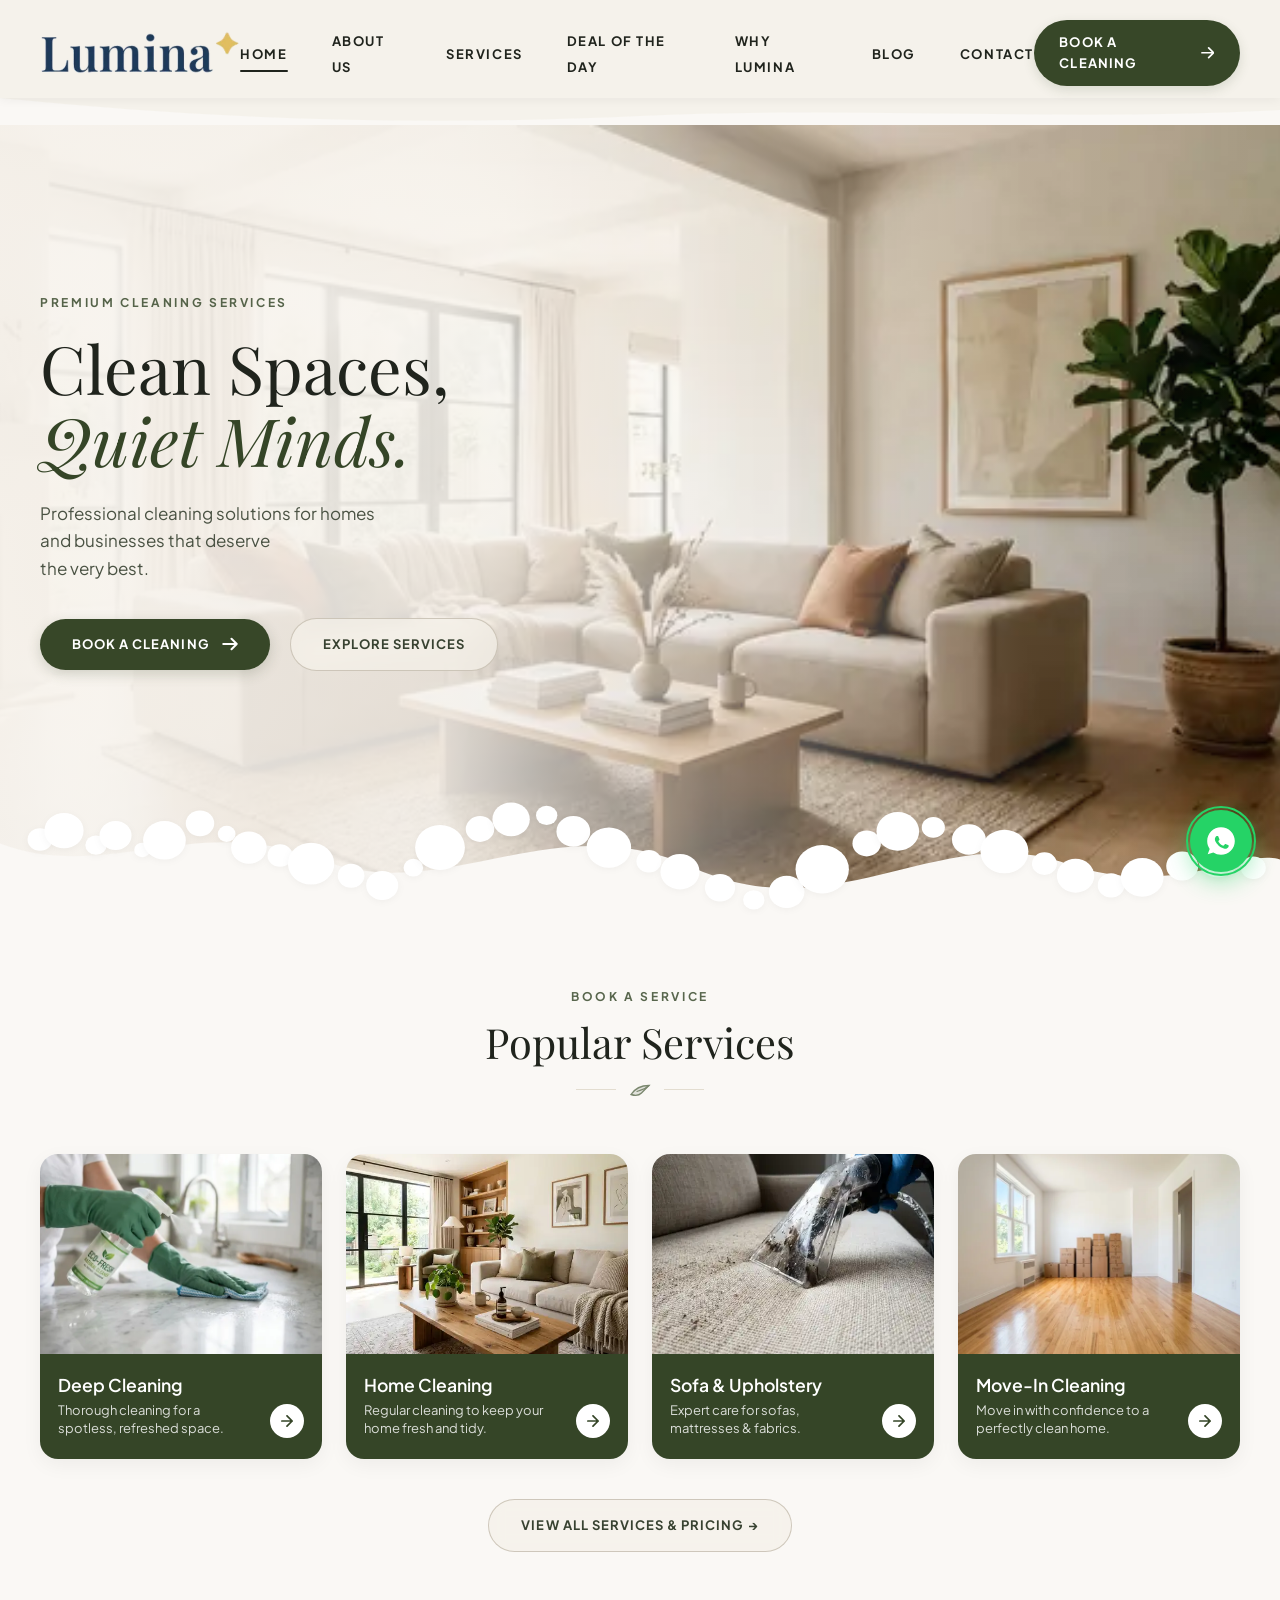
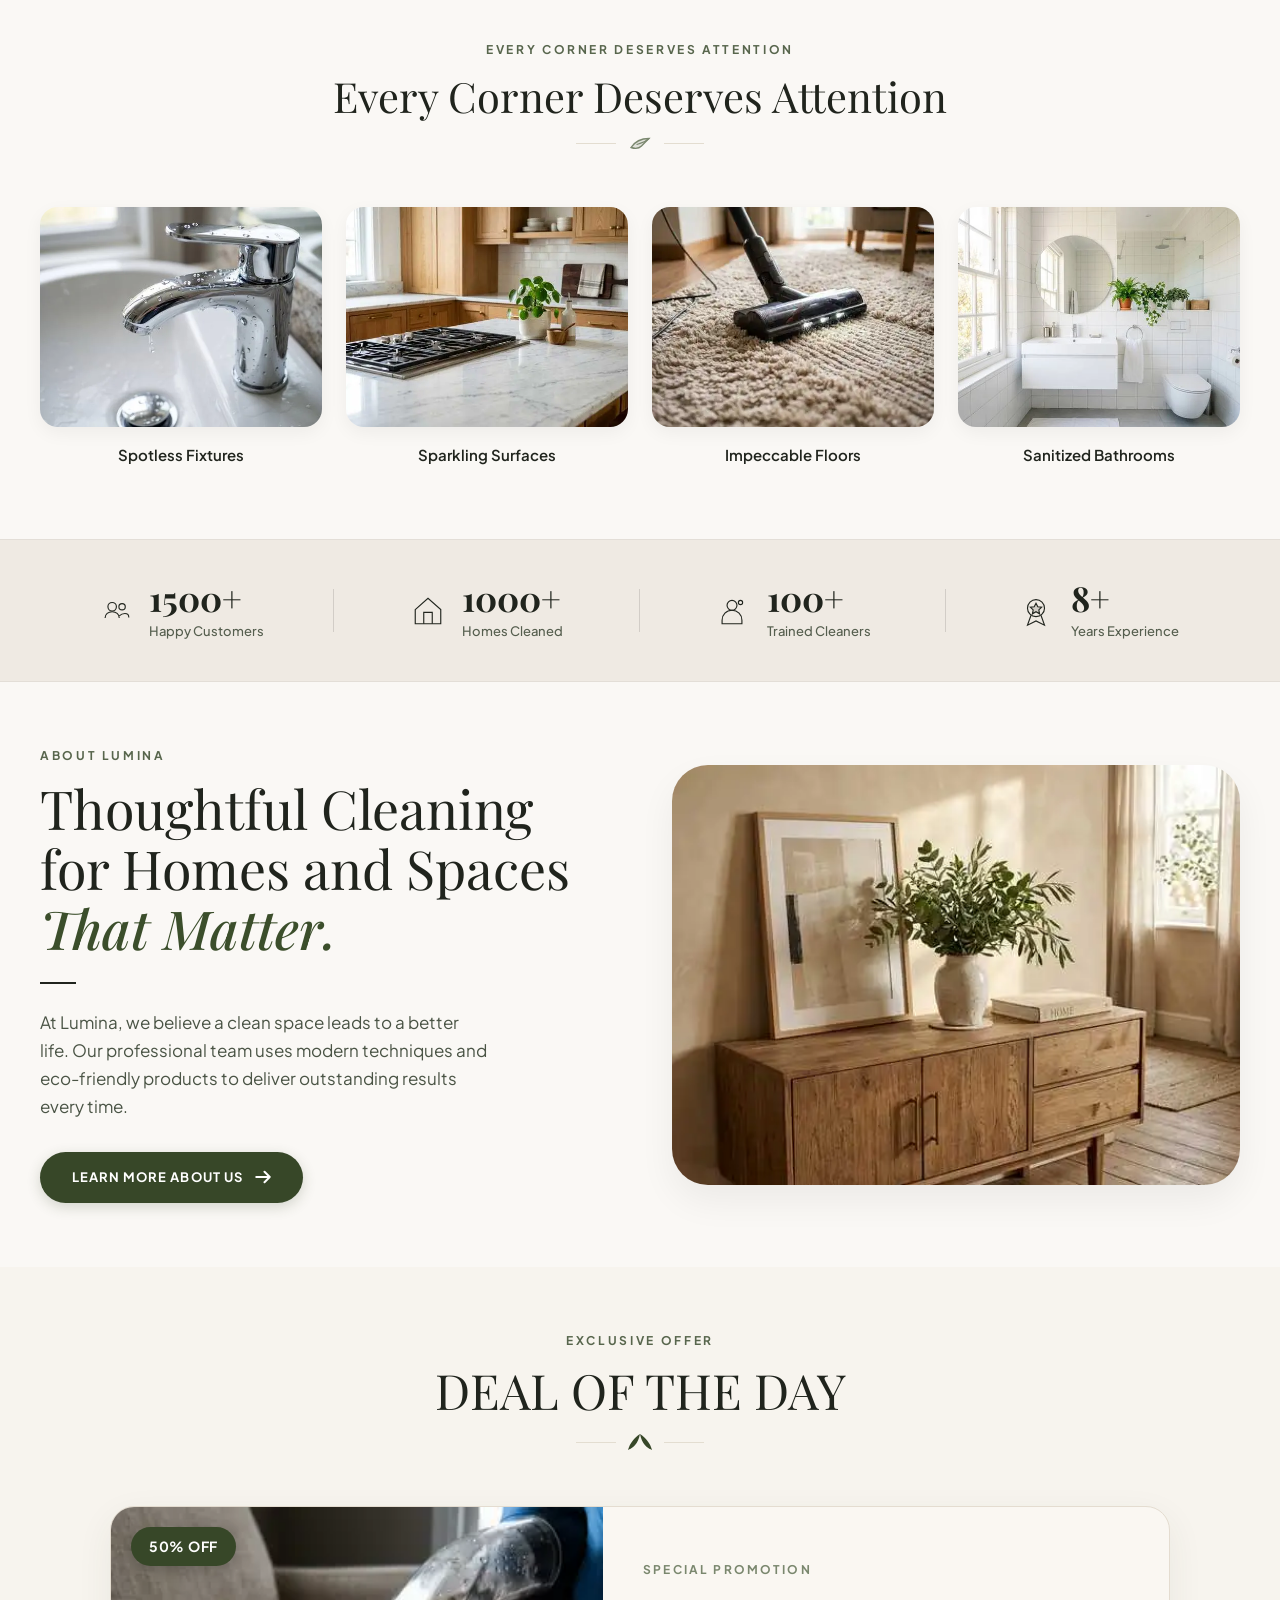
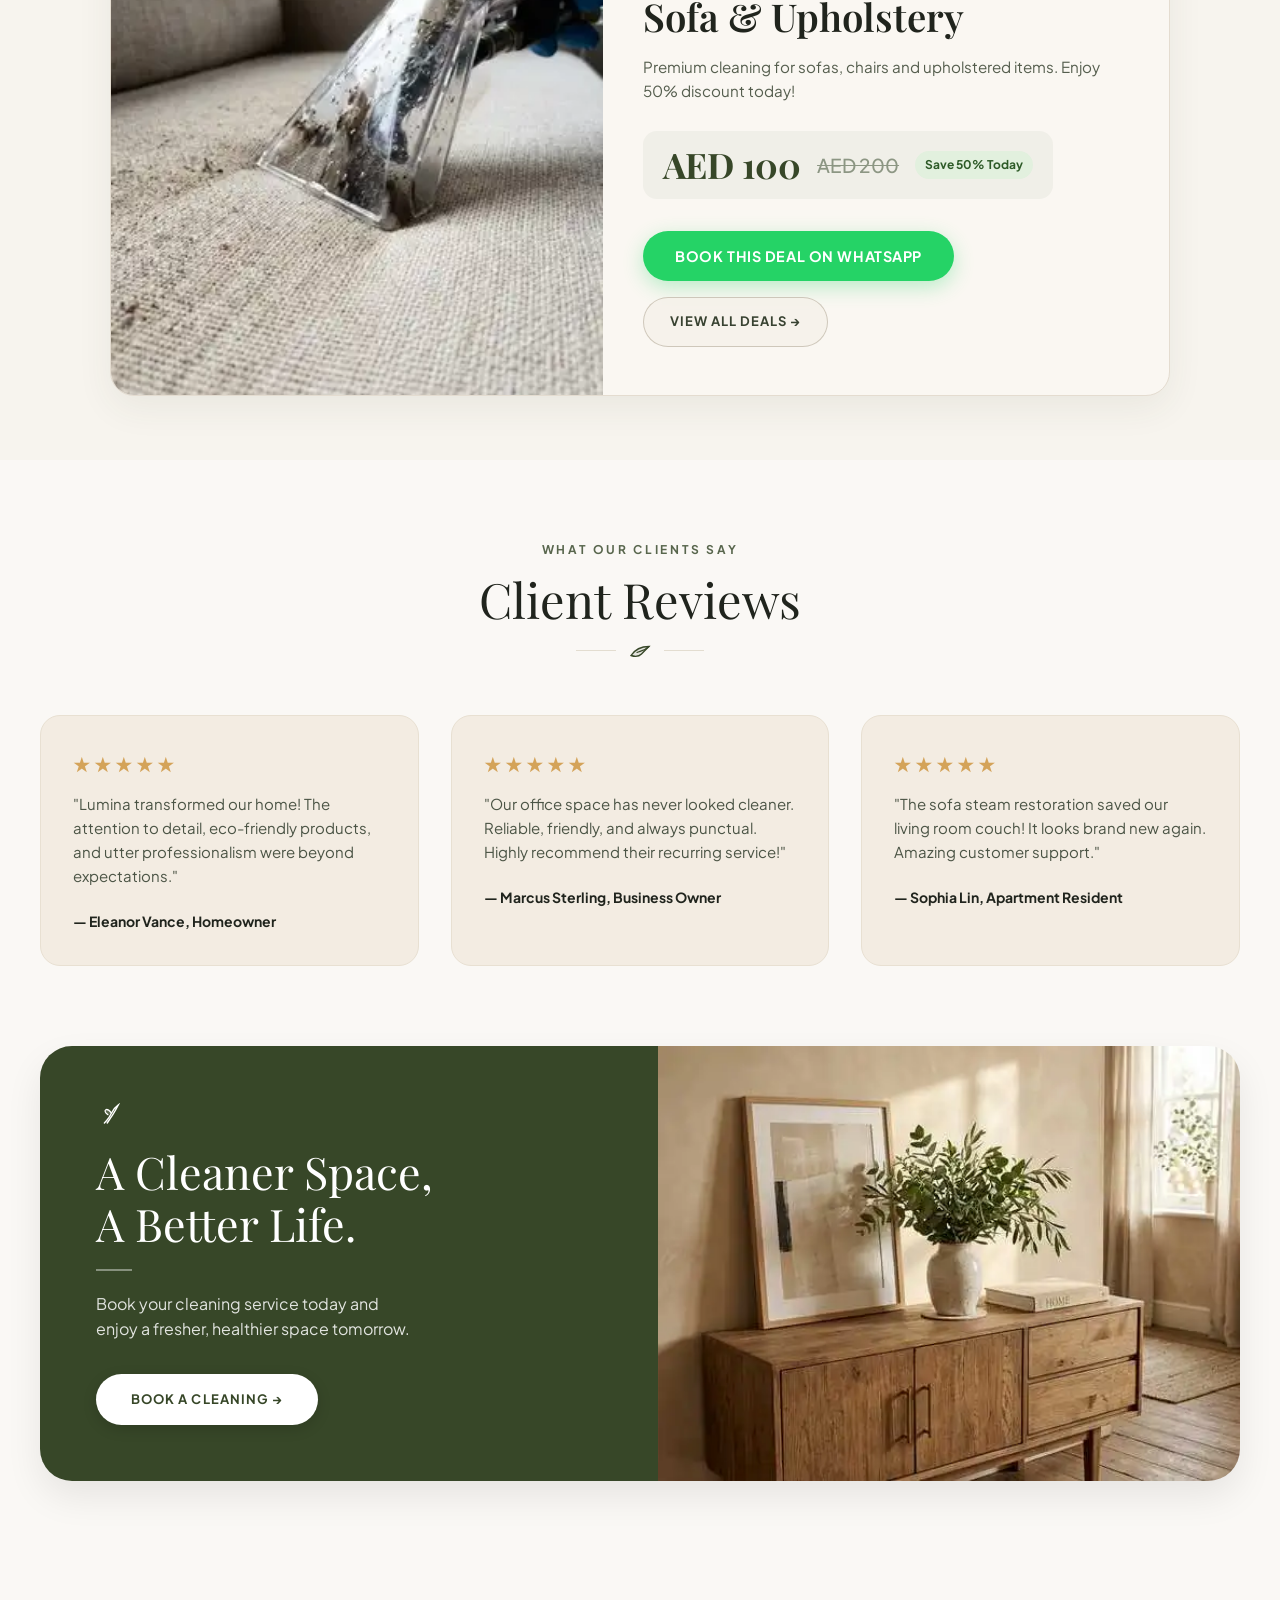
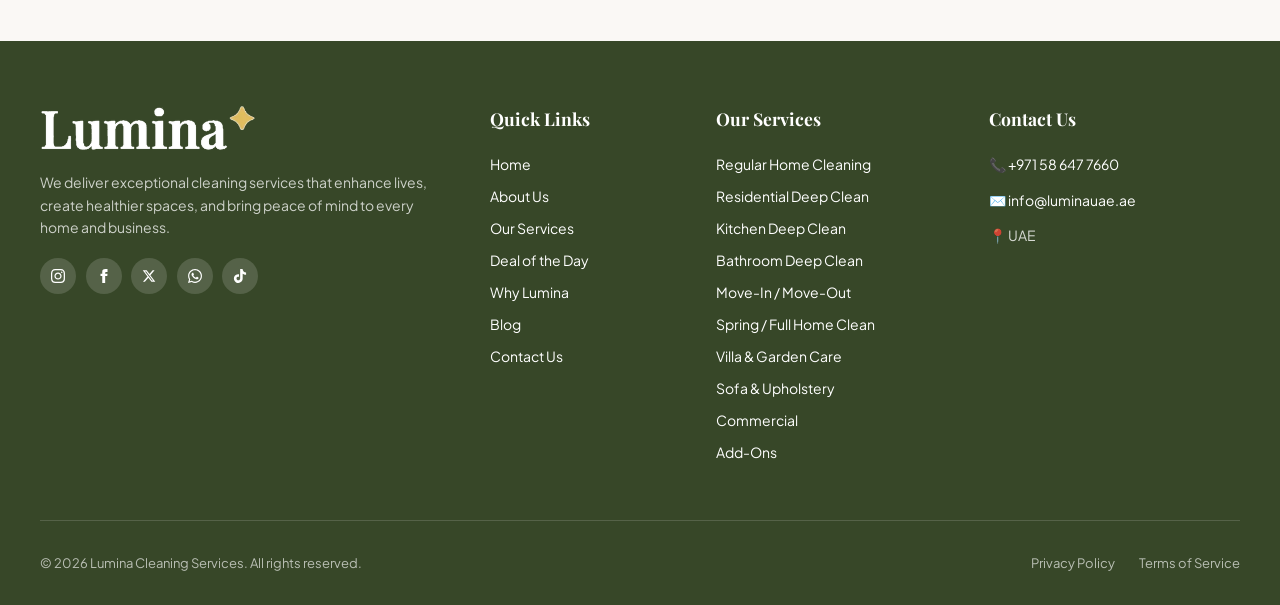
<file: index.html>
<!DOCTYPE html>
<html lang="en">

<head>
  <meta charset="UTF-8">
  <meta name="viewport" content="width=device-width, initial-scale=1.0">
  <title>Lumina Cleaning Services - Clean Spaces, Quiet Minds</title>
  <meta name="description"
    content="Professional cleaning solutions for homes and businesses that deserve the very best. Premium eco-friendly cleaning services with guaranteed satisfaction.">
  <!-- Favicon -->
  <link rel="icon" type="image/png" href="assets/favicon.png">
  <link rel="shortcut icon" href="assets/favicon.ico">
  <link rel="apple-touch-icon" href="assets/favicon.png">
  <link rel="stylesheet" href="styles.css">
</head>

<body>

  <!-- ==========================================
       HEADER & NAVIGATION BAR
       ========================================== -->
  <header class="header" id="header">
    <div class="header-container">

      <!-- Brand Logo -->
      <a href="index.html" class="logo" id="brand-logo" aria-label="Lumina Cleaning Services Home">
        <img loading="eager" fetchpriority="high" width="160" height="38" src="assets/logo.webp" alt="Lumina Cleaning Services Logo" class="brand-logo-img">
      </a>

      <!-- Navigation Links -->
      <nav aria-label="Main Navigation">
        <ul class="nav-menu" id="nav-menu">
          <li><a href="index.html" class="nav-link active" id="nav-home">HOME</a></li>
          <li><a href="about.html" class="nav-link" id="nav-about">ABOUT US</a></li>
          <li><a href="services.html" class="nav-link" id="nav-services">SERVICES</a></li>
          <li><a href="deal-of-the-day.html" class="nav-link" id="nav-deal">DEAL OF THE DAY</a></li>
          <li><a href="why-lumina.html" class="nav-link" id="nav-whyus">WHY LUMINA</a></li>
          <li><a href="blog.html" class="nav-link" id="nav-blog">BLOG</a></li>
          <li><a href="contact.html" class="nav-link" id="nav-contact">CONTACT</a></li>
        </ul>
      </nav>

      <!-- Action CTA Button -->
      <div style="display: flex; align-items: center; gap: 1rem;">
        <a href="contact.html" class="btn-header-cta" id="btn-header-book">
          <span>BOOK A CLEANING</span>
          <svg width="14" height="12" viewBox="0 0 14 12" fill="none" xmlns="http://www.w3.org/2000/svg">
            <path d="M8 1L13 6M13 6L8 11M13 6H1" stroke="currentColor" stroke-width="1.8" stroke-linecap="round"
              stroke-linejoin="round" />
          </svg>
        </a>

        <!-- Mobile Toggle Button -->
        <button class="mobile-nav-toggle" id="mobile-toggle" aria-label="Toggle menu">
          <span></span>
          <span></span>
          <span></span>
        </button>
      </div>

    </div>
  </header>

  <!-- Top Header Wave Divider -->
  <div class="header-wave-divider">
    <svg viewBox="0 0 1440 28" fill="none" preserveAspectRatio="none" xmlns="http://www.w3.org/2000/svg">
      <path d="M0 0C240 22 480 28 720 18C960 8 1200 24 1440 12V28H0V0Z" fill="#FAF8F5" />
    </svg>
  </div>

  <!-- ==========================================
       HERO BANNER
       ========================================== -->
  <section id="home" class="hero">
    <div class="hero-overlay"></div>

    <div class="hero-container">
      <div class="hero-content">
        <!-- Eyebrow Subtitle -->
        <span class="hero-eyebrow" id="hero-eyebrow">PREMIUM CLEANING SERVICES</span>

        <!-- Main Headline -->
        <h1 class="hero-title" id="hero-title">
          Clean Spaces,<br>
          <span style="font-style: italic; color: #354527;">Quiet Minds.</span>
        </h1>

        <!-- Descriptive Paragraph -->
        <p class="hero-description" id="hero-description">
          Professional cleaning solutions for homes<br>
          and businesses that deserve<br>
          the very best.
        </p>

        <!-- Action Buttons -->
        <div class="hero-actions">
          <a href="contact.html" class="btn-primary-hero" id="btn-hero-book">
            <span>BOOK A CLEANING</span>
            <svg width="16" height="14" viewBox="0 0 16 14" fill="none" xmlns="http://www.w3.org/2000/svg">
              <path d="M9.5 1.75L14.75 7M14.75 7L9.5 12.25M14.75 7H1.25" stroke="currentColor" stroke-width="2"
                stroke-linecap="round" stroke-linejoin="round" />
            </svg>
          </a>

          <a href="services.html" class="btn-secondary-hero" id="btn-hero-explore">
            EXPLORE SERVICES
          </a>
        </div>
      </div>
    </div>

    <!-- FOAM & SOAP BUBBLE BOTTOM WAVE EFFECT -->
    <div class="foam-wave-container">
      <svg class="foam-svg" viewBox="0 0 1440 180" fill="none" preserveAspectRatio="none"
        xmlns="http://www.w3.org/2000/svg">
        <path class="foam-wave-path" d="M0 90 
                 C 120 140, 220 50, 360 110 
                 C 500 170, 620 40, 780 120 
                 C 940 200, 1060 60, 1200 115 
                 C 1320 160, 1400 95, 1440 110 
                 L 1440 180 L 0 180 Z" />

        <g class="foam-bubbles-group">
          <g class="anim-float-1">
            <circle class="foam-bubble" cx="45" cy="85" r="14" />
            <circle class="foam-bubble-highlight" cx="41" cy="81" r="4" fill="white" opacity="0.8" />
            <circle class="foam-bubble" cx="72" cy="74" r="22" />
            <circle class="foam-bubble-highlight" cx="66" cy="68" r="6" fill="white" opacity="0.8" />
            <circle class="foam-bubble" cx="108" cy="92" r="12" />
            <circle class="foam-bubble" cx="130" cy="80" r="18" />
            <circle class="foam-bubble" cx="160" cy="98" r="9" />
            <circle class="foam-bubble" cx="185" cy="86" r="24" />
            <circle class="foam-bubble-highlight" cx="178" cy="79" r="7" fill="white" opacity="0.8" />
            <circle class="foam-bubble" cx="225" cy="65" r="16" />
            <circle class="foam-bubble" cx="255" cy="78" r="10" />
            <circle class="foam-bubble" cx="280" cy="95" r="20" />
            <circle class="foam-bubble" cx="315" cy="105" r="14" />
          </g>
          <g class="anim-float-2">
            <circle class="foam-bubble" cx="350" cy="115" r="26" />
            <circle class="foam-bubble-highlight" cx="342" cy="107" r="8" fill="white" opacity="0.8" />
            <circle class="foam-bubble" cx="395" cy="130" r="15" />
            <circle class="foam-bubble" cx="430" cy="142" r="18" />
            <circle class="foam-bubble" cx="465" cy="120" r="11" />
            <circle class="foam-bubble" cx="495" cy="95" r="28" />
            <circle class="foam-bubble-highlight" cx="486" cy="86" r="9" fill="white" opacity="0.85" />
            <circle class="foam-bubble" cx="540" cy="72" r="16" />
            <circle class="foam-bubble" cx="575" cy="60" r="21" />
            <circle class="foam-bubble" cx="615" cy="55" r="12" />
            <circle class="foam-bubble" cx="645" cy="75" r="19" />
            <circle class="foam-bubble" cx="685" cy="95" r="25" />
          </g>
          <g class="anim-float-3">
            <circle class="foam-bubble" cx="730" cy="112" r="14" />
            <circle class="foam-bubble" cx="765" cy="125" r="22" />
            <circle class="foam-bubble-highlight" cx="758" cy="118" r="6" fill="white" opacity="0.8" />
            <circle class="foam-bubble" cx="810" cy="145" r="17" />
            <circle class="foam-bubble" cx="848" cy="160" r="12" />
            <circle class="foam-bubble" cx="885" cy="150" r="20" />
            <circle class="foam-bubble" cx="925" cy="122" r="30" />
            <circle class="foam-bubble-highlight" cx="914" cy="111" r="10" fill="white" opacity="0.85" />
            <circle class="foam-bubble" cx="975" cy="90" r="16" />
            <circle class="foam-bubble" cx="1010" cy="75" r="24" />
            <circle class="foam-bubble-highlight" cx="1002" cy="67" r="7" fill="white" opacity="0.8" />
            <circle class="foam-bubble" cx="1050" cy="70" r="13" />
          </g>
          <g class="anim-float-1">
            <circle class="foam-bubble" cx="1090" cy="85" r="19" />
            <circle class="foam-bubble" cx="1130" cy="100" r="27" />
            <circle class="foam-bubble-highlight" cx="1120" cy="90" r="8" fill="white" opacity="0.8" />
            <circle class="foam-bubble" cx="1175" cy="115" r="14" />
            <circle class="foam-bubble" cx="1210" cy="130" r="21" />
            <circle class="foam-bubble" cx="1250" cy="142" r="15" />
            <circle class="foam-bubble" cx="1285" cy="132" r="24" />
            <circle class="foam-bubble-highlight" cx="1277" cy="124" r="7" fill="white" opacity="0.8" />
            <circle class="foam-bubble" cx="1330" cy="118" r="18" />
            <circle class="foam-bubble" cx="1370" cy="110" r="22" />
            <circle class="foam-bubble" cx="1410" cy="120" r="14" />
          </g>
        </g>
      </svg>
    </div>
  </section>

  <!-- ==========================================
       SECTION: BOOK A SERVICE QUICK CARDS
       ========================================== -->
  <section class="book-service-section">
    <div class="section-container">
      <div class="section-header-center">
        <span class="section-eyebrow">BOOK A SERVICE</span>
        <h2 class="section-title-main"
          style="font-family: var(--font-serif); font-size: 2.6rem; color: #20241D; font-weight: 400; margin-top: 0.2rem;">
          Popular Services</h2>
        <div class="leaf-divider" style="margin-top: 0.6rem;">
          <div class="leaf-divider-line"></div>
          <svg class="leaf-divider-svg" viewBox="0 0 32 20" fill="none" xmlns="http://www.w3.org/2000/svg">
            <path d="M4 16C8 10 16 4 28 4C28 4 22 10 18 14C14 18 10 18 4 16Z" stroke="#7A876E" stroke-width="1.8"
              fill="rgba(122, 135, 110, 0.2)" />
            <path d="M12 12C16 10 22 10 28 4" stroke="#7A876E" stroke-width="1.5" stroke-linecap="round" />
          </svg>
          <div class="leaf-divider-line"></div>
        </div>
      </div>

      <!-- 4-CARD GRID -->
      <div class="book-cards-grid">
        <!-- Card 1 -->
        <div class="book-card" onclick="openServiceDetailsModal('deep-cleaning')">
          <div class="book-card-img-wrap">
            <img loading="lazy" width="600" height="448" src="assets/service_deep_cleaning.webp" alt="Deep Cleaning" class="book-card-img" />
          </div>
          <div class="book-card-body">
            <div class="book-card-content">
              <h3 class="book-card-title">Deep Cleaning</h3>
              <p class="book-card-desc">Thorough cleaning for a spotless, refreshed space.</p>
            </div>
            <button class="btn-circle-arrow" aria-label="View Deep Cleaning Details" onclick="event.stopPropagation(); openServiceDetailsModal('deep-cleaning');">
              <svg width="12" height="12" viewBox="0 0 14 14" fill="none" xmlns="http://www.w3.org/2000/svg">
                <path d="M1 7H13M13 7L7 1M13 7L7 13" stroke="#354527" stroke-width="2" stroke-linecap="round"
                  stroke-linejoin="round" />
              </svg>
            </button>
          </div>
        </div>

        <!-- Card 2 -->
        <div class="book-card" onclick="openServiceDetailsModal('home-cleaning')">
          <div class="book-card-img-wrap">
            <img loading="lazy" width="480" height="358" src="assets/service_home_cleaning.webp" alt="Home Cleaning" class="book-card-img" />
          </div>
          <div class="book-card-body">
            <div class="book-card-content">
              <h3 class="book-card-title">Home Cleaning</h3>
              <p class="book-card-desc">Regular cleaning to keep your home fresh and tidy.</p>
            </div>
            <button class="btn-circle-arrow" aria-label="View Home Cleaning Details" onclick="event.stopPropagation(); openServiceDetailsModal('home-cleaning');">
              <svg width="12" height="12" viewBox="0 0 14 14" fill="none" xmlns="http://www.w3.org/2000/svg">
                <path d="M1 7H13M13 7L7 1M13 7L7 13" stroke="#354527" stroke-width="2" stroke-linecap="round"
                  stroke-linejoin="round" />
              </svg>
            </button>
          </div>
        </div>

        <!-- Card 3 -->
        <div class="book-card" onclick="openServiceDetailsModal('sofa-upholstery')">
          <div class="book-card-img-wrap">
            <img loading="lazy" width="420" height="313" src="assets/service_sofa_upholstery.webp" alt="Sofa & Upholstery" class="book-card-img" />
          </div>
          <div class="book-card-body">
            <div class="book-card-content">
              <h3 class="book-card-title">Sofa &amp; Upholstery</h3>
              <p class="book-card-desc">Expert care for sofas, mattresses &amp; fabrics.</p>
            </div>
            <button class="btn-circle-arrow" aria-label="View Sofa & Upholstery Details" onclick="event.stopPropagation(); openServiceDetailsModal('sofa-upholstery');">
              <svg width="12" height="12" viewBox="0 0 14 14" fill="none" xmlns="http://www.w3.org/2000/svg">
                <path d="M1 7H13M13 7L7 1M13 7L7 13" stroke="#354527" stroke-width="2" stroke-linecap="round"
                  stroke-linejoin="round" />
              </svg>
            </button>
          </div>
        </div>

        <!-- Card 4 -->
        <div class="book-card" onclick="openServiceDetailsModal('move-in-cleaning')">
          <div class="book-card-img-wrap">
            <img loading="lazy" width="600" height="448" src="assets/service_move_in.webp" alt="Move-In Cleaning" class="book-card-img" />
          </div>
          <div class="book-card-body">
            <div class="book-card-content">
              <h3 class="book-card-title">Move-In Cleaning</h3>
              <p class="book-card-desc">Move in with confidence to a perfectly clean home.</p>
            </div>
            <button class="btn-circle-arrow" aria-label="View Move-In Cleaning Details" onclick="event.stopPropagation(); openServiceDetailsModal('move-in-cleaning');">
              <svg width="12" height="12" viewBox="0 0 14 14" fill="none" xmlns="http://www.w3.org/2000/svg">
                <path d="M1 7H13M13 7L7 1M13 7L7 13" stroke="#354527" stroke-width="2" stroke-linecap="round"
                  stroke-linejoin="round" />
              </svg>
            </button>
          </div>
        </div>
      </div>

      <div style="text-align: center; margin-top: 2.5rem;">
        <a href="services.html" class="btn-secondary-hero">
          VIEW ALL SERVICES & PRICING &rarr;
        </a>
      </div>
    </div>
  </section>



  <!-- ==========================================
       SECTION: EVERY CORNER DESERVES ATTENTION
       ========================================== -->
  <section class="corners-section">
    <div class="section-container">
      <div class="section-header-center">
        <span class="section-eyebrow">EVERY CORNER DESERVES ATTENTION</span>
        <h2 class="section-title-main"
          style="font-family: var(--font-serif); font-size: 2.6rem; color: #20241D; font-weight: 400; margin-top: 0.2rem;">
          Every Corner Deserves Attention</h2>
        <div class="leaf-divider" style="margin-top: 0.6rem;">
          <div class="leaf-divider-line"></div>
          <svg class="leaf-divider-svg" viewBox="0 0 32 20" fill="none" xmlns="http://www.w3.org/2000/svg">
            <path d="M4 16C8 10 16 4 28 4C28 4 22 10 18 14C14 18 10 18 4 16Z" stroke="#7A876E" stroke-width="1.8"
              fill="rgba(122, 135, 110, 0.2)" />
            <path d="M12 12C16 10 22 10 28 4" stroke="#7A876E" stroke-width="1.5" stroke-linecap="round" />
          </svg>
          <div class="leaf-divider-line"></div>
        </div>
      </div>

      <!-- 4-IMAGE CARDS GRID -->
      <div class="corner-cards-grid">
        <!-- Item 1: Spotless Fixtures -->
        <div class="corner-item" onclick="openCornerDetailModal('fixtures')" role="button" tabindex="0" aria-label="View Spotless Fixtures Details">
          <div class="corner-img-wrap">
            <img loading="lazy" width="580" height="433" src="assets/detail_fixtures.webp" alt="Spotless Fixtures" class="corner-img" />
          </div>
          <h4 class="corner-caption">Spotless Fixtures</h4>
        </div>

        <!-- Item 2: Sparkling Surfaces -->
        <div class="corner-item" onclick="openCornerDetailModal('surfaces')" role="button" tabindex="0" aria-label="View Sparkling Surfaces Details">
          <div class="corner-img-wrap">
            <img loading="lazy" width="580" height="433" src="assets/detail_surfaces.webp" alt="Sparkling Surfaces" class="corner-img" />
          </div>
          <h4 class="corner-caption">Sparkling Surfaces</h4>
        </div>

        <!-- Item 3: Impeccable Floors -->
        <div class="corner-item" onclick="openCornerDetailModal('floors')" role="button" tabindex="0" aria-label="View Impeccable Floors Details">
          <div class="corner-img-wrap">
            <img loading="lazy" width="480" height="358" src="assets/detail_floors.webp" alt="Impeccable Floors" class="corner-img" />
          </div>
          <h4 class="corner-caption">Impeccable Floors</h4>
        </div>

        <!-- Item 4: Sanitized Bathrooms -->
        <div class="corner-item" onclick="openCornerDetailModal('bathrooms')" role="button" tabindex="0" aria-label="View Sanitized Bathrooms Details">
          <div class="corner-img-wrap">
            <img loading="lazy" width="580" height="433" src="assets/detail_bathrooms.webp" alt="Sanitized Bathrooms" class="corner-img" />
          </div>
          <h4 class="corner-caption">Sanitized Bathrooms</h4>
        </div>
      </div>
    </div>
  </section>

  <!-- ==========================================
       SECTION: STATS COUNTER BAR
       ========================================== -->
  <section class="stats-counter-bar">
    <div class="section-container">
      <div class="stats-bar-grid">
        <!-- Stat 1 -->
        <div class="stat-bar-item">
          <div class="stat-bar-icon">
            <svg width="34" height="34" viewBox="0 0 48 48" fill="none" stroke="#20241D" stroke-width="1.6">
              <circle cx="20" cy="18" r="6" />
              <path d="M10 34C10 28.5 14.5 25 20 25C25.5 25 30 28.5 30 34" />
              <circle cx="34" cy="18" r="4.5" />
              <path d="M30 31C32 29 34.5 27.5 38 27.5C41 27.5 43.5 29 43.5 33" />
            </svg>
          </div>
          <div class="stat-bar-text">
            <span class="stat-bar-number">1500+</span>
            <span class="stat-bar-label">Happy Customers</span>
          </div>
        </div>

        <!-- Stat 2 -->
        <div class="stat-bar-item">
          <div class="stat-bar-icon">
            <svg width="34" height="34" viewBox="0 0 48 48" fill="none" stroke="#20241D" stroke-width="1.6">
              <path d="M6 22L24 6L42 22V42H6V22Z" />
              <path d="M18 42V26H30V42" />
            </svg>
          </div>
          <div class="stat-bar-text">
            <span class="stat-bar-number">1000+</span>
            <span class="stat-bar-label">Homes Cleaned</span>
          </div>
        </div>

        <!-- Stat 3 -->
        <div class="stat-bar-item">
          <div class="stat-bar-icon">
            <svg width="34" height="34" viewBox="0 0 48 48" fill="none" stroke="#20241D" stroke-width="1.6">
              <circle cx="24" cy="16" r="7" />
              <path d="M24 23C16 23 10 29 10 37V42H38V37C38 29 32 23 24 23Z" />
              <circle cx="36" cy="12" r="3" />
            </svg>
          </div>
          <div class="stat-bar-text">
            <span class="stat-bar-number">100+</span>
            <span class="stat-bar-label">Trained Cleaners</span>
          </div>
        </div>

        <!-- Stat 4 -->
        <div class="stat-bar-item">
          <div class="stat-bar-icon">
            <svg width="34" height="34" viewBox="0 0 48 48" fill="none" stroke="#20241D" stroke-width="1.6">
              <circle cx="24" cy="20" r="12" />
              <path d="M17 30L12 44L24 38L36 44L31 30" />
              <path d="M24 13L26.5 18L32 18.5L28 22.5L29 28L24 25L19 28L20 22.5L16 18.5L21.5 18L24 13Z"
                fill="rgba(32, 36, 29, 0.15)" />
            </svg>
          </div>
          <div class="stat-bar-text">
            <span class="stat-bar-number">8+</span>
            <span class="stat-bar-label">Years Experience</span>
          </div>
        </div>
      </div>
    </div>
  </section>

  <!-- ==========================================
       SECTION: ABOUT US HIGHLIGHT
       ========================================== -->
  <section class="about-hero-section" style="padding-top: 4rem; padding-bottom: 4rem;">
    <div class="section-container">
      <div class="about-hero-grid">
        <div class="about-hero-text">
          <span class="section-eyebrow">ABOUT LUMINA</span>
          <h2 class="about-hero-title">
            Thoughtful Cleaning<br>
            for Homes and Spaces<br>
            <span class="highlight-green">That Matter.</span>
          </h2>
          <div class="short-line-divider"></div>
          <p class="about-hero-paragraph" style="margin-bottom: 2rem;">
            At Lumina, we believe a clean space leads to a better life. Our professional team uses modern techniques and eco-friendly products to deliver outstanding results every time.
          </p>
          <a href="about.html" class="btn-primary-hero">
            <span>LEARN MORE ABOUT US</span>
            <svg width="16" height="14" viewBox="0 0 16 14" fill="none" xmlns="http://www.w3.org/2000/svg">
              <path d="M9.5 1.75L14.75 7M14.75 7L9.5 12.25M14.75 7H1.25" stroke="currentColor" stroke-width="2"
                stroke-linecap="round" stroke-linejoin="round" />
            </svg>
          </a>
        </div>

        <div class="about-hero-image-container">
          <div class="about-hero-img-wrap">
            <img loading="lazy" width="540" height="403" src="assets/about_hero_decor.webp" alt="Thoughtful aesthetic home decor" class="about-hero-img" />
          </div>
        </div>
      </div>
    </div>
  </section>

  <!-- ==========================================
       SECTION: DEAL OF THE DAY PROMO SNIPPET
       ========================================== -->
  <section class="promotions-section" style="padding: 4rem 0;">
    <div class="section-container">
      <div class="section-header-center">
        <span class="section-eyebrow">EXCLUSIVE OFFER</span>
        <h2 class="section-title-main">DEAL OF THE DAY</h2>
        <div class="leaf-divider">
          <div class="leaf-divider-line"></div>
          <svg class="leaf-divider-svg" viewBox="0 0 24 16" fill="currentColor">
            <path d="M12 0C6 4 2 9 0 16c5-2 10-6 12-16zm0 0c6 4 10 9 12 16-5-2-10-6-12-16z" />
          </svg>
          <div class="leaf-divider-line"></div>
        </div>
      </div>

      <div class="deal-of-day-banner">
        <div class="deal-banner-image-wrap">
          <img loading="lazy" width="420" height="313" src="assets/service_sofa_upholstery.webp" alt="Sofa & Upholstery Cleaning" class="deal-banner-img" />
          <span class="deal-discount-badge">50% OFF</span>
        </div>

        <div class="deal-banner-content">
          <div class="deal-tag-row">
            <span class="deal-eyebrow-tag">SPECIAL PROMOTION</span>
          </div>

          <h3 class="deal-banner-title">Sofa &amp; Upholstery</h3>

          <p class="deal-banner-desc">
            Premium cleaning for sofas, chairs and upholstered items. Enjoy 50% discount today!
          </p>

          <div class="deal-price-wrapper">
            <span class="deal-price-current">AED 100</span>
            <span class="deal-price-old">AED 200</span>
            <span class="deal-savings-pill">Save 50% Today</span>
          </div>

          <div style="display: flex; gap: 1rem; flex-wrap: wrap;">
            <button class="btn-deal-whatsapp"
              onclick="bookSofaCleaningWhatsApp()">
              <span>BOOK THIS DEAL ON WHATSAPP</span>
            </button>
            <a href="deal-of-the-day.html" class="btn-secondary-hero" style="padding: 0.85rem 1.6rem;">
              VIEW ALL DEALS &rarr;
            </a>
          </div>
        </div>
      </div>
    </div>
  </section>

  <!-- ==========================================
       SECTION: REVIEWS
       ========================================== -->
  <section class="reviews-section" style="padding: 5rem 0; background-color: var(--bg-cream);">
    <div class="section-container">
      <div class="section-header-center">
        <span class="section-eyebrow">WHAT OUR CLIENTS SAY</span>
        <h2 class="section-title-main">Client Reviews</h2>
        <div class="leaf-divider">
          <div class="leaf-divider-line"></div>
          <svg class="leaf-divider-svg" viewBox="0 0 32 20" fill="none" xmlns="http://www.w3.org/2000/svg">
            <path d="M4 16C8 10 16 4 28 4C28 4 22 10 18 14C14 18 10 18 4 16Z" stroke="currentColor" stroke-width="1.8"
              fill="rgba(55,71,40,0.12)" />
            <path d="M12 12C16 10 22 10 28 4" stroke="currentColor" stroke-width="1.5" stroke-linecap="round" />
          </svg>
          <div class="leaf-divider-line"></div>
        </div>
      </div>

      <div class="reviews-grid"
        style="display: grid; grid-template-columns: repeat(auto-fit, minmax(300px, 1fr)); gap: 2rem;">
        <div class="review-card"
          style="background: #F3ECE2; border-radius: 20px; padding: 2rem; border: 1px solid #E8E0D2;">
          <div style="color: #D4A359; font-size: 1.25rem; margin-bottom: 0.75rem;">★ ★ ★ ★ ★</div>
          <p style="font-size: 0.9375rem; color: #4B5445; line-height: 1.6; margin-bottom: 1.25rem;">"Lumina transformed our home! The attention to detail, eco-friendly products, and utter professionalism were beyond expectations."</p>
          <span style="font-weight: 700; font-size: 0.875rem; color: #20241D;">&mdash; Eleanor Vance, Homeowner</span>
        </div>

        <div class="review-card"
          style="background: #F3ECE2; border-radius: 20px; padding: 2rem; border: 1px solid #E8E0D2;">
          <div style="color: #D4A359; font-size: 1.25rem; margin-bottom: 0.75rem;">★ ★ ★ ★ ★</div>
          <p style="font-size: 0.9375rem; color: #4B5445; line-height: 1.6; margin-bottom: 1.25rem;">"Our office space has never looked cleaner. Reliable, friendly, and always punctual. Highly recommend their recurring service!"</p>
          <span style="font-weight: 700; font-size: 0.875rem; color: #20241D;">&mdash; Marcus Sterling, Business Owner</span>
        </div>

        <div class="review-card"
          style="background: #F3ECE2; border-radius: 20px; padding: 2rem; border: 1px solid #E8E0D2;">
          <div style="color: #D4A359; font-size: 1.25rem; margin-bottom: 0.75rem;">★ ★ ★ ★ ★</div>
          <p style="font-size: 0.9375rem; color: #4B5445; line-height: 1.6; margin-bottom: 1.25rem;">"The sofa steam restoration saved our living room couch! It looks brand new again. Amazing customer support."</p>
          <span style="font-weight: 700; font-size: 0.875rem; color: #20241D;">&mdash; Sophia Lin, Apartment Resident</span>
        </div>
      </div>
    </div>
  </section>

  <!-- ==========================================
       CTA BANNER
       ========================================== -->
  <div class="cta-banner-section" style="padding-bottom: 4rem;">
    <div class="section-container">
      <div class="cta-banner-card">
        <div class="cta-banner-left">
          <svg width="28" height="28" viewBox="0 0 40 40" fill="none" xmlns="http://www.w3.org/2000/svg"
            style="color: #FFF; margin-bottom: 1rem;">
            <path d="M12 30C12 30 18 24 22 16C26 8 32 4 32 4C32 4 28 12 24 18C20 24 16 30 16 30" stroke="currentColor"
              stroke-width="2" stroke-linecap="round" />
            <path d="M22 16C20 12 16 10 14 11C12 12 13 16 17 18" stroke="currentColor" stroke-width="1.8"
              stroke-linecap="round" fill="rgba(255, 255, 255, 0.2)" />
          </svg>
          <h2 class="cta-banner-title">
            A Cleaner Space,<br>
            A Better Life.
          </h2>
          <div class="short-line-divider" style="background-color: rgba(255,255,255,0.4); margin: 1.25rem 0;"></div>
          <p class="cta-banner-desc">
            Book your cleaning service today and<br>enjoy a fresher, healthier space tomorrow.
          </p>
          <a href="contact.html" class="btn-white-cta">
            BOOK A CLEANING &rarr;
          </a>
        </div>
        <div class="cta-banner-right">
          <img loading="lazy" width="540" height="403" src="assets/about_hero_decor.webp" alt="Aesthetic clean home space" class="cta-banner-img" />
        </div>
      </div>
    </div>
  </div>

  <!-- ==========================================
       GLOBAL FOOTER
       ========================================== -->
  <footer class="footer" style="background-color: #374728; color: #FFF; padding: 4rem 2.5rem 2rem 2.5rem;">
    <div style="max-width: 1280px; margin: 0 auto;">
      <div class="footer-grid">
        <!-- Brand & Description -->
        <div>
          <a href="index.html" class="footer-logo" aria-label="Lumina Cleaning Services Home"
            style="display: block; margin-bottom: 1.25rem;">
            <img loading="lazy" width="160" height="38" src="assets/logo-white.webp" alt="Lumina Cleaning Services Logo" class="brand-footer-logo-img">
          </a>
          <p style="font-size: 0.875rem; color: rgba(255,255,255,0.75); line-height: 1.6; margin-bottom: 1.25rem;">
            We deliver exceptional cleaning services that enhance lives, create healthier spaces, and bring peace of
            mind to every home and business.
          </p>
          <div class="info-social-links" style="margin-top: 0.5rem;">
            <a href="https://www.instagram.com/lumina_dxb?stkn=ZjNrdGttaXVpeno4" target="_blank" rel="noopener noreferrer" class="social-circle-btn footer-social-btn" aria-label="Instagram" title="Instagram">
              <svg width="14" height="14" fill="currentColor" viewBox="0 0 24 24">
                <path d="M12 2.163c3.204 0 3.584.012 4.85.07 3.252.148 4.771 1.691 4.919 4.919.058 1.265.069 1.645.069 4.849 0 3.205-.012 3.584-.069 4.849-.149 3.225-1.664 4.771-4.919 4.919-1.266.058-1.644.07-4.85.07-3.204 0-3.584-.012-4.849-.07-3.26-.149-4.771-1.699-4.919-4.92-.058-1.265-.07-1.644-.07-4.849 0-3.204.013-3.583.07-4.849.149-3.227 1.664-4.771 4.919-4.919 1.266-.057 1.645-.069 4.849-.069zm0-2.163c-3.259 0-3.667.014-4.947.072-4.358.2-6.78 2.618-6.98 6.98-.059 1.281-.073 1.689-.073 4.948 0 3.259.014 3.668.072 4.948.2 4.358 2.618 6.78 6.98 6.98 1.281.058 1.689.072 4.948.072 3.259 0 3.668-.014 4.948-.072 4.354-.2 6.782-2.618 6.979-6.98.059-1.28.073-1.689.073-4.948 0-3.259-.014-3.667-.072-4.947-.196-4.354-2.617-6.78-6.979-6.98-1.281-.059-1.69-.073-4.949-.073zm0 5.838c-3.403 0-6.162 2.759-6.162 6.162s2.759 6.163 6.162 6.163 6.162-2.759 6.162-6.163c0-3.403-2.759-6.162-6.162-6.162zm0 10.162c-2.209 0-4-1.79-4-4 0-2.209 1.791-4 4-4s4 1.791 4 4c0 2.21-1.791 4-4 4zm6.406-11.845c-.796 0-1.441.645-1.441 1.44s.645 1.44 1.441 1.44c.795 0 1.439-.645 1.439-1.44s-.644-1.44-1.439-1.44z" />
              </svg>
            </a>
            <a href="https://www.facebook.com/profile.php?id=61594346194369" target="_blank" rel="noopener noreferrer" class="social-circle-btn footer-social-btn" aria-label="Facebook" title="Facebook">
              <svg width="14" height="14" fill="currentColor" viewBox="0 0 24 24">
                <path d="M9 8H6v4h3v12h5V12h3.642L18 8h-4V6.333C14 5.374 14.5 5 15.5 5H18V0h-3.808C10.592 0 9 1.583 9 4.615V8z" />
              </svg>
            </a>
            <a href="#" class="social-circle-btn footer-social-btn" aria-label="X / Twitter" title="X / Twitter">
              <svg width="14" height="14" fill="currentColor" viewBox="0 0 24 24">
                <path d="M18.244 2.25h3.308l-7.227 8.26 8.502 11.24H16.17l-5.214-6.817L4.99 21.75H1.68l7.73-8.835L1.254 2.25H8.08l4.713 6.231zm-1.161 17.52h1.833L7.084 4.126H5.117z" />
              </svg>
            </a>
            <a href="#" class="social-circle-btn footer-social-btn" aria-label="WhatsApp" title="WhatsApp">
              <svg width="14" height="14" fill="currentColor" viewBox="0 0 24 24">
                <path d="M.057 24l1.687-6.163c-1.041-1.804-1.588-3.849-1.587-5.946.003-6.556 5.338-11.891 11.893-11.891 3.181.001 6.167 1.24 8.413 3.488 2.245 2.248 3.481 5.236 3.48 8.414-.003 6.557-5.338 11.892-11.893 11.892-1.99-.001-3.951-.5-5.688-1.448l-6.305 1.654zm6.597-3.807c1.676.995 3.276 1.591 5.392 1.592 5.448 0 9.886-4.434 9.889-9.885.002-5.462-4.415-9.89-9.881-9.892-5.452 0-9.887 4.434-9.889 9.884-.001 2.225.651 3.891 1.746 5.634l-.999 3.648 3.742-.981zm11.387-5.464c-.074-.124-.272-.198-.57-.347-.297-.149-1.758-.868-2.031-.967-.272-.099-.47-.149-.669.149-.198.297-.768.967-.941 1.165-.173.198-.347.223-.644.074-.297-.149-1.255-.462-2.39-1.475-.883-.788-1.48-1.761-1.653-2.059-.173-.297-.018-.458.13-.606.134-.133.297-.347.446-.521.151-.172.2-.296.3-.495.099-.198.05-.372-.025-.521-.075-.148-.669-1.611-.916-2.206-.242-.579-.487-.501-.669-.51-.173-.008-.371-.01-.57-.01-.198 0-.52.074-.792.372-.272.297-1.04 1.016-1.04 2.479 0 1.462 1.065 2.875 1.213 3.074.149.198 2.095 3.2 5.076 4.487.709.306 1.263.489 1.694.626.712.226 1.36.194 1.872.118.571-.085 1.758-.719 2.006-1.413.248-.695.248-1.29.173-1.414z" />
              </svg>
            </a>
            <a href="#" class="social-circle-btn footer-social-btn" aria-label="TikTok" title="TikTok">
              <svg width="14" height="14" fill="currentColor" viewBox="0 0 24 24">
                <path d="M12.525.02c1.31-.02 2.61-.01 3.91-.02.08 1.53.63 3.09 1.75 4.17 1.12 1.11 2.7 1.62 4.24 1.79v4.03c-1.44-.05-2.89-.35-4.2-.97-.57-.26-1.1-.59-1.62-.93-.01 2.92.01 5.84-.02 8.75-.08 1.4-.54 2.79-1.35 3.94-1.31 1.92-3.58 3.17-5.91 3.21-1.43.08-2.86-.31-4.08-1.03-2.02-1.19-3.44-3.37-3.65-5.71-.02-.5-.03-1-.01-1.49.18-1.9 1.12-3.72 2.58-4.96 1.66-1.44 3.98-2.13 6.15-1.72.02 1.48-.04 2.96-.04 4.44-.99-.32-2.15-.23-3.02.37-.82.57-1.31 1.54-1.28 2.54.02.94.51 1.83 1.28 2.37.95.66 2.2.78 3.26.33.95-.41 1.63-1.33 1.72-2.35.08-2.86.04-5.73.04-8.59V.02z" />
              </svg>
            </a>
          </div>
        </div>

        <!-- Quick Links -->
        <div>
          <h4 style="font-family: var(--font-serif); font-size: 1.1rem; margin-bottom: 1.25rem;">Quick Links</h4>
          <ul
            style="list-style: none; display: flex; flex-direction: column; gap: 0.6rem; font-size: 0.875rem; color: rgba(255,255,255,0.8);">
            <li><a href="index.html" style="color: #FFF; text-decoration: none;">Home</a></li>
            <li><a href="about.html" style="color: #FFF; text-decoration: none;">About Us</a></li>
            <li><a href="services.html" style="color: #FFF; text-decoration: none;">Our Services</a></li>
            <li><a href="deal-of-the-day.html" style="color: #FFF; text-decoration: none;">Deal of the Day</a></li>
            <li><a href="why-lumina.html" style="color: #FFF; text-decoration: none;">Why Lumina</a></li>
            <li><a href="blog.html" style="color: #FFF; text-decoration: none;">Blog</a></li>
            <li><a href="contact.html" style="color: #FFF; text-decoration: none;">Contact Us</a></li>
          </ul>
        </div>

        <!-- Our Services -->
        <div>
          <h4 style="font-family: var(--font-serif); font-size: 1.1rem; margin-bottom: 1.25rem;">Our Services</h4>
          <ul
            style="list-style: none; display: flex; flex-direction: column; gap: 0.6rem; font-size: 0.875rem; color: rgba(255,255,255,0.8);">
            <li><a href="services.html#regular-home-cleaning" style="color: #FFF; text-decoration: none;">Regular Home Cleaning</a></li>
            <li><a href="services.html#residential-deep-clean" style="color: #FFF; text-decoration: none;">Residential Deep Clean</a></li>
            <li><a href="services.html#kitchen-deep-clean" style="color: #FFF; text-decoration: none;">Kitchen Deep Clean</a></li>
            <li><a href="services.html#bathroom-deep-clean" style="color: #FFF; text-decoration: none;">Bathroom Deep Clean</a></li>
            <li><a href="services.html#move-in-move-out" style="color: #FFF; text-decoration: none;">Move-In / Move-Out</a></li>
            <li><a href="services.html#spring-full-home-clean" style="color: #FFF; text-decoration: none;">Spring / Full Home Clean</a></li>
            <li><a href="services.html#villa-garden-care" style="color: #FFF; text-decoration: none;">Villa &amp; Garden Care</a></li>
            <li><a href="services.html#sofa-upholstery" style="color: #FFF; text-decoration: none;">Sofa &amp; Upholstery</a></li>
            <li><a href="services.html#commercial" style="color: #FFF; text-decoration: none;">Commercial</a></li>
            <li><a href="services.html#add-ons" style="color: #FFF; text-decoration: none;">Add-Ons</a></li>
          </ul>
        </div>

        <!-- Contact Us -->
        <div>
          <h4 style="font-family: var(--font-serif); font-size: 1.1rem; margin-bottom: 1.25rem;">Contact Us</h4>
          <ul
            style="list-style: none; display: flex; flex-direction: column; gap: 0.8rem; font-size: 0.875rem; color: rgba(255,255,255,0.8);">
            <li><a href="tel:+971586477660" style="color: #FFF; text-decoration: none;">📞 +971 58 647 7660</a></li>
            <li><a href="mailto:info@luminauae.ae" style="color: #FFF; text-decoration: none;">✉️ info@luminauae.ae</a></li>
            <li>📍 UAE</li>
          </ul>
        </div>
      </div>

      <div
        style="border-top: 1px solid rgba(255,255,255,0.15); padding-top: 2rem; display: flex; justify-content: space-between; align-items: center; flex-wrap: wrap; gap: 1rem; font-size: 0.8125rem; color: rgba(255,255,255,0.65);">
        <span>&copy; 2026 Lumina Cleaning Services. All rights reserved.</span>
        <div style="display: flex; gap: 1.5rem;">
          <a href="#" style="color: rgba(255,255,255,0.65); text-decoration: none;">Privacy Policy</a>
          <a href="#" style="color: rgba(255,255,255,0.65); text-decoration: none;">Terms of Service</a>
        </div>
      </div>
    </div>
  </footer>

  <!-- ==========================================
       EVERY CORNER DETAILS MODAL DIALOG
       ========================================== -->
  <div class="modal-backdrop" id="corner-details-modal">
    <div class="modal-card" style="max-width: 660px; max-height: 88vh; overflow-y: auto; padding: 0;">
      <div style="position: relative; height: 230px; width: 100%; overflow: hidden; border-radius: 20px 20px 0 0;">
        <img loading="lazy" width="580" height="433" id="corner-modal-img" src="assets/detail_fixtures.webp" alt="Corner Detail" style="width: 100%; height: 100%; object-fit: cover;">
        <button class="modal-close" onclick="closeCornerDetailModal();" aria-label="Close modal" style="position: absolute; top: 1rem; right: 1rem; background: rgba(32,36,29,0.75); color: #FFF; border: none; width: 34px; height: 34px; border-radius: 50%; display: flex; align-items: center; justify-content: center; cursor: pointer; backdrop-filter: blur(4px);">
          <svg width="14" height="14" viewBox="0 0 14 14" fill="none" stroke="currentColor" stroke-width="2">
            <path d="M1 1L13 13M1 13L13 1" />
          </svg>
        </button>
      </div>

      <div style="padding: 1.75rem 1.75rem 2rem 1.75rem;">
        <div style="margin-bottom: 0.85rem; text-align: left;">
          <span class="section-eyebrow" id="corner-modal-eyebrow" style="font-size: 0.75rem; letter-spacing: 0.08em; color: #374728;">EVERY CORNER DESERVES ATTENTION</span>
          <h3 class="modal-title" id="corner-modal-title" style="margin-top: 0.2rem; text-align: left; font-size: 1.75rem; color: #20241D; font-family: var(--font-serif);">Corner Detail Title</h3>
          <p class="modal-subtitle" id="corner-modal-lead" style="text-align: left; margin-top: 0.4rem; margin-bottom: 1rem; line-height: 1.55; color: #434B3D; font-size: 0.9375rem;">
            Detailed description of cleaning process.
          </p>
        </div>

        <div id="corner-modal-body"></div>

        <div style="margin-top: 1.75rem; padding-top: 1.25rem; border-top: 1px solid #E2DCCF; display: flex; justify-content: space-between; align-items: center; flex-wrap: wrap; gap: 0.75rem;">
          <a id="corner-modal-cta-link" href="services.html#residential-deep-clean" class="btn-secondary-hero" style="padding: 0.75rem 1.5rem; font-size: 0.75rem;">
            BOOK SERVICE NOW &rarr;
          </a>
          <button type="button" onclick="closeCornerDetailModal();" style="padding: 0.75rem 1.6rem; background: #374728; color: #FFF; border: none; border-radius: 50px; font-weight: 700; font-size: 0.75rem; cursor: pointer; text-transform: uppercase; letter-spacing: 0.05em;">
            CLOSE
          </button>
        </div>
      </div>
    </div>
  </div>

  <!-- ==========================================
       SERVICE DETAILS MODAL DIALOG (POPULAR SERVICES)
       ========================================== -->
  <div class="modal-backdrop" id="service-details-modal">
    <div class="modal-card" style="max-width: 620px; max-height: 85vh; overflow-y: auto;">
      <button class="modal-close" onclick="closeServiceDetailsModal();" aria-label="Close modal">
        <svg width="14" height="14" viewBox="0 0 14 14" fill="none" stroke="currentColor" stroke-width="2">
          <path d="M1 1L13 13M1 13L13 1" />
        </svg>
      </button>

      <div style="margin-bottom: 0.5rem; text-align: left;">
        <span class="section-eyebrow" id="details-modal-eyebrow" style="font-size: 0.75rem; letter-spacing: 0.08em; color: #374728;">SERVICE DETAILS</span>
        <h3 class="modal-title" id="details-modal-title" style="margin-top: 0.2rem; text-align: left; font-size: 1.6rem; color: #20241D;">Service Details</h3>
        <p class="modal-subtitle" id="details-modal-desc" style="text-align: left; margin-bottom: 1rem; line-height: 1.5; color: #646E5D;">
          Detailed information about this service.
        </p>
      </div>

      <div id="details-modal-body"></div>

      <div style="margin-top: 1.75rem; padding-top: 1rem; border-top: 1px solid #E2DCCF; display: flex; justify-content: space-between; align-items: center; flex-wrap: wrap; gap: 0.75rem;">
        <a href="services.html" class="btn-secondary-hero" style="padding: 0.7rem 1.4rem; font-size: 0.75rem;">
          VIEW SERVICES PAGE &rarr;
        </a>
        <button type="button" onclick="closeServiceDetailsModal();" style="padding: 0.7rem 1.6rem; background: #374728; color: #FFF; border: none; border-radius: 50px; font-weight: 700; font-size: 0.75rem; cursor: pointer; text-transform: uppercase; letter-spacing: 0.05em;">
          CLOSE
        </button>
      </div>
    </div>
  </div>

  <!-- ==========================================
       FLOATING WHATSAPP BUTTON
       ========================================== -->
  <div class="whatsapp-float-widget">
    <div class="whatsapp-float-tooltip">
      <span class="whatsapp-tooltip-dot"></span>
      <span>Chat with Lumina (+971 58 647 7660)</span>
    </div>
    <a href="https://wa.me/971586477660" target="_blank" rel="noopener noreferrer" class="whatsapp-float-btn"
      aria-label="Chat on WhatsApp">
      <div class="whatsapp-pulse-ring"></div>
      <svg width="34" height="34" viewBox="0 0 32 32" fill="none" xmlns="http://www.w3.org/2000/svg">
        <path
          d="M16 3C8.82 3 3 8.82 3 16c0 2.76.86 5.31 2.33 7.42L3.5 28.5l5.24-1.78A12.93 12.93 0 0 0 16 29c7.18 0 13-5.82 13-13S23.18 3 16 3z"
          fill="#FFFFFF" />
        <path
          d="M22.5 19.86c-.32-.16-1.88-.93-2.17-1.03-.29-.11-.5-.16-.71.16-.21.32-.82 1.03-1.01 1.24-.19.21-.37.24-.69.08-.32-.16-1.34-.49-2.56-1.58-.95-.84-1.59-1.88-1.78-2.2-.19-.32-.02-.49.14-.65.14-.14.32-.37.48-.56.16-.19.21-.32.32-.53.11-.21.05-.4-.03-.56-.08-.16-.71-1.72-.98-2.36-.26-.62-.52-.54-.71-.55-.19-.01-.4-.01-.61-.01s-.56.08-.85.4c-.29.32-1.11 1.09-1.11 2.65s1.14 3.07 1.3 3.29c.16.21 2.21 3.52 5.44 4.79.77.3 1.37.48 1.84.62.77.24 1.48.2 2.03.12.62-.09 1.91-.78 2.17-1.53.26-.75.26-1.4.19-1.53-.08-.13-.29-.21-.61-.37z"
          fill="#25D366" />
      </svg>
    </a>
  </div>

  <script src="script.js"></script>
</body>

</html>
</file>
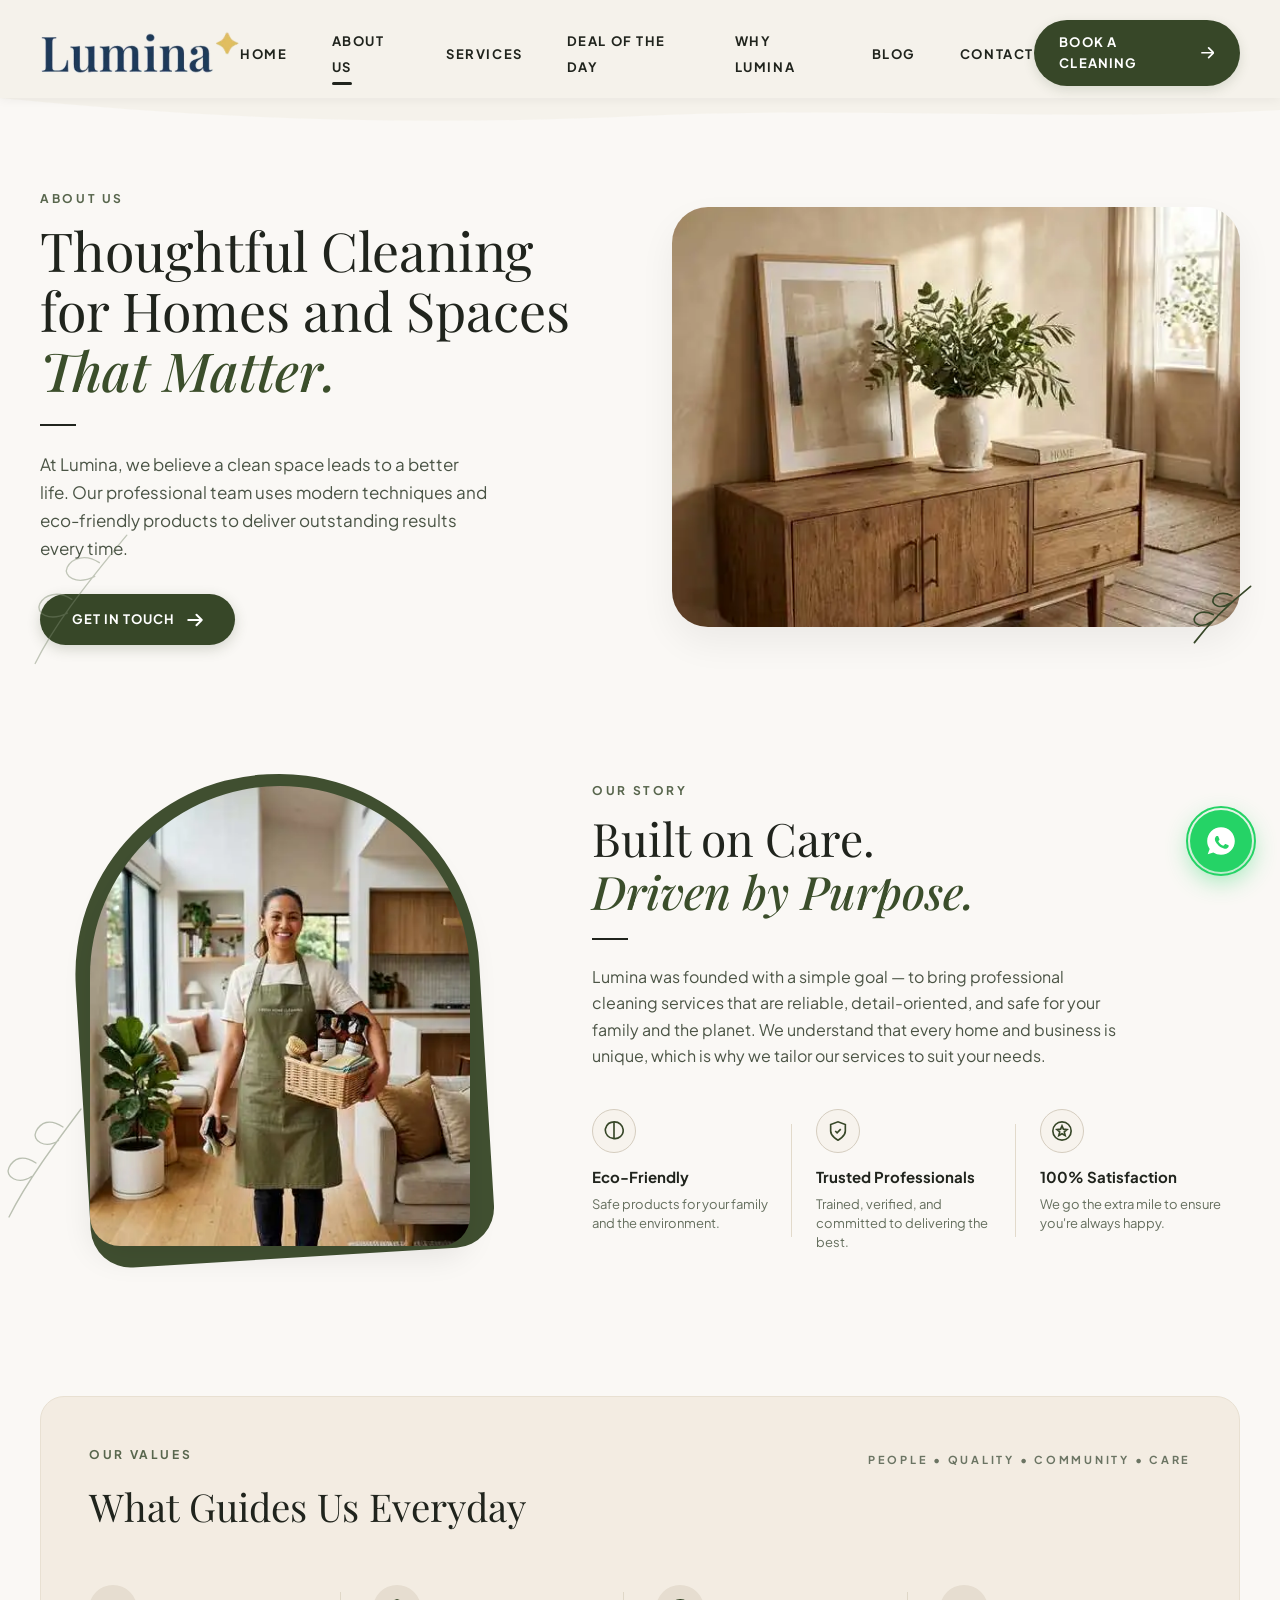
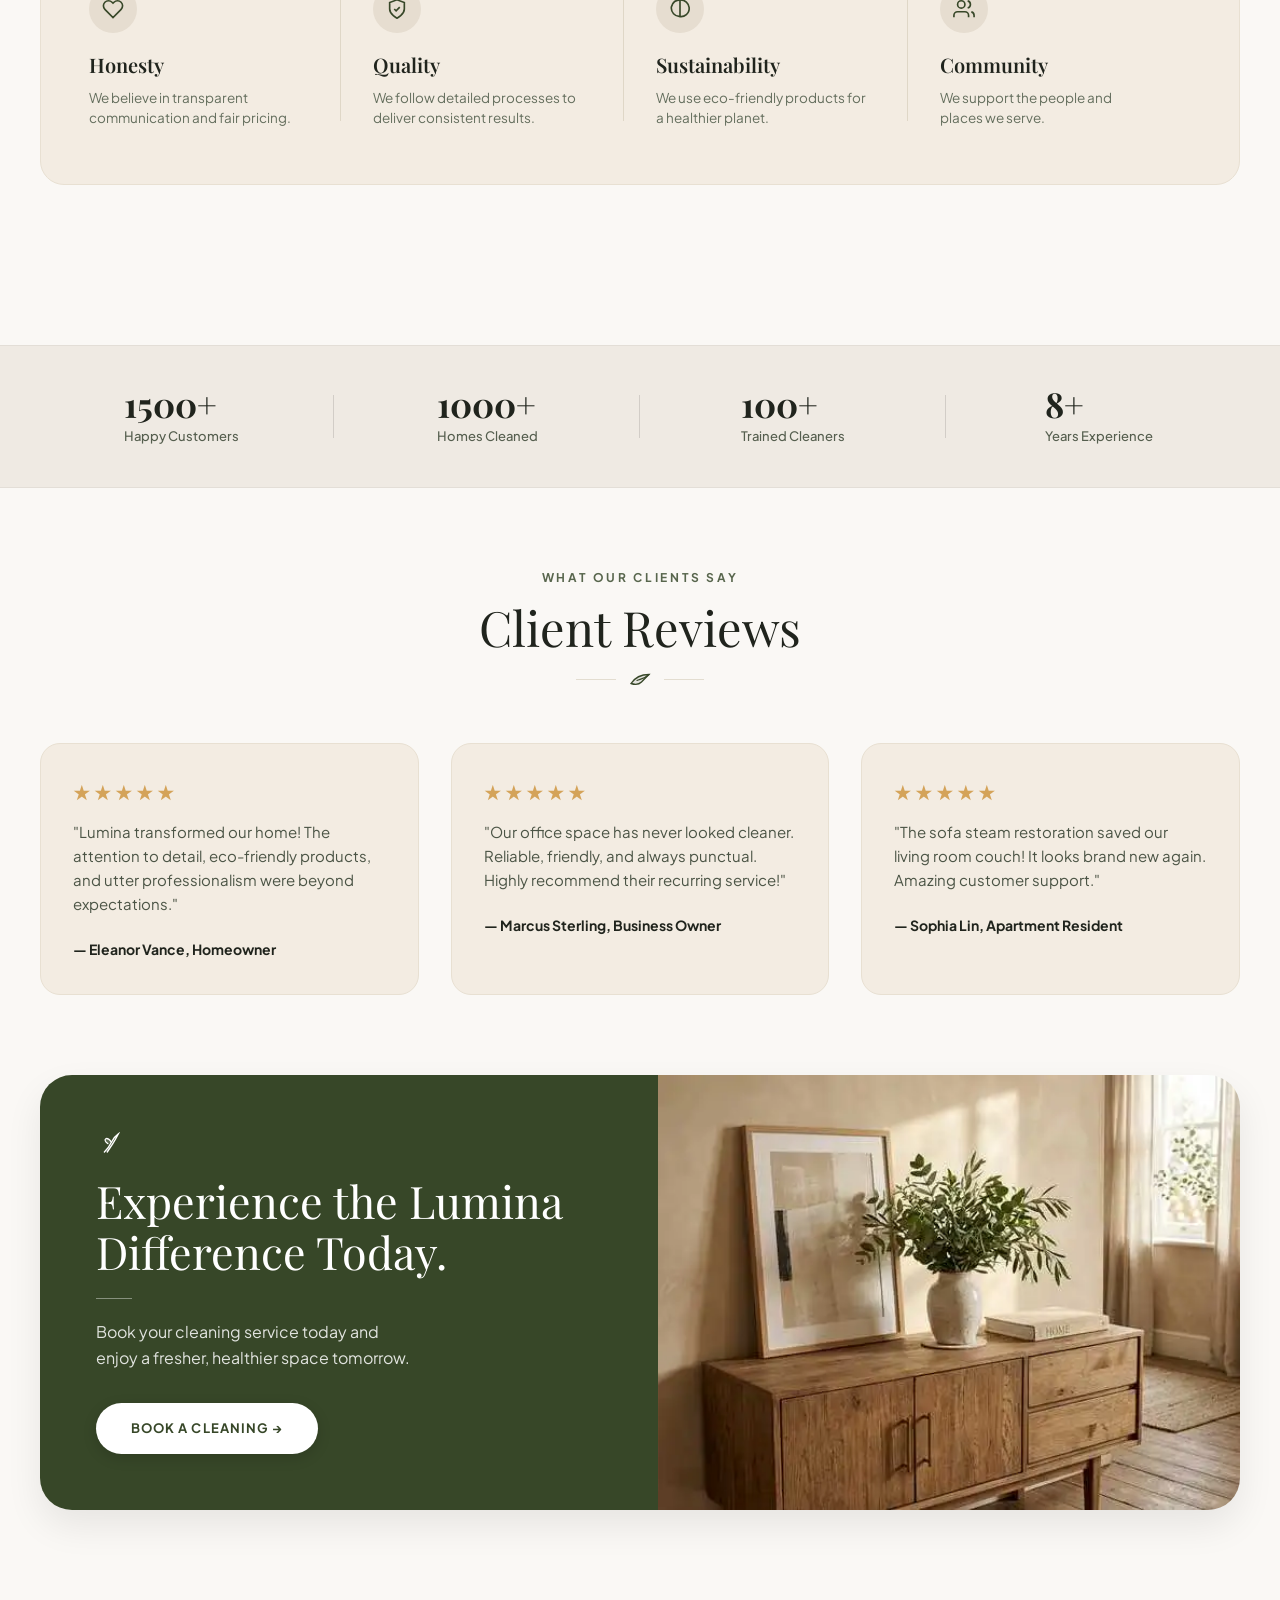
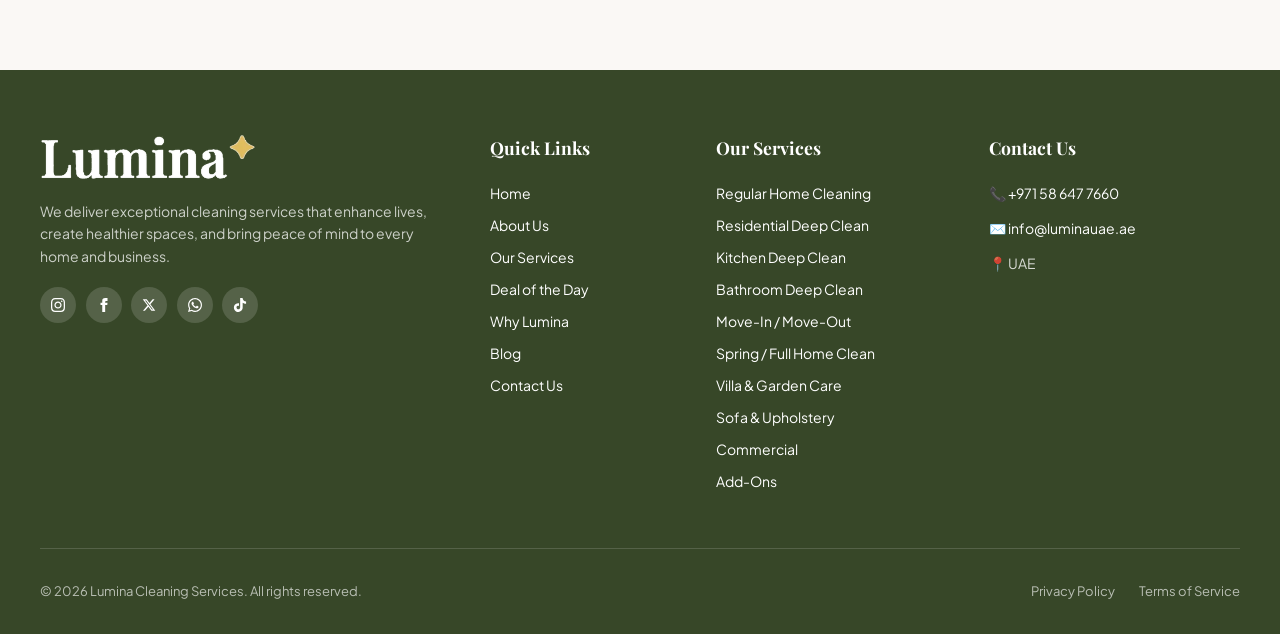
<file: about.html>
<!DOCTYPE html>
<html lang="en">

<head>
  <meta charset="UTF-8">
  <meta name="viewport" content="width=device-width, initial-scale=1.0">
  <title>About Us - Lumina Cleaning Services</title>
  <meta name="description"
    content="Learn about Lumina Cleaning Services, our mission, eco-friendly values, and dedicated team of cleaning professionals in UAE.">
  <!-- Favicon -->
  <link rel="icon" type="image/png" href="assets/favicon.png">
  <link rel="shortcut icon" href="assets/favicon.ico">
  <link rel="apple-touch-icon" href="assets/favicon.png">
  <link rel="stylesheet" href="styles.css">
</head>

<body>

  <!-- ==========================================
       HEADER & NAVIGATION BAR
       ========================================== -->
  <header class="header" id="header">
    <div class="header-container">

      <!-- Brand Logo -->
      <a href="index.html" class="logo" id="brand-logo" aria-label="Lumina Cleaning Services Home">
        <img loading="eager" fetchpriority="high" width="160" height="38" src="assets/logo.webp" alt="Lumina Cleaning Services Logo" class="brand-logo-img">
      </a>

      <!-- Navigation Links -->
      <nav aria-label="Main Navigation">
        <ul class="nav-menu" id="nav-menu">
          <li><a href="index.html" class="nav-link" id="nav-home">HOME</a></li>
          <li><a href="about.html" class="nav-link active" id="nav-about">ABOUT US</a></li>
          <li><a href="services.html" class="nav-link" id="nav-services">SERVICES</a></li>
          <li><a href="deal-of-the-day.html" class="nav-link" id="nav-deal">DEAL OF THE DAY</a></li>
          <li><a href="why-lumina.html" class="nav-link" id="nav-whyus">WHY LUMINA</a></li>
          <li><a href="blog.html" class="nav-link" id="nav-blog">BLOG</a></li>
          <li><a href="contact.html" class="nav-link" id="nav-contact">CONTACT</a></li>
        </ul>
      </nav>

      <!-- Action CTA Button -->
      <div style="display: flex; align-items: center; gap: 1rem;">
        <a href="contact.html" class="btn-header-cta" id="btn-header-book">
          <span>BOOK A CLEANING</span>
          <svg width="14" height="12" viewBox="0 0 14 12" fill="none" xmlns="http://www.w3.org/2000/svg">
            <path d="M8 1L13 6M13 6L8 11M13 6H1" stroke="currentColor" stroke-width="1.8" stroke-linecap="round"
              stroke-linejoin="round" />
          </svg>
        </a>

        <!-- Mobile Toggle Button -->
        <button class="mobile-nav-toggle" id="mobile-toggle" aria-label="Toggle menu">
          <span></span>
          <span></span>
          <span></span>
        </button>
      </div>

    </div>
  </header>

  <!-- Top Header Wave Divider -->
  <div class="header-wave-divider">
    <svg viewBox="0 0 1440 28" fill="none" preserveAspectRatio="none" xmlns="http://www.w3.org/2000/svg">
      <path d="M0 0C240 22 480 28 720 18C960 8 1200 24 1440 12V28H0V0Z" fill="#FAF8F5" />
    </svg>
  </div>

  <!-- ==========================================
       ABOUT HERO HEADER BLOCK
       ========================================== -->
  <section id="about" class="about-section">
    <div class="about-hero-section" style="padding-top: 4rem;">
      <svg class="bg-floating-leaf leaf-left-bottom" viewBox="0 0 120 160" fill="none"
        xmlns="http://www.w3.org/2000/svg">
        <path
          d="M10 150C30 110 60 70 110 10M50 80C35 70 20 75 15 85C10 95 25 105 45 95M80 40C65 30 50 35 45 45C40 55 55 65 75 55"
          stroke="#7A876E" stroke-width="1.5" stroke-linecap="round" opacity="0.45" />
      </svg>

      <div class="section-container">
        <div class="about-hero-grid">
          <div class="about-hero-text">
            <span class="section-eyebrow">ABOUT US</span>
            <h2 class="about-hero-title">
              Thoughtful Cleaning<br>
              for Homes and Spaces<br>
              <span class="highlight-green">That Matter.</span>
            </h2>
            <div class="short-line-divider"></div>
            <p class="about-hero-paragraph">
              At Lumina, we believe a clean space leads to a better life. Our professional team uses modern techniques and eco-friendly products to deliver outstanding results every time.
            </p>
            <div style="margin-top: 2rem;">
              <a href="contact.html" class="btn-primary-hero">
                <span>GET IN TOUCH</span>
                <svg width="16" height="14" viewBox="0 0 16 14" fill="none" xmlns="http://www.w3.org/2000/svg">
                  <path d="M9.5 1.75L14.75 7M14.75 7L9.5 12.25M14.75 7H1.25" stroke="currentColor" stroke-width="2"
                    stroke-linecap="round" stroke-linejoin="round" />
                </svg>
              </a>
            </div>
          </div>

          <div class="about-hero-image-container">
            <div class="about-hero-img-wrap">
              <img loading="eager" fetchpriority="high" width="540" height="403" src="assets/about_hero_decor.webp" alt="Thoughtful aesthetic home decor" class="about-hero-img" />
            </div>
            <svg class="frame-leaf-accent" viewBox="0 0 80 80" fill="none" xmlns="http://www.w3.org/2000/svg">
              <path
                d="M10 70C25 50 45 30 70 10M30 40C20 35 12 38 10 44C8 50 18 55 28 48M50 20C40 15 32 18 30 24C28 30 38 35 48 28"
                stroke="#374728" stroke-width="1.8" stroke-linecap="round" />
            </svg>
          </div>
        </div>
      </div>
    </div>

    <!-- OUR STORY BLOCK -->
    <div class="our-story-section" style="padding: 5rem 0;">
      <div class="section-container">
        <div class="our-story-grid">
          <div class="story-image-column">
            <svg class="story-leaf-left" viewBox="0 0 100 140" fill="none" xmlns="http://www.w3.org/2000/svg">
              <path
                d="M10 130C30 90 60 50 90 10M40 70C25 60 15 65 10 75C5 85 20 95 35 85M70 30C55 20 45 25 40 35C35 45 50 55 65 45"
                stroke="#7A876E" stroke-width="1.5" stroke-linecap="round" opacity="0.5" />
            </svg>
            <div class="arch-image-wrapper">
              <div class="arch-backdrop-shape"></div>
              <div class="arch-img-frame">
                <img loading="lazy" width="420" height="562" src="assets/about_team_member.webp" alt="Lumina Professional Cleaner" class="arch-team-img" />
              </div>
            </div>
          </div>

          <div class="story-text-column">
            <span class="section-eyebrow">OUR STORY</span>
            <h2 class="story-title">
              Built on Care.<br>
              <span class="highlight-green">Driven by Purpose.</span>
            </h2>
            <div class="short-line-divider"></div>
            <p class="story-paragraph">
              Lumina was founded with a simple goal — to bring professional cleaning services that are reliable,
              detail-oriented, and safe for your family and the planet. We understand that every home and business is
              unique, which is why we tailor our services to suit your needs.
            </p>

            <div class="features-trio-grid">
              <div class="trio-feature-item">
                <div class="trio-icon-circle">
                  <svg width="22" height="22" viewBox="0 0 24 24" fill="none" stroke="currentColor" stroke-width="1.8">
                    <path
                      d="M11 20A9 9 0 0 1 2.5 11c0-.5.06-1 .18-1.5C4 4.5 8 2 12.5 2 17.5 2 21.5 5.5 22 10.5a9 9 0 0 1-11 9.5z" />
                    <path d="M12 2v18" />
                  </svg>
                </div>
                <h4 class="trio-feature-title">Eco-Friendly</h4>
                <p class="trio-feature-desc">Safe products for your family and the environment.</p>
              </div>

              <div class="trio-feature-item">
                <div class="trio-icon-circle">
                  <svg width="22" height="22" viewBox="0 0 24 24" fill="none" stroke="currentColor" stroke-width="1.8">
                    <path d="M12 22s8-4 8-10V5l-8-3-8 3v7c0 6 8 10 8 10z" />
                    <path d="m9 12 2 2 4-4" />
                  </svg>
                </div>
                <h4 class="trio-feature-title">Trusted Professionals</h4>
                <p class="trio-feature-desc">Trained, verified, and committed to delivering the best.</p>
              </div>

              <div class="trio-feature-item">
                <div class="trio-icon-circle">
                  <svg width="22" height="22" viewBox="0 0 24 24" fill="none" stroke="currentColor" stroke-width="1.8">
                    <circle cx="12" cy="12" r="10" />
                    <path d="m12 15-3.5 2 1-4-3-2.5 4-.5 1.5-3.5 1.5 3.5 4 .5-3 2.5 1 4z" />
                  </svg>
                </div>
                <h4 class="trio-feature-title">100% Satisfaction</h4>
                <p class="trio-feature-desc">We go the extra mile to ensure you're always happy.</p>
              </div>
            </div>
          </div>
        </div>
      </div>
    </div>

    <!-- OUR VALUES BLOCK -->
    <div class="our-values-section" style="padding: 4rem 0;">
      <div class="section-container">
        <div class="values-rounded-card">
          <div class="values-card-header">
            <div>
              <span class="section-eyebrow">OUR VALUES</span>
              <h2 class="values-card-title">What Guides Us Everyday</h2>
            </div>
            <div class="values-pills-tag">
              PEOPLE &bull; QUALITY &bull; COMMUNITY &bull; CARE
            </div>
          </div>

          <div class="values-quad-grid">
            <div class="value-item-col">
              <div class="value-icon-circle">
                <svg width="22" height="22" viewBox="0 0 24 24" fill="none" stroke="currentColor" stroke-width="1.8">
                  <path
                    d="M20.84 4.61a5.5 5.5 0 0 0-7.78 0L12 5.67l-1.06-1.06a5.5 5.5 0 0 0-7.78 7.78l1.06 1.06L12 21.23l7.78-7.78 1.06-1.06a5.5 5.5 0 0 0 0-7.78z" />
                </svg>
              </div>
              <h4 class="value-title">Honesty</h4>
              <p class="value-desc">We believe in transparent communication and fair pricing.</p>
            </div>

            <div class="value-item-col">
              <div class="value-icon-circle">
                <svg width="22" height="22" viewBox="0 0 24 24" fill="none" stroke="currentColor" stroke-width="1.8">
                  <path d="M12 22s8-4 8-10V5l-8-3-8 3v7c0 6 8 10 8 10z" />
                  <path d="m9 12 2 2 4-4" />
                </svg>
              </div>
              <h4 class="value-title">Quality</h4>
              <p class="value-desc">We follow detailed processes to deliver consistent results.</p>
            </div>

            <div class="value-item-col">
              <div class="value-icon-circle">
                <svg width="22" height="22" viewBox="0 0 24 24" fill="none" stroke="currentColor" stroke-width="1.8">
                  <path
                    d="M11 20A9 9 0 0 1 2.5 11c0-.5.06-1 .18-1.5C4 4.5 8 2 12.5 2 17.5 2 21.5 5.5 22 10.5a9 9 0 0 1-11 9.5z" />
                  <path d="M12 2v18" />
                </svg>
              </div>
              <h4 class="value-title">Sustainability</h4>
              <p class="value-desc">We use eco-friendly products for a healthier planet.</p>
            </div>

            <div class="value-item-col">
              <div class="value-icon-circle">
                <svg width="22" height="22" viewBox="0 0 24 24" fill="none" stroke="currentColor" stroke-width="1.8">
                  <path d="M17 21v-2a4 4 0 0 0-4-4H5a4 4 0 0 0-4 4v2" />
                  <circle cx="9" cy="7" r="4" />
                  <path d="M23 21v-2a4 4 0 0 0-3-3.87" />
                  <path d="M16 3.13a4 4 0 0 1 0 7.75" />
                </svg>
              </div>
              <h4 class="value-title">Community</h4>
              <p class="value-desc">We support the people and places we serve.</p>
            </div>
          </div>
        </div>
      </div>
    </div>
  </section>

  <!-- STATS COUNTER BAR -->
  <section class="stats-counter-bar">
    <div class="section-container">
      <div class="stats-bar-grid">
        <div class="stat-bar-item">
          <div class="stat-bar-text">
            <span class="stat-bar-number">1500+</span>
            <span class="stat-bar-label">Happy Customers</span>
          </div>
        </div>
        <div class="stat-bar-item">
          <div class="stat-bar-text">
            <span class="stat-bar-number">1000+</span>
            <span class="stat-bar-label">Homes Cleaned</span>
          </div>
        </div>
        <div class="stat-bar-item">
          <div class="stat-bar-text">
            <span class="stat-bar-number">100+</span>
            <span class="stat-bar-label">Trained Cleaners</span>
          </div>
        </div>
        <div class="stat-bar-item">
          <div class="stat-bar-text">
            <span class="stat-bar-number">8+</span>
            <span class="stat-bar-label">Years Experience</span>
          </div>
        </div>
      </div>
    </div>
  </section>

  <!-- CLIENT REVIEWS -->
  <section class="reviews-section" style="padding: 5rem 0; background-color: var(--bg-cream);">
    <div class="section-container">
      <div class="section-header-center">
        <span class="section-eyebrow">WHAT OUR CLIENTS SAY</span>
        <h2 class="section-title-main">Client Reviews</h2>
        <div class="leaf-divider">
          <div class="leaf-divider-line"></div>
          <svg class="leaf-divider-svg" viewBox="0 0 32 20" fill="none" xmlns="http://www.w3.org/2000/svg">
            <path d="M4 16C8 10 16 4 28 4C28 4 22 10 18 14C14 18 10 18 4 16Z" stroke="currentColor" stroke-width="1.8"
              fill="rgba(55,71,40,0.12)" />
            <path d="M12 12C16 10 22 10 28 4" stroke="currentColor" stroke-width="1.5" stroke-linecap="round" />
          </svg>
          <div class="leaf-divider-line"></div>
        </div>
      </div>

      <div class="reviews-grid"
        style="display: grid; grid-template-columns: repeat(auto-fit, minmax(300px, 1fr)); gap: 2rem;">
        <div class="review-card"
          style="background: #F3ECE2; border-radius: 20px; padding: 2rem; border: 1px solid #E8E0D2;">
          <div style="color: #D4A359; font-size: 1.25rem; margin-bottom: 0.75rem;">★ ★ ★ ★ ★</div>
          <p style="font-size: 0.9375rem; color: #4B5445; line-height: 1.6; margin-bottom: 1.25rem;">"Lumina transformed our home! The attention to detail, eco-friendly products, and utter professionalism were beyond expectations."</p>
          <span style="font-weight: 700; font-size: 0.875rem; color: #20241D;">&mdash; Eleanor Vance, Homeowner</span>
        </div>

        <div class="review-card"
          style="background: #F3ECE2; border-radius: 20px; padding: 2rem; border: 1px solid #E8E0D2;">
          <div style="color: #D4A359; font-size: 1.25rem; margin-bottom: 0.75rem;">★ ★ ★ ★ ★</div>
          <p style="font-size: 0.9375rem; color: #4B5445; line-height: 1.6; margin-bottom: 1.25rem;">"Our office space has never looked cleaner. Reliable, friendly, and always punctual. Highly recommend their recurring service!"</p>
          <span style="font-weight: 700; font-size: 0.875rem; color: #20241D;">&mdash; Marcus Sterling, Business Owner</span>
        </div>

        <div class="review-card"
          style="background: #F3ECE2; border-radius: 20px; padding: 2rem; border: 1px solid #E8E0D2;">
          <div style="color: #D4A359; font-size: 1.25rem; margin-bottom: 0.75rem;">★ ★ ★ ★ ★</div>
          <p style="font-size: 0.9375rem; color: #4B5445; line-height: 1.6; margin-bottom: 1.25rem;">"The sofa steam restoration saved our living room couch! It looks brand new again. Amazing customer support."</p>
          <span style="font-weight: 700; font-size: 0.875rem; color: #20241D;">&mdash; Sophia Lin, Apartment Resident</span>
        </div>
      </div>
    </div>
  </section>

  <!-- CTA BANNER BLOCK -->
  <div class="cta-banner-section" style="padding-bottom: 4rem;">
    <div class="section-container">
      <div class="cta-banner-card">
        <div class="cta-banner-left">
          <svg width="28" height="28" viewBox="0 0 40 40" fill="none" xmlns="http://www.w3.org/2000/svg"
            style="color: #FFF; margin-bottom: 1rem;">
            <path d="M12 30C12 30 18 24 22 16C26 8 32 4 32 4C32 4 28 12 24 18C20 24 16 30 16 30" stroke="currentColor"
              stroke-width="2" stroke-linecap="round" />
            <path d="M22 16C20 12 16 10 14 11C12 12 13 16 17 18" stroke="currentColor" stroke-width="1.8"
              stroke-linecap="round" fill="rgba(255, 255, 255, 0.2)" />
          </svg>
          <h2 class="cta-banner-title">
            Experience the Lumina<br>
            Difference Today.
          </h2>
          <div class="short-line-divider" style="background-color: rgba(255,255,255,0.4); margin: 1.25rem 0;"></div>
          <p class="cta-banner-desc">
            Book your cleaning service today and<br>enjoy a fresher, healthier space tomorrow.
          </p>
          <a href="contact.html" class="btn-white-cta">
            BOOK A CLEANING &rarr;
          </a>
        </div>
        <div class="cta-banner-right">
          <img loading="lazy" width="540" height="403" src="assets/about_hero_decor.webp" alt="Aesthetic clean home space" class="cta-banner-img" />
        </div>
      </div>
    </div>
  </div>

  <!-- GLOBAL FOOTER -->
  <footer class="footer" style="background-color: #374728; color: #FFF; padding: 4rem 2.5rem 2rem 2.5rem;">
    <div style="max-width: 1280px; margin: 0 auto;">
      <div class="footer-grid">
        <!-- Brand & Description -->
        <div>
          <a href="index.html" class="footer-logo" aria-label="Lumina Cleaning Services Home"
            style="display: block; margin-bottom: 1.25rem;">
            <img loading="lazy" width="160" height="38" src="assets/logo-white.webp" alt="Lumina Cleaning Services Logo" class="brand-footer-logo-img">
          </a>
          <p style="font-size: 0.875rem; color: rgba(255,255,255,0.75); line-height: 1.6; margin-bottom: 1.25rem;">
            We deliver exceptional cleaning services that enhance lives, create healthier spaces, and bring peace of mind to every home and business.
          </p>
          <div class="info-social-links" style="margin-top: 0.5rem;">
            <a href="https://www.instagram.com/lumina_dxb?stkn=ZjNrdGttaXVpeno4" target="_blank" rel="noopener noreferrer" class="social-circle-btn footer-social-btn" aria-label="Instagram" title="Instagram">
              <svg width="14" height="14" fill="currentColor" viewBox="0 0 24 24">
                <path d="M12 2.163c3.204 0 3.584.012 4.85.07 3.252.148 4.771 1.691 4.919 4.919.058 1.265.069 1.645.069 4.849 0 3.205-.012 3.584-.069 4.849-.149 3.225-1.664 4.771-4.919 4.919-1.266.058-1.644.07-4.85.07-3.204 0-3.584-.012-4.849-.07-3.26-.149-4.771-1.699-4.919-4.92-.058-1.265-.07-1.644-.07-4.849 0-3.204.013-3.583.07-4.849.149-3.227 1.664-4.771 4.919-4.919 1.266-.057 1.645-.069 4.849-.069zm0-2.163c-3.259 0-3.667.014-4.947.072-4.358.2-6.78 2.618-6.98 6.98-.059 1.281-.073 1.689-.073 4.948 0 3.259.014 3.668.072 4.948.2 4.358 2.618 6.78 6.98 6.98 1.281.058 1.689.072 4.948.072 3.259 0 3.668-.014 4.948-.072 4.354-.2 6.782-2.618 6.979-6.98.059-1.28.073-1.689.073-4.948 0-3.259-.014-3.667-.072-4.947-.196-4.354-2.617-6.78-6.979-6.98-1.281-.059-1.69-.073-4.949-.073zm0 5.838c-3.403 0-6.162 2.759-6.162 6.162s2.759 6.163 6.162 6.163 6.162-2.759 6.162-6.163c0-3.403-2.759-6.162-6.162-6.162zm0 10.162c-2.209 0-4-1.79-4-4 0-2.209 1.791-4 4-4s4 1.791 4 4c0 2.21-1.791 4-4 4zm6.406-11.845c-.796 0-1.441.645-1.441 1.44s.645 1.44 1.441 1.44c.795 0 1.439-.645 1.439-1.44s-.644-1.44-1.439-1.44z" />
              </svg>
            </a>
            <a href="https://www.facebook.com/profile.php?id=61594346194369" target="_blank" rel="noopener noreferrer" class="social-circle-btn footer-social-btn" aria-label="Facebook" title="Facebook">
              <svg width="14" height="14" fill="currentColor" viewBox="0 0 24 24">
                <path d="M9 8H6v4h3v12h5V12h3.642L18 8h-4V6.333C14 5.374 14.5 5 15.5 5H18V0h-3.808C10.592 0 9 1.583 9 4.615V8z" />
              </svg>
            </a>
            <a href="#" class="social-circle-btn footer-social-btn" aria-label="X / Twitter" title="X / Twitter">
              <svg width="14" height="14" fill="currentColor" viewBox="0 0 24 24">
                <path d="M18.244 2.25h3.308l-7.227 8.26 8.502 11.24H16.17l-5.214-6.817L4.99 21.75H1.68l7.73-8.835L1.254 2.25H8.08l4.713 6.231zm-1.161 17.52h1.833L7.084 4.126H5.117z" />
              </svg>
            </a>
            <a href="#" class="social-circle-btn footer-social-btn" aria-label="WhatsApp" title="WhatsApp">
              <svg width="14" height="14" fill="currentColor" viewBox="0 0 24 24">
                <path d="M.057 24l1.687-6.163c-1.041-1.804-1.588-3.849-1.587-5.946.003-6.556 5.338-11.891 11.893-11.891 3.181.001 6.167 1.24 8.413 3.488 2.245 2.248 3.481 5.236 3.48 8.414-.003 6.557-5.338 11.892-11.893 11.892-1.99-.001-3.951-.5-5.688-1.448l-6.305 1.654zm6.597-3.807c1.676.995 3.276 1.591 5.392 1.592 5.448 0 9.886-4.434 9.889-9.885.002-5.462-4.415-9.89-9.881-9.892-5.452 0-9.887 4.434-9.889 9.884-.001 2.225.651 3.891 1.746 5.634l-.999 3.648 3.742-.981zm11.387-5.464c-.074-.124-.272-.198-.57-.347-.297-.149-1.758-.868-2.031-.967-.272-.099-.47-.149-.669.149-.198.297-.768.967-.941 1.165-.173.198-.347.223-.644.074-.297-.149-1.255-.462-2.39-1.475-.883-.788-1.48-1.761-1.653-2.059-.173-.297-.018-.458.13-.606.134-.133.297-.347.446-.521.151-.172.2-.296.3-.495.099-.198.05-.372-.025-.521-.075-.148-.669-1.611-.916-2.206-.242-.579-.487-.501-.669-.51-.173-.008-.371-.01-.57-.01-.198 0-.52.074-.792.372-.272.297-1.04 1.016-1.04 2.479 0 1.462 1.065 2.875 1.213 3.074.149.198 2.095 3.2 5.076 4.487.709.306 1.263.489 1.694.626.712.226 1.36.194 1.872.118.571-.085 1.758-.719 2.006-1.413.248-.695.248-1.29.173-1.414z" />
              </svg>
            </a>
            <a href="#" class="social-circle-btn footer-social-btn" aria-label="TikTok" title="TikTok">
              <svg width="14" height="14" fill="currentColor" viewBox="0 0 24 24">
                <path d="M12.525.02c1.31-.02 2.61-.01 3.91-.02.08 1.53.63 3.09 1.75 4.17 1.12 1.11 2.7 1.62 4.24 1.79v4.03c-1.44-.05-2.89-.35-4.2-.97-.57-.26-1.1-.59-1.62-.93-.01 2.92.01 5.84-.02 8.75-.08 1.4-.54 2.79-1.35 3.94-1.31 1.92-3.58 3.17-5.91 3.21-1.43.08-2.86-.31-4.08-1.03-2.02-1.19-3.44-3.37-3.65-5.71-.02-.5-.03-1-.01-1.49.18-1.9 1.12-3.72 2.58-4.96 1.66-1.44 3.98-2.13 6.15-1.72.02 1.48-.04 2.96-.04 4.44-.99-.32-2.15-.23-3.02.37-.82.57-1.31 1.54-1.28 2.54.02.94.51 1.83 1.28 2.37.95.66 2.2.78 3.26.33.95-.41 1.63-1.33 1.72-2.35.08-2.86.04-5.73.04-8.59V.02z" />
              </svg>
            </a>
          </div>
        </div>

        <!-- Quick Links -->
        <div>
          <h4 style="font-family: var(--font-serif); font-size: 1.1rem; margin-bottom: 1.25rem;">Quick Links</h4>
          <ul
            style="list-style: none; display: flex; flex-direction: column; gap: 0.6rem; font-size: 0.875rem; color: rgba(255,255,255,0.8);">
            <li><a href="index.html" style="color: #FFF; text-decoration: none;">Home</a></li>
            <li><a href="about.html" style="color: #FFF; text-decoration: none;">About Us</a></li>
            <li><a href="services.html" style="color: #FFF; text-decoration: none;">Our Services</a></li>
            <li><a href="deal-of-the-day.html" style="color: #FFF; text-decoration: none;">Deal of the Day</a></li>
            <li><a href="why-lumina.html" style="color: #FFF; text-decoration: none;">Why Lumina</a></li>
            <li><a href="blog.html" style="color: #FFF; text-decoration: none;">Blog</a></li>
            <li><a href="contact.html" style="color: #FFF; text-decoration: none;">Contact Us</a></li>
          </ul>
        </div>

        <!-- Our Services -->
        <div>
          <h4 style="font-family: var(--font-serif); font-size: 1.1rem; margin-bottom: 1.25rem;">Our Services</h4>
          <ul
            style="list-style: none; display: flex; flex-direction: column; gap: 0.6rem; font-size: 0.875rem; color: rgba(255,255,255,0.8);">
            <li><a href="services.html#regular-home-cleaning" style="color: #FFF; text-decoration: none;">Regular Home Cleaning</a></li>
            <li><a href="services.html#residential-deep-clean" style="color: #FFF; text-decoration: none;">Residential Deep Clean</a></li>
            <li><a href="services.html#kitchen-deep-clean" style="color: #FFF; text-decoration: none;">Kitchen Deep Clean</a></li>
            <li><a href="services.html#bathroom-deep-clean" style="color: #FFF; text-decoration: none;">Bathroom Deep Clean</a></li>
            <li><a href="services.html#move-in-move-out" style="color: #FFF; text-decoration: none;">Move-In / Move-Out</a></li>
            <li><a href="services.html#spring-full-home-clean" style="color: #FFF; text-decoration: none;">Spring / Full Home Clean</a></li>
            <li><a href="services.html#villa-garden-care" style="color: #FFF; text-decoration: none;">Villa &amp; Garden Care</a></li>
            <li><a href="services.html#sofa-upholstery" style="color: #FFF; text-decoration: none;">Sofa &amp; Upholstery</a></li>
            <li><a href="services.html#commercial" style="color: #FFF; text-decoration: none;">Commercial</a></li>
            <li><a href="services.html#add-ons" style="color: #FFF; text-decoration: none;">Add-Ons</a></li>
          </ul>
        </div>

        <!-- Contact Us -->
        <div>
          <h4 style="font-family: var(--font-serif); font-size: 1.1rem; margin-bottom: 1.25rem;">Contact Us</h4>
          <ul
            style="list-style: none; display: flex; flex-direction: column; gap: 0.8rem; font-size: 0.875rem; color: rgba(255,255,255,0.8);">
            <li><a href="tel:+971586477660" style="color: #FFF; text-decoration: none;">📞 +971 58 647 7660</a></li>
            <li><a href="mailto:info@luminauae.ae" style="color: #FFF; text-decoration: none;">✉️ info@luminauae.ae</a></li>
            <li>📍 UAE</li>
          </ul>
        </div>
      </div>

      <div
        style="border-top: 1px solid rgba(255,255,255,0.15); padding-top: 2rem; display: flex; justify-content: space-between; align-items: center; flex-wrap: wrap; gap: 1rem; font-size: 0.8125rem; color: rgba(255,255,255,0.65);">
        <span>&copy; 2026 Lumina Cleaning Services. All rights reserved.</span>
        <div style="display: flex; gap: 1.5rem;">
          <a href="#" style="color: rgba(255,255,255,0.65); text-decoration: none;">Privacy Policy</a>
          <a href="#" style="color: rgba(255,255,255,0.65); text-decoration: none;">Terms of Service</a>
        </div>
      </div>
    </div>
  </footer>

  <!-- BOOKING MODAL -->
  <div class="modal-backdrop" id="booking-modal">
    <div class="modal-card">
      <button class="modal-close" id="modal-close-btn" aria-label="Close modal">
        <svg width="14" height="14" viewBox="0 0 14 14" fill="none" stroke="currentColor" stroke-width="2">
          <path d="M1 1L13 13M1 13L13 1" />
        </svg>
      </button>

      <div style="text-align: center; margin-bottom: 0.75rem;">
        <img loading="lazy" width="160" height="38" src="assets/logo.webp" alt="Lumina Cleaning Services" style="height: 38px; width: auto; display: inline-block;">
      </div>
      <h3 class="modal-title" id="modal-title-text" style="margin-top: 0.25rem;">Book Lumina Service</h3>
      <p class="modal-subtitle">Experience a spotless, serene environment. Select your preferred date.</p>

      <form id="booking-form" onsubmit="event.preventDefault(); handleBookingSubmit();">
        <div class="form-group">
          <label class="form-label" for="client-name">Your Full Name</label>
          <input type="text" id="client-name" class="form-input" placeholder="e.g. Sarah Jenkins" required>
        </div>

        <div class="form-group">
          <label class="form-label" for="client-email">Email Address</label>
          <input type="email" id="client-email" class="form-input" placeholder="sarah@example.com" required>
        </div>

        <div class="form-group">
          <label class="form-label" for="service-type">Service Type</label>
          <select id="service-type" class="form-select">
            <option value="deep">Deep Cleaning</option>
            <option value="home">Home Cleaning</option>
            <option value="upholstery">Sofa & Upholstery</option>
            <option value="move-in">Move-In Cleaning</option>
            <option value="carpet">Carpet Cleaning</option>
            <option value="bathroom">Bathroom Cleaning</option>
            <option value="kitchen">Kitchen Cleaning</option>
            <option value="office">Office Cleaning</option>
          </select>
        </div>

        <button type="submit" class="btn-submit-modal">CONFIRM RESERVATION &rarr;</button>
      </form>
    </div>
  </div>

  <!-- FLOATING WHATSAPP BUTTON -->
  <div class="whatsapp-float-widget">
    <div class="whatsapp-float-tooltip">
      <span class="whatsapp-tooltip-dot"></span>
      <span>Chat with Lumina (+971 58 647 7660)</span>
    </div>
    <a href="https://wa.me/971586477660" target="_blank" rel="noopener noreferrer" class="whatsapp-float-btn"
      aria-label="Chat on WhatsApp">
      <div class="whatsapp-pulse-ring"></div>
      <svg width="34" height="34" viewBox="0 0 32 32" fill="none" xmlns="http://www.w3.org/2000/svg">
        <path
          d="M16 3C8.82 3 3 8.82 3 16c0 2.76.86 5.31 2.33 7.42L3.5 28.5l5.24-1.78A12.93 12.93 0 0 0 16 29c7.18 0 13-5.82 13-13S23.18 3 16 3z"
          fill="#FFFFFF" />
        <path
          d="M22.5 19.86c-.32-.16-1.88-.93-2.17-1.03-.29-.11-.5-.16-.71.16-.21.32-.82 1.03-1.01 1.24-.19.21-.37.24-.69.08-.32-.16-1.34-.49-2.56-1.58-.95-.84-1.59-1.88-1.78-2.2-.19-.32-.02-.49.14-.65.14-.14.32-.37.48-.56.16-.19.21-.32.32-.53.11-.21.05-.4-.03-.56-.08-.16-.71-1.72-.98-2.36-.26-.62-.52-.54-.71-.55-.19-.01-.4-.01-.61-.01s-.56.08-.85.4c-.29.32-1.11 1.09-1.11 2.65s1.14 3.07 1.3 3.29c.16.21 2.21 3.52 5.44 4.79.77.3 1.37.48 1.84.62.77.24 1.48.2 2.03.12.62-.09 1.91-.78 2.17-1.53.26-.75.26-1.4.19-1.53-.08-.13-.29-.21-.61-.37z"
          fill="#25D366" />
      </svg>
    </a>
  </div>

  <script src="script.js"></script>
</body>

</html>
</file>
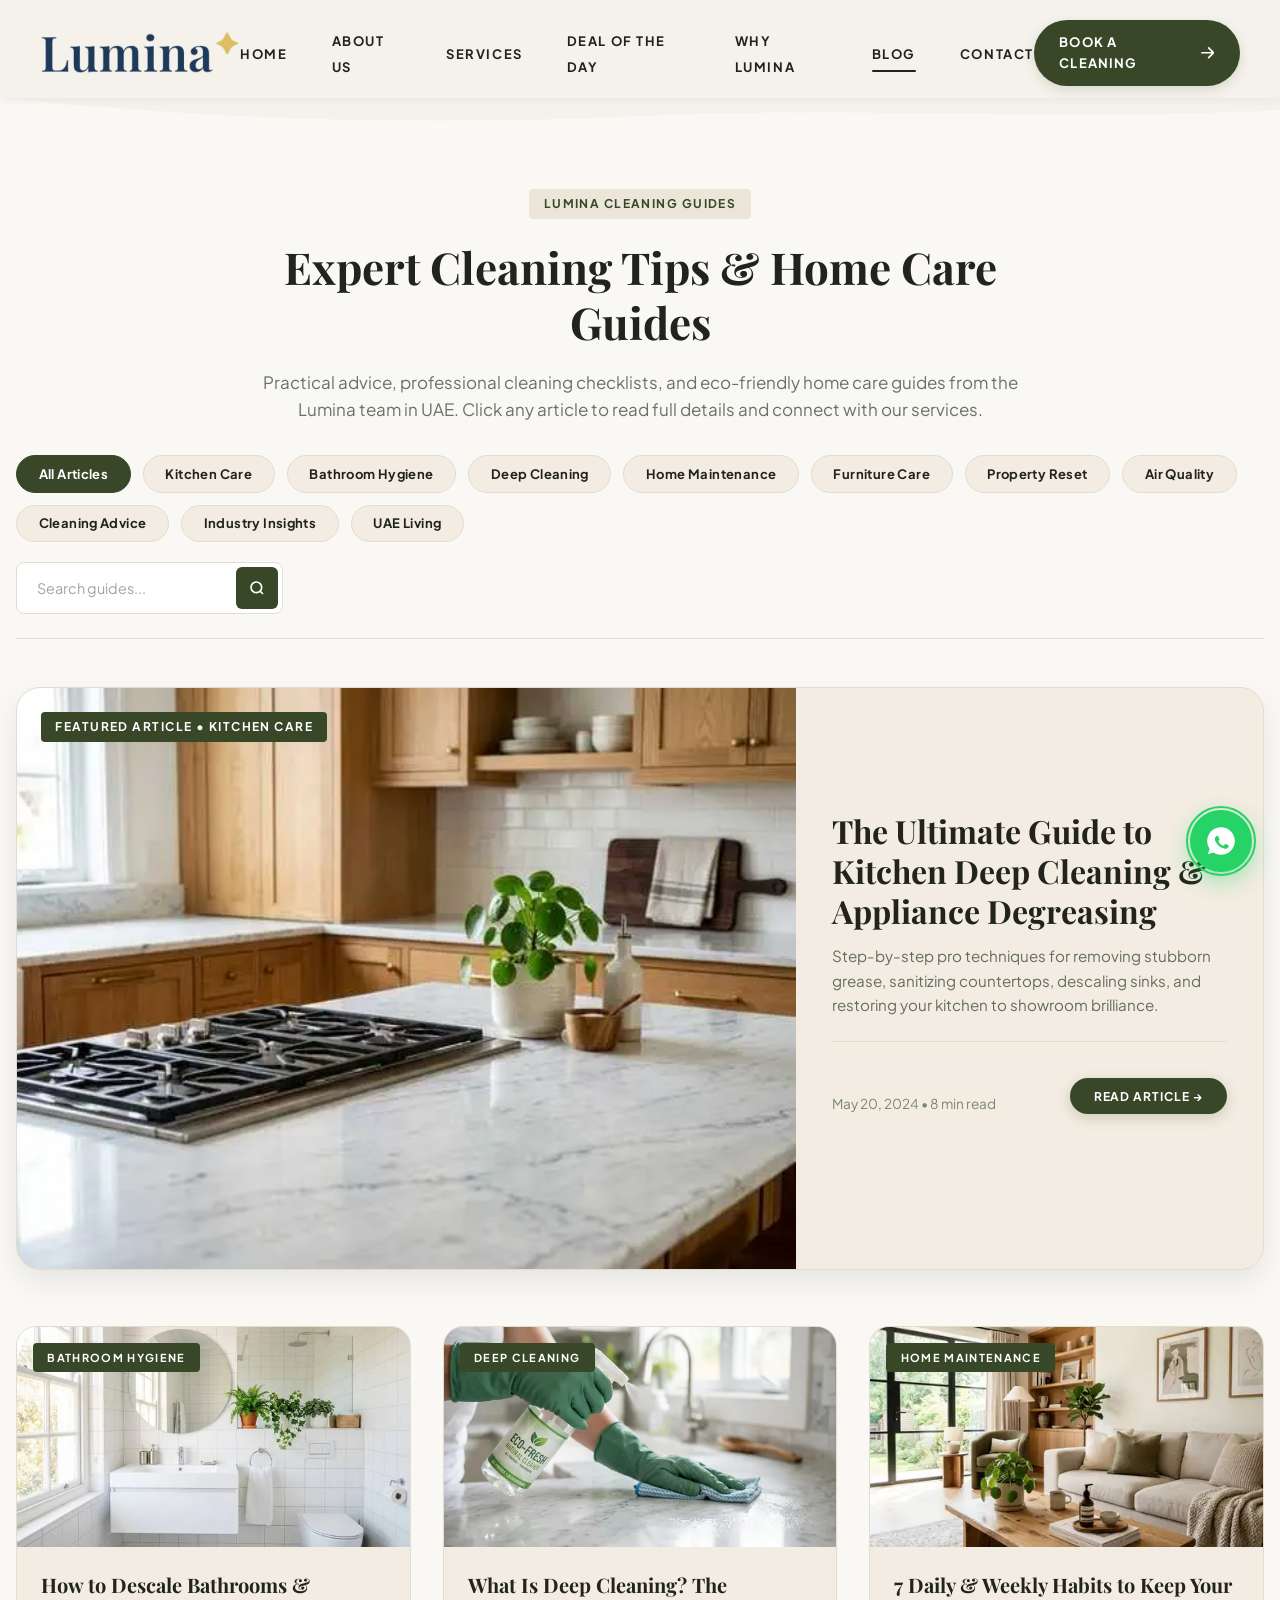
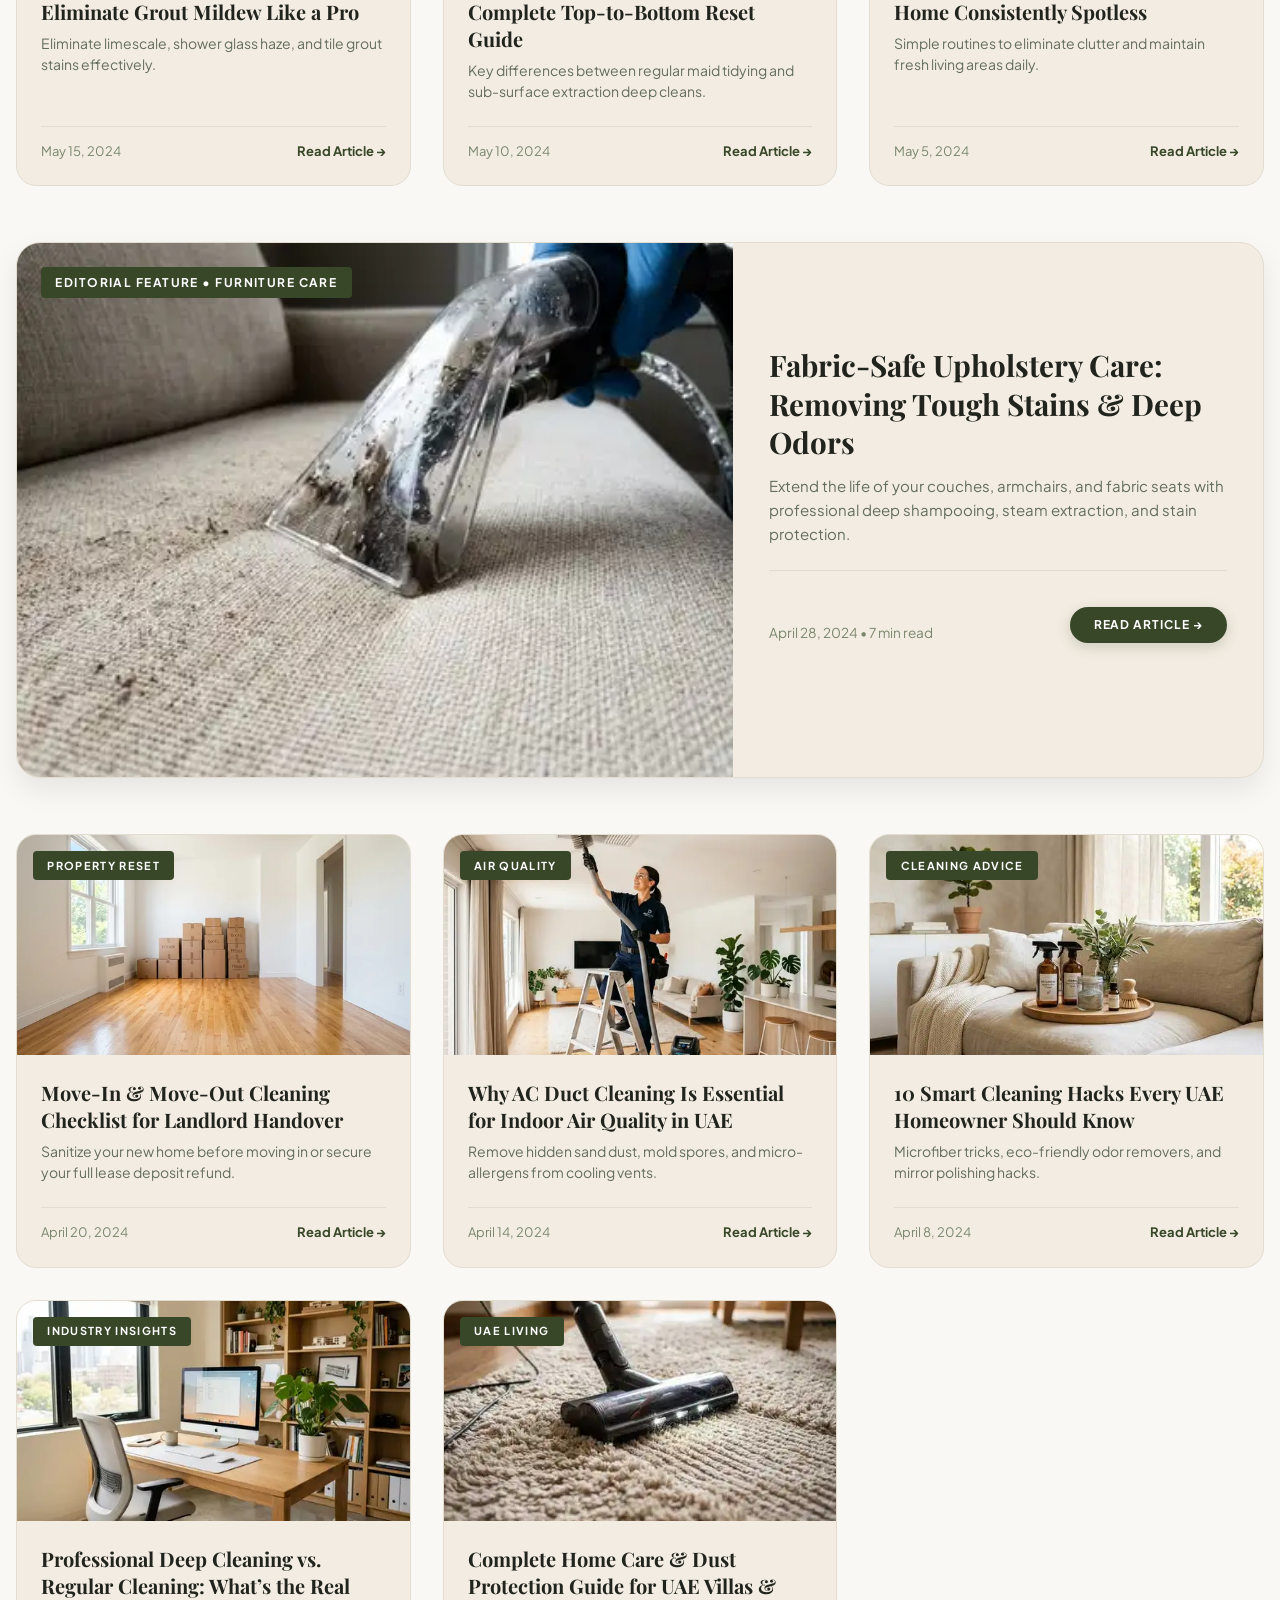
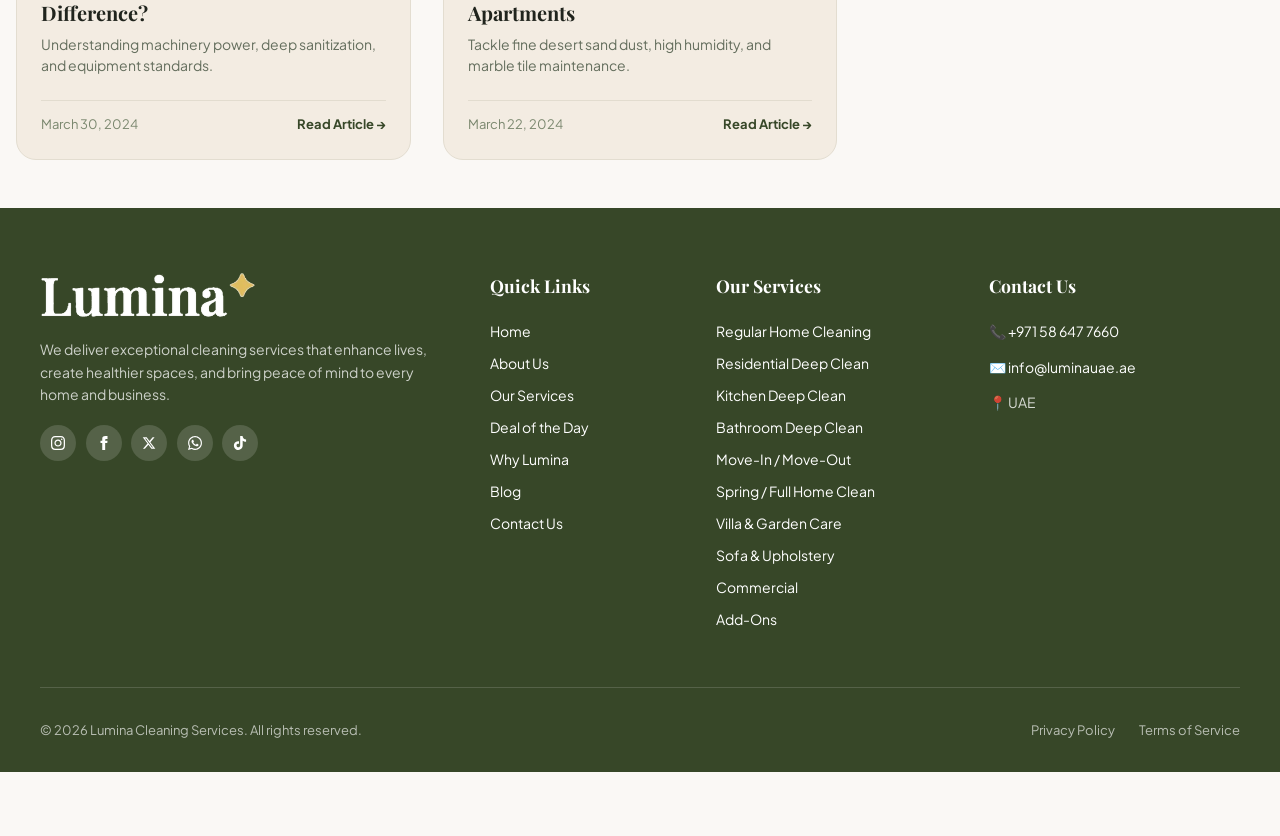
<file: blog.html>
<!DOCTYPE html>
<html lang="en">

<head>
  <meta charset="UTF-8">
  <meta name="viewport" content="width=device-width, initial-scale=1.0">
  <title>Blog & Cleaning Guides - Lumina Cleaning Services</title>
  <meta name="description"
    content="Read expert cleaning tips, deep cleaning guides, and home care advice from Lumina Cleaning Services in UAE. Connect directly with our professional cleaning solutions.">
  <!-- Favicon -->
  <link rel="icon" type="image/png" href="assets/favicon.png">
  <link rel="shortcut icon" href="assets/favicon.ico">
  <link rel="apple-touch-icon" href="assets/favicon.png">
  <link rel="stylesheet" href="styles.css">
</head>

<body>

  <!-- ==========================================
       HEADER & NAVIGATION BAR
       ========================================== -->
  <header class="header" id="header">
    <div class="header-container">

      <!-- Brand Logo -->
      <a href="index.html" class="logo" id="brand-logo" aria-label="Lumina Cleaning Services Home">
        <img loading="eager" fetchpriority="high" width="160" height="38" src="assets/logo.webp" alt="Lumina Cleaning Services Logo" class="brand-logo-img">
      </a>

      <!-- Navigation Links -->
      <nav aria-label="Main Navigation">
        <ul class="nav-menu" id="nav-menu">
          <li><a href="index.html" class="nav-link" id="nav-home">HOME</a></li>
          <li><a href="about.html" class="nav-link" id="nav-about">ABOUT US</a></li>
          <li><a href="services.html" class="nav-link" id="nav-services">SERVICES</a></li>
          <li><a href="deal-of-the-day.html" class="nav-link" id="nav-deal">DEAL OF THE DAY</a></li>
          <li><a href="why-lumina.html" class="nav-link" id="nav-whyus">WHY LUMINA</a></li>
          <li><a href="blog.html" class="nav-link active" id="nav-blog">BLOG</a></li>
          <li><a href="contact.html" class="nav-link" id="nav-contact">CONTACT</a></li>
        </ul>
      </nav>

      <!-- Action CTA Button -->
      <div style="display: flex; align-items: center; gap: 1rem;">
        <a href="contact.html" class="btn-header-cta" id="btn-header-book">
          <span>BOOK A CLEANING</span>
          <svg width="14" height="12" viewBox="0 0 14 12" fill="none" xmlns="http://www.w3.org/2000/svg">
            <path d="M8 1L13 6M13 6L8 11M13 6H1" stroke="currentColor" stroke-width="1.8" stroke-linecap="round"
              stroke-linejoin="round" />
          </svg>
        </a>

        <!-- Mobile Toggle Button -->
        <button class="mobile-nav-toggle" id="mobile-toggle" aria-label="Toggle menu">
          <span></span>
          <span></span>
          <span></span>
        </button>
      </div>

    </div>
  </header>

  <!-- Top Header Wave Divider -->
  <div class="header-wave-divider">
    <svg viewBox="0 0 1440 28" fill="none" preserveAspectRatio="none" xmlns="http://www.w3.org/2000/svg">
      <path d="M0 0C240 22 480 28 720 18C960 8 1200 24 1440 12V28H0V0Z" fill="#FAF8F5" />
    </svg>
  </div>

  <!-- ==========================================
       MAIN BLOG SECTION
       ========================================== -->
  <section id="blog" class="blog-section" style="padding-top: 2.5rem; padding-bottom: 4rem;">

    <!-- =========================================================================
         VIEW 1: EDITORIAL BLOG OVERVIEW LISTING
         ========================================================================= -->
    <div id="blog-overview-view">

      <div class="blog-overview-container">

        <!-- BLOG HEADER -->
        <header class="blog-header-section" style="padding-bottom: 2rem; text-align: center; max-width: 840px; margin: 0 auto;">
          <span class="blog-category-badge">LUMINA CLEANING GUIDES</span>
          <h1 class="blog-main-title">Expert Cleaning Tips &amp; Home Care Guides</h1>
          <p style="font-size: 1.0625rem; color: var(--color-text-muted); line-height: 1.6; margin-top: 0.5rem;">
            Practical advice, professional cleaning checklists, and eco-friendly home care guides from the Lumina team in UAE. Click any article to read full details and connect with our services.
          </p>
        </header>

        <!-- SEARCH & CATEGORY FILTERS BAR -->
        <div style="display: flex; justify-content: space-between; align-items: center; flex-wrap: wrap; gap: 1.25rem; margin-bottom: 3rem; padding-bottom: 1.5rem; border-bottom: 1px solid #E2DCCF;">
          
          <!-- Category Filters -->
          <div class="category-filters-bar" style="margin-bottom: 0;">
            <button class="category-filter-btn active" onclick="filterBlogCategoryTab(this, 'All')">All Articles</button>
            <button class="category-filter-btn" onclick="filterBlogCategoryTab(this, 'Kitchen Care')">Kitchen Care</button>
            <button class="category-filter-btn" onclick="filterBlogCategoryTab(this, 'Bathroom Hygiene')">Bathroom Hygiene</button>
            <button class="category-filter-btn" onclick="filterBlogCategoryTab(this, 'Deep Cleaning')">Deep Cleaning</button>
            <button class="category-filter-btn" onclick="filterBlogCategoryTab(this, 'Home Maintenance')">Home Maintenance</button>
            <button class="category-filter-btn" onclick="filterBlogCategoryTab(this, 'Furniture Care')">Furniture Care</button>
            <button class="category-filter-btn" onclick="filterBlogCategoryTab(this, 'Property Reset')">Property Reset</button>
            <button class="category-filter-btn" onclick="filterBlogCategoryTab(this, 'Air Quality')">Air Quality</button>
            <button class="category-filter-btn" onclick="filterBlogCategoryTab(this, 'Cleaning Advice')">Cleaning Advice</button>
            <button class="category-filter-btn" onclick="filterBlogCategoryTab(this, 'Industry Insights')">Industry Insights</button>
            <button class="category-filter-btn" onclick="filterBlogCategoryTab(this, 'UAE Living')">UAE Living</button>
          </div>

          <!-- Live Search Input -->
          <div style="min-width: 260px;">
            <form class="search-form-wrapper" style="margin: 0;" onsubmit="event.preventDefault(); filterBlogContent(document.getElementById('blog-search-input').value);">
              <input type="text" id="blog-search-input" class="search-input" placeholder="Search guides..." aria-label="Search blog posts">
              <button type="submit" class="search-submit-btn" aria-label="Search">
                <svg width="16" height="16" viewBox="0 0 24 24" fill="none" stroke="currentColor" stroke-width="2.5">
                  <circle cx="11" cy="11" r="8"></circle>
                  <line x1="21" y1="21" x2="16.65" y2="16.65"></line>
                </svg>
              </button>
            </form>
          </div>

        </div>

        <!-- SECTION 1 — TOP LARGE FEATURED ARTICLE -->
        <article class="blog-top-featured-card" data-category="Kitchen Care" onclick="openBlogArticle('article-kitchen-deep-cleaning')">
          <div style="height: 100%; min-height: 380px; overflow: hidden; position: relative;">
            <img loading="eager" fetchpriority="high" width="580" height="433" src="assets/detail_surfaces.webp" alt="Kitchen Deep Cleaning & Degreasing" style="width: 100%; height: 100%; object-fit: cover;">
            <span class="blog-category-badge" style="position: absolute; top: 1.5rem; left: 1.5rem; margin: 0; background: #374728; color: #FFF; font-size: 0.75rem;">FEATURED ARTICLE &bull; KITCHEN CARE</span>
          </div>
          <div style="padding: 2.75rem 2.25rem; display: flex; flex-direction: column; justify-content: center;">
            <h2 style="font-family: var(--font-serif); font-size: 2rem; color: #20241D; margin-bottom: 0.85rem; line-height: 1.25;">
              The Ultimate Guide to Kitchen Deep Cleaning &amp; Appliance Degreasing
            </h2>
            <p style="font-size: 0.95rem; color: #646E5D; line-height: 1.6; margin-bottom: 1.5rem;">
              Step-by-step pro techniques for removing stubborn grease, sanitizing countertops, descaling sinks, and restoring your kitchen to showroom brilliance.
            </p>
            <div style="display: flex; justify-content: space-between; align-items: center; border-top: 1px solid #E2DCCF; padding-top: 1.25rem; font-size: 0.85rem; color: #7A876E;">
              <span>May 20, 2024 &bull; 8 min read</span>
              <button class="btn-read-full-post" style="padding: 0.65rem 1.5rem; font-size: 0.75rem; background: #374728; color: #FFF; border: none; border-radius: 50px; cursor: pointer;" onclick="event.stopPropagation(); openBlogArticle('article-kitchen-deep-cleaning');">
                <span>READ ARTICLE &rarr;</span>
              </button>
            </div>
          </div>
        </article>

        <!-- SECTION 2 — 3-COLUMN ARTICLE GRID -->
        <div class="blog-3col-grid">

          <!-- CARD 2: Bathroom Deep Cleaning -->
          <article class="blog-grid-card" data-category="Bathroom Hygiene" onclick="openBlogArticle('article-bathroom-deep-cleaning')">
            <div style="height: 220px; overflow: hidden; position: relative;">
              <img loading="lazy" width="580" height="433" src="assets/detail_bathrooms.webp" alt="Bathroom Deep Cleaning" style="width: 100%; height: 100%; object-fit: cover;">
              <span class="blog-category-badge" style="position: absolute; top: 1rem; left: 1rem; margin: 0; background: #374728; color: #FFF; font-size: 0.6875rem;">BATHROOM HYGIENE</span>
            </div>
            <div style="padding: 1.5rem; display: flex; flex-direction: column; flex-grow: 1; justify-content: space-between;">
              <div>
                <h3 style="font-family: var(--font-serif); font-size: 1.25rem; color: #20241D; margin-bottom: 0.5rem; line-height: 1.35;">
                  How to Descale Bathrooms &amp; Eliminate Grout Mildew Like a Pro
                </h3>
                <p style="font-size: 0.875rem; color: #646E5D; line-height: 1.5; margin-bottom: 1rem;">
                  Eliminate limescale, shower glass haze, and tile grout stains effectively.
                </p>
              </div>
              <div style="display: flex; justify-content: space-between; align-items: center; border-top: 1px solid #E2DCCF; padding-top: 0.85rem; margin-top: 0.5rem; font-size: 0.8125rem; color: #7A876E;">
                <span>May 15, 2024</span>
                <span style="font-weight: 700; color: #374728;">Read Article &rarr;</span>
              </div>
            </div>
          </article>

          <!-- CARD 3: What Is Deep Cleaning? -->
          <article class="blog-grid-card" data-category="Deep Cleaning" onclick="openBlogArticle('article-what-is-deep-cleaning')">
            <div style="height: 220px; overflow: hidden; position: relative;">
              <img loading="lazy" width="600" height="448" src="assets/service_deep_cleaning.webp" alt="What Is Deep Cleaning?" style="width: 100%; height: 100%; object-fit: cover;">
              <span class="blog-category-badge" style="position: absolute; top: 1rem; left: 1rem; margin: 0; background: #374728; color: #FFF; font-size: 0.6875rem;">DEEP CLEANING</span>
            </div>
            <div style="padding: 1.5rem; display: flex; flex-direction: column; flex-grow: 1; justify-content: space-between;">
              <div>
                <h3 style="font-family: var(--font-serif); font-size: 1.25rem; color: #20241D; margin-bottom: 0.5rem; line-height: 1.35;">
                  What Is Deep Cleaning? The Complete Top-to-Bottom Reset Guide
                </h3>
                <p style="font-size: 0.875rem; color: #646E5D; line-height: 1.5; margin-bottom: 1rem;">
                  Key differences between regular maid tidying and sub-surface extraction deep cleans.
                </p>
              </div>
              <div style="display: flex; justify-content: space-between; align-items: center; border-top: 1px solid #E2DCCF; padding-top: 0.85rem; margin-top: 0.5rem; font-size: 0.8125rem; color: #7A876E;">
                <span>May 10, 2024</span>
                <span style="font-weight: 700; color: #374728;">Read Article &rarr;</span>
              </div>
            </div>
          </article>

          <!-- CARD 4: Regular Home Cleaning -->
          <article class="blog-grid-card" data-category="Home Maintenance" onclick="openBlogArticle('article-regular-home-cleaning')">
            <div style="height: 220px; overflow: hidden; position: relative;">
              <img loading="lazy" width="480" height="358" src="assets/service_home_cleaning.webp" alt="Regular Home Cleaning" style="width: 100%; height: 100%; object-fit: cover;">
              <span class="blog-category-badge" style="position: absolute; top: 1rem; left: 1rem; margin: 0; background: #374728; color: #FFF; font-size: 0.6875rem;">HOME MAINTENANCE</span>
            </div>
            <div style="padding: 1.5rem; display: flex; flex-direction: column; flex-grow: 1; justify-content: space-between;">
              <div>
                <h3 style="font-family: var(--font-serif); font-size: 1.25rem; color: #20241D; margin-bottom: 0.5rem; line-height: 1.35;">
                  7 Daily &amp; Weekly Habits to Keep Your Home Consistently Spotless
                </h3>
                <p style="font-size: 0.875rem; color: #646E5D; line-height: 1.5; margin-bottom: 1rem;">
                  Simple routines to eliminate clutter and maintain fresh living areas daily.
                </p>
              </div>
              <div style="display: flex; justify-content: space-between; align-items: center; border-top: 1px solid #E2DCCF; padding-top: 0.85rem; margin-top: 0.5rem; font-size: 0.8125rem; color: #7A876E;">
                <span>May 5, 2024</span>
                <span style="font-weight: 700; color: #374728;">Read Article &rarr;</span>
              </div>
            </div>
          </article>

        </div>

        <!-- SECTION 3 — EDITORIAL FEATURE ROW -->
        <article class="blog-editorial-feature-row" data-category="Furniture Care" onclick="openBlogArticle('article-sofa-upholstery-cleaning')">
          <div style="height: 100%; min-height: 360px; overflow: hidden; position: relative;">
            <img loading="lazy" width="420" height="313" src="assets/service_sofa_upholstery.webp" alt="Sofa & Upholstery Cleaning" style="width: 100%; height: 100%; object-fit: cover;">
            <span class="blog-category-badge" style="position: absolute; top: 1.5rem; left: 1.5rem; margin: 0; background: #374728; color: #FFF; font-size: 0.75rem;">EDITORIAL FEATURE &bull; FURNITURE CARE</span>
          </div>
          <div style="padding: 2.5rem 2.25rem; display: flex; flex-direction: column; justify-content: center;">
            <h2 style="font-family: var(--font-serif); font-size: 1.85rem; color: #20241D; margin-bottom: 0.75rem; line-height: 1.3;">
              Fabric-Safe Upholstery Care: Removing Tough Stains &amp; Deep Odors
            </h2>
            <p style="font-size: 0.9375rem; color: #646E5D; line-height: 1.6; margin-bottom: 1.5rem;">
              Extend the life of your couches, armchairs, and fabric seats with professional deep shampooing, steam extraction, and stain protection.
            </p>
            <div style="display: flex; justify-content: space-between; align-items: center; border-top: 1px solid #E2DCCF; padding-top: 1.25rem; font-size: 0.85rem; color: #7A876E;">
              <span>April 28, 2024 &bull; 7 min read</span>
              <button class="btn-read-full-post" style="padding: 0.65rem 1.5rem; font-size: 0.75rem; background: #374728; color: #FFF; border: none; border-radius: 50px; cursor: pointer;" onclick="event.stopPropagation(); openBlogArticle('article-sofa-upholstery-cleaning');">
                <span>READ ARTICLE &rarr;</span>
              </button>
            </div>
          </div>
        </article>

        <!-- SECTION 4 — MORE ARTICLES 3-COLUMN GRID -->
        <div class="blog-3col-grid">

          <!-- CARD 6: Move-In / Move-Out Cleaning -->
          <article class="blog-grid-card" data-category="Property Reset" onclick="openBlogArticle('article-move-in-move-out-cleaning')">
            <div style="height: 220px; overflow: hidden; position: relative;">
              <img loading="lazy" width="600" height="448" src="assets/service_move_in.webp" alt="Move-In Move-Out Cleaning" style="width: 100%; height: 100%; object-fit: cover;">
              <span class="blog-category-badge" style="position: absolute; top: 1rem; left: 1rem; margin: 0; background: #374728; color: #FFF; font-size: 0.6875rem;">PROPERTY RESET</span>
            </div>
            <div style="padding: 1.5rem; display: flex; flex-direction: column; flex-grow: 1; justify-content: space-between;">
              <div>
                <h3 style="font-family: var(--font-serif); font-size: 1.25rem; color: #20241D; margin-bottom: 0.5rem; line-height: 1.35;">
                  Move-In &amp; Move-Out Cleaning Checklist for Landlord Handover
                </h3>
                <p style="font-size: 0.875rem; color: #646E5D; line-height: 1.5; margin-bottom: 1rem;">
                  Sanitize your new home before moving in or secure your full lease deposit refund.
                </p>
              </div>
              <div style="display: flex; justify-content: space-between; align-items: center; border-top: 1px solid #E2DCCF; padding-top: 0.85rem; margin-top: 0.5rem; font-size: 0.8125rem; color: #7A876E;">
                <span>April 20, 2024</span>
                <span style="font-weight: 700; color: #374728;">Read Article &rarr;</span>
              </div>
            </div>
          </article>

          <!-- CARD 7: AC Duct Cleaning -->
          <article class="blog-grid-card" data-category="Air Quality" onclick="openBlogArticle('article-ac-duct-cleaning')">
            <div style="height: 220px; overflow: hidden; position: relative;">
              <img loading="lazy" width="540" height="403" src="assets/service_ac_duct.webp" alt="AC Duct Cleaning" style="width: 100%; height: 100%; object-fit: cover;">
              <span class="blog-category-badge" style="position: absolute; top: 1rem; left: 1rem; margin: 0; background: #374728; color: #FFF; font-size: 0.6875rem;">AIR QUALITY</span>
            </div>
            <div style="padding: 1.5rem; display: flex; flex-direction: column; flex-grow: 1; justify-content: space-between;">
              <div>
                <h3 style="font-family: var(--font-serif); font-size: 1.25rem; color: #20241D; margin-bottom: 0.5rem; line-height: 1.35;">
                  Why AC Duct Cleaning Is Essential for Indoor Air Quality in UAE
                </h3>
                <p style="font-size: 0.875rem; color: #646E5D; line-height: 1.5; margin-bottom: 1rem;">
                  Remove hidden sand dust, mold spores, and micro-allergens from cooling vents.
                </p>
              </div>
              <div style="display: flex; justify-content: space-between; align-items: center; border-top: 1px solid #E2DCCF; padding-top: 0.85rem; margin-top: 0.5rem; font-size: 0.8125rem; color: #7A876E;">
                <span>April 14, 2024</span>
                <span style="font-weight: 700; color: #374728;">Read Article &rarr;</span>
              </div>
            </div>
          </article>

          <!-- CARD 8: Home Cleaning Tips -->
          <article class="blog-grid-card" data-category="Cleaning Advice" onclick="openBlogArticle('article-home-cleaning-tips')">
            <div style="height: 220px; overflow: hidden; position: relative;">
              <img loading="lazy" width="640" height="357" src="assets/blog_hero_10tips.webp" alt="Home Cleaning Tips" style="width: 100%; height: 100%; object-fit: cover;">
              <span class="blog-category-badge" style="position: absolute; top: 1rem; left: 1rem; margin: 0; background: #374728; color: #FFF; font-size: 0.6875rem;">CLEANING ADVICE</span>
            </div>
            <div style="padding: 1.5rem; display: flex; flex-direction: column; flex-grow: 1; justify-content: space-between;">
              <div>
                <h3 style="font-family: var(--font-serif); font-size: 1.25rem; color: #20241D; margin-bottom: 0.5rem; line-height: 1.35;">
                  10 Smart Cleaning Hacks Every UAE Homeowner Should Know
                </h3>
                <p style="font-size: 0.875rem; color: #646E5D; line-height: 1.5; margin-bottom: 1rem;">
                  Microfiber tricks, eco-friendly odor removers, and mirror polishing hacks.
                </p>
              </div>
              <div style="display: flex; justify-content: space-between; align-items: center; border-top: 1px solid #E2DCCF; padding-top: 0.85rem; margin-top: 0.5rem; font-size: 0.8125rem; color: #7A876E;">
                <span>April 8, 2024</span>
                <span style="font-weight: 700; color: #374728;">Read Article &rarr;</span>
              </div>
            </div>
          </article>

          <!-- CARD 9: Professional Cleaning vs Regular Cleaning -->
          <article class="blog-grid-card" data-category="Industry Insights" onclick="openBlogArticle('article-pro-vs-regular-cleaning')">
            <div style="height: 220px; overflow: hidden; position: relative;">
              <img loading="lazy" width="500" height="373" src="assets/service_office_cleaning.webp" alt="Professional vs Regular Cleaning" style="width: 100%; height: 100%; object-fit: cover;">
              <span class="blog-category-badge" style="position: absolute; top: 1rem; left: 1rem; margin: 0; background: #374728; color: #FFF; font-size: 0.6875rem;">INDUSTRY INSIGHTS</span>
            </div>
            <div style="padding: 1.5rem; display: flex; flex-direction: column; flex-grow: 1; justify-content: space-between;">
              <div>
                <h3 style="font-family: var(--font-serif); font-size: 1.25rem; color: #20241D; margin-bottom: 0.5rem; line-height: 1.35;">
                  Professional Deep Cleaning vs. Regular Cleaning: What’s the Real Difference?
                </h3>
                <p style="font-size: 0.875rem; color: #646E5D; line-height: 1.5; margin-bottom: 1rem;">
                  Understanding machinery power, deep sanitization, and equipment standards.
                </p>
              </div>
              <div style="display: flex; justify-content: space-between; align-items: center; border-top: 1px solid #E2DCCF; padding-top: 0.85rem; margin-top: 0.5rem; font-size: 0.8125rem; color: #7A876E;">
                <span>March 30, 2024</span>
                <span style="font-weight: 700; color: #374728;">Read Article &rarr;</span>
              </div>
            </div>
          </article>

          <!-- CARD 10: Cleaning Tips for UAE Homes -->
          <article class="blog-grid-card" data-category="UAE Living" onclick="openBlogArticle('article-uae-home-cleaning-tips')">
            <div style="height: 220px; overflow: hidden; position: relative;">
              <img loading="lazy" width="480" height="358" src="assets/detail_floors.webp" alt="UAE Home Cleaning Tips" style="width: 100%; height: 100%; object-fit: cover;">
              <span class="blog-category-badge" style="position: absolute; top: 1rem; left: 1rem; margin: 0; background: #374728; color: #FFF; font-size: 0.6875rem;">UAE LIVING</span>
            </div>
            <div style="padding: 1.5rem; display: flex; flex-direction: column; flex-grow: 1; justify-content: space-between;">
              <div>
                <h3 style="font-family: var(--font-serif); font-size: 1.25rem; color: #20241D; margin-bottom: 0.5rem; line-height: 1.35;">
                  Complete Home Care &amp; Dust Protection Guide for UAE Villas &amp; Apartments
                </h3>
                <p style="font-size: 0.875rem; color: #646E5D; line-height: 1.5; margin-bottom: 1rem;">
                  Tackle fine desert sand dust, high humidity, and marble tile maintenance.
                </p>
              </div>
              <div style="display: flex; justify-content: space-between; align-items: center; border-top: 1px solid #E2DCCF; padding-top: 0.85rem; margin-top: 0.5rem; font-size: 0.8125rem; color: #7A876E;">
                <span>March 22, 2024</span>
                <span style="font-weight: 700; color: #374728;">Read Article &rarr;</span>
              </div>
            </div>
          </article>

        </div>

      </div>

    </div>


    <!-- =========================================================================
         VIEW 2: DETAILED ARTICLE PAGE VIEWS (BALANCED TWO-COLUMN EDITORIAL LAYOUT)
         ========================================================================= -->
    <div id="blog-article-view" style="display: none;">

      <!-- ---------------------------------------------------------------------
           ARTICLE: THE ULTIMATE GUIDE TO KITCHEN DEEP CLEANING & APPLIANCE DEGREASING
           --------------------------------------------------------------------- -->
      <article id="article-kitchen-deep-cleaning" class="article-detail-container" style="display: none;">
        
        <!-- ARTICLE HEADER BAR -->
        <header class="blog-header-section" style="padding-bottom: 1rem;">
          <button type="button" class="category-filter-btn" onclick="showBlogOverview();" style="margin-bottom: 1.25rem; display: inline-flex; align-items: center; gap: 0.4rem;">
            &larr; Back to All Articles
          </button>
          <div>
            <span class="blog-category-badge">KITCHEN CARE</span>
            <h1 class="blog-main-title" style="font-size: 2.3rem;">The Ultimate Guide to Kitchen Deep Cleaning & Appliance Degreasing</h1>
            <div class="blog-post-meta">
              <span>May 20, 2024 • By Lumina Senior Hygiene Team • 8 min read</span>
            </div>
          </div>
        </header>

        <!-- TWO-COLUMN LAYOUT -->
        <div class="article-detail-layout">

          <!-- LEFT COLUMN: DETAILED ARTICLE CONTENT (~65%) -->
          <main class="blog-article-content">

            <p class="blog-lead-text">
              The kitchen is the culinary heart of your home, but daily cooking airborne oils, grease splatters, and food residues accumulate rapidly on cabinets, stove hoods, backsplash tiles, and counter surfaces. Here is our comprehensive step-by-step professional guide to deep cleaning your kitchen and maintaining immaculate food prep areas.
            </p>


            <div class="blog-point-item">
              <h2 class="blog-point-title"><span class="blog-point-number">1.</span> What Is Kitchen Deep Cleaning?</h2>
              <p class="blog-point-text">Unlike regular kitchen tidying—which usually consists of wiping down visible counters and sweeping the floor—kitchen deep cleaning is a thorough, intensive sanitization process. It targets hidden grease film, baked-on oven splatters, interior cabinet dust, exhaust hood mesh buildup, and bacteria in hard-to-reach crevices around sinks and appliances.</p>
            </div>

            <div class="blog-point-item">
              <h2 class="blog-point-title"><span class="blog-point-number">2.</span> Why Kitchen Deep Cleaning Is Important</h2>
              <p class="blog-point-text">Over time, airborne grease combines with household dust to create a sticky coating on upper cabinets and ventilation hood fans. This layer not only harbors odor-causing bacteria but also reduces ventilation airflow and creates a potential fire hazard. Deep cleaning removes volatile organic compounds and food-borne pathogens, ensuring your family prepares meals in a 100% hygienic environment.</p>
            </div>

            <div class="blog-point-item">
              <h2 class="blog-point-title"><span class="blog-point-number">3.</span> What Areas Are Covered in a Kitchen Deep Clean?</h2>
              <p class="blog-point-text">A professional kitchen deep clean leaves no corner untouched. Key areas include range hood mesh filters, exhaust housing, gas and induction stovetops, burners, oven door seals, tile backsplashes, grout line degreasing, marble countertop polishing, and undersink cabinet hygiene.</p>
            </div>

            <div class="blog-point-item">
              <h2 class="blog-point-title"><span class="blog-point-number">4.</span> Step-by-Step Kitchen Cleaning Process</h2>
              <p class="blog-point-text">Professional hygiene teams use a structured top-down cleaning methodology: starting with a hot degreasing soak for mesh hood filters, high-level cabinet dusting, interior drawer detailing, sink descaling, and finishing with deep floor scrubbing.</p>
            </div>

            <div class="blog-point-item">
              <h2 class="blog-point-title"><span class="blog-point-number">5.</span> Special Care for Appliances & Delicate Surfaces</h2>
              <p class="blog-point-text">Stainless steel appliances require grain-directional polishing to prevent streak marks. Natural marble and granite require non-acidic, pH-neutral cleaners to prevent chemical etching. For microwave interiors, steam a bowl of water with lemon slices for 3 minutes before wiping for effortless grease removal.</p>
            </div>


            <!-- SECTION 4/CHECKLIST BOX -->
            <div class="blog-checklist-box">
              <h3 class="blog-checklist-title">
                <svg width="22" height="22" viewBox="0 0 24 24" fill="none" stroke="currentColor" stroke-width="2.5"><polyline points="20 6 9 17 4 12"/></svg>
                Kitchen Deep Cleaning Checklist
              </h3>
              <div class="blog-checklist-grid">
                <div class="blog-checklist-item">
                  <svg width="18" height="18" viewBox="0 0 24 24" fill="none" stroke="currentColor" stroke-width="3"><polyline points="20 6 9 17 4 12"/></svg>
                  <span>Degrease range hood mesh filters</span>
                </div>
                <div class="blog-checklist-item">
                  <svg width="18" height="18" viewBox="0 0 24 24" fill="none" stroke="currentColor" stroke-width="3"><polyline points="20 6 9 17 4 12"/></svg>
                  <span>Scrub backsplash tile grout lines</span>
                </div>
                <div class="blog-checklist-item">
                  <svg width="18" height="18" viewBox="0 0 24 24" fill="none" stroke="currentColor" stroke-width="3"><polyline points="20 6 9 17 4 12"/></svg>
                  <span>Descale stainless steel sink & faucets</span>
                </div>
                <div class="blog-checklist-item">
                  <svg width="18" height="18" viewBox="0 0 24 24" fill="none" stroke="currentColor" stroke-width="3"><polyline points="20 6 9 17 4 12"/></svg>
                  <span>Sanitize countertop food prep zones</span>
                </div>
              </div>
            </div>


            <!-- SECTION 6: FAQS SECTION -->
            <div class="blog-faq-section">
              <h3 class="blog-section-title">Frequently Asked Questions</h3>
              <div class="faq-list">
                <div class="faq-item">
                  <button class="faq-header" onclick="this.parentElement.classList.toggle('active');">
                    <span>Are Lumina's kitchen degreasers safe for food preparation areas?</span>
                    <div class="faq-icon"><svg width="12" height="8" viewBox="0 0 12 8" fill="none" stroke="currentColor" stroke-width="2"><path d="M1 1L6 6L11 1"/></svg></div>
                  </button>
                  <div class="faq-body"><p>Yes! All Lumina cleaning solutions used in kitchens are non-toxic, eco-friendly, and certified food-surface safe.</p></div>
                </div>
                <div class="faq-item">
                  <button class="faq-header" onclick="this.parentElement.classList.toggle('active');">
                    <span>Do I need to empty my kitchen cabinets before deep cleaning?</span>
                    <div class="faq-icon"><svg width="12" height="8" viewBox="0 0 12 8" fill="none" stroke="currentColor" stroke-width="2"><path d="M1 1L6 6L11 1"/></svg></div>
                  </button>
                  <div class="faq-body"><p>If interior cabinet detailing is requested, removing dishes and cookware allows our team to thoroughly wipe and sanitize all shelf surfaces.</p></div>
                </div>
              </div>
            </div>

          </main>

          <!-- RIGHT COLUMN: SIDEBAR CONTENT PANEL (~35%) -->
          <aside class="article-sidebar-sticky">

            <!-- MAIN HERO IMAGE -->
            <img loading="lazy" width="580" height="433" src="assets/detail_surfaces.webp" alt="Kitchen Deep Cleaning" class="article-sidebar-hero-img">

            <!-- QUICK OVERVIEW CARD PANEL -->
            <div class="article-sidebar-widget">
              <div style="display: flex; align-items: center; gap: 0.5rem; margin-bottom: 0.85rem; padding-bottom: 0.5rem; border-bottom: 1px dashed var(--color-border);">
                <svg width="18" height="18" viewBox="0 0 24 24" fill="none" stroke="currentColor" stroke-width="2.2" style="color: #374728;"><circle cx="12" cy="12" r="10"/><line x1="12" y1="16" x2="12" y2="12"/><line x1="12" y1="8" x2="12.01" y2="8"/></svg>
                <h3 style="font-family: var(--font-serif); font-size: 1.15rem; color: #20241D; margin: 0;">Quick Overview</h3>
              </div>
              
              <div style="margin-bottom: 0.85rem;">
                <span style="font-size: 0.75rem; font-weight: 700; text-transform: uppercase; color: #7A876E; letter-spacing: 0.05em; display: block; margin-bottom: 0.25rem;">Best for:</span>
                <p style="font-size: 0.875rem; color: #20241D; line-height: 1.45; margin: 0; font-weight: 600;">Grease, stains, food residue and hard-to-reach areas.</p>
              </div>

              <div>
                <span style="font-size: 0.75rem; font-weight: 700; text-transform: uppercase; color: #7A876E; letter-spacing: 0.05em; display: block; margin-bottom: 0.4rem;">Covers:</span>
                <ul style="list-style: none; padding: 0; margin: 0; display: flex; flex-direction: column; gap: 0.35rem; font-size: 0.85rem; color: #434B3D;">
                  <li style="display: flex; align-items: center; gap: 0.4rem;"><span style="color: #374728; font-weight: 700;">&bull;</span> Countertops</li>
                  <li style="display: flex; align-items: center; gap: 0.4rem;"><span style="color: #374728; font-weight: 700;">&bull;</span> Cabinets</li>
                  <li style="display: flex; align-items: center; gap: 0.4rem;"><span style="color: #374728; font-weight: 700;">&bull;</span> Appliances</li>
                  <li style="display: flex; align-items: center; gap: 0.4rem;"><span style="color: #374728; font-weight: 700;">&bull;</span> Kitchen floors</li>
                  <li style="display: flex; align-items: center; gap: 0.4rem;"><span style="color: #374728; font-weight: 700;">&bull;</span> Sinks</li>
                  <li style="display: flex; align-items: center; gap: 0.4rem;"><span style="color: #374728; font-weight: 700;">&bull;</span> Hard-to-reach areas</li>
                </ul>
              </div>
            </div>

            <!-- KEY BENEFITS CARD PANEL -->
            <div class="article-sidebar-widget">
              <div style="display: flex; align-items: center; gap: 0.5rem; margin-bottom: 0.85rem; padding-bottom: 0.5rem; border-bottom: 1px dashed var(--color-border);">
                <svg width="18" height="18" viewBox="0 0 24 24" fill="none" stroke="currentColor" stroke-width="2.2" style="color: #374728;"><polyline points="20 6 9 17 4 12"/></svg>
                <h3 style="font-family: var(--font-serif); font-size: 1.15rem; color: #20241D; margin: 0;">Key Benefits</h3>
              </div>
              <ul style="list-style: none; padding: 0; margin: 0; display: flex; flex-direction: column; gap: 0.45rem; font-size: 0.85rem; color: #434B3D;">
                <li style="display: flex; align-items: flex-start; gap: 0.45rem;">
                  <svg width="15" height="15" viewBox="0 0 24 24" fill="none" stroke="currentColor" stroke-width="2.5" style="color: #374728; flex-shrink: 0; margin-top: 2px;"><polyline points="20 6 9 17 4 12"/></svg>
                  <span>Removes built-up grease</span>
                </li>
                <li style="display: flex; align-items: flex-start; gap: 0.45rem;">
                  <svg width="15" height="15" viewBox="0 0 24 24" fill="none" stroke="currentColor" stroke-width="2.5" style="color: #374728; flex-shrink: 0; margin-top: 2px;"><polyline points="20 6 9 17 4 12"/></svg>
                  <span>Improves kitchen hygiene</span>
                </li>
                <li style="display: flex; align-items: flex-start; gap: 0.45rem;">
                  <svg width="15" height="15" viewBox="0 0 24 24" fill="none" stroke="currentColor" stroke-width="2.5" style="color: #374728; flex-shrink: 0; margin-top: 2px;"><polyline points="20 6 9 17 4 12"/></svg>
                  <span>Freshens the space</span>
                </li>
                <li style="display: flex; align-items: flex-start; gap: 0.45rem;">
                  <svg width="15" height="15" viewBox="0 0 24 24" fill="none" stroke="currentColor" stroke-width="2.5" style="color: #374728; flex-shrink: 0; margin-top: 2px;"><polyline points="20 6 9 17 4 12"/></svg>
                  <span>Helps maintain surfaces</span>
                </li>
              </ul>
            </div>

            <!-- DIRECT SERVICE CTA CARD PANEL -->
            <div class="article-sidebar-widget" style="background: #374728; color: #FFF;">
              <span style="font-size: 0.6875rem; font-weight: 700; letter-spacing: 0.1em; text-transform: uppercase; color: rgba(255,255,255,0.75); display: block; margin-bottom: 0.3rem;">NEED PROFESSIONAL CLEANING?</span>
              <h3 style="font-family: var(--font-serif); font-size: 1.25rem; color: #FFF; margin-bottom: 0.5rem;">Kitchen Deep Cleaning</h3>
              <p style="font-size: 0.84rem; color: rgba(255,255,255,0.85); line-height: 1.5; margin-bottom: 1.25rem;">
                Professional Kitchen Deep Cleaning by Lumina.
              </p>
              <a href="services.html#kitchen-deep-clean" class="btn-blog-service-cta" style="margin-top: 0; width: 100%; justify-content: center;">
                <span>BOOK SERVICE NOW</span>
              </a>
            </div>

          </aside>

        </div>

        <!-- SECTION 7: FULL-WIDTH SERVICE CTA BANNER -->
        <div class="blog-service-cta-card">
          <span style="font-size: 0.75rem; font-weight: 700; letter-spacing: 0.12em; text-transform: uppercase; color: rgba(255,255,255,0.85); display: block; margin-bottom: 0.5rem;">LUMINA PROFESSIONAL SERVICES</span>
          <h2 style="font-family: var(--font-serif); font-size: 2rem; color: #FFF; margin-bottom: 0.75rem;">Need Kitchen Deep Cleaning?</h2>
          <p style="font-size: 0.9375rem; color: rgba(255,255,255,0.88); max-width: 580px; margin: 0 auto 1.25rem auto; line-height: 1.6;">
            Let our trained specialists care for your home with eco-friendly products and technical precision.
          </p>
          <a href="services.html#kitchen-deep-clean" class="btn-blog-service-cta">
            <span>BOOK SERVICE NOW</span>
            <svg width="14" height="12" viewBox="0 0 14 12" fill="none" stroke="currentColor" stroke-width="2">
              <path d="M8 1L13 6M13 6L8 11M13 6H1" stroke-linecap="round" stroke-linejoin="round" />
            </svg>
          </a>
        </div>

        <!-- RELATED ARTICLES -->
        <div class="related-articles-section">
          <h3 class="related-articles-title">Related Articles</h3>
          <div class="related-articles-grid">
            <div class="blog-grid-card" onclick="openBlogArticle('article-bathroom-deep-cleaning')">
              <div style="height: 150px; overflow: hidden;"><img loading="lazy" width="580" height="433" src="assets/detail_bathrooms.webp" alt="How to Descale Bathrooms Like a Pro" style="width:100%; height:100%; object-fit:cover;"></div>
              <div style="padding: 1rem;">
                <span style="font-size:0.6875rem; font-weight:700; color:#374728;">BATHROOM HYGIENE</span>
                <h4 style="font-family: var(--font-serif); font-size: 1rem; color: #20241D; margin: 0.4rem 0;">How to Descale Bathrooms Like a Pro</h4>
                <span style="font-size: 0.75rem; font-weight: 700; color: #374728;">Read Article &rarr;</span>
              </div>
            </div>
            <div class="blog-grid-card" onclick="openBlogArticle('article-what-is-deep-cleaning')">
              <div style="height: 150px; overflow: hidden;"><img loading="lazy" width="600" height="448" src="assets/service_deep_cleaning.webp" alt="What Is Deep Cleaning? The Complete Reset Guide" style="width:100%; height:100%; object-fit:cover;"></div>
              <div style="padding: 1rem;">
                <span style="font-size:0.6875rem; font-weight:700; color:#374728;">DEEP CLEANING</span>
                <h4 style="font-family: var(--font-serif); font-size: 1rem; color: #20241D; margin: 0.4rem 0;">What Is Deep Cleaning? The Complete Reset Guide</h4>
                <span style="font-size: 0.75rem; font-weight: 700; color: #374728;">Read Article &rarr;</span>
              </div>
            </div>
            <div class="blog-grid-card" onclick="openBlogArticle('article-ac-duct-cleaning')">
              <div style="height: 150px; overflow: hidden;"><img loading="lazy" width="540" height="403" src="assets/service_ac_duct.webp" alt="Why AC Duct Cleaning Is Essential in UAE" style="width:100%; height:100%; object-fit:cover;"></div>
              <div style="padding: 1rem;">
                <span style="font-size:0.6875rem; font-weight:700; color:#374728;">AIR QUALITY</span>
                <h4 style="font-family: var(--font-serif); font-size: 1rem; color: #20241D; margin: 0.4rem 0;">Why AC Duct Cleaning Is Essential in UAE</h4>
                <span style="font-size: 0.75rem; font-weight: 700; color: #374728;">Read Article &rarr;</span>
              </div>
            </div>
          </div>
        </div>

      </article>


      <!-- ---------------------------------------------------------------------
           ARTICLE: HOW TO DESCALE BATHROOMS & ELIMINATE GROUT MILDEW LIKE A PRO
           --------------------------------------------------------------------- -->
      <article id="article-bathroom-deep-cleaning" class="article-detail-container" style="display: none;">
        
        <!-- ARTICLE HEADER BAR -->
        <header class="blog-header-section" style="padding-bottom: 1rem;">
          <button type="button" class="category-filter-btn" onclick="showBlogOverview();" style="margin-bottom: 1.25rem; display: inline-flex; align-items: center; gap: 0.4rem;">
            &larr; Back to All Articles
          </button>
          <div>
            <span class="blog-category-badge">BATHROOM HYGIENE</span>
            <h1 class="blog-main-title" style="font-size: 2.3rem;">How to Descale Bathrooms & Eliminate Grout Mildew Like a Pro</h1>
            <div class="blog-post-meta">
              <span>May 15, 2024 • By Lumina Senior Hygiene Team • 7 min read</span>
            </div>
          </div>
        </header>

        <!-- TWO-COLUMN LAYOUT -->
        <div class="article-detail-layout">

          <!-- LEFT COLUMN: DETAILED ARTICLE CONTENT (~65%) -->
          <main class="blog-article-content">

            <p class="blog-lead-text">
              High humidity levels and mineral-rich tap water in UAE residences cause hard limescale deposits, soap scum film on glass screens, and persistent mold growth in tile grout lines. Here is how professional sanitation teams restore spotless, spa-like bathroom hygiene.
            </p>


            <div class="blog-point-item">
              <h2 class="blog-point-title"><span class="blog-point-number">1.</span> Understanding Limescale & Soap Scum Buildup</h2>
              <p class="blog-point-text">Hard water contains calcium and magnesium ions that crystallize on glass shower screens, chrome faucets, and porcelain basins. When combined with soap residue, it forms a hazy, stubborn layer that regular glass cleaners cannot dissolve without specialized acidic descalers.</p>
            </div>

            <div class="blog-point-item">
              <h2 class="blog-point-title"><span class="blog-point-number">2.</span> Grout Line Restoration & Mildew Extraction</h2>
              <p class="blog-point-text">Tile grout is porous and traps moisture, creating an ideal breeding ground for black mold and mildew. Steam sanitization at 140°C combined with anti-fungal treatment penetrates grout pores to eliminate mold spores completely without damaging ceramic tile edges.</p>
            </div>

            <div class="blog-point-item">
              <h2 class="blog-point-title"><span class="blog-point-number">3.</span> Glass Shower Screen & Chrome Polishing</h2>
              <p class="blog-point-text">Restoring crystal clarity to etched glass shower enclosures requires micro-abrasive polishing compounds followed by a hydrophobic nano-coating. This protective shield repels water droplets, preventing new mineral spots from forming.</p>
            </div>

            <div class="blog-point-item">
              <h2 class="blog-point-title"><span class="blog-point-number">4.</span> Sanitizing High-Touch Bathroom Fixtures</h2>
              <p class="blog-point-text">Toilet bowls, flush buttons, door handles, and faucet knobs harbor pathogenic bacteria. Hospital-grade disinfectant fogging ensures 99.99% pathogen elimination across all porcelain and metallic touchpoints.</p>
            </div>

            <div class="blog-point-item">
              <h2 class="blog-point-title"><span class="blog-point-number">5.</span> Ventilation Fan & Drain Deodorization</h2>
              <p class="blog-point-text">Bathroom exhaust fans pull in damp air and dust, clogging fan blades and reducing ventilation airflow. Cleaning fan covers and flushing drain traps with enzyme deodorizers prevents stagnant pipe odors.</p>
            </div>


            <!-- SECTION 4/CHECKLIST BOX -->
            <div class="blog-checklist-box">
              <h3 class="blog-checklist-title">
                <svg width="22" height="22" viewBox="0 0 24 24" fill="none" stroke="currentColor" stroke-width="2.5"><polyline points="20 6 9 17 4 12"/></svg>
                Bathroom Deep Cleaning Checklist
              </h3>
              <div class="blog-checklist-grid">
                <div class="blog-checklist-item">
                  <svg width="18" height="18" viewBox="0 0 24 24" fill="none" stroke="currentColor" stroke-width="3"><polyline points="20 6 9 17 4 12"/></svg>
                  <span>Descale glass shower enclosures & chrome faucets</span>
                </div>
                <div class="blog-checklist-item">
                  <svg width="18" height="18" viewBox="0 0 24 24" fill="none" stroke="currentColor" stroke-width="3"><polyline points="20 6 9 17 4 12"/></svg>
                  <span>Steam scrub tile grout lines & corners</span>
                </div>
                <div class="blog-checklist-item">
                  <svg width="18" height="18" viewBox="0 0 24 24" fill="none" stroke="currentColor" stroke-width="3"><polyline points="20 6 9 17 4 12"/></svg>
                  <span>Disinfect toilet bowl, tank & flush button</span>
                </div>
                <div class="blog-checklist-item">
                  <svg width="18" height="18" viewBox="0 0 24 24" fill="none" stroke="currentColor" stroke-width="3"><polyline points="20 6 9 17 4 12"/></svg>
                  <span>Clean exhaust fan ventilation grilles</span>
                </div>
              </div>
            </div>


            <!-- SECTION 6: FAQS SECTION -->
            <div class="blog-faq-section">
              <h3 class="blog-section-title">Frequently Asked Questions</h3>
              <div class="faq-list">
                <div class="faq-item">
                  <button class="faq-header" onclick="this.parentElement.classList.toggle('active');">
                    <span>How can I prevent hard water spots on glass screens?</span>
                    <div class="faq-icon"><svg width="12" height="8" viewBox="0 0 12 8" fill="none" stroke="currentColor" stroke-width="2"><path d="M1 1L6 6L11 1"/></svg></div>
                  </button>
                  <div class="faq-body"><p>Squeegee glass screens after every shower and apply a hydrophobic glass sealant every two months to repel mineral water droplets.</p></div>
                </div>
                <div class="faq-item">
                  <button class="faq-header" onclick="this.parentElement.classList.toggle('active');">
                    <span>Are your bathroom descalers safe for natural marble tiles?</span>
                    <div class="faq-icon"><svg width="12" height="8" viewBox="0 0 12 8" fill="none" stroke="currentColor" stroke-width="2"><path d="M1 1L6 6L11 1"/></svg></div>
                  </button>
                  <div class="faq-body"><p>Yes! We use specialized non-acidic, pH-neutral descalers designed specifically for delicate marble and travertine surfaces.</p></div>
                </div>
              </div>
            </div>

          </main>

          <!-- RIGHT COLUMN: SIDEBAR CONTENT PANEL (~35%) -->
          <aside class="article-sidebar-sticky">

            <!-- MAIN HERO IMAGE -->
            <img loading="lazy" width="580" height="433" src="assets/detail_bathrooms.webp" alt="Bathroom Deep Cleaning" class="article-sidebar-hero-img">

            <!-- QUICK OVERVIEW CARD PANEL -->
            <div class="article-sidebar-widget">
              <div style="display: flex; align-items: center; gap: 0.5rem; margin-bottom: 0.85rem; padding-bottom: 0.5rem; border-bottom: 1px dashed var(--color-border);">
                <svg width="18" height="18" viewBox="0 0 24 24" fill="none" stroke="currentColor" stroke-width="2.2" style="color: #374728;"><circle cx="12" cy="12" r="10"/><line x1="12" y1="16" x2="12" y2="12"/><line x1="12" y1="8" x2="12.01" y2="8"/></svg>
                <h3 style="font-family: var(--font-serif); font-size: 1.15rem; color: #20241D; margin: 0;">Quick Overview</h3>
              </div>
              
              <div style="margin-bottom: 0.85rem;">
                <span style="font-size: 0.75rem; font-weight: 700; text-transform: uppercase; color: #7A876E; letter-spacing: 0.05em; display: block; margin-bottom: 0.25rem;">Best for:</span>
                <p style="font-size: 0.875rem; color: #20241D; line-height: 1.45; margin: 0; font-weight: 600;">Limescale deposits, soap scum, grout mildew and hard water stains.</p>
              </div>

              <div>
                <span style="font-size: 0.75rem; font-weight: 700; text-transform: uppercase; color: #7A876E; letter-spacing: 0.05em; display: block; margin-bottom: 0.4rem;">Covers:</span>
                <ul style="list-style: none; padding: 0; margin: 0; display: flex; flex-direction: column; gap: 0.35rem; font-size: 0.85rem; color: #434B3D;">
                  <li style="display: flex; align-items: center; gap: 0.4rem;"><span style="color: #374728; font-weight: 700;">&bull;</span> Shower screens</li>
                  <li style="display: flex; align-items: center; gap: 0.4rem;"><span style="color: #374728; font-weight: 700;">&bull;</span> Tile grout</li>
                  <li style="display: flex; align-items: center; gap: 0.4rem;"><span style="color: #374728; font-weight: 700;">&bull;</span> Toilet fixtures</li>
                  <li style="display: flex; align-items: center; gap: 0.4rem;"><span style="color: #374728; font-weight: 700;">&bull;</span> Sinks & taps</li>
                  <li style="display: flex; align-items: center; gap: 0.4rem;"><span style="color: #374728; font-weight: 700;">&bull;</span> Exhaust fans</li>
                  <li style="display: flex; align-items: center; gap: 0.4rem;"><span style="color: #374728; font-weight: 700;">&bull;</span> Drain traps</li>
                </ul>
              </div>
            </div>

            <!-- KEY BENEFITS CARD PANEL -->
            <div class="article-sidebar-widget">
              <div style="display: flex; align-items: center; gap: 0.5rem; margin-bottom: 0.85rem; padding-bottom: 0.5rem; border-bottom: 1px dashed var(--color-border);">
                <svg width="18" height="18" viewBox="0 0 24 24" fill="none" stroke="currentColor" stroke-width="2.2" style="color: #374728;"><polyline points="20 6 9 17 4 12"/></svg>
                <h3 style="font-family: var(--font-serif); font-size: 1.15rem; color: #20241D; margin: 0;">Key Benefits</h3>
              </div>
              <ul style="list-style: none; padding: 0; margin: 0; display: flex; flex-direction: column; gap: 0.45rem; font-size: 0.85rem; color: #434B3D;">
                <li style="display: flex; align-items: flex-start; gap: 0.45rem;">
                  <svg width="15" height="15" viewBox="0 0 24 24" fill="none" stroke="currentColor" stroke-width="2.5" style="color: #374728; flex-shrink: 0; margin-top: 2px;"><polyline points="20 6 9 17 4 12"/></svg>
                  <span>Eliminates hard limescale</span>
                </li>
                <li style="display: flex; align-items: flex-start; gap: 0.45rem;">
                  <svg width="15" height="15" viewBox="0 0 24 24" fill="none" stroke="currentColor" stroke-width="2.5" style="color: #374728; flex-shrink: 0; margin-top: 2px;"><polyline points="20 6 9 17 4 12"/></svg>
                  <span>Kills 99.99% mold & mildew</span>
                </li>
                <li style="display: flex; align-items: flex-start; gap: 0.45rem;">
                  <svg width="15" height="15" viewBox="0 0 24 24" fill="none" stroke="currentColor" stroke-width="2.5" style="color: #374728; flex-shrink: 0; margin-top: 2px;"><polyline points="20 6 9 17 4 12"/></svg>
                  <span>Restores glass shower clarity</span>
                </li>
                <li style="display: flex; align-items: flex-start; gap: 0.45rem;">
                  <svg width="15" height="15" viewBox="0 0 24 24" fill="none" stroke="currentColor" stroke-width="2.5" style="color: #374728; flex-shrink: 0; margin-top: 2px;"><polyline points="20 6 9 17 4 12"/></svg>
                  <span>Protects luxury bathroom tiles</span>
                </li>
              </ul>
            </div>

            <!-- DIRECT SERVICE CTA CARD PANEL -->
            <div class="article-sidebar-widget" style="background: #374728; color: #FFF;">
              <span style="font-size: 0.6875rem; font-weight: 700; letter-spacing: 0.1em; text-transform: uppercase; color: rgba(255,255,255,0.75); display: block; margin-bottom: 0.3rem;">NEED PROFESSIONAL CLEANING?</span>
              <h3 style="font-family: var(--font-serif); font-size: 1.25rem; color: #FFF; margin-bottom: 0.5rem;">Bathroom Deep Clean</h3>
              <p style="font-size: 0.84rem; color: rgba(255,255,255,0.85); line-height: 1.5; margin-bottom: 1.25rem;">
                Professional Bathroom Deep Clean by Lumina.
              </p>
              <a href="services.html#bathroom-deep-clean" class="btn-blog-service-cta" style="margin-top: 0; width: 100%; justify-content: center;">
                <span>BOOK SERVICE NOW</span>
              </a>
            </div>

          </aside>

        </div>

        <!-- SECTION 7: FULL-WIDTH SERVICE CTA BANNER -->
        <div class="blog-service-cta-card">
          <span style="font-size: 0.75rem; font-weight: 700; letter-spacing: 0.12em; text-transform: uppercase; color: rgba(255,255,255,0.85); display: block; margin-bottom: 0.5rem;">LUMINA PROFESSIONAL SERVICES</span>
          <h2 style="font-family: var(--font-serif); font-size: 2rem; color: #FFF; margin-bottom: 0.75rem;">Need Bathroom Deep Clean?</h2>
          <p style="font-size: 0.9375rem; color: rgba(255,255,255,0.88); max-width: 580px; margin: 0 auto 1.25rem auto; line-height: 1.6;">
            Let our trained specialists care for your home with eco-friendly products and technical precision.
          </p>
          <a href="services.html#bathroom-deep-clean" class="btn-blog-service-cta">
            <span>BOOK SERVICE NOW</span>
            <svg width="14" height="12" viewBox="0 0 14 12" fill="none" stroke="currentColor" stroke-width="2">
              <path d="M8 1L13 6M13 6L8 11M13 6H1" stroke-linecap="round" stroke-linejoin="round" />
            </svg>
          </a>
        </div>

        <!-- RELATED ARTICLES -->
        <div class="related-articles-section">
          <h3 class="related-articles-title">Related Articles</h3>
          <div class="related-articles-grid">
            <div class="blog-grid-card" onclick="openBlogArticle('article-kitchen-deep-cleaning')">
              <div style="height: 150px; overflow: hidden;"><img loading="lazy" width="580" height="433" src="assets/detail_surfaces.webp" alt="The Ultimate Guide to Kitchen Deep Cleaning" style="width:100%; height:100%; object-fit:cover;"></div>
              <div style="padding: 1rem;">
                <span style="font-size:0.6875rem; font-weight:700; color:#374728;">KITCHEN CARE</span>
                <h4 style="font-family: var(--font-serif); font-size: 1rem; color: #20241D; margin: 0.4rem 0;">The Ultimate Guide to Kitchen Deep Cleaning</h4>
                <span style="font-size: 0.75rem; font-weight: 700; color: #374728;">Read Article &rarr;</span>
              </div>
            </div>
            <div class="blog-grid-card" onclick="openBlogArticle('article-what-is-deep-cleaning')">
              <div style="height: 150px; overflow: hidden;"><img loading="lazy" width="600" height="448" src="assets/service_deep_cleaning.webp" alt="What Is Deep Cleaning? The Complete Reset Guide" style="width:100%; height:100%; object-fit:cover;"></div>
              <div style="padding: 1rem;">
                <span style="font-size:0.6875rem; font-weight:700; color:#374728;">DEEP CLEANING</span>
                <h4 style="font-family: var(--font-serif); font-size: 1rem; color: #20241D; margin: 0.4rem 0;">What Is Deep Cleaning? The Complete Reset Guide</h4>
                <span style="font-size: 0.75rem; font-weight: 700; color: #374728;">Read Article &rarr;</span>
              </div>
            </div>
            <div class="blog-grid-card" onclick="openBlogArticle('article-ac-duct-cleaning')">
              <div style="height: 150px; overflow: hidden;"><img loading="lazy" width="540" height="403" src="assets/service_ac_duct.webp" alt="Why AC Duct Cleaning Is Essential in UAE" style="width:100%; height:100%; object-fit:cover;"></div>
              <div style="padding: 1rem;">
                <span style="font-size:0.6875rem; font-weight:700; color:#374728;">AIR QUALITY</span>
                <h4 style="font-family: var(--font-serif); font-size: 1rem; color: #20241D; margin: 0.4rem 0;">Why AC Duct Cleaning Is Essential in UAE</h4>
                <span style="font-size: 0.75rem; font-weight: 700; color: #374728;">Read Article &rarr;</span>
              </div>
            </div>
          </div>
        </div>

      </article>


      <!-- ---------------------------------------------------------------------
           ARTICLE: WHAT IS DEEP CLEANING? THE COMPLETE HOME & OFFICE RESET GUIDE
           --------------------------------------------------------------------- -->
      <article id="article-what-is-deep-cleaning" class="article-detail-container" style="display: none;">
        
        <!-- ARTICLE HEADER BAR -->
        <header class="blog-header-section" style="padding-bottom: 1rem;">
          <button type="button" class="category-filter-btn" onclick="showBlogOverview();" style="margin-bottom: 1.25rem; display: inline-flex; align-items: center; gap: 0.4rem;">
            &larr; Back to All Articles
          </button>
          <div>
            <span class="blog-category-badge">DEEP CLEANING</span>
            <h1 class="blog-main-title" style="font-size: 2.3rem;">What Is Deep Cleaning? The Complete Home & Office Reset Guide</h1>
            <div class="blog-post-meta">
              <span>May 8, 2024 • By Lumina Senior Hygiene Team • 6 min read</span>
            </div>
          </div>
        </header>

        <!-- TWO-COLUMN LAYOUT -->
        <div class="article-detail-layout">

          <!-- LEFT COLUMN: DETAILED ARTICLE CONTENT (~65%) -->
          <main class="blog-article-content">

            <p class="blog-lead-text">
              While regular cleaning keeps visible surfaces free of dust and tidy, deep cleaning goes beyond the surface to extract hidden dirt, eliminate microscopic allergens, and sanitize every corner of your living space.
            </p>


            <div class="blog-point-item">
              <h2 class="blog-point-title"><span class="blog-point-number">1.</span> Defining Deep Cleaning vs Surface Tidying</h2>
              <p class="blog-point-text">Surface tidying involves quick tasks like sweeping, emptying trash bins, and making beds. Deep cleaning is an intensive top-to-bottom hygienic reset that treats neglected zones such as behind heavy furniture, inside window tracks, under appliances, and deep within carpet fibers.</p>
            </div>

            <div class="blog-point-item">
              <h2 class="blog-point-title"><span class="blog-point-number">2.</span> The 11 Specialized Deep Clean Zones</h2>
              <p class="blog-point-text">A true full-home deep clean covers 11 distinct technical zones: Kitchen degreasing, Bathroom descaling, Floor scrubbing, Window track detailing, Upholstery extraction, AC vent sanitization, Door frame wiping, Baseboard detailing, Light fixture dusting, Cabinet interior cleaning, and Balcony washing.</p>
            </div>

            <div class="blog-point-item">
              <h2 class="blog-point-title"><span class="blog-point-number">3.</span> Specialized Equipment & Eco-Friendly Chemicals</h2>
              <p class="blog-point-text">Professional deep cleaning relies on commercial hot-water extraction machines, HEPA-filtered vacuum systems, rotational floor scrubbers, and eco-certified non-toxic cleaning agents that penetrate deep grime without chemical fumes.</p>
            </div>

            <div class="blog-point-item">
              <h2 class="blog-point-title"><span class="blog-point-number">4.</span> Health & Indoor Air Quality Benefits</h2>
              <p class="blog-point-text">Deep cleaning removes airborne sand dust particles, pet dander, pollen, and dust mites that settle in textiles and air vents. It dramatically reduces respiratory irritation and allergy triggers for your family.</p>
            </div>

            <div class="blog-point-item">
              <h2 class="blog-point-title"><span class="blog-point-number">5.</span> Recommended Frequency for UAE Properties</h2>
              <p class="blog-point-text">Due to UAE's desert climate and heavy reliance on year-round air conditioning, we recommend scheduling a full residential deep clean every 3 to 4 months to prevent dust accumulation.</p>
            </div>


            <!-- SECTION 4/CHECKLIST BOX -->
            <div class="blog-checklist-box">
              <h3 class="blog-checklist-title">
                <svg width="22" height="22" viewBox="0 0 24 24" fill="none" stroke="currentColor" stroke-width="2.5"><polyline points="20 6 9 17 4 12"/></svg>
                Deep Cleaning Scope Checklist
              </h3>
              <div class="blog-checklist-grid">
                <div class="blog-checklist-item">
                  <svg width="18" height="18" viewBox="0 0 24 24" fill="none" stroke="currentColor" stroke-width="3"><polyline points="20 6 9 17 4 12"/></svg>
                  <span>Top-to-bottom dusting of high ledges & ceiling fans</span>
                </div>
                <div class="blog-checklist-item">
                  <svg width="18" height="18" viewBox="0 0 24 24" fill="none" stroke="currentColor" stroke-width="3"><polyline points="20 6 9 17 4 12"/></svg>
                  <span>Deep extraction of carpets, rugs & sofa upholstery</span>
                </div>
                <div class="blog-checklist-item">
                  <svg width="18" height="18" viewBox="0 0 24 24" fill="none" stroke="currentColor" stroke-width="3"><polyline points="20 6 9 17 4 12"/></svg>
                  <span>Intensive kitchen & bathroom sanitization</span>
                </div>
                <div class="blog-checklist-item">
                  <svg width="18" height="18" viewBox="0 0 24 24" fill="none" stroke="currentColor" stroke-width="3"><polyline points="20 6 9 17 4 12"/></svg>
                  <span>Window track, frame & glass polishing</span>
                </div>
              </div>
            </div>


            <!-- SECTION 6: FAQS SECTION -->
            <div class="blog-faq-section">
              <h3 class="blog-section-title">Frequently Asked Questions</h3>
              <div class="faq-list">
                <div class="faq-item">
                  <button class="faq-header" onclick="this.parentElement.classList.toggle('active');">
                    <span>How long does a full home deep clean take?</span>
                    <div class="faq-icon"><svg width="12" height="8" viewBox="0 0 12 8" fill="none" stroke="currentColor" stroke-width="2"><path d="M1 1L6 6L11 1"/></svg></div>
                  </button>
                  <div class="faq-body"><p>Depending on the villa or apartment size, a deep clean usually takes 4 to 8 hours with a dedicated team of trained technicians.</p></div>
                </div>
                <div class="faq-item">
                  <button class="faq-header" onclick="this.parentElement.classList.toggle('active');">
                    <span>Do I need to leave the home during deep cleaning?</span>
                    <div class="faq-icon"><svg width="12" height="8" viewBox="0 0 12 8" fill="none" stroke="currentColor" stroke-width="2"><path d="M1 1L6 6L11 1"/></svg></div>
                  </button>
                  <div class="faq-body"><p>It is not required, but many clients prefer to step out while our team performs heavy machinery extraction and floor polishing.</p></div>
                </div>
              </div>
            </div>

          </main>

          <!-- RIGHT COLUMN: SIDEBAR CONTENT PANEL (~35%) -->
          <aside class="article-sidebar-sticky">

            <!-- MAIN HERO IMAGE -->
            <img loading="lazy" width="600" height="448" src="assets/service_deep_cleaning.webp" alt="Residential Deep Clean" class="article-sidebar-hero-img">

            <!-- QUICK OVERVIEW CARD PANEL -->
            <div class="article-sidebar-widget">
              <div style="display: flex; align-items: center; gap: 0.5rem; margin-bottom: 0.85rem; padding-bottom: 0.5rem; border-bottom: 1px dashed var(--color-border);">
                <svg width="18" height="18" viewBox="0 0 24 24" fill="none" stroke="currentColor" stroke-width="2.2" style="color: #374728;"><circle cx="12" cy="12" r="10"/><line x1="12" y1="16" x2="12" y2="12"/><line x1="12" y1="8" x2="12.01" y2="8"/></svg>
                <h3 style="font-family: var(--font-serif); font-size: 1.15rem; color: #20241D; margin: 0;">Quick Overview</h3>
              </div>
              
              <div style="margin-bottom: 0.85rem;">
                <span style="font-size: 0.75rem; font-weight: 700; text-transform: uppercase; color: #7A876E; letter-spacing: 0.05em; display: block; margin-bottom: 0.25rem;">Best for:</span>
                <p style="font-size: 0.875rem; color: #20241D; line-height: 1.45; margin: 0; font-weight: 600;">Full home reset, seasonal refresh, and allergy relief.</p>
              </div>

              <div>
                <span style="font-size: 0.75rem; font-weight: 700; text-transform: uppercase; color: #7A876E; letter-spacing: 0.05em; display: block; margin-bottom: 0.4rem;">Covers:</span>
                <ul style="list-style: none; padding: 0; margin: 0; display: flex; flex-direction: column; gap: 0.35rem; font-size: 0.85rem; color: #434B3D;">
                  <li style="display: flex; align-items: center; gap: 0.4rem;"><span style="color: #374728; font-weight: 700;">&bull;</span> All rooms</li>
                  <li style="display: flex; align-items: center; gap: 0.4rem;"><span style="color: #374728; font-weight: 700;">&bull;</span> Kitchen & baths</li>
                  <li style="display: flex; align-items: center; gap: 0.4rem;"><span style="color: #374728; font-weight: 700;">&bull;</span> Upholstery & carpets</li>
                  <li style="display: flex; align-items: center; gap: 0.4rem;"><span style="color: #374728; font-weight: 700;">&bull;</span> Windows & tracks</li>
                  <li style="display: flex; align-items: center; gap: 0.4rem;"><span style="color: #374728; font-weight: 700;">&bull;</span> Balconies</li>
                  <li style="display: flex; align-items: center; gap: 0.4rem;"><span style="color: #374728; font-weight: 700;">&bull;</span> Baseboards & doors</li>
                </ul>
              </div>
            </div>

            <!-- KEY BENEFITS CARD PANEL -->
            <div class="article-sidebar-widget">
              <div style="display: flex; align-items: center; gap: 0.5rem; margin-bottom: 0.85rem; padding-bottom: 0.5rem; border-bottom: 1px dashed var(--color-border);">
                <svg width="18" height="18" viewBox="0 0 24 24" fill="none" stroke="currentColor" stroke-width="2.2" style="color: #374728;"><polyline points="20 6 9 17 4 12"/></svg>
                <h3 style="font-family: var(--font-serif); font-size: 1.15rem; color: #20241D; margin: 0;">Key Benefits</h3>
              </div>
              <ul style="list-style: none; padding: 0; margin: 0; display: flex; flex-direction: column; gap: 0.45rem; font-size: 0.85rem; color: #434B3D;">
                <li style="display: flex; align-items: flex-start; gap: 0.45rem;">
                  <svg width="15" height="15" viewBox="0 0 24 24" fill="none" stroke="currentColor" stroke-width="2.5" style="color: #374728; flex-shrink: 0; margin-top: 2px;"><polyline points="20 6 9 17 4 12"/></svg>
                  <span>Comprehensive top-to-bottom clean</span>
                </li>
                <li style="display: flex; align-items: flex-start; gap: 0.45rem;">
                  <svg width="15" height="15" viewBox="0 0 24 24" fill="none" stroke="currentColor" stroke-width="2.5" style="color: #374728; flex-shrink: 0; margin-top: 2px;"><polyline points="20 6 9 17 4 12"/></svg>
                  <span>Eliminates deep-seated allergens</span>
                </li>
                <li style="display: flex; align-items: flex-start; gap: 0.45rem;">
                  <svg width="15" height="15" viewBox="0 0 24 24" fill="none" stroke="currentColor" stroke-width="2.5" style="color: #374728; flex-shrink: 0; margin-top: 2px;"><polyline points="20 6 9 17 4 12"/></svg>
                  <span>Restores shine to surfaces</span>
                </li>
                <li style="display: flex; align-items: flex-start; gap: 0.45rem;">
                  <svg width="15" height="15" viewBox="0 0 24 24" fill="none" stroke="currentColor" stroke-width="2.5" style="color: #374728; flex-shrink: 0; margin-top: 2px;"><polyline points="20 6 9 17 4 12"/></svg>
                  <span>Professional-grade equipment</span>
                </li>
              </ul>
            </div>

            <!-- DIRECT SERVICE CTA CARD PANEL -->
            <div class="article-sidebar-widget" style="background: #374728; color: #FFF;">
              <span style="font-size: 0.6875rem; font-weight: 700; letter-spacing: 0.1em; text-transform: uppercase; color: rgba(255,255,255,0.75); display: block; margin-bottom: 0.3rem;">NEED PROFESSIONAL CLEANING?</span>
              <h3 style="font-family: var(--font-serif); font-size: 1.25rem; color: #FFF; margin-bottom: 0.5rem;">Residential Deep Clean</h3>
              <p style="font-size: 0.84rem; color: rgba(255,255,255,0.85); line-height: 1.5; margin-bottom: 1.25rem;">
                Professional Residential Deep Clean by Lumina.
              </p>
              <a href="services.html#residential-deep-clean" class="btn-blog-service-cta" style="margin-top: 0; width: 100%; justify-content: center;">
                <span>BOOK SERVICE NOW</span>
              </a>
            </div>

          </aside>

        </div>

        <!-- SECTION 7: FULL-WIDTH SERVICE CTA BANNER -->
        <div class="blog-service-cta-card">
          <span style="font-size: 0.75rem; font-weight: 700; letter-spacing: 0.12em; text-transform: uppercase; color: rgba(255,255,255,0.85); display: block; margin-bottom: 0.5rem;">LUMINA PROFESSIONAL SERVICES</span>
          <h2 style="font-family: var(--font-serif); font-size: 2rem; color: #FFF; margin-bottom: 0.75rem;">Need Residential Deep Clean?</h2>
          <p style="font-size: 0.9375rem; color: rgba(255,255,255,0.88); max-width: 580px; margin: 0 auto 1.25rem auto; line-height: 1.6;">
            Let our trained specialists care for your home with eco-friendly products and technical precision.
          </p>
          <a href="services.html#residential-deep-clean" class="btn-blog-service-cta">
            <span>BOOK SERVICE NOW</span>
            <svg width="14" height="12" viewBox="0 0 14 12" fill="none" stroke="currentColor" stroke-width="2">
              <path d="M8 1L13 6M13 6L8 11M13 6H1" stroke-linecap="round" stroke-linejoin="round" />
            </svg>
          </a>
        </div>

        <!-- RELATED ARTICLES -->
        <div class="related-articles-section">
          <h3 class="related-articles-title">Related Articles</h3>
          <div class="related-articles-grid">
            <div class="blog-grid-card" onclick="openBlogArticle('article-kitchen-deep-cleaning')">
              <div style="height: 150px; overflow: hidden;"><img loading="lazy" width="580" height="433" src="assets/detail_surfaces.webp" alt="The Ultimate Guide to Kitchen Deep Cleaning" style="width:100%; height:100%; object-fit:cover;"></div>
              <div style="padding: 1rem;">
                <span style="font-size:0.6875rem; font-weight:700; color:#374728;">KITCHEN CARE</span>
                <h4 style="font-family: var(--font-serif); font-size: 1rem; color: #20241D; margin: 0.4rem 0;">The Ultimate Guide to Kitchen Deep Cleaning</h4>
                <span style="font-size: 0.75rem; font-weight: 700; color: #374728;">Read Article &rarr;</span>
              </div>
            </div>
            <div class="blog-grid-card" onclick="openBlogArticle('article-bathroom-deep-cleaning')">
              <div style="height: 150px; overflow: hidden;"><img loading="lazy" width="580" height="433" src="assets/detail_bathrooms.webp" alt="How to Descale Bathrooms Like a Pro" style="width:100%; height:100%; object-fit:cover;"></div>
              <div style="padding: 1rem;">
                <span style="font-size:0.6875rem; font-weight:700; color:#374728;">BATHROOM HYGIENE</span>
                <h4 style="font-family: var(--font-serif); font-size: 1rem; color: #20241D; margin: 0.4rem 0;">How to Descale Bathrooms Like a Pro</h4>
                <span style="font-size: 0.75rem; font-weight: 700; color: #374728;">Read Article &rarr;</span>
              </div>
            </div>
            <div class="blog-grid-card" onclick="openBlogArticle('article-pro-vs-regular-cleaning')">
              <div style="height: 150px; overflow: hidden;"><img loading="lazy" width="500" height="373" src="assets/service_office_cleaning.webp" alt="Professional Deep Cleaning vs. Regular Cleaning" style="width:100%; height:100%; object-fit:cover;"></div>
              <div style="padding: 1rem;">
                <span style="font-size:0.6875rem; font-weight:700; color:#374728;">INDUSTRY INSIGHTS</span>
                <h4 style="font-family: var(--font-serif); font-size: 1rem; color: #20241D; margin: 0.4rem 0;">Professional Deep Cleaning vs. Regular Cleaning</h4>
                <span style="font-size: 0.75rem; font-weight: 700; color: #374728;">Read Article &rarr;</span>
              </div>
            </div>
          </div>
        </div>

      </article>


      <!-- ---------------------------------------------------------------------
           ARTICLE: THE ULTIMATE GUIDE TO REGULAR HOME CLEANING & MAINTENANCE
           --------------------------------------------------------------------- -->
      <article id="article-regular-home-cleaning" class="article-detail-container" style="display: none;">
        
        <!-- ARTICLE HEADER BAR -->
        <header class="blog-header-section" style="padding-bottom: 1rem;">
          <button type="button" class="category-filter-btn" onclick="showBlogOverview();" style="margin-bottom: 1.25rem; display: inline-flex; align-items: center; gap: 0.4rem;">
            &larr; Back to All Articles
          </button>
          <div>
            <span class="blog-category-badge">HOME MAINTENANCE</span>
            <h1 class="blog-main-title" style="font-size: 2.3rem;">The Ultimate Guide to Regular Home Cleaning & Maintenance</h1>
            <div class="blog-post-meta">
              <span>May 2, 2024 • By Lumina Senior Hygiene Team • 5 min read</span>
            </div>
          </div>
        </header>

        <!-- TWO-COLUMN LAYOUT -->
        <div class="article-detail-layout">

          <!-- LEFT COLUMN: DETAILED ARTICLE CONTENT (~65%) -->
          <main class="blog-article-content">

            <p class="blog-lead-text">
              Maintaining a serene, clutter-free environment doesn't require spending your entire weekend scrubbing. By adopting simple daily reset habits and scheduling regular professional home upkeep, your living space stays pristine effortlessly.
            </p>


            <div class="blog-point-item">
              <h2 class="blog-point-title"><span class="blog-point-number">1.</span> The 15-Minute Evening Reset Routine</h2>
              <p class="blog-point-text">Developing a daily 15-minute evening routine—wiping kitchen counters, loading the dishwasher, sorting stray items, and fluffing sofa cushions—prevents minor mess from escalating into overwhelming weekend chores.</p>
            </div>

            <div class="blog-point-item">
              <h2 class="blog-point-title"><span class="blog-point-number">2.</span> Scheduling Regular Home Maintenance</h2>
              <p class="blog-point-text">Combining daily micro-habits with scheduled weekly or fortnightly maid service keeps floors spotless, bathrooms sanitized, and dust levels controlled. Regular visits ensure your home is always guest-ready.</p>
            </div>

            <div class="blog-point-item">
              <h2 class="blog-point-title"><span class="blog-point-number">3.</span> Essential Cleaning Tools & Microfiber Colors</h2>
              <p class="blog-point-text">Using color-coded microfiber cloths (blue for glass, yellow for bathroom, green for kitchen, pink for general dusting) prevents cross-contamination across your home's distinct zones.</p>
            </div>

            <div class="blog-point-item">
              <h2 class="blog-point-title"><span class="blog-point-number">4.</span> Protecting Furniture & Flooring Assets</h2>
              <p class="blog-point-text">Regular gentle dusting and vacuuming prevents sharp sand particles from scratching hardwood floors, tile glazes, and delicate leather furniture finishes over time.</p>
            </div>

            <div class="blog-point-item">
              <h2 class="blog-point-title"><span class="blog-point-number">5.</span> Optimizing Your Housekeeper's Efficiency</h2>
              <p class="blog-point-text">Providing a clear checklist and keeping personal clutter organized allows your housekeeper to focus maximum time on high-value cleaning tasks like deep floor mopping and bathroom sanitization.</p>
            </div>


            <!-- SECTION 4/CHECKLIST BOX -->
            <div class="blog-checklist-box">
              <h3 class="blog-checklist-title">
                <svg width="22" height="22" viewBox="0 0 24 24" fill="none" stroke="currentColor" stroke-width="2.5"><polyline points="20 6 9 17 4 12"/></svg>
                Regular Home Maintenance Checklist
              </h3>
              <div class="blog-checklist-grid">
                <div class="blog-checklist-item">
                  <svg width="18" height="18" viewBox="0 0 24 24" fill="none" stroke="currentColor" stroke-width="3"><polyline points="20 6 9 17 4 12"/></svg>
                  <span>Wipe & sanitize kitchen countertops & sinks</span>
                </div>
                <div class="blog-checklist-item">
                  <svg width="18" height="18" viewBox="0 0 24 24" fill="none" stroke="currentColor" stroke-width="3"><polyline points="20 6 9 17 4 12"/></svg>
                  <span>Vacuum all carpets, rugs & hard floors</span>
                </div>
                <div class="blog-checklist-item">
                  <svg width="18" height="18" viewBox="0 0 24 24" fill="none" stroke="currentColor" stroke-width="3"><polyline points="20 6 9 17 4 12"/></svg>
                  <span>Mop hard floors with pH-neutral cleaner</span>
                </div>
                <div class="blog-checklist-item">
                  <svg width="18" height="18" viewBox="0 0 24 24" fill="none" stroke="currentColor" stroke-width="3"><polyline points="20 6 9 17 4 12"/></svg>
                  <span>Clean & disinfect bathroom basins & toilets</span>
                </div>
              </div>
            </div>


            <!-- SECTION 6: FAQS SECTION -->
            <div class="blog-faq-section">
              <h3 class="blog-section-title">Frequently Asked Questions</h3>
              <div class="faq-list">
                <div class="faq-item">
                  <button class="faq-header" onclick="this.parentElement.classList.toggle('active');">
                    <span>How often should I schedule regular home cleaning?</span>
                    <div class="faq-icon"><svg width="12" height="8" viewBox="0 0 12 8" fill="none" stroke="currentColor" stroke-width="2"><path d="M1 1L6 6L11 1"/></svg></div>
                  </button>
                  <div class="faq-body"><p>Most UAE apartments benefit from 1 to 2 visits per week, while larger villas typically schedule 2 to 3 sessions weekly.</p></div>
                </div>
                <div class="faq-item">
                  <button class="faq-header" onclick="this.parentElement.classList.toggle('active');">
                    <span>Do housekeepers bring their own cleaning materials?</span>
                    <div class="faq-icon"><svg width="12" height="8" viewBox="0 0 12 8" fill="none" stroke="currentColor" stroke-width="2"><path d="M1 1L6 6L11 1"/></svg></div>
                  </button>
                  <div class="faq-body"><p>Lumina offers options for housekeepers to use your preferred home supplies or bring our full eco-friendly Lumina kit.</p></div>
                </div>
              </div>
            </div>

          </main>

          <!-- RIGHT COLUMN: SIDEBAR CONTENT PANEL (~35%) -->
          <aside class="article-sidebar-sticky">

            <!-- MAIN HERO IMAGE -->
            <img loading="lazy" width="480" height="358" src="assets/service_home_cleaning.webp" alt="Regular Home Cleaning" class="article-sidebar-hero-img">

            <!-- QUICK OVERVIEW CARD PANEL -->
            <div class="article-sidebar-widget">
              <div style="display: flex; align-items: center; gap: 0.5rem; margin-bottom: 0.85rem; padding-bottom: 0.5rem; border-bottom: 1px dashed var(--color-border);">
                <svg width="18" height="18" viewBox="0 0 24 24" fill="none" stroke="currentColor" stroke-width="2.2" style="color: #374728;"><circle cx="12" cy="12" r="10"/><line x1="12" y1="16" x2="12" y2="12"/><line x1="12" y1="8" x2="12.01" y2="8"/></svg>
                <h3 style="font-family: var(--font-serif); font-size: 1.15rem; color: #20241D; margin: 0;">Quick Overview</h3>
              </div>
              
              <div style="margin-bottom: 0.85rem;">
                <span style="font-size: 0.75rem; font-weight: 700; text-transform: uppercase; color: #7A876E; letter-spacing: 0.05em; display: block; margin-bottom: 0.25rem;">Best for:</span>
                <p style="font-size: 0.875rem; color: #20241D; line-height: 1.45; margin: 0; font-weight: 600;">Ongoing home freshness, weekly maintenance, and stress-free living.</p>
              </div>

              <div>
                <span style="font-size: 0.75rem; font-weight: 700; text-transform: uppercase; color: #7A876E; letter-spacing: 0.05em; display: block; margin-bottom: 0.4rem;">Covers:</span>
                <ul style="list-style: none; padding: 0; margin: 0; display: flex; flex-direction: column; gap: 0.35rem; font-size: 0.85rem; color: #434B3D;">
                  <li style="display: flex; align-items: center; gap: 0.4rem;"><span style="color: #374728; font-weight: 700;">&bull;</span> Dusting & wiping</li>
                  <li style="display: flex; align-items: center; gap: 0.4rem;"><span style="color: #374728; font-weight: 700;">&bull;</span> Floor vacuuming & mopping</li>
                  <li style="display: flex; align-items: center; gap: 0.4rem;"><span style="color: #374728; font-weight: 700;">&bull;</span> Bathroom tidying</li>
                  <li style="display: flex; align-items: center; gap: 0.4rem;"><span style="color: #374728; font-weight: 700;">&bull;</span> Kitchen counters</li>
                  <li style="display: flex; align-items: center; gap: 0.4rem;"><span style="color: #374728; font-weight: 700;">&bull;</span> Bed making</li>
                  <li style="display: flex; align-items: center; gap: 0.4rem;"><span style="color: #374728; font-weight: 700;">&bull;</span> Trash removal</li>
                </ul>
              </div>
            </div>

            <!-- KEY BENEFITS CARD PANEL -->
            <div class="article-sidebar-widget">
              <div style="display: flex; align-items: center; gap: 0.5rem; margin-bottom: 0.85rem; padding-bottom: 0.5rem; border-bottom: 1px dashed var(--color-border);">
                <svg width="18" height="18" viewBox="0 0 24 24" fill="none" stroke="currentColor" stroke-width="2.2" style="color: #374728;"><polyline points="20 6 9 17 4 12"/></svg>
                <h3 style="font-family: var(--font-serif); font-size: 1.15rem; color: #20241D; margin: 0;">Key Benefits</h3>
              </div>
              <ul style="list-style: none; padding: 0; margin: 0; display: flex; flex-direction: column; gap: 0.45rem; font-size: 0.85rem; color: #434B3D;">
                <li style="display: flex; align-items: flex-start; gap: 0.45rem;">
                  <svg width="15" height="15" viewBox="0 0 24 24" fill="none" stroke="currentColor" stroke-width="2.5" style="color: #374728; flex-shrink: 0; margin-top: 2px;"><polyline points="20 6 9 17 4 12"/></svg>
                  <span>Keeps home consistently clean</span>
                </li>
                <li style="display: flex; align-items: flex-start; gap: 0.45rem;">
                  <svg width="15" height="15" viewBox="0 0 24 24" fill="none" stroke="currentColor" stroke-width="2.5" style="color: #374728; flex-shrink: 0; margin-top: 2px;"><polyline points="20 6 9 17 4 12"/></svg>
                  <span>Saves hours of weekend labor</span>
                </li>
                <li style="display: flex; align-items: flex-start; gap: 0.45rem;">
                  <svg width="15" height="15" viewBox="0 0 24 24" fill="none" stroke="currentColor" stroke-width="2.5" style="color: #374728; flex-shrink: 0; margin-top: 2px;"><polyline points="20 6 9 17 4 12"/></svg>
                  <span>Prevents dust accumulation</span>
                </li>
                <li style="display: flex; align-items: flex-start; gap: 0.45rem;">
                  <svg width="15" height="15" viewBox="0 0 24 24" fill="none" stroke="currentColor" stroke-width="2.5" style="color: #374728; flex-shrink: 0; margin-top: 2px;"><polyline points="20 6 9 17 4 12"/></svg>
                  <span>Flexible hourly scheduling</span>
                </li>
              </ul>
            </div>

            <!-- DIRECT SERVICE CTA CARD PANEL -->
            <div class="article-sidebar-widget" style="background: #374728; color: #FFF;">
              <span style="font-size: 0.6875rem; font-weight: 700; letter-spacing: 0.1em; text-transform: uppercase; color: rgba(255,255,255,0.75); display: block; margin-bottom: 0.3rem;">NEED PROFESSIONAL CLEANING?</span>
              <h3 style="font-family: var(--font-serif); font-size: 1.25rem; color: #FFF; margin-bottom: 0.5rem;">Regular Home Cleaning</h3>
              <p style="font-size: 0.84rem; color: rgba(255,255,255,0.85); line-height: 1.5; margin-bottom: 1.25rem;">
                Professional Regular Home Cleaning by Lumina.
              </p>
              <a href="services.html#regular-home-cleaning" class="btn-blog-service-cta" style="margin-top: 0; width: 100%; justify-content: center;">
                <span>BOOK SERVICE NOW</span>
              </a>
            </div>

          </aside>

        </div>

        <!-- SECTION 7: FULL-WIDTH SERVICE CTA BANNER -->
        <div class="blog-service-cta-card">
          <span style="font-size: 0.75rem; font-weight: 700; letter-spacing: 0.12em; text-transform: uppercase; color: rgba(255,255,255,0.85); display: block; margin-bottom: 0.5rem;">LUMINA PROFESSIONAL SERVICES</span>
          <h2 style="font-family: var(--font-serif); font-size: 2rem; color: #FFF; margin-bottom: 0.75rem;">Need Regular Home Cleaning?</h2>
          <p style="font-size: 0.9375rem; color: rgba(255,255,255,0.88); max-width: 580px; margin: 0 auto 1.25rem auto; line-height: 1.6;">
            Let our trained specialists care for your home with eco-friendly products and technical precision.
          </p>
          <a href="services.html#regular-home-cleaning" class="btn-blog-service-cta">
            <span>BOOK SERVICE NOW</span>
            <svg width="14" height="12" viewBox="0 0 14 12" fill="none" stroke="currentColor" stroke-width="2">
              <path d="M8 1L13 6M13 6L8 11M13 6H1" stroke-linecap="round" stroke-linejoin="round" />
            </svg>
          </a>
        </div>

        <!-- RELATED ARTICLES -->
        <div class="related-articles-section">
          <h3 class="related-articles-title">Related Articles</h3>
          <div class="related-articles-grid">
            <div class="blog-grid-card" onclick="openBlogArticle('article-home-cleaning-tips')">
              <div style="height: 150px; overflow: hidden;"><img loading="lazy" width="640" height="357" src="assets/blog_hero_10tips.webp" alt="10 Smart Cleaning Hacks Every Homeowner Should Know" style="width:100%; height:100%; object-fit:cover;"></div>
              <div style="padding: 1rem;">
                <span style="font-size:0.6875rem; font-weight:700; color:#374728;">CLEANING ADVICE</span>
                <h4 style="font-family: var(--font-serif); font-size: 1rem; color: #20241D; margin: 0.4rem 0;">10 Smart Cleaning Hacks Every Homeowner Should Know</h4>
                <span style="font-size: 0.75rem; font-weight: 700; color: #374728;">Read Article &rarr;</span>
              </div>
            </div>
            <div class="blog-grid-card" onclick="openBlogArticle('article-pro-vs-regular-cleaning')">
              <div style="height: 150px; overflow: hidden;"><img loading="lazy" width="500" height="373" src="assets/service_office_cleaning.webp" alt="Professional Deep Cleaning vs. Regular Cleaning" style="width:100%; height:100%; object-fit:cover;"></div>
              <div style="padding: 1rem;">
                <span style="font-size:0.6875rem; font-weight:700; color:#374728;">INDUSTRY INSIGHTS</span>
                <h4 style="font-family: var(--font-serif); font-size: 1rem; color: #20241D; margin: 0.4rem 0;">Professional Deep Cleaning vs. Regular Cleaning</h4>
                <span style="font-size: 0.75rem; font-weight: 700; color: #374728;">Read Article &rarr;</span>
              </div>
            </div>
            <div class="blog-grid-card" onclick="openBlogArticle('article-uae-home-cleaning-tips')">
              <div style="height: 150px; overflow: hidden;"><img loading="lazy" width="480" height="358" src="assets/detail_floors.webp" alt="Complete Home Care & Dust Protection Guide" style="width:100%; height:100%; object-fit:cover;"></div>
              <div style="padding: 1rem;">
                <span style="font-size:0.6875rem; font-weight:700; color:#374728;">UAE LIVING</span>
                <h4 style="font-family: var(--font-serif); font-size: 1rem; color: #20241D; margin: 0.4rem 0;">Complete Home Care & Dust Protection Guide</h4>
                <span style="font-size: 0.75rem; font-weight: 700; color: #374728;">Read Article &rarr;</span>
              </div>
            </div>
          </div>
        </div>

      </article>


      <!-- ---------------------------------------------------------------------
           ARTICLE: SOFA & UPHOLSTERY CLEANING: RESTORING FABRIC & REMOVING STAINS
           --------------------------------------------------------------------- -->
      <article id="article-sofa-upholstery-cleaning" class="article-detail-container" style="display: none;">
        
        <!-- ARTICLE HEADER BAR -->
        <header class="blog-header-section" style="padding-bottom: 1rem;">
          <button type="button" class="category-filter-btn" onclick="showBlogOverview();" style="margin-bottom: 1.25rem; display: inline-flex; align-items: center; gap: 0.4rem;">
            &larr; Back to All Articles
          </button>
          <div>
            <span class="blog-category-badge">UPHOLSTERY CARE</span>
            <h1 class="blog-main-title" style="font-size: 2.3rem;">Sofa & Upholstery Cleaning: Restoring Fabric & Removing Stains</h1>
            <div class="blog-post-meta">
              <span>April 26, 2024 • By Lumina Senior Hygiene Team • 6 min read</span>
            </div>
          </div>
        </header>

        <!-- TWO-COLUMN LAYOUT -->
        <div class="article-detail-layout">

          <!-- LEFT COLUMN: DETAILED ARTICLE CONTENT (~65%) -->
          <main class="blog-article-content">

            <p class="blog-lead-text">
              Sofas, sectionals, and armchairs absorb daily dust, spill stains, body oils, and pet dander. Proper fabric-safe shampooing restores couch color vibrance while extending fabric longevity.
            </p>


            <div class="blog-point-item">
              <h2 class="blog-point-title"><span class="blog-point-number">1.</span> Fabric-Safe Deep Shampooing & Stain Treatment</h2>
              <p class="blog-point-text">Different upholstery fabrics—velvet, linen, cotton blend, microfiber, and leather—require specialized pH-balanced detergents. Steam injection and deep extraction pull embedded dirt and food stains out of couch cushions without soaking internal foam.</p>
            </div>

            <div class="blog-point-item">
              <h2 class="blog-point-title"><span class="blog-point-number">2.</span> Odor Neutralization & Sanitization</h2>
              <p class="blog-point-text">Fabric fibers trap lingering odors from pets, cooking spices, and humidity. Bio-enzymatic deodorizers break down organic odor molecules at the sub-surface layer, leaving your sofa smelling fresh and hygienic.</p>
            </div>

            <div class="blog-point-item">
              <h2 class="blog-point-title"><span class="blog-point-number">3.</span> Tackling Common Stains (Coffee, Wine & Ink)</h2>
              <p class="blog-point-text">Fresh spills require immediate blotting with a clean microfiber cloth. Professional stain lifters target specific compounds: enzyme lifters for organic spills, solvent lifters for grease, and tannin treatments for coffee and wine.</p>
            </div>

            <div class="blog-point-item">
              <h2 class="blog-point-title"><span class="blog-point-number">4.</span> Mattress & Armchair Deep Extraction</h2>
              <p class="blog-point-text">Mattresses accumulate dead skin cells and dust mites over time. Deep UV-C sanitization and hot-water extraction eliminate allergen triggers to ensure healthy, restorative sleep.</p>
            </div>

            <div class="blog-point-item">
              <h2 class="blog-point-title"><span class="blog-point-number">5.</span> Fabric Protection Nano-Coating</h2>
              <p class="blog-point-text">Applying an invisible fluoropolymer fabric protector after deep cleaning coats individual thread fibers, preventing future liquid spills from sinking deep into couch cushions.</p>
            </div>


            <!-- SECTION 4/CHECKLIST BOX -->
            <div class="blog-checklist-box">
              <h3 class="blog-checklist-title">
                <svg width="22" height="22" viewBox="0 0 24 24" fill="none" stroke="currentColor" stroke-width="2.5"><polyline points="20 6 9 17 4 12"/></svg>
                Upholstery Cleaning Checklist
              </h3>
              <div class="blog-checklist-grid">
                <div class="blog-checklist-item">
                  <svg width="18" height="18" viewBox="0 0 24 24" fill="none" stroke="currentColor" stroke-width="3"><polyline points="20 6 9 17 4 12"/></svg>
                  <span>High-power vacuuming of cushion seams & crevices</span>
                </div>
                <div class="blog-checklist-item">
                  <svg width="18" height="18" viewBox="0 0 24 24" fill="none" stroke="currentColor" stroke-width="3"><polyline points="20 6 9 17 4 12"/></svg>
                  <span>Fabric-safe hot-water extraction shampooing</span>
                </div>
                <div class="blog-checklist-item">
                  <svg width="18" height="18" viewBox="0 0 24 24" fill="none" stroke="currentColor" stroke-width="3"><polyline points="20 6 9 17 4 12"/></svg>
                  <span>Targeted spot treatment for stubborn stains</span>
                </div>
                <div class="blog-checklist-item">
                  <svg width="18" height="18" viewBox="0 0 24 24" fill="none" stroke="currentColor" stroke-width="3"><polyline points="20 6 9 17 4 12"/></svg>
                  <span>Bio-enzyme sanitization & odor removal</span>
                </div>
              </div>
            </div>


            <!-- SECTION 6: FAQS SECTION -->
            <div class="blog-faq-section">
              <h3 class="blog-section-title">Frequently Asked Questions</h3>
              <div class="faq-list">
                <div class="faq-item">
                  <button class="faq-header" onclick="this.parentElement.classList.toggle('active');">
                    <span>How long does a sofa take to dry after deep cleaning?</span>
                    <div class="faq-icon"><svg width="12" height="8" viewBox="0 0 12 8" fill="none" stroke="currentColor" stroke-width="2"><path d="M1 1L6 6L11 1"/></svg></div>
                  </button>
                  <div class="faq-body"><p>With our low-moisture extraction technology, sofas typically dry completely within 3 to 5 hours in an air-conditioned room.</p></div>
                </div>
                <div class="faq-item">
                  <button class="faq-header" onclick="this.parentElement.classList.toggle('active');">
                    <span>Can you clean delicate velvet or silk couch fabrics?</span>
                    <div class="faq-icon"><svg width="12" height="8" viewBox="0 0 12 8" fill="none" stroke="currentColor" stroke-width="2"><path d="M1 1L6 6L11 1"/></svg></div>
                  </button>
                  <div class="faq-body"><p>Yes! We utilize specialized dry-cleaning solvents and low-pressure upholstery tools specifically rated for delicate velvet and silk.</p></div>
                </div>
              </div>
            </div>

          </main>

          <!-- RIGHT COLUMN: SIDEBAR CONTENT PANEL (~35%) -->
          <aside class="article-sidebar-sticky">

            <!-- MAIN HERO IMAGE -->
            <img loading="lazy" width="420" height="313" src="assets/service_sofa_upholstery.webp" alt="Sofa & Upholstery Cleaning" class="article-sidebar-hero-img">

            <!-- QUICK OVERVIEW CARD PANEL -->
            <div class="article-sidebar-widget">
              <div style="display: flex; align-items: center; gap: 0.5rem; margin-bottom: 0.85rem; padding-bottom: 0.5rem; border-bottom: 1px dashed var(--color-border);">
                <svg width="18" height="18" viewBox="0 0 24 24" fill="none" stroke="currentColor" stroke-width="2.2" style="color: #374728;"><circle cx="12" cy="12" r="10"/><line x1="12" y1="16" x2="12" y2="12"/><line x1="12" y1="8" x2="12.01" y2="8"/></svg>
                <h3 style="font-family: var(--font-serif); font-size: 1.15rem; color: #20241D; margin: 0;">Quick Overview</h3>
              </div>
              
              <div style="margin-bottom: 0.85rem;">
                <span style="font-size: 0.75rem; font-weight: 700; text-transform: uppercase; color: #7A876E; letter-spacing: 0.05em; display: block; margin-bottom: 0.25rem;">Best for:</span>
                <p style="font-size: 0.875rem; color: #20241D; line-height: 1.45; margin: 0; font-weight: 600;">Stain removal, odor elimination, allergen reduction, and couch restoration.</p>
              </div>

              <div>
                <span style="font-size: 0.75rem; font-weight: 700; text-transform: uppercase; color: #7A876E; letter-spacing: 0.05em; display: block; margin-bottom: 0.4rem;">Covers:</span>
                <ul style="list-style: none; padding: 0; margin: 0; display: flex; flex-direction: column; gap: 0.35rem; font-size: 0.85rem; color: #434B3D;">
                  <li style="display: flex; align-items: center; gap: 0.4rem;"><span style="color: #374728; font-weight: 700;">&bull;</span> Fabric sofas</li>
                  <li style="display: flex; align-items: center; gap: 0.4rem;"><span style="color: #374728; font-weight: 700;">&bull;</span> Leather couches</li>
                  <li style="display: flex; align-items: center; gap: 0.4rem;"><span style="color: #374728; font-weight: 700;">&bull;</span> Armchairs & dining chairs</li>
                  <li style="display: flex; align-items: center; gap: 0.4rem;"><span style="color: #374728; font-weight: 700;">&bull;</span> Mattresses</li>
                  <li style="display: flex; align-items: center; gap: 0.4rem;"><span style="color: #374728; font-weight: 700;">&bull;</span> Outdoor cushions</li>
                  <li style="display: flex; align-items: center; gap: 0.4rem;"><span style="color: #374728; font-weight: 700;">&bull;</span> Headboards</li>
                </ul>
              </div>
            </div>

            <!-- KEY BENEFITS CARD PANEL -->
            <div class="article-sidebar-widget">
              <div style="display: flex; align-items: center; gap: 0.5rem; margin-bottom: 0.85rem; padding-bottom: 0.5rem; border-bottom: 1px dashed var(--color-border);">
                <svg width="18" height="18" viewBox="0 0 24 24" fill="none" stroke="currentColor" stroke-width="2.2" style="color: #374728;"><polyline points="20 6 9 17 4 12"/></svg>
                <h3 style="font-family: var(--font-serif); font-size: 1.15rem; color: #20241D; margin: 0;">Key Benefits</h3>
              </div>
              <ul style="list-style: none; padding: 0; margin: 0; display: flex; flex-direction: column; gap: 0.45rem; font-size: 0.85rem; color: #434B3D;">
                <li style="display: flex; align-items: flex-start; gap: 0.45rem;">
                  <svg width="15" height="15" viewBox="0 0 24 24" fill="none" stroke="currentColor" stroke-width="2.5" style="color: #374728; flex-shrink: 0; margin-top: 2px;"><polyline points="20 6 9 17 4 12"/></svg>
                  <span>Restores fabric color & softness</span>
                </li>
                <li style="display: flex; align-items: flex-start; gap: 0.45rem;">
                  <svg width="15" height="15" viewBox="0 0 24 24" fill="none" stroke="currentColor" stroke-width="2.5" style="color: #374728; flex-shrink: 0; margin-top: 2px;"><polyline points="20 6 9 17 4 12"/></svg>
                  <span>Eliminates stubborn stains & odors</span>
                </li>
                <li style="display: flex; align-items: flex-start; gap: 0.45rem;">
                  <svg width="15" height="15" viewBox="0 0 24 24" fill="none" stroke="currentColor" stroke-width="2.5" style="color: #374728; flex-shrink: 0; margin-top: 2px;"><polyline points="20 6 9 17 4 12"/></svg>
                  <span>Kills 99.9% dust mites & allergens</span>
                </li>
                <li style="display: flex; align-items: flex-start; gap: 0.45rem;">
                  <svg width="15" height="15" viewBox="0 0 24 24" fill="none" stroke="currentColor" stroke-width="2.5" style="color: #374728; flex-shrink: 0; margin-top: 2px;"><polyline points="20 6 9 17 4 12"/></svg>
                  <span>Extends furniture lifespan</span>
                </li>
              </ul>
            </div>

            <!-- DIRECT SERVICE CTA CARD PANEL -->
            <div class="article-sidebar-widget" style="background: #374728; color: #FFF;">
              <span style="font-size: 0.6875rem; font-weight: 700; letter-spacing: 0.1em; text-transform: uppercase; color: rgba(255,255,255,0.75); display: block; margin-bottom: 0.3rem;">NEED PROFESSIONAL CLEANING?</span>
              <h3 style="font-family: var(--font-serif); font-size: 1.25rem; color: #FFF; margin-bottom: 0.5rem;">Sofa & Upholstery Cleaning</h3>
              <p style="font-size: 0.84rem; color: rgba(255,255,255,0.85); line-height: 1.5; margin-bottom: 1.25rem;">
                Professional Sofa & Upholstery Cleaning by Lumina.
              </p>
              <a href="services.html#sofa-upholstery" class="btn-blog-service-cta" style="margin-top: 0; width: 100%; justify-content: center;">
                <span>BOOK SERVICE NOW</span>
              </a>
            </div>

          </aside>

        </div>

        <!-- SECTION 7: FULL-WIDTH SERVICE CTA BANNER -->
        <div class="blog-service-cta-card">
          <span style="font-size: 0.75rem; font-weight: 700; letter-spacing: 0.12em; text-transform: uppercase; color: rgba(255,255,255,0.85); display: block; margin-bottom: 0.5rem;">LUMINA PROFESSIONAL SERVICES</span>
          <h2 style="font-family: var(--font-serif); font-size: 2rem; color: #FFF; margin-bottom: 0.75rem;">Need Sofa & Upholstery Cleaning?</h2>
          <p style="font-size: 0.9375rem; color: rgba(255,255,255,0.88); max-width: 580px; margin: 0 auto 1.25rem auto; line-height: 1.6;">
            Let our trained specialists care for your home with eco-friendly products and technical precision.
          </p>
          <a href="services.html#sofa-upholstery" class="btn-blog-service-cta">
            <span>BOOK SERVICE NOW</span>
            <svg width="14" height="12" viewBox="0 0 14 12" fill="none" stroke="currentColor" stroke-width="2">
              <path d="M8 1L13 6M13 6L8 11M13 6H1" stroke-linecap="round" stroke-linejoin="round" />
            </svg>
          </a>
        </div>

        <!-- RELATED ARTICLES -->
        <div class="related-articles-section">
          <h3 class="related-articles-title">Related Articles</h3>
          <div class="related-articles-grid">
            <div class="blog-grid-card" onclick="openBlogArticle('article-what-is-deep-cleaning')">
              <div style="height: 150px; overflow: hidden;"><img loading="lazy" width="600" height="448" src="assets/service_deep_cleaning.webp" alt="What Is Deep Cleaning? The Complete Reset Guide" style="width:100%; height:100%; object-fit:cover;"></div>
              <div style="padding: 1rem;">
                <span style="font-size:0.6875rem; font-weight:700; color:#374728;">DEEP CLEANING</span>
                <h4 style="font-family: var(--font-serif); font-size: 1rem; color: #20241D; margin: 0.4rem 0;">What Is Deep Cleaning? The Complete Reset Guide</h4>
                <span style="font-size: 0.75rem; font-weight: 700; color: #374728;">Read Article &rarr;</span>
              </div>
            </div>
            <div class="blog-grid-card" onclick="openBlogArticle('article-regular-home-cleaning')">
              <div style="height: 150px; overflow: hidden;"><img loading="lazy" width="480" height="358" src="assets/service_home_cleaning.webp" alt="The Ultimate Guide to Regular Home Cleaning" style="width:100%; height:100%; object-fit:cover;"></div>
              <div style="padding: 1rem;">
                <span style="font-size:0.6875rem; font-weight:700; color:#374728;">HOME MAINTENANCE</span>
                <h4 style="font-family: var(--font-serif); font-size: 1rem; color: #20241D; margin: 0.4rem 0;">The Ultimate Guide to Regular Home Cleaning</h4>
                <span style="font-size: 0.75rem; font-weight: 700; color: #374728;">Read Article &rarr;</span>
              </div>
            </div>
            <div class="blog-grid-card" onclick="openBlogArticle('article-uae-home-cleaning-tips')">
              <div style="height: 150px; overflow: hidden;"><img loading="lazy" width="480" height="358" src="assets/detail_floors.webp" alt="Complete Home Care & Dust Protection Guide" style="width:100%; height:100%; object-fit:cover;"></div>
              <div style="padding: 1rem;">
                <span style="font-size:0.6875rem; font-weight:700; color:#374728;">UAE LIVING</span>
                <h4 style="font-family: var(--font-serif); font-size: 1rem; color: #20241D; margin: 0.4rem 0;">Complete Home Care & Dust Protection Guide</h4>
                <span style="font-size: 0.75rem; font-weight: 700; color: #374728;">Read Article &rarr;</span>
              </div>
            </div>
          </div>
        </div>

      </article>


      <!-- ---------------------------------------------------------------------
           ARTICLE: MOVE-IN & MOVE-OUT CLEANING CHECKLIST FOR LANDLORD HANDOVER
           --------------------------------------------------------------------- -->
      <article id="article-move-in-move-out-cleaning" class="article-detail-container" style="display: none;">
        
        <!-- ARTICLE HEADER BAR -->
        <header class="blog-header-section" style="padding-bottom: 1rem;">
          <button type="button" class="category-filter-btn" onclick="showBlogOverview();" style="margin-bottom: 1.25rem; display: inline-flex; align-items: center; gap: 0.4rem;">
            &larr; Back to All Articles
          </button>
          <div>
            <span class="blog-category-badge">MOVE-IN CARE</span>
            <h1 class="blog-main-title" style="font-size: 2.3rem;">Move-In & Move-Out Cleaning Checklist for Landlord Handover</h1>
            <div class="blog-post-meta">
              <span>April 20, 2024 • By Lumina Senior Hygiene Team • 7 min read</span>
            </div>
          </div>
        </header>

        <!-- TWO-COLUMN LAYOUT -->
        <div class="article-detail-layout">

          <!-- LEFT COLUMN: DETAILED ARTICLE CONTENT (~65%) -->
          <main class="blog-article-content">

            <p class="blog-lead-text">
              Moving into a new villa or apartment—or handing over keys to your landlord—requires an immaculate property reset meeting strict real estate agency standards.
            </p>


            <div class="blog-point-item">
              <h2 class="blog-point-title"><span class="blog-point-number">1.</span> Deposit Security & Landlord Standards</h2>
              <p class="blog-point-text">In UAE, landlords and real estate agencies enforce rigorous move-out inspection criteria before releasing security deposits. A professional deep clean guarantees all rooms, cabinets, and appliances meet handover expectations.</p>
            </div>

            <div class="blog-point-item">
              <h2 class="blog-point-title"><span class="blog-point-number">2.</span> Interior Cabinet & Shelf Detailing</h2>
              <p class="blog-point-text">Previous tenants leave behind dust, hair, and shelf residue. Move-in cleaning thoroughly vacuoms and wipes interior kitchen cabinets, wardrobe shelves, vanity drawers, and pantry closets.</p>
            </div>

            <div class="blog-point-item">
              <h2 class="blog-point-title"><span class="blog-point-number">3.</span> Balcony, Window Track & Fixture Scrubbing</h2>
              <p class="blog-point-text">Desert sand collects heavily in sliding window tracks and balcony tiles. Pressure washing balcony floors and vacuuming window sills ensures smooth window operation and pristine outdoor areas.</p>
            </div>

            <div class="blog-point-item">
              <h2 class="blog-point-title"><span class="blog-point-number">4.</span> Sanitizing Bathrooms & Kitchen Appliances</h2>
              <p class="blog-point-text">Ensure your new family home is 100% hygienic before unpacking. Bathrooms and kitchen ovens, refrigerators, and stoves receive full steam disinfection and chemical descaling.</p>
            </div>

            <div class="blog-point-item">
              <h2 class="blog-point-title"><span class="blog-point-number">5.</span> Wall Mark Removal & Baseboard Wiping</h2>
              <p class="blog-point-text">Light scuff marks on walls, painted doors, and wooden baseboards are scrubbed with gentle magic eraser pads to restore clean, unblemished wall surfaces.</p>
            </div>


            <!-- SECTION 4/CHECKLIST BOX -->
            <div class="blog-checklist-box">
              <h3 class="blog-checklist-title">
                <svg width="22" height="22" viewBox="0 0 24 24" fill="none" stroke="currentColor" stroke-width="2.5"><polyline points="20 6 9 17 4 12"/></svg>
                Move-In / Move-Out Handover Checklist
              </h3>
              <div class="blog-checklist-grid">
                <div class="blog-checklist-item">
                  <svg width="18" height="18" viewBox="0 0 24 24" fill="none" stroke="currentColor" stroke-width="3"><polyline points="20 6 9 17 4 12"/></svg>
                  <span>Wipe all interior & exterior cabinet shelves</span>
                </div>
                <div class="blog-checklist-item">
                  <svg width="18" height="18" viewBox="0 0 24 24" fill="none" stroke="currentColor" stroke-width="3"><polyline points="20 6 9 17 4 12"/></svg>
                  <span>Deep scrub kitchen appliances & range hoods</span>
                </div>
                <div class="blog-checklist-item">
                  <svg width="18" height="18" viewBox="0 0 24 24" fill="none" stroke="currentColor" stroke-width="3"><polyline points="20 6 9 17 4 12"/></svg>
                  <span>Vacuum & detail window tracks, sills & frames</span>
                </div>
                <div class="blog-checklist-item">
                  <svg width="18" height="18" viewBox="0 0 24 24" fill="none" stroke="currentColor" stroke-width="3"><polyline points="20 6 9 17 4 12"/></svg>
                  <span>Pressure wash balcony floor tiles & glass railings</span>
                </div>
              </div>
            </div>


            <!-- SECTION 6: FAQS SECTION -->
            <div class="blog-faq-section">
              <h3 class="blog-section-title">Frequently Asked Questions</h3>
              <div class="faq-list">
                <div class="faq-item">
                  <button class="faq-header" onclick="this.parentElement.classList.toggle('active');">
                    <span>Does Lumina guarantee deposit return for move-out cleaning?</span>
                    <div class="faq-icon"><svg width="12" height="8" viewBox="0 0 12 8" fill="none" stroke="currentColor" stroke-width="2"><path d="M1 1L6 6L11 1"/></svg></div>
                  </button>
                  <div class="faq-body"><p>Our comprehensive move-out cleaning is designed to meet strict landlord checklists. If your agency requests touch-ups, we return within 48h.</p></div>
                </div>
                <div class="faq-item">
                  <button class="faq-header" onclick="this.parentElement.classList.toggle('active');">
                    <span>Should DEWA water & electricity be active before cleaning?</span>
                    <div class="faq-icon"><svg width="12" height="8" viewBox="0 0 12 8" fill="none" stroke="currentColor" stroke-width="2"><path d="M1 1L6 6L11 1"/></svg></div>
                  </button>
                  <div class="faq-body"><p>Yes! Active water and electricity are required for our teams to operate deep cleaning equipment, lighting, and hot water extraction.</p></div>
                </div>
              </div>
            </div>

          </main>

          <!-- RIGHT COLUMN: SIDEBAR CONTENT PANEL (~35%) -->
          <aside class="article-sidebar-sticky">

            <!-- MAIN HERO IMAGE -->
            <img loading="lazy" width="600" height="448" src="assets/service_move_in.webp" alt="Move-In Move-Out Cleaning" class="article-sidebar-hero-img">

            <!-- QUICK OVERVIEW CARD PANEL -->
            <div class="article-sidebar-widget">
              <div style="display: flex; align-items: center; gap: 0.5rem; margin-bottom: 0.85rem; padding-bottom: 0.5rem; border-bottom: 1px dashed var(--color-border);">
                <svg width="18" height="18" viewBox="0 0 24 24" fill="none" stroke="currentColor" stroke-width="2.2" style="color: #374728;"><circle cx="12" cy="12" r="10"/><line x1="12" y1="16" x2="12" y2="12"/><line x1="12" y1="8" x2="12.01" y2="8"/></svg>
                <h3 style="font-family: var(--font-serif); font-size: 1.15rem; color: #20241D; margin: 0;">Quick Overview</h3>
              </div>
              
              <div style="margin-bottom: 0.85rem;">
                <span style="font-size: 0.75rem; font-weight: 700; text-transform: uppercase; color: #7A876E; letter-spacing: 0.05em; display: block; margin-bottom: 0.25rem;">Best for:</span>
                <p style="font-size: 0.875rem; color: #20241D; line-height: 1.45; margin: 0; font-weight: 600;">Tenant handovers, deposit security, move-in sanitization, and vacant property resets.</p>
              </div>

              <div>
                <span style="font-size: 0.75rem; font-weight: 700; text-transform: uppercase; color: #7A876E; letter-spacing: 0.05em; display: block; margin-bottom: 0.4rem;">Covers:</span>
                <ul style="list-style: none; padding: 0; margin: 0; display: flex; flex-direction: column; gap: 0.35rem; font-size: 0.85rem; color: #434B3D;">
                  <li style="display: flex; align-items: center; gap: 0.4rem;"><span style="color: #374728; font-weight: 700;">&bull;</span> Vacant rooms</li>
                  <li style="display: flex; align-items: center; gap: 0.4rem;"><span style="color: #374728; font-weight: 700;">&bull;</span> Kitchen & appliances</li>
                  <li style="display: flex; align-items: center; gap: 0.4rem;"><span style="color: #374728; font-weight: 700;">&bull;</span> Bathroom sanitization</li>
                  <li style="display: flex; align-items: center; gap: 0.4rem;"><span style="color: #374728; font-weight: 700;">&bull;</span> Cabinets & drawers</li>
                  <li style="display: flex; align-items: center; gap: 0.4rem;"><span style="color: #374728; font-weight: 700;">&bull;</span> Windows & tracks</li>
                  <li style="display: flex; align-items: center; gap: 0.4rem;"><span style="color: #374728; font-weight: 700;">&bull;</span> Balconies</li>
                </ul>
              </div>
            </div>

            <!-- KEY BENEFITS CARD PANEL -->
            <div class="article-sidebar-widget">
              <div style="display: flex; align-items: center; gap: 0.5rem; margin-bottom: 0.85rem; padding-bottom: 0.5rem; border-bottom: 1px dashed var(--color-border);">
                <svg width="18" height="18" viewBox="0 0 24 24" fill="none" stroke="currentColor" stroke-width="2.2" style="color: #374728;"><polyline points="20 6 9 17 4 12"/></svg>
                <h3 style="font-family: var(--font-serif); font-size: 1.15rem; color: #20241D; margin: 0;">Key Benefits</h3>
              </div>
              <ul style="list-style: none; padding: 0; margin: 0; display: flex; flex-direction: column; gap: 0.45rem; font-size: 0.85rem; color: #434B3D;">
                <li style="display: flex; align-items: flex-start; gap: 0.45rem;">
                  <svg width="15" height="15" viewBox="0 0 24 24" fill="none" stroke="currentColor" stroke-width="2.5" style="color: #374728; flex-shrink: 0; margin-top: 2px;"><polyline points="20 6 9 17 4 12"/></svg>
                  <span>Secures full deposit refund</span>
                </li>
                <li style="display: flex; align-items: flex-start; gap: 0.45rem;">
                  <svg width="15" height="15" viewBox="0 0 24 24" fill="none" stroke="currentColor" stroke-width="2.5" style="color: #374728; flex-shrink: 0; margin-top: 2px;"><polyline points="20 6 9 17 4 12"/></svg>
                  <span>Sanitizes new home before unpacking</span>
                </li>
                <li style="display: flex; align-items: flex-start; gap: 0.45rem;">
                  <svg width="15" height="15" viewBox="0 0 24 24" fill="none" stroke="currentColor" stroke-width="2.5" style="color: #374728; flex-shrink: 0; margin-top: 2px;"><polyline points="20 6 9 17 4 12"/></svg>
                  <span>Detailed interior cabinet wiping</span>
                </li>
                <li style="display: flex; align-items: flex-start; gap: 0.45rem;">
                  <svg width="15" height="15" viewBox="0 0 24 24" fill="none" stroke="currentColor" stroke-width="2.5" style="color: #374728; flex-shrink: 0; margin-top: 2px;"><polyline points="20 6 9 17 4 12"/></svg>
                  <span>Meets agency handover standards</span>
                </li>
              </ul>
            </div>

            <!-- DIRECT SERVICE CTA CARD PANEL -->
            <div class="article-sidebar-widget" style="background: #374728; color: #FFF;">
              <span style="font-size: 0.6875rem; font-weight: 700; letter-spacing: 0.1em; text-transform: uppercase; color: rgba(255,255,255,0.75); display: block; margin-bottom: 0.3rem;">NEED PROFESSIONAL CLEANING?</span>
              <h3 style="font-family: var(--font-serif); font-size: 1.25rem; color: #FFF; margin-bottom: 0.5rem;">Move-In / Move-Out Clean</h3>
              <p style="font-size: 0.84rem; color: rgba(255,255,255,0.85); line-height: 1.5; margin-bottom: 1.25rem;">
                Professional Move-In / Move-Out Clean by Lumina.
              </p>
              <a href="services.html#move-in-move-out" class="btn-blog-service-cta" style="margin-top: 0; width: 100%; justify-content: center;">
                <span>BOOK SERVICE NOW</span>
              </a>
            </div>

          </aside>

        </div>

        <!-- SECTION 7: FULL-WIDTH SERVICE CTA BANNER -->
        <div class="blog-service-cta-card">
          <span style="font-size: 0.75rem; font-weight: 700; letter-spacing: 0.12em; text-transform: uppercase; color: rgba(255,255,255,0.85); display: block; margin-bottom: 0.5rem;">LUMINA PROFESSIONAL SERVICES</span>
          <h2 style="font-family: var(--font-serif); font-size: 2rem; color: #FFF; margin-bottom: 0.75rem;">Need Move-In / Move-Out Clean?</h2>
          <p style="font-size: 0.9375rem; color: rgba(255,255,255,0.88); max-width: 580px; margin: 0 auto 1.25rem auto; line-height: 1.6;">
            Let our trained specialists care for your home with eco-friendly products and technical precision.
          </p>
          <a href="services.html#move-in-move-out" class="btn-blog-service-cta">
            <span>BOOK SERVICE NOW</span>
            <svg width="14" height="12" viewBox="0 0 14 12" fill="none" stroke="currentColor" stroke-width="2">
              <path d="M8 1L13 6M13 6L8 11M13 6H1" stroke-linecap="round" stroke-linejoin="round" />
            </svg>
          </a>
        </div>

        <!-- RELATED ARTICLES -->
        <div class="related-articles-section">
          <h3 class="related-articles-title">Related Articles</h3>
          <div class="related-articles-grid">
            <div class="blog-grid-card" onclick="openBlogArticle('article-what-is-deep-cleaning')">
              <div style="height: 150px; overflow: hidden;"><img loading="lazy" width="600" height="448" src="assets/service_deep_cleaning.webp" alt="What Is Deep Cleaning? The Complete Reset Guide" style="width:100%; height:100%; object-fit:cover;"></div>
              <div style="padding: 1rem;">
                <span style="font-size:0.6875rem; font-weight:700; color:#374728;">DEEP CLEANING</span>
                <h4 style="font-family: var(--font-serif); font-size: 1rem; color: #20241D; margin: 0.4rem 0;">What Is Deep Cleaning? The Complete Reset Guide</h4>
                <span style="font-size: 0.75rem; font-weight: 700; color: #374728;">Read Article &rarr;</span>
              </div>
            </div>
            <div class="blog-grid-card" onclick="openBlogArticle('article-kitchen-deep-cleaning')">
              <div style="height: 150px; overflow: hidden;"><img loading="lazy" width="580" height="433" src="assets/detail_surfaces.webp" alt="The Ultimate Guide to Kitchen Deep Cleaning" style="width:100%; height:100%; object-fit:cover;"></div>
              <div style="padding: 1rem;">
                <span style="font-size:0.6875rem; font-weight:700; color:#374728;">KITCHEN CARE</span>
                <h4 style="font-family: var(--font-serif); font-size: 1rem; color: #20241D; margin: 0.4rem 0;">The Ultimate Guide to Kitchen Deep Cleaning</h4>
                <span style="font-size: 0.75rem; font-weight: 700; color: #374728;">Read Article &rarr;</span>
              </div>
            </div>
            <div class="blog-grid-card" onclick="openBlogArticle('article-bathroom-deep-cleaning')">
              <div style="height: 150px; overflow: hidden;"><img loading="lazy" width="580" height="433" src="assets/detail_bathrooms.webp" alt="How to Descale Bathrooms Like a Pro" style="width:100%; height:100%; object-fit:cover;"></div>
              <div style="padding: 1rem;">
                <span style="font-size:0.6875rem; font-weight:700; color:#374728;">BATHROOM HYGIENE</span>
                <h4 style="font-family: var(--font-serif); font-size: 1rem; color: #20241D; margin: 0.4rem 0;">How to Descale Bathrooms Like a Pro</h4>
                <span style="font-size: 0.75rem; font-weight: 700; color: #374728;">Read Article &rarr;</span>
              </div>
            </div>
          </div>
        </div>

      </article>


      <!-- ---------------------------------------------------------------------
           ARTICLE: WHY AC DUCT CLEANING IS ESSENTIAL FOR INDOOR AIR QUALITY IN UAE
           --------------------------------------------------------------------- -->
      <article id="article-ac-duct-cleaning" class="article-detail-container" style="display: none;">
        
        <!-- ARTICLE HEADER BAR -->
        <header class="blog-header-section" style="padding-bottom: 1rem;">
          <button type="button" class="category-filter-btn" onclick="showBlogOverview();" style="margin-bottom: 1.25rem; display: inline-flex; align-items: center; gap: 0.4rem;">
            &larr; Back to All Articles
          </button>
          <div>
            <span class="blog-category-badge">AIR QUALITY</span>
            <h1 class="blog-main-title" style="font-size: 2.3rem;">Why AC Duct Cleaning Is Essential for Indoor Air Quality in UAE</h1>
            <div class="blog-post-meta">
              <span>April 14, 2024 • By Lumina Senior Hygiene Team • 6 min read</span>
            </div>
          </div>
        </header>

        <!-- TWO-COLUMN LAYOUT -->
        <div class="article-detail-layout">

          <!-- LEFT COLUMN: DETAILED ARTICLE CONTENT (~65%) -->
          <main class="blog-article-content">

            <p class="blog-lead-text">
              With air conditioning units running year-round in UAE's warm climate, indoor ductwork collects desert sand dust, pollen, pet hair, and mold spores. Cleaning AC ducts restores fresh breathing air and reduces energy consumption.
            </p>


            <div class="blog-point-item">
              <h2 class="blog-point-title"><span class="blog-point-number">1.</span> Hidden Contaminants Inside AC Ductwork</h2>
              <p class="blog-point-text">Central air conditioning vents circulate air constantly. Over time, fine sand dust combines with cooling coil condensation, creating dark mold colonies inside duct walls that blow microscopic allergens throughout your home.</p>
            </div>

            <div class="blog-point-item">
              <h2 class="blog-point-title"><span class="blog-point-number">2.</span> Health Benefits & Cooling Efficiency</h2>
              <p class="blog-point-text">Clean AC vents improve airflow volume and allow cooling coils to transfer heat efficiently, reducing monthly electricity bills while relieving unexplained morning nasal congestion and coughing.</p>
            </div>

            <div class="blog-point-item">
              <h2 class="blog-point-title"><span class="blog-point-number">3.</span> The Mechanical Rotational Brush & Vacuum Process</h2>
              <p class="blog-point-text">Technicians insert motorized high-speed rotary brushes connected to negative-pressure HEPA collection vacuums. This scrubs duct interior walls clean without releasing dust into your rooms.</p>
            </div>

            <div class="blog-point-item">
              <h2 class="blog-point-title"><span class="blog-point-number">4.</span> Disinfecting Cooling Coils & Drain Trays</h2>
              <p class="blog-point-text">Air handler coils and condensate drain pans are sprayed with organic antibacterial fog. This stops bacterial sludge from clogging drain pipes and causing ceiling water leaks.</p>
            </div>

            <div class="blog-point-item">
              <h2 class="blog-point-title"><span class="blog-point-number">5.</span> Replacing & Upgrading Air Filters</h2>
              <p class="blog-point-text">Washing return air filters monthly and replacing disposable media filters ensures clean airflow intake and keeps your AC system running smoothly all summer.</p>
            </div>


            <!-- SECTION 4/CHECKLIST BOX -->
            <div class="blog-checklist-box">
              <h3 class="blog-checklist-title">
                <svg width="22" height="22" viewBox="0 0 24 24" fill="none" stroke="currentColor" stroke-width="2.5"><polyline points="20 6 9 17 4 12"/></svg>
                AC Duct Cleaning Scope Checklist
              </h3>
              <div class="blog-checklist-grid">
                <div class="blog-checklist-item">
                  <svg width="18" height="18" viewBox="0 0 24 24" fill="none" stroke="currentColor" stroke-width="3"><polyline points="20 6 9 17 4 12"/></svg>
                  <span>Rotary brush scrubbing of supply & return vents</span>
                </div>
                <div class="blog-checklist-item">
                  <svg width="18" height="18" viewBox="0 0 24 24" fill="none" stroke="currentColor" stroke-width="3"><polyline points="20 6 9 17 4 12"/></svg>
                  <span>HEPA negative pressure dust extraction</span>
                </div>
                <div class="blog-checklist-item">
                  <svg width="18" height="18" viewBox="0 0 24 24" fill="none" stroke="currentColor" stroke-width="3"><polyline points="20 6 9 17 4 12"/></svg>
                  <span>Antibacterial fogging of duct interiors</span>
                </div>
                <div class="blog-checklist-item">
                  <svg width="18" height="18" viewBox="0 0 24 24" fill="none" stroke="currentColor" stroke-width="3"><polyline points="20 6 9 17 4 12"/></svg>
                  <span>AC filter washing & vent grille sanitization</span>
                </div>
              </div>
            </div>


            <!-- SECTION 6: FAQS SECTION -->
            <div class="blog-faq-section">
              <h3 class="blog-section-title">Frequently Asked Questions</h3>
              <div class="faq-list">
                <div class="faq-item">
                  <button class="faq-header" onclick="this.parentElement.classList.toggle('active');">
                    <span>How often should AC ducts be cleaned in UAE?</span>
                    <div class="faq-icon"><svg width="12" height="8" viewBox="0 0 12 8" fill="none" stroke="currentColor" stroke-width="2"><path d="M1 1L6 6L11 1"/></svg></div>
                  </button>
                  <div class="faq-body"><p>We recommend professional AC duct cleaning every 12 to 18 months, or immediately after villa renovation work.</p></div>
                </div>
                <div class="faq-item">
                  <button class="faq-header" onclick="this.parentElement.classList.toggle('active');">
                    <span>Will duct cleaning make my home dusty during the process?</span>
                    <div class="faq-icon"><svg width="12" height="8" viewBox="0 0 12 8" fill="none" stroke="currentColor" stroke-width="2"><path d="M1 1L6 6L11 1"/></svg></div>
                  </button>
                  <div class="faq-body"><p>No! Our high-powered HEPA negative-air machinery captures 99.97% of dislodged dust inside sealed collection bags.</p></div>
                </div>
              </div>
            </div>

          </main>

          <!-- RIGHT COLUMN: SIDEBAR CONTENT PANEL (~35%) -->
          <aside class="article-sidebar-sticky">

            <!-- MAIN HERO IMAGE -->
            <img loading="lazy" width="540" height="403" src="assets/service_ac_duct.webp" alt="AC Duct Cleaning" class="article-sidebar-hero-img">

            <!-- QUICK OVERVIEW CARD PANEL -->
            <div class="article-sidebar-widget">
              <div style="display: flex; align-items: center; gap: 0.5rem; margin-bottom: 0.85rem; padding-bottom: 0.5rem; border-bottom: 1px dashed var(--color-border);">
                <svg width="18" height="18" viewBox="0 0 24 24" fill="none" stroke="currentColor" stroke-width="2.2" style="color: #374728;"><circle cx="12" cy="12" r="10"/><line x1="12" y1="16" x2="12" y2="12"/><line x1="12" y1="8" x2="12.01" y2="8"/></svg>
                <h3 style="font-family: var(--font-serif); font-size: 1.15rem; color: #20241D; margin: 0;">Quick Overview</h3>
              </div>
              
              <div style="margin-bottom: 0.85rem;">
                <span style="font-size: 0.75rem; font-weight: 700; text-transform: uppercase; color: #7A876E; letter-spacing: 0.05em; display: block; margin-bottom: 0.25rem;">Best for:</span>
                <p style="font-size: 0.875rem; color: #20241D; line-height: 1.45; margin: 0; font-weight: 600;">Allergy relief, dust reduction, odor removal, and lower DEWA cooling bills.</p>
              </div>

              <div>
                <span style="font-size: 0.75rem; font-weight: 700; text-transform: uppercase; color: #7A876E; letter-spacing: 0.05em; display: block; margin-bottom: 0.4rem;">Covers:</span>
                <ul style="list-style: none; padding: 0; margin: 0; display: flex; flex-direction: column; gap: 0.35rem; font-size: 0.85rem; color: #434B3D;">
                  <li style="display: flex; align-items: center; gap: 0.4rem;"><span style="color: #374728; font-weight: 700;">&bull;</span> Cooling vents</li>
                  <li style="display: flex; align-items: center; gap: 0.4rem;"><span style="color: #374728; font-weight: 700;">&bull;</span> Air ducts</li>
                  <li style="display: flex; align-items: center; gap: 0.4rem;"><span style="color: #374728; font-weight: 700;">&bull;</span> Return grilles</li>
                  <li style="display: flex; align-items: center; gap: 0.4rem;"><span style="color: #374728; font-weight: 700;">&bull;</span> Evaporator coils</li>
                  <li style="display: flex; align-items: center; gap: 0.4rem;"><span style="color: #374728; font-weight: 700;">&bull;</span> Condensate trays</li>
                  <li style="display: flex; align-items: center; gap: 0.4rem;"><span style="color: #374728; font-weight: 700;">&bull;</span> Filter media</li>
                </ul>
              </div>
            </div>

            <!-- KEY BENEFITS CARD PANEL -->
            <div class="article-sidebar-widget">
              <div style="display: flex; align-items: center; gap: 0.5rem; margin-bottom: 0.85rem; padding-bottom: 0.5rem; border-bottom: 1px dashed var(--color-border);">
                <svg width="18" height="18" viewBox="0 0 24 24" fill="none" stroke="currentColor" stroke-width="2.2" style="color: #374728;"><polyline points="20 6 9 17 4 12"/></svg>
                <h3 style="font-family: var(--font-serif); font-size: 1.15rem; color: #20241D; margin: 0;">Key Benefits</h3>
              </div>
              <ul style="list-style: none; padding: 0; margin: 0; display: flex; flex-direction: column; gap: 0.45rem; font-size: 0.85rem; color: #434B3D;">
                <li style="display: flex; align-items: flex-start; gap: 0.45rem;">
                  <svg width="15" height="15" viewBox="0 0 24 24" fill="none" stroke="currentColor" stroke-width="2.5" style="color: #374728; flex-shrink: 0; margin-top: 2px;"><polyline points="20 6 9 17 4 12"/></svg>
                  <span>Restores clean, fresh indoor air</span>
                </li>
                <li style="display: flex; align-items: flex-start; gap: 0.45rem;">
                  <svg width="15" height="15" viewBox="0 0 24 24" fill="none" stroke="currentColor" stroke-width="2.5" style="color: #374728; flex-shrink: 0; margin-top: 2px;"><polyline points="20 6 9 17 4 12"/></svg>
                  <span>Eliminates hidden vent mold</span>
                </li>
                <li style="display: flex; align-items: flex-start; gap: 0.45rem;">
                  <svg width="15" height="15" viewBox="0 0 24 24" fill="none" stroke="currentColor" stroke-width="2.5" style="color: #374728; flex-shrink: 0; margin-top: 2px;"><polyline points="20 6 9 17 4 12"/></svg>
                  <span>Improves AC cooling performance</span>
                </li>
                <li style="display: flex; align-items: flex-start; gap: 0.45rem;">
                  <svg width="15" height="15" viewBox="0 0 24 24" fill="none" stroke="currentColor" stroke-width="2.5" style="color: #374728; flex-shrink: 0; margin-top: 2px;"><polyline points="20 6 9 17 4 12"/></svg>
                  <span>Reduces monthly energy consumption</span>
                </li>
              </ul>
            </div>

            <!-- DIRECT SERVICE CTA CARD PANEL -->
            <div class="article-sidebar-widget" style="background: #374728; color: #FFF;">
              <span style="font-size: 0.6875rem; font-weight: 700; letter-spacing: 0.1em; text-transform: uppercase; color: rgba(255,255,255,0.75); display: block; margin-bottom: 0.3rem;">NEED PROFESSIONAL CLEANING?</span>
              <h3 style="font-family: var(--font-serif); font-size: 1.25rem; color: #FFF; margin-bottom: 0.5rem;">AC Duct Cleaning</h3>
              <p style="font-size: 0.84rem; color: rgba(255,255,255,0.85); line-height: 1.5; margin-bottom: 1.25rem;">
                Professional AC Duct Cleaning by Lumina.
              </p>
              <a href="services.html#residential-deep-clean" class="btn-blog-service-cta" style="margin-top: 0; width: 100%; justify-content: center;">
                <span>BOOK SERVICE NOW</span>
              </a>
            </div>

          </aside>

        </div>

        <!-- SECTION 7: FULL-WIDTH SERVICE CTA BANNER -->
        <div class="blog-service-cta-card">
          <span style="font-size: 0.75rem; font-weight: 700; letter-spacing: 0.12em; text-transform: uppercase; color: rgba(255,255,255,0.85); display: block; margin-bottom: 0.5rem;">LUMINA PROFESSIONAL SERVICES</span>
          <h2 style="font-family: var(--font-serif); font-size: 2rem; color: #FFF; margin-bottom: 0.75rem;">Need AC Duct Cleaning?</h2>
          <p style="font-size: 0.9375rem; color: rgba(255,255,255,0.88); max-width: 580px; margin: 0 auto 1.25rem auto; line-height: 1.6;">
            Let our trained specialists care for your home with eco-friendly products and technical precision.
          </p>
          <a href="services.html#residential-deep-clean" class="btn-blog-service-cta">
            <span>BOOK SERVICE NOW</span>
            <svg width="14" height="12" viewBox="0 0 14 12" fill="none" stroke="currentColor" stroke-width="2">
              <path d="M8 1L13 6M13 6L8 11M13 6H1" stroke-linecap="round" stroke-linejoin="round" />
            </svg>
          </a>
        </div>

        <!-- RELATED ARTICLES -->
        <div class="related-articles-section">
          <h3 class="related-articles-title">Related Articles</h3>
          <div class="related-articles-grid">
            <div class="blog-grid-card" onclick="openBlogArticle('article-what-is-deep-cleaning')">
              <div style="height: 150px; overflow: hidden;"><img loading="lazy" width="600" height="448" src="assets/service_deep_cleaning.webp" alt="What Is Deep Cleaning? The Complete Reset Guide" style="width:100%; height:100%; object-fit:cover;"></div>
              <div style="padding: 1rem;">
                <span style="font-size:0.6875rem; font-weight:700; color:#374728;">DEEP CLEANING</span>
                <h4 style="font-family: var(--font-serif); font-size: 1rem; color: #20241D; margin: 0.4rem 0;">What Is Deep Cleaning? The Complete Reset Guide</h4>
                <span style="font-size: 0.75rem; font-weight: 700; color: #374728;">Read Article &rarr;</span>
              </div>
            </div>
            <div class="blog-grid-card" onclick="openBlogArticle('article-home-cleaning-tips')">
              <div style="height: 150px; overflow: hidden;"><img loading="lazy" width="640" height="357" src="assets/blog_hero_10tips.webp" alt="10 Smart Cleaning Hacks Every Homeowner Should Know" style="width:100%; height:100%; object-fit:cover;"></div>
              <div style="padding: 1rem;">
                <span style="font-size:0.6875rem; font-weight:700; color:#374728;">CLEANING ADVICE</span>
                <h4 style="font-family: var(--font-serif); font-size: 1rem; color: #20241D; margin: 0.4rem 0;">10 Smart Cleaning Hacks Every Homeowner Should Know</h4>
                <span style="font-size: 0.75rem; font-weight: 700; color: #374728;">Read Article &rarr;</span>
              </div>
            </div>
            <div class="blog-grid-card" onclick="openBlogArticle('article-uae-home-cleaning-tips')">
              <div style="height: 150px; overflow: hidden;"><img loading="lazy" width="480" height="358" src="assets/detail_floors.webp" alt="Complete Home Care & Dust Protection Guide" style="width:100%; height:100%; object-fit:cover;"></div>
              <div style="padding: 1rem;">
                <span style="font-size:0.6875rem; font-weight:700; color:#374728;">UAE LIVING</span>
                <h4 style="font-family: var(--font-serif); font-size: 1rem; color: #20241D; margin: 0.4rem 0;">Complete Home Care & Dust Protection Guide</h4>
                <span style="font-size: 0.75rem; font-weight: 700; color: #374728;">Read Article &rarr;</span>
              </div>
            </div>
          </div>
        </div>

      </article>


      <!-- ---------------------------------------------------------------------
           ARTICLE: 10 SMART CLEANING HACKS EVERY UAE HOMEOWNER SHOULD KNOW
           --------------------------------------------------------------------- -->
      <article id="article-home-cleaning-tips" class="article-detail-container" style="display: none;">
        
        <!-- ARTICLE HEADER BAR -->
        <header class="blog-header-section" style="padding-bottom: 1rem;">
          <button type="button" class="category-filter-btn" onclick="showBlogOverview();" style="margin-bottom: 1.25rem; display: inline-flex; align-items: center; gap: 0.4rem;">
            &larr; Back to All Articles
          </button>
          <div>
            <span class="blog-category-badge">CLEANING ADVICE</span>
            <h1 class="blog-main-title" style="font-size: 2.3rem;">10 Smart Cleaning Hacks Every UAE Homeowner Should Know</h1>
            <div class="blog-post-meta">
              <span>April 8, 2024 • By Lumina Senior Hygiene Team • 6 min read</span>
            </div>
          </div>
        </header>

        <!-- TWO-COLUMN LAYOUT -->
        <div class="article-detail-layout">

          <!-- LEFT COLUMN: DETAILED ARTICLE CONTENT (~65%) -->
          <main class="blog-article-content">

            <p class="blog-lead-text">
              Speed up your house chores and keep surfaces spotless with these 10 practical pro cleaning hacks tested by Lumina's expert housekeepers.
            </p>


            <div class="blog-point-item">
              <h2 class="blog-point-title"><span class="blog-point-number">1.</span> Microfiber Color-Coding System</h2>
              <p class="blog-point-text">Assign dedicated cloth colors to distinct rooms—blue for glass, yellow for bathroom, green for kitchen, pink for dusting. This simple system stops bacteria from traveling from toilets to kitchen countertops.</p>
            </div>

            <div class="blog-point-item">
              <h2 class="blog-point-title"><span class="blog-point-number">2.</span> Natural Deodorization with Baking Soda & Lemon</h2>
              <p class="blog-point-text">Sprinkle baking soda over carpets and mattresses, let sit for 20 minutes, then vacuum. Steam water with lemon slices inside microwaves to dissolve grease splatters instantly.</p>
            </div>

            <div class="blog-point-item">
              <h2 class="blog-point-title"><span class="blog-point-number">3.</span> Preventing Water Spots on Glass Screens</h2>
              <p class="blog-point-text">Use a squeegee after shower use and wipe chrome taps with a drop of baby oil or wax to create an invisible water-repellent seal that prevents mineral crusting.</p>
            </div>

            <div class="blog-point-item">
              <h2 class="blog-point-title"><span class="blog-point-number">4.</span> Erase Wall Scuffs with Magic Erasers</h2>
              <p class="blog-point-text">Lightly dampen a melamine foam sponge to gently buff away shoe marks, crayon, and handbag scuffs on painted doors and baseboards without stripping wall paint.</p>
            </div>

            <div class="blog-point-item">
              <h2 class="blog-point-title"><span class="blog-point-number">5.</span> Top-Down Cleaning Direction Strategy</h2>
              <p class="blog-point-text">Always clean rooms from top to bottom: start with ceiling fans and upper shelves so dislodged dust falls downward onto floors before your final vacuuming pass.</p>
            </div>


            <!-- SECTION 4/CHECKLIST BOX -->
            <div class="blog-checklist-box">
              <h3 class="blog-checklist-title">
                <svg width="22" height="22" viewBox="0 0 24 24" fill="none" stroke="currentColor" stroke-width="2.5"><polyline points="20 6 9 17 4 12"/></svg>
                10 Quick Housekeeping Hacks Checklist
              </h3>
              <div class="blog-checklist-grid">
                <div class="blog-checklist-item">
                  <svg width="18" height="18" viewBox="0 0 24 24" fill="none" stroke="currentColor" stroke-width="3"><polyline points="20 6 9 17 4 12"/></svg>
                  <span>Use color-coded cloths for hygienic separation</span>
                </div>
                <div class="blog-checklist-item">
                  <svg width="18" height="18" viewBox="0 0 24 24" fill="none" stroke="currentColor" stroke-width="3"><polyline points="20 6 9 17 4 12"/></svg>
                  <span>Deodorize soft furnishings with natural baking soda</span>
                </div>
                <div class="blog-checklist-item">
                  <svg width="18" height="18" viewBox="0 0 24 24" fill="none" stroke="currentColor" stroke-width="3"><polyline points="20 6 9 17 4 12"/></svg>
                  <span>Squeegee glass screens after every shower</span>
                </div>
                <div class="blog-checklist-item">
                  <svg width="18" height="18" viewBox="0 0 24 24" fill="none" stroke="currentColor" stroke-width="3"><polyline points="20 6 9 17 4 12"/></svg>
                  <span>Clean rooms top-to-bottom for efficiency</span>
                </div>
              </div>
            </div>


            <!-- SECTION 6: FAQS SECTION -->
            <div class="blog-faq-section">
              <h3 class="blog-section-title">Frequently Asked Questions</h3>
              <div class="faq-list">
                <div class="faq-item">
                  <button class="faq-header" onclick="this.parentElement.classList.toggle('active');">
                    <span>What is the best way to clean marble floors without dulling them?</span>
                    <div class="faq-icon"><svg width="12" height="8" viewBox="0 0 12 8" fill="none" stroke="currentColor" stroke-width="2"><path d="M1 1L6 6L11 1"/></svg></div>
                  </button>
                  <div class="faq-body"><p>Always use pH-neutral cleaner mixed with warm water. Avoid vinegar, lemon, or bleach which etch natural marble stone.</p></div>
                </div>
                <div class="faq-item">
                  <button class="faq-header" onclick="this.parentElement.classList.toggle('active');">
                    <span>How do I remove dust mite buildup from bedroom mattresses?</span>
                    <div class="faq-icon"><svg width="12" height="8" viewBox="0 0 12 8" fill="none" stroke="currentColor" stroke-width="2"><path d="M1 1L6 6L11 1"/></svg></div>
                  </button>
                  <div class="faq-body"><p>Vacuum mattresses monthly with a HEPA upholstery brush attachment and expose mattresses to sunlight when changing bedding.</p></div>
                </div>
              </div>
            </div>

          </main>

          <!-- RIGHT COLUMN: SIDEBAR CONTENT PANEL (~35%) -->
          <aside class="article-sidebar-sticky">

            <!-- MAIN HERO IMAGE -->
            <img loading="lazy" width="640" height="357" src="assets/blog_hero_10tips.webp" alt="Home Cleaning Tips" class="article-sidebar-hero-img">

            <!-- QUICK OVERVIEW CARD PANEL -->
            <div class="article-sidebar-widget">
              <div style="display: flex; align-items: center; gap: 0.5rem; margin-bottom: 0.85rem; padding-bottom: 0.5rem; border-bottom: 1px dashed var(--color-border);">
                <svg width="18" height="18" viewBox="0 0 24 24" fill="none" stroke="currentColor" stroke-width="2.2" style="color: #374728;"><circle cx="12" cy="12" r="10"/><line x1="12" y1="16" x2="12" y2="12"/><line x1="12" y1="8" x2="12.01" y2="8"/></svg>
                <h3 style="font-family: var(--font-serif); font-size: 1.15rem; color: #20241D; margin: 0;">Quick Overview</h3>
              </div>
              
              <div style="margin-bottom: 0.85rem;">
                <span style="font-size: 0.75rem; font-weight: 700; text-transform: uppercase; color: #7A876E; letter-spacing: 0.05em; display: block; margin-bottom: 0.25rem;">Best for:</span>
                <p style="font-size: 0.875rem; color: #20241D; line-height: 1.45; margin: 0; font-weight: 600;">Fast daily housekeeping, DIY cleaning, and smart time-saving hacks.</p>
              </div>

              <div>
                <span style="font-size: 0.75rem; font-weight: 700; text-transform: uppercase; color: #7A876E; letter-spacing: 0.05em; display: block; margin-bottom: 0.4rem;">Covers:</span>
                <ul style="list-style: none; padding: 0; margin: 0; display: flex; flex-direction: column; gap: 0.35rem; font-size: 0.85rem; color: #434B3D;">
                  <li style="display: flex; align-items: center; gap: 0.4rem;"><span style="color: #374728; font-weight: 700;">&bull;</span> Microfiber tips</li>
                  <li style="display: flex; align-items: center; gap: 0.4rem;"><span style="color: #374728; font-weight: 700;">&bull;</span> Natural deodorizers</li>
                  <li style="display: flex; align-items: center; gap: 0.4rem;"><span style="color: #374728; font-weight: 700;">&bull;</span> Glass maintenance</li>
                  <li style="display: flex; align-items: center; gap: 0.4rem;"><span style="color: #374728; font-weight: 700;">&bull;</span> Wall scuff removal</li>
                  <li style="display: flex; align-items: center; gap: 0.4rem;"><span style="color: #374728; font-weight: 700;">&bull;</span> Top-down workflow</li>
                </ul>
              </div>
            </div>

            <!-- KEY BENEFITS CARD PANEL -->
            <div class="article-sidebar-widget">
              <div style="display: flex; align-items: center; gap: 0.5rem; margin-bottom: 0.85rem; padding-bottom: 0.5rem; border-bottom: 1px dashed var(--color-border);">
                <svg width="18" height="18" viewBox="0 0 24 24" fill="none" stroke="currentColor" stroke-width="2.2" style="color: #374728;"><polyline points="20 6 9 17 4 12"/></svg>
                <h3 style="font-family: var(--font-serif); font-size: 1.15rem; color: #20241D; margin: 0;">Key Benefits</h3>
              </div>
              <ul style="list-style: none; padding: 0; margin: 0; display: flex; flex-direction: column; gap: 0.45rem; font-size: 0.85rem; color: #434B3D;">
                <li style="display: flex; align-items: flex-start; gap: 0.45rem;">
                  <svg width="15" height="15" viewBox="0 0 24 24" fill="none" stroke="currentColor" stroke-width="2.5" style="color: #374728; flex-shrink: 0; margin-top: 2px;"><polyline points="20 6 9 17 4 12"/></svg>
                  <span>Cuts cleaning time in half</span>
                </li>
                <li style="display: flex; align-items: flex-start; gap: 0.45rem;">
                  <svg width="15" height="15" viewBox="0 0 24 24" fill="none" stroke="currentColor" stroke-width="2.5" style="color: #374728; flex-shrink: 0; margin-top: 2px;"><polyline points="20 6 9 17 4 12"/></svg>
                  <span>Uses safe household ingredients</span>
                </li>
                <li style="display: flex; align-items: flex-start; gap: 0.45rem;">
                  <svg width="15" height="15" viewBox="0 0 24 24" fill="none" stroke="currentColor" stroke-width="2.5" style="color: #374728; flex-shrink: 0; margin-top: 2px;"><polyline points="20 6 9 17 4 12"/></svg>
                  <span>Prevents surface damage</span>
                </li>
                <li style="display: flex; align-items: flex-start; gap: 0.45rem;">
                  <svg width="15" height="15" viewBox="0 0 24 24" fill="none" stroke="currentColor" stroke-width="2.5" style="color: #374728; flex-shrink: 0; margin-top: 2px;"><polyline points="20 6 9 17 4 12"/></svg>
                  <span>Maintains spotless home order</span>
                </li>
              </ul>
            </div>

            <!-- DIRECT SERVICE CTA CARD PANEL -->
            <div class="article-sidebar-widget" style="background: #374728; color: #FFF;">
              <span style="font-size: 0.6875rem; font-weight: 700; letter-spacing: 0.1em; text-transform: uppercase; color: rgba(255,255,255,0.75); display: block; margin-bottom: 0.3rem;">NEED PROFESSIONAL CLEANING?</span>
              <h3 style="font-family: var(--font-serif); font-size: 1.25rem; color: #FFF; margin-bottom: 0.5rem;">Regular Home Cleaning</h3>
              <p style="font-size: 0.84rem; color: rgba(255,255,255,0.85); line-height: 1.5; margin-bottom: 1.25rem;">
                Professional Regular Home Cleaning by Lumina.
              </p>
              <a href="services.html#regular-home-cleaning" class="btn-blog-service-cta" style="margin-top: 0; width: 100%; justify-content: center;">
                <span>BOOK SERVICE NOW</span>
              </a>
            </div>

          </aside>

        </div>

        <!-- SECTION 7: FULL-WIDTH SERVICE CTA BANNER -->
        <div class="blog-service-cta-card">
          <span style="font-size: 0.75rem; font-weight: 700; letter-spacing: 0.12em; text-transform: uppercase; color: rgba(255,255,255,0.85); display: block; margin-bottom: 0.5rem;">LUMINA PROFESSIONAL SERVICES</span>
          <h2 style="font-family: var(--font-serif); font-size: 2rem; color: #FFF; margin-bottom: 0.75rem;">Need Regular Home Cleaning?</h2>
          <p style="font-size: 0.9375rem; color: rgba(255,255,255,0.88); max-width: 580px; margin: 0 auto 1.25rem auto; line-height: 1.6;">
            Let our trained specialists care for your home with eco-friendly products and technical precision.
          </p>
          <a href="services.html#regular-home-cleaning" class="btn-blog-service-cta">
            <span>BOOK SERVICE NOW</span>
            <svg width="14" height="12" viewBox="0 0 14 12" fill="none" stroke="currentColor" stroke-width="2">
              <path d="M8 1L13 6M13 6L8 11M13 6H1" stroke-linecap="round" stroke-linejoin="round" />
            </svg>
          </a>
        </div>

        <!-- RELATED ARTICLES -->
        <div class="related-articles-section">
          <h3 class="related-articles-title">Related Articles</h3>
          <div class="related-articles-grid">
            <div class="blog-grid-card" onclick="openBlogArticle('article-regular-home-cleaning')">
              <div style="height: 150px; overflow: hidden;"><img loading="lazy" width="480" height="358" src="assets/service_home_cleaning.webp" alt="The Ultimate Guide to Regular Home Cleaning" style="width:100%; height:100%; object-fit:cover;"></div>
              <div style="padding: 1rem;">
                <span style="font-size:0.6875rem; font-weight:700; color:#374728;">HOME MAINTENANCE</span>
                <h4 style="font-family: var(--font-serif); font-size: 1rem; color: #20241D; margin: 0.4rem 0;">The Ultimate Guide to Regular Home Cleaning</h4>
                <span style="font-size: 0.75rem; font-weight: 700; color: #374728;">Read Article &rarr;</span>
              </div>
            </div>
            <div class="blog-grid-card" onclick="openBlogArticle('article-pro-vs-regular-cleaning')">
              <div style="height: 150px; overflow: hidden;"><img loading="lazy" width="500" height="373" src="assets/service_office_cleaning.webp" alt="Professional Deep Cleaning vs. Regular Cleaning" style="width:100%; height:100%; object-fit:cover;"></div>
              <div style="padding: 1rem;">
                <span style="font-size:0.6875rem; font-weight:700; color:#374728;">INDUSTRY INSIGHTS</span>
                <h4 style="font-family: var(--font-serif); font-size: 1rem; color: #20241D; margin: 0.4rem 0;">Professional Deep Cleaning vs. Regular Cleaning</h4>
                <span style="font-size: 0.75rem; font-weight: 700; color: #374728;">Read Article &rarr;</span>
              </div>
            </div>
            <div class="blog-grid-card" onclick="openBlogArticle('article-uae-home-cleaning-tips')">
              <div style="height: 150px; overflow: hidden;"><img loading="lazy" width="480" height="358" src="assets/detail_floors.webp" alt="Complete Home Care & Dust Protection Guide" style="width:100%; height:100%; object-fit:cover;"></div>
              <div style="padding: 1rem;">
                <span style="font-size:0.6875rem; font-weight:700; color:#374728;">UAE LIVING</span>
                <h4 style="font-family: var(--font-serif); font-size: 1rem; color: #20241D; margin: 0.4rem 0;">Complete Home Care & Dust Protection Guide</h4>
                <span style="font-size: 0.75rem; font-weight: 700; color: #374728;">Read Article &rarr;</span>
              </div>
            </div>
          </div>
        </div>

      </article>


      <!-- ---------------------------------------------------------------------
           ARTICLE: PROFESSIONAL DEEP CLEANING VS. REGULAR CLEANING: WHAT'S THE REAL DIFFERENCE?
           --------------------------------------------------------------------- -->
      <article id="article-pro-vs-regular-cleaning" class="article-detail-container" style="display: none;">
        
        <!-- ARTICLE HEADER BAR -->
        <header class="blog-header-section" style="padding-bottom: 1rem;">
          <button type="button" class="category-filter-btn" onclick="showBlogOverview();" style="margin-bottom: 1.25rem; display: inline-flex; align-items: center; gap: 0.4rem;">
            &larr; Back to All Articles
          </button>
          <div>
            <span class="blog-category-badge">INDUSTRY INSIGHTS</span>
            <h1 class="blog-main-title" style="font-size: 2.3rem;">Professional Deep Cleaning vs. Regular Cleaning: What's the Real Difference?</h1>
            <div class="blog-post-meta">
              <span>March 30, 2024 • By Lumina Senior Hygiene Team • 6 min read</span>
            </div>
          </div>
        </header>

        <!-- TWO-COLUMN LAYOUT -->
        <div class="article-detail-layout">

          <!-- LEFT COLUMN: DETAILED ARTICLE CONTENT (~65%) -->
          <main class="blog-article-content">

            <p class="blog-lead-text">
              Many homeowners ask whether professional deep cleaning is truly necessary if they already have weekly maid services. Here is an honest comparison of equipment power, deep sanitization, and long-term asset protection.
            </p>


            <div class="blog-point-item">
              <h2 class="blog-point-title"><span class="blog-point-number">1.</span> Equipment Power & Chemical Technology</h2>
              <p class="blog-point-text">Regular maid cleaning uses standard brooms, mops, and household sprays for surface upkeep. Professional deep cleaning deploys commercial rotary floor scrubbers, 140°C steam generators, HEPA vacuums, and eco-certified industrial degreasers.</p>
            </div>

            <div class="blog-point-item">
              <h2 class="blog-point-title"><span class="blog-point-number">2.</span> Surface Dusting vs Sub-Surface Extraction</h2>
              <p class="blog-point-text">While weekly maids dust visible surfaces, deep cleaning teams extract hidden grime from under heavy appliances, inside window tracks, deep within couch padding, and inside AC ductwork.</p>
            </div>

            <div class="blog-point-item">
              <h2 class="blog-point-title"><span class="blog-point-number">3.</span> Task Scope & Detail Complexity</h2>
              <p class="blog-point-text">Regular cleaning covers routine chores like sweeping, dusting, and trash removal. Deep cleaning involves technical tasks like limescale acid descaling, grout mold steam sanitization, and floor polishing.</p>
            </div>

            <div class="blog-point-item">
              <h2 class="blog-point-title"><span class="blog-point-number">4.</span> Impact on Property Value & Longevity</h2>
              <p class="blog-point-text">Quarterly professional deep cleaning prevents permanent grease stains on quartz counters, limescale etching on shower glass, and dust rot in carpet fibers, preserving home asset value.</p>
            </div>

            <div class="blog-point-item">
              <h2 class="blog-point-title"><span class="blog-point-number">5.</span> The Ideal Hybrid Home Care Strategy</h2>
              <p class="blog-point-text">The most effective approach combines weekly regular maid cleaning for routine maintenance with quarterly professional deep cleaning for thorough top-to-bottom hygiene resets.</p>
            </div>


            <!-- SECTION 4/CHECKLIST BOX -->
            <div class="blog-checklist-box">
              <h3 class="blog-checklist-title">
                <svg width="22" height="22" viewBox="0 0 24 24" fill="none" stroke="currentColor" stroke-width="2.5"><polyline points="20 6 9 17 4 12"/></svg>
                Deep vs Regular Cleaning Comparison Checklist
              </h3>
              <div class="blog-checklist-grid">
                <div class="blog-checklist-item">
                  <svg width="18" height="18" viewBox="0 0 24 24" fill="none" stroke="currentColor" stroke-width="3"><polyline points="20 6 9 17 4 12"/></svg>
                  <span>Regular: Weekly surface dusting, mopping & bed making</span>
                </div>
                <div class="blog-checklist-item">
                  <svg width="18" height="18" viewBox="0 0 24 24" fill="none" stroke="currentColor" stroke-width="3"><polyline points="20 6 9 17 4 12"/></svg>
                  <span>Deep: High-temperature steam sanitization & floor scrubbing</span>
                </div>
                <div class="blog-checklist-item">
                  <svg width="18" height="18" viewBox="0 0 24 24" fill="none" stroke="currentColor" stroke-width="3"><polyline points="20 6 9 17 4 12"/></svg>
                  <span>Regular: Quick counter wiping & trash emptying</span>
                </div>
                <div class="blog-checklist-item">
                  <svg width="18" height="18" viewBox="0 0 24 24" fill="none" stroke="currentColor" stroke-width="3"><polyline points="20 6 9 17 4 12"/></svg>
                  <span>Deep: Intensive appliance degreasing & window track detailing</span>
                </div>
              </div>
            </div>


            <!-- SECTION 6: FAQS SECTION -->
            <div class="blog-faq-section">
              <h3 class="blog-section-title">Frequently Asked Questions</h3>
              <div class="faq-list">
                <div class="faq-item">
                  <button class="faq-header" onclick="this.parentElement.classList.toggle('active');">
                    <span>Do I still need regular cleaning if I get quarterly deep cleaning?</span>
                    <div class="faq-icon"><svg width="12" height="8" viewBox="0 0 12 8" fill="none" stroke="currentColor" stroke-width="2"><path d="M1 1L6 6L11 1"/></svg></div>
                  </button>
                  <div class="faq-body"><p>Yes! Regular cleaning maintains daily order, while quarterly deep cleaning handles heavy dirt accumulation and deep sanitization.</p></div>
                </div>
                <div class="faq-item">
                  <button class="faq-header" onclick="this.parentElement.classList.toggle('active');">
                    <span>How many cleaners come for a professional deep clean?</span>
                    <div class="faq-icon"><svg width="12" height="8" viewBox="0 0 12 8" fill="none" stroke="currentColor" stroke-width="2"><path d="M1 1L6 6L11 1"/></svg></div>
                  </button>
                  <div class="faq-body"><p>Lumina dispatches a specialized team of 2 to 4 trained technicians equipped with full machinery for efficient execution.</p></div>
                </div>
              </div>
            </div>

          </main>

          <!-- RIGHT COLUMN: SIDEBAR CONTENT PANEL (~35%) -->
          <aside class="article-sidebar-sticky">

            <!-- MAIN HERO IMAGE -->
            <img loading="lazy" width="500" height="373" src="assets/service_office_cleaning.webp" alt="Professional vs Regular Cleaning" class="article-sidebar-hero-img">

            <!-- QUICK OVERVIEW CARD PANEL -->
            <div class="article-sidebar-widget">
              <div style="display: flex; align-items: center; gap: 0.5rem; margin-bottom: 0.85rem; padding-bottom: 0.5rem; border-bottom: 1px dashed var(--color-border);">
                <svg width="18" height="18" viewBox="0 0 24 24" fill="none" stroke="currentColor" stroke-width="2.2" style="color: #374728;"><circle cx="12" cy="12" r="10"/><line x1="12" y1="16" x2="12" y2="12"/><line x1="12" y1="8" x2="12.01" y2="8"/></svg>
                <h3 style="font-family: var(--font-serif); font-size: 1.15rem; color: #20241D; margin: 0;">Quick Overview</h3>
              </div>
              
              <div style="margin-bottom: 0.85rem;">
                <span style="font-size: 0.75rem; font-weight: 700; text-transform: uppercase; color: #7A876E; letter-spacing: 0.05em; display: block; margin-bottom: 0.25rem;">Best for:</span>
                <p style="font-size: 0.875rem; color: #20241D; line-height: 1.45; margin: 0; font-weight: 600;">Understanding service scopes, choosing the right package, and home care strategy.</p>
              </div>

              <div>
                <span style="font-size: 0.75rem; font-weight: 700; text-transform: uppercase; color: #7A876E; letter-spacing: 0.05em; display: block; margin-bottom: 0.4rem;">Covers:</span>
                <ul style="list-style: none; padding: 0; margin: 0; display: flex; flex-direction: column; gap: 0.35rem; font-size: 0.85rem; color: #434B3D;">
                  <li style="display: flex; align-items: center; gap: 0.4rem;"><span style="color: #374728; font-weight: 700;">&bull;</span> Equipment comparison</li>
                  <li style="display: flex; align-items: center; gap: 0.4rem;"><span style="color: #374728; font-weight: 700;">&bull;</span> Sub-surface extraction</li>
                  <li style="display: flex; align-items: center; gap: 0.4rem;"><span style="color: #374728; font-weight: 700;">&bull;</span> Property preservation</li>
                  <li style="display: flex; align-items: center; gap: 0.4rem;"><span style="color: #374728; font-weight: 700;">&bull;</span> Hygiene standards</li>
                  <li style="display: flex; align-items: center; gap: 0.4rem;"><span style="color: #374728; font-weight: 700;">&bull;</span> Hybrid scheduling</li>
                </ul>
              </div>
            </div>

            <!-- KEY BENEFITS CARD PANEL -->
            <div class="article-sidebar-widget">
              <div style="display: flex; align-items: center; gap: 0.5rem; margin-bottom: 0.85rem; padding-bottom: 0.5rem; border-bottom: 1px dashed var(--color-border);">
                <svg width="18" height="18" viewBox="0 0 24 24" fill="none" stroke="currentColor" stroke-width="2.2" style="color: #374728;"><polyline points="20 6 9 17 4 12"/></svg>
                <h3 style="font-family: var(--font-serif); font-size: 1.15rem; color: #20241D; margin: 0;">Key Benefits</h3>
              </div>
              <ul style="list-style: none; padding: 0; margin: 0; display: flex; flex-direction: column; gap: 0.45rem; font-size: 0.85rem; color: #434B3D;">
                <li style="display: flex; align-items: flex-start; gap: 0.45rem;">
                  <svg width="15" height="15" viewBox="0 0 24 24" fill="none" stroke="currentColor" stroke-width="2.5" style="color: #374728; flex-shrink: 0; margin-top: 2px;"><polyline points="20 6 9 17 4 12"/></svg>
                  <span>Clarifies exact service differences</span>
                </li>
                <li style="display: flex; align-items: flex-start; gap: 0.45rem;">
                  <svg width="15" height="15" viewBox="0 0 24 24" fill="none" stroke="currentColor" stroke-width="2.5" style="color: #374728; flex-shrink: 0; margin-top: 2px;"><polyline points="20 6 9 17 4 12"/></svg>
                  <span>Protects luxury home finishes</span>
                </li>
                <li style="display: flex; align-items: flex-start; gap: 0.45rem;">
                  <svg width="15" height="15" viewBox="0 0 24 24" fill="none" stroke="currentColor" stroke-width="2.5" style="color: #374728; flex-shrink: 0; margin-top: 2px;"><polyline points="20 6 9 17 4 12"/></svg>
                  <span>Combines speed & deep sanitation</span>
                </li>
                <li style="display: flex; align-items: flex-start; gap: 0.45rem;">
                  <svg width="15" height="15" viewBox="0 0 24 24" fill="none" stroke="currentColor" stroke-width="2.5" style="color: #374728; flex-shrink: 0; margin-top: 2px;"><polyline points="20 6 9 17 4 12"/></svg>
                  <span>Optimizes home maintenance spend</span>
                </li>
              </ul>
            </div>

            <!-- DIRECT SERVICE CTA CARD PANEL -->
            <div class="article-sidebar-widget" style="background: #374728; color: #FFF;">
              <span style="font-size: 0.6875rem; font-weight: 700; letter-spacing: 0.1em; text-transform: uppercase; color: rgba(255,255,255,0.75); display: block; margin-bottom: 0.3rem;">NEED PROFESSIONAL CLEANING?</span>
              <h3 style="font-family: var(--font-serif); font-size: 1.25rem; color: #FFF; margin-bottom: 0.5rem;">Professional Deep Clean</h3>
              <p style="font-size: 0.84rem; color: rgba(255,255,255,0.85); line-height: 1.5; margin-bottom: 1.25rem;">
                Professional Professional Deep Clean by Lumina.
              </p>
              <a href="services.html#residential-deep-clean" class="btn-blog-service-cta" style="margin-top: 0; width: 100%; justify-content: center;">
                <span>BOOK SERVICE NOW</span>
              </a>
            </div>

          </aside>

        </div>

        <!-- SECTION 7: FULL-WIDTH SERVICE CTA BANNER -->
        <div class="blog-service-cta-card">
          <span style="font-size: 0.75rem; font-weight: 700; letter-spacing: 0.12em; text-transform: uppercase; color: rgba(255,255,255,0.85); display: block; margin-bottom: 0.5rem;">LUMINA PROFESSIONAL SERVICES</span>
          <h2 style="font-family: var(--font-serif); font-size: 2rem; color: #FFF; margin-bottom: 0.75rem;">Need Professional Deep Clean?</h2>
          <p style="font-size: 0.9375rem; color: rgba(255,255,255,0.88); max-width: 580px; margin: 0 auto 1.25rem auto; line-height: 1.6;">
            Let our trained specialists care for your home with eco-friendly products and technical precision.
          </p>
          <a href="services.html#residential-deep-clean" class="btn-blog-service-cta">
            <span>BOOK SERVICE NOW</span>
            <svg width="14" height="12" viewBox="0 0 14 12" fill="none" stroke="currentColor" stroke-width="2">
              <path d="M8 1L13 6M13 6L8 11M13 6H1" stroke-linecap="round" stroke-linejoin="round" />
            </svg>
          </a>
        </div>

        <!-- RELATED ARTICLES -->
        <div class="related-articles-section">
          <h3 class="related-articles-title">Related Articles</h3>
          <div class="related-articles-grid">
            <div class="blog-grid-card" onclick="openBlogArticle('article-what-is-deep-cleaning')">
              <div style="height: 150px; overflow: hidden;"><img loading="lazy" width="600" height="448" src="assets/service_deep_cleaning.webp" alt="What Is Deep Cleaning? The Complete Reset Guide" style="width:100%; height:100%; object-fit:cover;"></div>
              <div style="padding: 1rem;">
                <span style="font-size:0.6875rem; font-weight:700; color:#374728;">DEEP CLEANING</span>
                <h4 style="font-family: var(--font-serif); font-size: 1rem; color: #20241D; margin: 0.4rem 0;">What Is Deep Cleaning? The Complete Reset Guide</h4>
                <span style="font-size: 0.75rem; font-weight: 700; color: #374728;">Read Article &rarr;</span>
              </div>
            </div>
            <div class="blog-grid-card" onclick="openBlogArticle('article-regular-home-cleaning')">
              <div style="height: 150px; overflow: hidden;"><img loading="lazy" width="480" height="358" src="assets/service_home_cleaning.webp" alt="The Ultimate Guide to Regular Home Cleaning" style="width:100%; height:100%; object-fit:cover;"></div>
              <div style="padding: 1rem;">
                <span style="font-size:0.6875rem; font-weight:700; color:#374728;">HOME MAINTENANCE</span>
                <h4 style="font-family: var(--font-serif); font-size: 1rem; color: #20241D; margin: 0.4rem 0;">The Ultimate Guide to Regular Home Cleaning</h4>
                <span style="font-size: 0.75rem; font-weight: 700; color: #374728;">Read Article &rarr;</span>
              </div>
            </div>
            <div class="blog-grid-card" onclick="openBlogArticle('article-uae-home-cleaning-tips')">
              <div style="height: 150px; overflow: hidden;"><img loading="lazy" width="480" height="358" src="assets/detail_floors.webp" alt="Complete Home Care & Dust Protection Guide" style="width:100%; height:100%; object-fit:cover;"></div>
              <div style="padding: 1rem;">
                <span style="font-size:0.6875rem; font-weight:700; color:#374728;">UAE LIVING</span>
                <h4 style="font-family: var(--font-serif); font-size: 1rem; color: #20241D; margin: 0.4rem 0;">Complete Home Care & Dust Protection Guide</h4>
                <span style="font-size: 0.75rem; font-weight: 700; color: #374728;">Read Article &rarr;</span>
              </div>
            </div>
          </div>
        </div>

      </article>


      <!-- ---------------------------------------------------------------------
           ARTICLE: COMPLETE HOME CARE & DUST PROTECTION GUIDE FOR UAE VILLAS & APARTMENTS
           --------------------------------------------------------------------- -->
      <article id="article-uae-home-cleaning-tips" class="article-detail-container" style="display: none;">
        
        <!-- ARTICLE HEADER BAR -->
        <header class="blog-header-section" style="padding-bottom: 1rem;">
          <button type="button" class="category-filter-btn" onclick="showBlogOverview();" style="margin-bottom: 1.25rem; display: inline-flex; align-items: center; gap: 0.4rem;">
            &larr; Back to All Articles
          </button>
          <div>
            <span class="blog-category-badge">UAE LIVING</span>
            <h1 class="blog-main-title" style="font-size: 2.3rem;">Complete Home Care & Dust Protection Guide for UAE Villas & Apartments</h1>
            <div class="blog-post-meta">
              <span>March 22, 2024 • By Lumina Senior Hygiene Team • 7 min read</span>
            </div>
          </div>
        </header>

        <!-- TWO-COLUMN LAYOUT -->
        <div class="article-detail-layout">

          <!-- LEFT COLUMN: DETAILED ARTICLE CONTENT (~65%) -->
          <main class="blog-article-content">

            <p class="blog-lead-text">
              Living in UAE offers beautiful sunshine and coastal views, but fine desert sand dust, high summer humidity, and mineral-rich tap water present unique home maintenance challenges.
            </p>


            <div class="blog-point-item">
              <h2 class="blog-point-title"><span class="blog-point-number">1.</span> Battling Desert Sand Dust Entry Points</h2>
              <p class="blog-point-text">Fine desert silt slips through minor sliding door gaps and AC intake vents. Inspecting rubber door weather-stripping and keeping balcony doors closed during windy afternoon hours reduces indoor sand accumulation.</p>
            </div>

            <div class="blog-point-item">
              <h2 class="blog-point-title"><span class="blog-point-number">2.</span> Protecting Marble & Natural Stone Flooring</h2>
              <p class="blog-point-text">UAE luxury villas frequently feature Italian marble flooring. Sand grit acts like sandpaper under shoe soles. Regular micro-vacuuming followed by diamond-pad marble polishing preserves floor mirror clarity.</p>
            </div>

            <div class="blog-point-item">
              <h2 class="blog-point-title"><span class="blog-point-number">3.</span> Managing High Humidity & Mold Prevention</h2>
              <p class="blog-point-text">During summer months, humidity levels exceed 80%. Keep AC thermostat temperatures set consistently at 22°C-24°C even when traveling to prevent moisture condensation and closet mildew.</p>
            </div>

            <div class="blog-point-item">
              <h2 class="blog-point-title"><span class="blog-point-number">4.</span> Hard Water Mineral Scale Management</h2>
              <p class="blog-point-text">UAE tap water contains minerals that leave white crust on faucets and shower heads. Regular descaling with pH-neutral agents prevents valve blockages and maintains fixture luster.</p>
            </div>

            <div class="blog-point-item">
              <h2 class="blog-point-title"><span class="blog-point-number">5.</span> Balcony & Outdoor Living Area Maintenance</h2>
              <p class="blog-point-text">Balconies accumulate sand dust rapidly. Weekly water rinsing and patio furniture cover protection keep outdoor seating zones clean and ready for evening entertaining.</p>
            </div>


            <!-- SECTION 4/CHECKLIST BOX -->
            <div class="blog-checklist-box">
              <h3 class="blog-checklist-title">
                <svg width="22" height="22" viewBox="0 0 24 24" fill="none" stroke="currentColor" stroke-width="2.5"><polyline points="20 6 9 17 4 12"/></svg>
                UAE Villa Dust Protection Checklist
              </h3>
              <div class="blog-checklist-grid">
                <div class="blog-checklist-item">
                  <svg width="18" height="18" viewBox="0 0 24 24" fill="none" stroke="currentColor" stroke-width="3"><polyline points="20 6 9 17 4 12"/></svg>
                  <span>Check door weather-stripping seals against desert sand</span>
                </div>
                <div class="blog-checklist-item">
                  <svg width="18" height="18" viewBox="0 0 24 24" fill="none" stroke="currentColor" stroke-width="3"><polyline points="20 6 9 17 4 12"/></svg>
                  <span>Maintain AC thermostat at 22-24°C to prevent mildew</span>
                </div>
                <div class="blog-checklist-item">
                  <svg width="18" height="18" viewBox="0 0 24 24" fill="none" stroke="currentColor" stroke-width="3"><polyline points="20 6 9 17 4 12"/></svg>
                  <span>Micro-vacuum natural marble floors before mopping</span>
                </div>
                <div class="blog-checklist-item">
                  <svg width="18" height="18" viewBox="0 0 24 24" fill="none" stroke="currentColor" stroke-width="3"><polyline points="20 6 9 17 4 12"/></svg>
                  <span>Descale shower heads & faucets monthly</span>
                </div>
              </div>
            </div>


            <!-- SECTION 6: FAQS SECTION -->
            <div class="blog-faq-section">
              <h3 class="blog-section-title">Frequently Asked Questions</h3>
              <div class="faq-list">
                <div class="faq-item">
                  <button class="faq-header" onclick="this.parentElement.classList.toggle('active');">
                    <span>How can I protect my apartment while away on summer holiday?</span>
                    <div class="faq-icon"><svg width="12" height="8" viewBox="0 0 12 8" fill="none" stroke="currentColor" stroke-width="2"><path d="M1 1L6 6L11 1"/></svg></div>
                  </button>
                  <div class="faq-body"><p>Set AC to 24°C auto mode, close all window curtains, cover furniture with cotton drop cloths, and schedule a bi-weekly housekeeper check.</p></div>
                </div>
                <div class="faq-item">
                  <button class="faq-header" onclick="this.parentElement.classList.toggle('active');">
                    <span>What is the best way to clean outdoor balcony floor tiles?</span>
                    <div class="faq-icon"><svg width="12" height="8" viewBox="0 0 12 8" fill="none" stroke="currentColor" stroke-width="2"><path d="M1 1L6 6L11 1"/></svg></div>
                  </button>
                  <div class="faq-body"><p>Pressure washing balcony tiles removes embedded desert silt and restores original grout color without damaging waterproofing layers.</p></div>
                </div>
              </div>
            </div>

          </main>

          <!-- RIGHT COLUMN: SIDEBAR CONTENT PANEL (~35%) -->
          <aside class="article-sidebar-sticky">

            <!-- MAIN HERO IMAGE -->
            <img loading="lazy" width="480" height="358" src="assets/detail_floors.webp" alt="UAE Home Cleaning Tips" class="article-sidebar-hero-img">

            <!-- QUICK OVERVIEW CARD PANEL -->
            <div class="article-sidebar-widget">
              <div style="display: flex; align-items: center; gap: 0.5rem; margin-bottom: 0.85rem; padding-bottom: 0.5rem; border-bottom: 1px dashed var(--color-border);">
                <svg width="18" height="18" viewBox="0 0 24 24" fill="none" stroke="currentColor" stroke-width="2.2" style="color: #374728;"><circle cx="12" cy="12" r="10"/><line x1="12" y1="16" x2="12" y2="12"/><line x1="12" y1="8" x2="12.01" y2="8"/></svg>
                <h3 style="font-family: var(--font-serif); font-size: 1.15rem; color: #20241D; margin: 0;">Quick Overview</h3>
              </div>
              
              <div style="margin-bottom: 0.85rem;">
                <span style="font-size: 0.75rem; font-weight: 700; text-transform: uppercase; color: #7A876E; letter-spacing: 0.05em; display: block; margin-bottom: 0.25rem;">Best for:</span>
                <p style="font-size: 0.875rem; color: #20241D; line-height: 1.45; margin: 0; font-weight: 600;">UAE residents, villa owners, sand dust control, and luxury surface care.</p>
              </div>

              <div>
                <span style="font-size: 0.75rem; font-weight: 700; text-transform: uppercase; color: #7A876E; letter-spacing: 0.05em; display: block; margin-bottom: 0.4rem;">Covers:</span>
                <ul style="list-style: none; padding: 0; margin: 0; display: flex; flex-direction: column; gap: 0.35rem; font-size: 0.85rem; color: #434B3D;">
                  <li style="display: flex; align-items: center; gap: 0.4rem;"><span style="color: #374728; font-weight: 700;">&bull;</span> Sand dust prevention</li>
                  <li style="display: flex; align-items: center; gap: 0.4rem;"><span style="color: #374728; font-weight: 700;">&bull;</span> Marble floor care</li>
                  <li style="display: flex; align-items: center; gap: 0.4rem;"><span style="color: #374728; font-weight: 700;">&bull;</span> Humidity control</li>
                  <li style="display: flex; align-items: center; gap: 0.4rem;"><span style="color: #374728; font-weight: 700;">&bull;</span> Hard water scaling</li>
                  <li style="display: flex; align-items: center; gap: 0.4rem;"><span style="color: #374728; font-weight: 700;">&bull;</span> Balcony maintenance</li>
                </ul>
              </div>
            </div>

            <!-- KEY BENEFITS CARD PANEL -->
            <div class="article-sidebar-widget">
              <div style="display: flex; align-items: center; gap: 0.5rem; margin-bottom: 0.85rem; padding-bottom: 0.5rem; border-bottom: 1px dashed var(--color-border);">
                <svg width="18" height="18" viewBox="0 0 24 24" fill="none" stroke="currentColor" stroke-width="2.2" style="color: #374728;"><polyline points="20 6 9 17 4 12"/></svg>
                <h3 style="font-family: var(--font-serif); font-size: 1.15rem; color: #20241D; margin: 0;">Key Benefits</h3>
              </div>
              <ul style="list-style: none; padding: 0; margin: 0; display: flex; flex-direction: column; gap: 0.45rem; font-size: 0.85rem; color: #434B3D;">
                <li style="display: flex; align-items: flex-start; gap: 0.45rem;">
                  <svg width="15" height="15" viewBox="0 0 24 24" fill="none" stroke="currentColor" stroke-width="2.5" style="color: #374728; flex-shrink: 0; margin-top: 2px;"><polyline points="20 6 9 17 4 12"/></svg>
                  <span>Shields home from desert sand dust</span>
                </li>
                <li style="display: flex; align-items: flex-start; gap: 0.45rem;">
                  <svg width="15" height="15" viewBox="0 0 24 24" fill="none" stroke="currentColor" stroke-width="2.5" style="color: #374728; flex-shrink: 0; margin-top: 2px;"><polyline points="20 6 9 17 4 12"/></svg>
                  <span>Protects expensive marble flooring</span>
                </li>
                <li style="display: flex; align-items: flex-start; gap: 0.45rem;">
                  <svg width="15" height="15" viewBox="0 0 24 24" fill="none" stroke="currentColor" stroke-width="2.5" style="color: #374728; flex-shrink: 0; margin-top: 2px;"><polyline points="20 6 9 17 4 12"/></svg>
                  <span>Prevents summer mold growth</span>
                </li>
                <li style="display: flex; align-items: flex-start; gap: 0.45rem;">
                  <svg width="15" height="15" viewBox="0 0 24 24" fill="none" stroke="currentColor" stroke-width="2.5" style="color: #374728; flex-shrink: 0; margin-top: 2px;"><polyline points="20 6 9 17 4 12"/></svg>
                  <span>Extends villa asset durability</span>
                </li>
              </ul>
            </div>

            <!-- DIRECT SERVICE CTA CARD PANEL -->
            <div class="article-sidebar-widget" style="background: #374728; color: #FFF;">
              <span style="font-size: 0.6875rem; font-weight: 700; letter-spacing: 0.1em; text-transform: uppercase; color: rgba(255,255,255,0.75); display: block; margin-bottom: 0.3rem;">NEED PROFESSIONAL CLEANING?</span>
              <h3 style="font-family: var(--font-serif); font-size: 1.25rem; color: #FFF; margin-bottom: 0.5rem;">Full Home Villa Clean</h3>
              <p style="font-size: 0.84rem; color: rgba(255,255,255,0.85); line-height: 1.5; margin-bottom: 1.25rem;">
                Professional Full Home Villa Clean by Lumina.
              </p>
              <a href="services.html#spring-full-home-clean" class="btn-blog-service-cta" style="margin-top: 0; width: 100%; justify-content: center;">
                <span>BOOK SERVICE NOW</span>
              </a>
            </div>

          </aside>

        </div>

        <!-- SECTION 7: FULL-WIDTH SERVICE CTA BANNER -->
        <div class="blog-service-cta-card">
          <span style="font-size: 0.75rem; font-weight: 700; letter-spacing: 0.12em; text-transform: uppercase; color: rgba(255,255,255,0.85); display: block; margin-bottom: 0.5rem;">LUMINA PROFESSIONAL SERVICES</span>
          <h2 style="font-family: var(--font-serif); font-size: 2rem; color: #FFF; margin-bottom: 0.75rem;">Need Full Home Villa Clean?</h2>
          <p style="font-size: 0.9375rem; color: rgba(255,255,255,0.88); max-width: 580px; margin: 0 auto 1.25rem auto; line-height: 1.6;">
            Let our trained specialists care for your home with eco-friendly products and technical precision.
          </p>
          <a href="services.html#spring-full-home-clean" class="btn-blog-service-cta">
            <span>BOOK SERVICE NOW</span>
            <svg width="14" height="12" viewBox="0 0 14 12" fill="none" stroke="currentColor" stroke-width="2">
              <path d="M8 1L13 6M13 6L8 11M13 6H1" stroke-linecap="round" stroke-linejoin="round" />
            </svg>
          </a>
        </div>

        <!-- RELATED ARTICLES -->
        <div class="related-articles-section">
          <h3 class="related-articles-title">Related Articles</h3>
          <div class="related-articles-grid">
            <div class="blog-grid-card" onclick="openBlogArticle('article-home-cleaning-tips')">
              <div style="height: 150px; overflow: hidden;"><img loading="lazy" width="640" height="357" src="assets/blog_hero_10tips.webp" alt="10 Smart Cleaning Hacks Every Homeowner Should Know" style="width:100%; height:100%; object-fit:cover;"></div>
              <div style="padding: 1rem;">
                <span style="font-size:0.6875rem; font-weight:700; color:#374728;">CLEANING ADVICE</span>
                <h4 style="font-family: var(--font-serif); font-size: 1rem; color: #20241D; margin: 0.4rem 0;">10 Smart Cleaning Hacks Every Homeowner Should Know</h4>
                <span style="font-size: 0.75rem; font-weight: 700; color: #374728;">Read Article &rarr;</span>
              </div>
            </div>
            <div class="blog-grid-card" onclick="openBlogArticle('article-what-is-deep-cleaning')">
              <div style="height: 150px; overflow: hidden;"><img loading="lazy" width="600" height="448" src="assets/service_deep_cleaning.webp" alt="What Is Deep Cleaning? The Complete Reset Guide" style="width:100%; height:100%; object-fit:cover;"></div>
              <div style="padding: 1rem;">
                <span style="font-size:0.6875rem; font-weight:700; color:#374728;">DEEP CLEANING</span>
                <h4 style="font-family: var(--font-serif); font-size: 1rem; color: #20241D; margin: 0.4rem 0;">What Is Deep Cleaning? The Complete Reset Guide</h4>
                <span style="font-size: 0.75rem; font-weight: 700; color: #374728;">Read Article &rarr;</span>
              </div>
            </div>
            <div class="blog-grid-card" onclick="openBlogArticle('article-ac-duct-cleaning')">
              <div style="height: 150px; overflow: hidden;"><img loading="lazy" width="540" height="403" src="assets/service_ac_duct.webp" alt="Why AC Duct Cleaning Is Essential in UAE" style="width:100%; height:100%; object-fit:cover;"></div>
              <div style="padding: 1rem;">
                <span style="font-size:0.6875rem; font-weight:700; color:#374728;">AIR QUALITY</span>
                <h4 style="font-family: var(--font-serif); font-size: 1rem; color: #20241D; margin: 0.4rem 0;">Why AC Duct Cleaning Is Essential in UAE</h4>
                <span style="font-size: 0.75rem; font-weight: 700; color: #374728;">Read Article &rarr;</span>
              </div>
            </div>
          </div>
        </div>

      </article>

    </div>

  <footer class="footer" style="background-color: #374728; color: #FFF; padding: 4rem 2.5rem 2rem 2.5rem;">
    <div style="max-width: 1280px; margin: 0 auto;">
      <div class="footer-grid">
        <!-- Brand & Description -->
        <div>
          <a href="index.html" class="footer-logo" aria-label="Lumina Cleaning Services Home"
            style="display: block; margin-bottom: 1.25rem;">
            <img loading="lazy" width="160" height="38" src="assets/logo-white.webp" alt="Lumina Cleaning Services Logo" class="brand-footer-logo-img">
          </a>
          <p style="font-size: 0.875rem; color: rgba(255,255,255,0.75); line-height: 1.6; margin-bottom: 1.25rem;">
            We deliver exceptional cleaning services that enhance lives, create healthier spaces, and bring peace of mind to every home and business.
          </p>
          <div class="info-social-links" style="margin-top: 0.5rem;">
            <a href="https://www.instagram.com/lumina_dxb?stkn=ZjNrdGttaXVpeno4" target="_blank" rel="noopener noreferrer" class="social-circle-btn footer-social-btn" aria-label="Instagram" title="Instagram">
              <svg width="14" height="14" fill="currentColor" viewBox="0 0 24 24">
                <path d="M12 2.163c3.204 0 3.584.012 4.85.07 3.252.148 4.771 1.691 4.919 4.919.058 1.265.069 1.645.069 4.849 0 3.205-.012 3.584-.069 4.849-.149 3.225-1.664 4.771-4.919 4.919-1.266.058-1.644.07-4.85.07-3.204 0-3.584-.012-4.849-.07-3.26-.149-4.771-1.699-4.919-4.92-.058-1.265-.07-1.644-.07-4.849 0-3.204.013-3.583.07-4.849.149-3.227 1.664-4.771 4.919-4.919 1.266-.057 1.645-.069 4.849-.069zm0-2.163c-3.259 0-3.667.014-4.947.072-4.358.2-6.78 2.618-6.98 6.98-.059 1.281-.073 1.689-.073 4.948 0 3.259.014 3.668.072 4.948.2 4.358 2.618 6.78 6.98 6.98 1.281.058 1.689.072 4.948.072 3.259 0 3.668-.014 4.948-.072 4.354-.2 6.782-2.618 6.979-6.98.059-1.28.073-1.689.073-4.948 0-3.259-.014-3.667-.072-4.947-.196-4.354-2.617-6.78-6.979-6.98-1.281-.059-1.69-.073-4.949-.073zm0 5.838c-3.403 0-6.162 2.759-6.162 6.162s2.759 6.163 6.162 6.163 6.162-2.759 6.162-6.163c0-3.403-2.759-6.162-6.162-6.162zm0 10.162c-2.209 0-4-1.79-4-4 0-2.209 1.791-4 4-4s4 1.791 4 4c0 2.21-1.791 4-4 4zm6.406-11.845c-.796 0-1.441.645-1.441 1.44s.645 1.44 1.441 1.44c.795 0 1.439-.645 1.439-1.44s-.644-1.44-1.439-1.44z" />
              </svg>
            </a>
            <a href="https://www.facebook.com/profile.php?id=61594346194369" target="_blank" rel="noopener noreferrer" class="social-circle-btn footer-social-btn" aria-label="Facebook" title="Facebook">
              <svg width="14" height="14" fill="currentColor" viewBox="0 0 24 24">
                <path d="M9 8H6v4h3v12h5V12h3.642L18 8h-4V6.333C14 5.374 14.5 5 15.5 5H18V0h-3.808C10.592 0 9 1.583 9 4.615V8z" />
              </svg>
            </a>
            <a href="#" class="social-circle-btn footer-social-btn" aria-label="X / Twitter" title="X / Twitter">
              <svg width="14" height="14" fill="currentColor" viewBox="0 0 24 24">
                <path d="M18.244 2.25h3.308l-7.227 8.26 8.502 11.24H16.17l-5.214-6.817L4.99 21.75H1.68l7.73-8.835L1.254 2.25H8.08l4.713 6.231zm-1.161 17.52h1.833L7.084 4.126H5.117z" />
              </svg>
            </a>
            <a href="#" class="social-circle-btn footer-social-btn" aria-label="WhatsApp" title="WhatsApp">
              <svg width="14" height="14" fill="currentColor" viewBox="0 0 24 24">
                <path d="M.057 24l1.687-6.163c-1.041-1.804-1.588-3.849-1.587-5.946.003-6.556 5.338-11.891 11.893-11.891 3.181.001 6.167 1.24 8.413 3.488 2.245 2.248 3.481 5.236 3.48 8.414-.003 6.557-5.338 11.892-11.893 11.892-1.99-.001-3.951-.5-5.688-1.448l-6.305 1.654zm6.597-3.807c1.676.995 3.276 1.591 5.392 1.592 5.448 0 9.886-4.434 9.889-9.885.002-5.462-4.415-9.89-9.881-9.892-5.452 0-9.887 4.434-9.889 9.884-.001 2.225.651 3.891 1.746 5.634l-.999 3.648 3.742-.981zm11.387-5.464c-.074-.124-.272-.198-.57-.347-.297-.149-1.758-.868-2.031-.967-.272-.099-.47-.149-.669.149-.198.297-.768.967-.941 1.165-.173.198-.347.223-.644.074-.297-.149-1.255-.462-2.39-1.475-.883-.788-1.48-1.761-1.653-2.059-.173-.297-.018-.458.13-.606.134-.133.297-.347.446-.521.151-.172.2-.296.3-.495.099-.198.05-.372-.025-.521-.075-.148-.669-1.611-.916-2.206-.242-.579-.487-.501-.669-.51-.173-.008-.371-.01-.57-.01-.198 0-.52.074-.792.372-.272.297-1.04 1.016-1.04 2.479 0 1.462 1.065 2.875 1.213 3.074.149.198 2.095 3.2 5.076 4.487.709.306 1.263.489 1.694.626.712.226 1.36.194 1.872.118.571-.085 1.758-.719 2.006-1.413.248-.695.248-1.29.173-1.414z" />
              </svg>
            </a>
            <a href="#" class="social-circle-btn footer-social-btn" aria-label="TikTok" title="TikTok">
              <svg width="14" height="14" fill="currentColor" viewBox="0 0 24 24">
                <path d="M12.525.02c1.31-.02 2.61-.01 3.91-.02.08 1.53.63 3.09 1.75 4.17 1.12 1.11 2.7 1.62 4.24 1.79v4.03c-1.44-.05-2.89-.35-4.2-.97-.57-.26-1.1-.59-1.62-.93-.01 2.92.01 5.84-.02 8.75-.08 1.4-.54 2.79-1.35 3.94-1.31 1.92-3.58 3.17-5.91 3.21-1.43.08-2.86-.31-4.08-1.03-2.02-1.19-3.44-3.37-3.65-5.71-.02-.5-.03-1-.01-1.49.18-1.9 1.12-3.72 2.58-4.96 1.66-1.44 3.98-2.13 6.15-1.72.02 1.48-.04 2.96-.04 4.44-.99-.32-2.15-.23-3.02.37-.82.57-1.31 1.54-1.28 2.54.02.94.51 1.83 1.28 2.37.95.66 2.2.78 3.26.33.95-.41 1.63-1.33 1.72-2.35.08-2.86.04-5.73.04-8.59V.02z" />
              </svg>
            </a>
          </div>
        </div>

        <!-- Quick Links -->
        <div>
          <h4 style="font-family: var(--font-serif); font-size: 1.1rem; margin-bottom: 1.25rem;">Quick Links</h4>
          <ul
            style="list-style: none; display: flex; flex-direction: column; gap: 0.6rem; font-size: 0.875rem; color: rgba(255,255,255,0.8);">
            <li><a href="index.html" style="color: #FFF; text-decoration: none;">Home</a></li>
            <li><a href="about.html" style="color: #FFF; text-decoration: none;">About Us</a></li>
            <li><a href="services.html" style="color: #FFF; text-decoration: none;">Our Services</a></li>
            <li><a href="deal-of-the-day.html" style="color: #FFF; text-decoration: none;">Deal of the Day</a></li>
            <li><a href="why-lumina.html" style="color: #FFF; text-decoration: none;">Why Lumina</a></li>
            <li><a href="blog.html" style="color: #FFF; text-decoration: none;">Blog</a></li>
            <li><a href="contact.html" style="color: #FFF; text-decoration: none;">Contact Us</a></li>
          </ul>
        </div>

        <!-- Our Services -->
        <div>
          <h4 style="font-family: var(--font-serif); font-size: 1.1rem; margin-bottom: 1.25rem;">Our Services</h4>
          <ul
            style="list-style: none; display: flex; flex-direction: column; gap: 0.6rem; font-size: 0.875rem; color: rgba(255,255,255,0.8);">
            <li><a href="services.html#regular-home-cleaning" style="color: #FFF; text-decoration: none;">Regular Home Cleaning</a></li>
            <li><a href="services.html#residential-deep-clean" style="color: #FFF; text-decoration: none;">Residential Deep Clean</a></li>
            <li><a href="services.html#kitchen-deep-clean" style="color: #FFF; text-decoration: none;">Kitchen Deep Clean</a></li>
            <li><a href="services.html#bathroom-deep-clean" style="color: #FFF; text-decoration: none;">Bathroom Deep Clean</a></li>
            <li><a href="services.html#move-in-move-out" style="color: #FFF; text-decoration: none;">Move-In / Move-Out</a></li>
            <li><a href="services.html#spring-full-home-clean" style="color: #FFF; text-decoration: none;">Spring / Full Home Clean</a></li>
            <li><a href="services.html#villa-garden-care" style="color: #FFF; text-decoration: none;">Villa &amp; Garden Care</a></li>
            <li><a href="services.html#sofa-upholstery" style="color: #FFF; text-decoration: none;">Sofa &amp; Upholstery</a></li>
            <li><a href="services.html#commercial" style="color: #FFF; text-decoration: none;">Commercial</a></li>
            <li><a href="services.html#add-ons" style="color: #FFF; text-decoration: none;">Add-Ons</a></li>
          </ul>
        </div>

        <!-- Contact Us -->
        <div>
          <h4 style="font-family: var(--font-serif); font-size: 1.1rem; margin-bottom: 1.25rem;">Contact Us</h4>
          <ul
            style="list-style: none; display: flex; flex-direction: column; gap: 0.8rem; font-size: 0.875rem; color: rgba(255,255,255,0.8);">
            <li><a href="tel:+971586477660" style="color: #FFF; text-decoration: none;">📞 +971 58 647 7660</a></li>
            <li><a href="mailto:info@luminauae.ae" style="color: #FFF; text-decoration: none;">✉️ info@luminauae.ae</a></li>
            <li>📍 UAE</li>
          </ul>
        </div>
      </div>

      <div
        style="border-top: 1px solid rgba(255,255,255,0.15); padding-top: 2rem; display: flex; justify-content: space-between; align-items: center; flex-wrap: wrap; gap: 1rem; font-size: 0.8125rem; color: rgba(255,255,255,0.65);">
        <span>&copy; 2026 Lumina Cleaning Services. All rights reserved.</span>
        <div style="display: flex; gap: 1.5rem;">
          <a href="#" style="color: rgba(255,255,255,0.65); text-decoration: none;">Privacy Policy</a>
          <a href="#" style="color: rgba(255,255,255,0.65); text-decoration: none;">Terms of Service</a>
        </div>
      </div>
    </div>
  </footer>

  <!-- FLOATING WHATSAPP BUTTON -->
  <div class="whatsapp-float-widget">
    <div class="whatsapp-float-tooltip">
      <span class="whatsapp-tooltip-dot"></span>
      <span>Chat with Lumina (+971 58 647 7660)</span>
    </div>
    <a href="https://wa.me/971586477660" target="_blank" rel="noopener noreferrer" class="whatsapp-float-btn"
      aria-label="Chat on WhatsApp">
      <div class="whatsapp-pulse-ring"></div>
      <svg width="34" height="34" viewBox="0 0 32 32" fill="none" xmlns="http://www.w3.org/2000/svg">
        <path
          d="M16 3C8.82 3 3 8.82 3 16c0 2.76.86 5.31 2.33 7.42L3.5 28.5l5.24-1.78A12.93 12.93 0 0 0 16 29c7.18 0 13-5.82 13-13S23.18 3 16 3z"
          fill="#FFFFFF" />
        <path
          d="M22.5 19.86c-.32-.16-1.88-.93-2.17-1.03-.29-.11-.5-.16-.71.16-.21.32-.82 1.03-1.01 1.24-.19.21-.37.24-.69.08-.32-.16-1.34-.49-2.56-1.58-.95-.84-1.59-1.88-1.78-2.2-.19-.32-.02-.49.14-.65.14-.14.32-.37.48-.56.16-.19.21-.32.32-.53.11-.21.05-.4-.03-.56-.08-.16-.71-1.72-.98-2.36-.26-.62-.52-.54-.71-.55-.19-.01-.4-.01-.61-.01s-.56.08-.85.4c-.29.32-1.11 1.09-1.11 2.65s1.14 3.07 1.3 3.29c.16.21 2.21 3.52 5.44 4.79.77.3 1.37.48 1.84.62.77.24 1.48.2 2.03.12.62-.09 1.91-.78 2.17-1.53.26-.75.26-1.4.19-1.53-.08-.29-.21-.61-.37z"
          fill="#25D366" />
      </svg>
    </a>
  </div>

  <script src="script.js"></script>
</body>

</html>
</file>
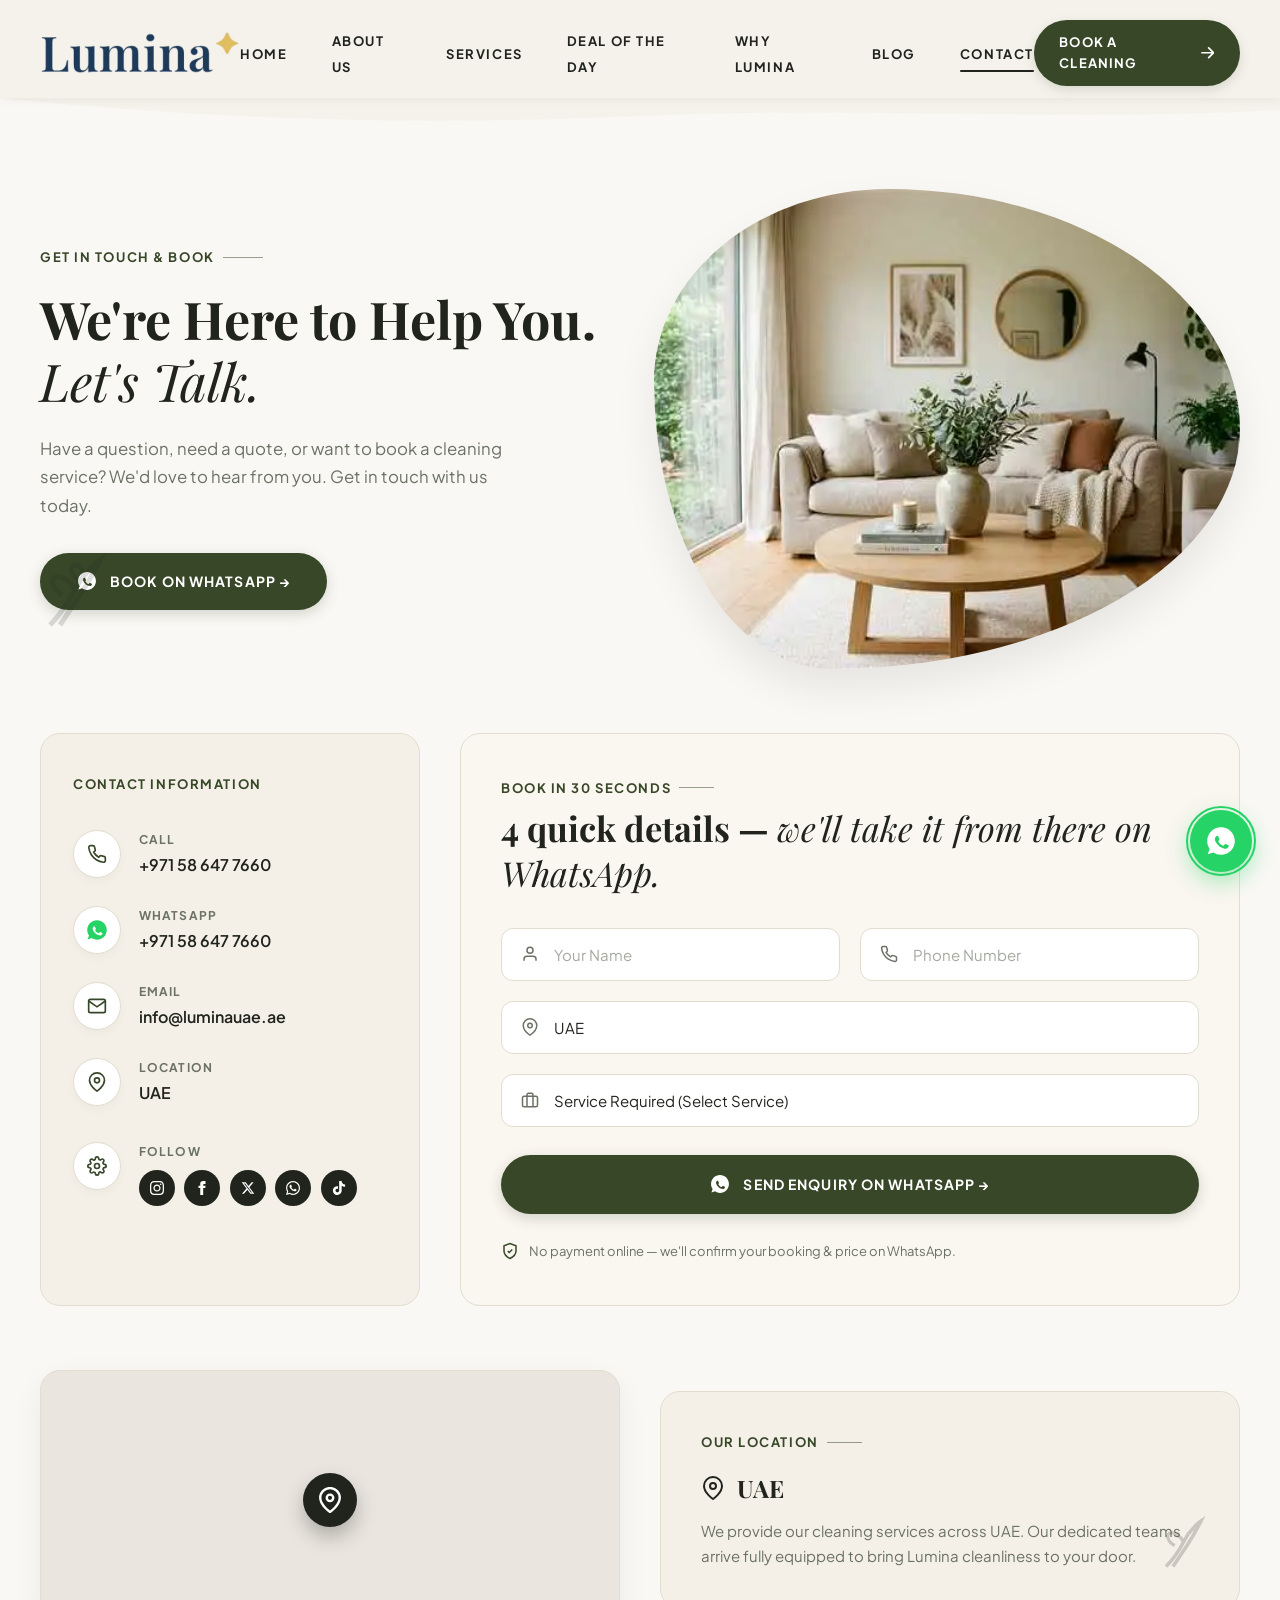
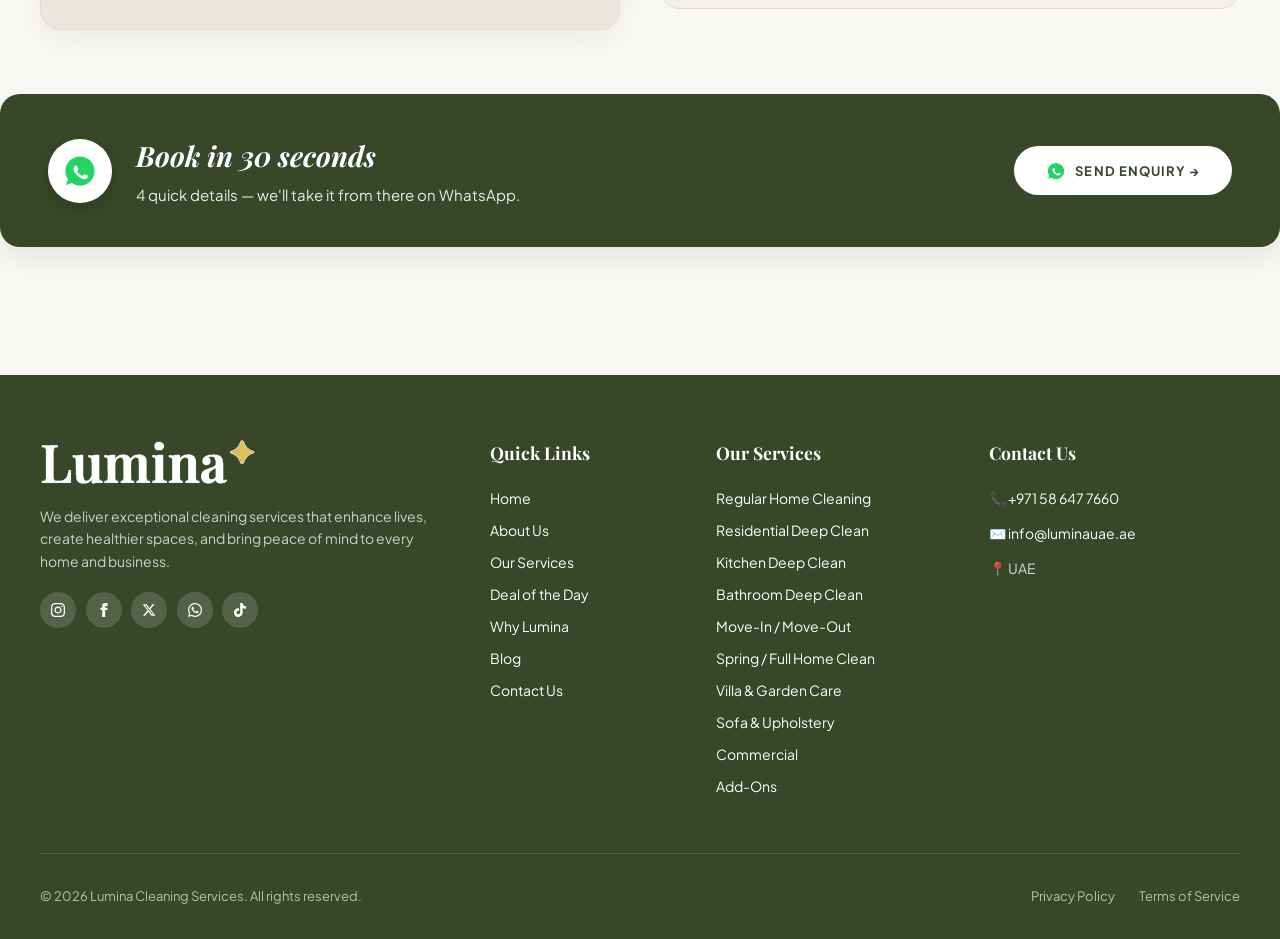
<file: contact.html>
<!DOCTYPE html>
<html lang="en">

<head>
  <meta charset="UTF-8">
  <meta name="viewport" content="width=device-width, initial-scale=1.0">
  <title>Contact Us & Book a Cleaning - Lumina Cleaning Services</title>
  <meta name="description"
    content="Book a cleaning service or contact Lumina Cleaning Services in UAE. Fast WhatsApp booking, phone support, and location details.">
  <!-- Favicon -->
  <link rel="icon" type="image/png" href="assets/favicon.png">
  <link rel="shortcut icon" href="assets/favicon.ico">
  <link rel="apple-touch-icon" href="assets/favicon.png">
  <link rel="stylesheet" href="styles.css">
</head>

<body>

  <!-- ==========================================
       HEADER & NAVIGATION BAR
       ========================================== -->
  <header class="header" id="header">
    <div class="header-container">

      <!-- Brand Logo -->
      <a href="index.html" class="logo" id="brand-logo" aria-label="Lumina Cleaning Services Home">
        <img loading="eager" fetchpriority="high" width="160" height="38" src="assets/logo.webp" alt="Lumina Cleaning Services Logo" class="brand-logo-img">
      </a>

      <!-- Navigation Links -->
      <nav aria-label="Main Navigation">
        <ul class="nav-menu" id="nav-menu">
          <li><a href="index.html" class="nav-link" id="nav-home">HOME</a></li>
          <li><a href="about.html" class="nav-link" id="nav-about">ABOUT US</a></li>
          <li><a href="services.html" class="nav-link" id="nav-services">SERVICES</a></li>
          <li><a href="deal-of-the-day.html" class="nav-link" id="nav-deal">DEAL OF THE DAY</a></li>
          <li><a href="why-lumina.html" class="nav-link" id="nav-whyus">WHY LUMINA</a></li>
          <li><a href="blog.html" class="nav-link" id="nav-blog">BLOG</a></li>
          <li><a href="contact.html" class="nav-link active" id="nav-contact">CONTACT</a></li>
        </ul>
      </nav>

      <!-- Action CTA Button -->
      <div style="display: flex; align-items: center; gap: 1rem;">
        <a href="contact.html" class="btn-header-cta" id="btn-header-book">
          <span>BOOK A CLEANING</span>
          <svg width="14" height="12" viewBox="0 0 14 12" fill="none" xmlns="http://www.w3.org/2000/svg">
            <path d="M8 1L13 6M13 6L8 11M13 6H1" stroke="currentColor" stroke-width="1.8" stroke-linecap="round"
              stroke-linejoin="round" />
          </svg>
        </a>

        <!-- Mobile Toggle Button -->
        <button class="mobile-nav-toggle" id="mobile-toggle" aria-label="Toggle menu">
          <span></span>
          <span></span>
          <span></span>
        </button>
      </div>

    </div>
  </header>

  <!-- Top Header Wave Divider -->
  <div class="header-wave-divider">
    <svg viewBox="0 0 1440 28" fill="none" preserveAspectRatio="none" xmlns="http://www.w3.org/2000/svg">
      <path d="M0 0C240 22 480 28 720 18C960 8 1200 24 1440 12V28H0V0Z" fill="#FAF8F5" />
    </svg>
  </div>

  <!-- ==========================================
       SECTION: CONTACT & BOOKING
       ========================================== -->
  <section id="contact" class="contact-section" style="padding-bottom: 4rem;">

    <!-- HERO CONTACT SECTION BLOCK -->
    <div class="contact-hero-section" style="padding-top: 4rem;">
      <div class="contact-hero-left">
        <span class="contact-subtitle-tag">GET IN TOUCH & BOOK</span>
        <h1 class="contact-hero-title">We're Here to Help You. <br><span>Let's Talk.</span></h1>
        <p class="contact-hero-desc">
          Have a question, need a quote, or want to book a cleaning service? We'd love to hear from you. Get in touch with us today.
        </p>

        <button class="btn-whatsapp-hero"
          onclick="openWhatsAppChat('Hi Lumina Cleaning Services, I would like to book a cleaning service!')">
          <svg width="22" height="22" viewBox="0 0 32 32" fill="none" xmlns="http://www.w3.org/2000/svg">
            <path
              d="M16 3C8.82 3 3 8.82 3 16c0 2.76.86 5.31 2.33 7.42L3.5 28.5l5.24-1.78A12.93 12.93 0 0 0 16 29c7.18 0 13-5.82 13-13S23.18 3 16 3z"
              fill="#FFFFFF" />
            <path
              d="M22.5 19.86c-.32-.16-1.88-.93-2.17-1.03-.29-.11-.5-.16-.71.16-.21.32-.82 1.03-1.01 1.24-.19.21-.37.24-.69.08-.32-.16-1.34-.49-2.56-1.58-.95-.84-1.59-1.88-1.78-2.2-.19-.32-.02-.49.14-.65.14-.14.32-.37.48-.56.16-.19.21-.32.32-.53.11-.21.05-.4-.03-.56-.08-.16-.71-1.72-.98-2.36-.26-.62-.52-.54-.71-.55-.19-.01-.4-.01-.61-.01s-.56.08-.85.4c-.29.32-1.11 1.09-1.11 2.65s1.14 3.07 1.3 3.29c.16.21 2.21 3.52 5.44 4.79.77.3 1.37.48 1.84.62.77.24 1.48.2 2.03.12.62-.09 1.91-.78 2.17-1.53.26-.75.26-1.4.19-1.53-.08-.13-.29-.21-.61-.37z"
              fill="#374728" />
          </svg>
          <span>BOOK ON WHATSAPP &rarr;</span>
        </button>

        <svg class="contact-leaf-decor" viewBox="0 0 40 40" fill="none" stroke="currentColor">
          <path d="M12 30C12 30 18 24 22 16C26 8 32 4 32 4C32 4 28 12 24 18C20 24 16 30 16 30" stroke-width="2" />
          <path d="M22 16C20 12 16 10 14 11C12 12 13 16 17 18" stroke-width="1.8" />
          <path d="M25 12C26 8 24 6 22 6C20 6 20 9 23 12" stroke-width="1.8" />
        </svg>
      </div>

      <div class="contact-hero-right">
        <div class="contact-hero-img-frame">
          <img loading="eager" fetchpriority="high" width="540" height="403" src="assets/contact_hero.webp" alt="Aesthetic bright Scandinavian living room">
        </div>
      </div>
    </div>

    <!-- CONTACT MIDDLE SECTION (2-COLUMN GRID) -->
    <div class="contact-middle-grid">
      <!-- LEFT CARD: CONTACT INFORMATION -->
      <div class="contact-info-card">
        <span class="info-card-header">CONTACT INFORMATION</span>

        <!-- Call -->
        <div class="info-item-row">
          <div class="info-icon-badge">
            <svg width="20" height="20" viewBox="0 0 24 24" fill="none" stroke="currentColor" stroke-width="2">
              <path
                d="M22 16.92v3a2 2 0 0 1-2.18 2 19.79 19.79 0 0 1-8.63-3.07 19.5 19.5 0 0 1-6-6 19.79 19.79 0 0 1-3.07-8.67A2 2 0 0 1 4.11 2h3a2 2 0 0 1 2 1.72 12.84 12.84 0 0 0 .7 2.81 2 2 0 0 1-.45 2.11L8.09 9.91a16 16 0 0 0 6 6l1.27-1.27a2 2 0 0 1 2.11-.45 12.84 12.84 0 0 0 2.81.7A2 2 0 0 1 22 16.92z">
              </path>
            </svg>
          </div>
          <div class="info-item-content">
            <span class="info-item-label">CALL</span>
            <span class="info-item-value"><a href="tel:+971586477660">+971 58 647 7660</a></span>
          </div>
        </div>

        <!-- WhatsApp -->
        <div class="info-item-row">
          <div class="info-icon-badge">
            <svg width="24" height="24" viewBox="0 0 32 32" fill="none" xmlns="http://www.w3.org/2000/svg">
              <path
                d="M16 3C8.82 3 3 8.82 3 16c0 2.76.86 5.31 2.33 7.42L3.5 28.5l5.24-1.78A12.93 12.93 0 0 0 16 29c7.18 0 13-5.82 13-13S23.18 3 16 3z"
                fill="#25D366" />
              <path
                d="M22.5 19.86c-.32-.16-1.88-.93-2.17-1.03-.29-.11-.5-.16-.71.16-.21.32-.82 1.03-1.01 1.24-.19.21-.37.24-.69.08-.32-.16-1.34-.49-2.56-1.58-.95-.84-1.59-1.88-1.78-2.2-.19-.32-.02-.49.14-.65.14-.14.32-.37.48-.56.16-.19.21-.32.32-.53.11-.21.05-.4-.03-.56-.08-.16-.71-1.72-.98-2.36-.26-.62-.52-.54-.71-.55-.19-.01-.4-.01-.61-.01s-.56.08-.85.4c-.29.32-1.11 1.09-1.11 2.65s1.14 3.07 1.3 3.29c.16.21 2.21 3.52 5.44 4.79.77.3 1.37.48 1.84.62.77.24 1.48.2 2.03.12.62-.09 1.91-.78 2.17-1.53.26-.75.26-1.4.19-1.53-.08-.13-.29-.21-.61-.37z"
                fill="#FFFFFF" />
            </svg>
          </div>
          <div class="info-item-content">
            <span class="info-item-label">WHATSAPP</span>
            <span class="info-item-value"><a href="https://wa.me/971586477660" target="_blank">+971 58 647 7660</a></span>
          </div>
        </div>

        <!-- Email -->
        <div class="info-item-row">
          <div class="info-icon-badge">
            <svg width="20" height="20" viewBox="0 0 24 24" fill="none" stroke="currentColor" stroke-width="2">
              <path d="M4 4h16c1.1 0 2 .9 2 2v12c0 1.1-.9 2-2 2H4c-1.1 0-2-.9-2-2V6c0-1.1.9-2 2-2z"></path>
              <polyline points="22,6 12,13 2,6"></polyline>
            </svg>
          </div>
          <div class="info-item-content">
            <span class="info-item-label">EMAIL</span>
            <span class="info-item-value"><a href="mailto:info@luminauae.ae">info@luminauae.ae</a></span>
          </div>
        </div>

        <!-- Location -->
        <div class="info-item-row">
          <div class="info-icon-badge">
            <svg width="20" height="20" viewBox="0 0 24 24" fill="none" stroke="currentColor" stroke-width="2">
              <path d="M21 10c0 7-9 13-9 13s-9-6-9-13a9 9 0 0 1 18 0z"></path>
              <circle cx="12" cy="10" r="3"></circle>
            </svg>
          </div>
          <div class="info-item-content">
            <span class="info-item-label">LOCATION</span>
            <span class="info-item-value">UAE</span>
          </div>
        </div>

        <!-- Follow Social Icons -->
        <div class="info-item-row" style="margin-top: 0.5rem;">
          <div class="info-icon-badge">
            <svg width="20" height="20" viewBox="0 0 24 24" fill="none" stroke="currentColor" stroke-width="2">
              <circle cx="12" cy="12" r="3"></circle>
              <path
                d="M19.4 15a1.65 1.65 0 0 0 .33 1.82l.06.06a2 2 0 0 1 0 2.83 2 2 0 0 1-2.83 0l-.06-.06a1.65 1.65 0 0 0-1.82-.33 1.65 1.65 0 0 0-1 1.51V21a2 2 0 0 1-2 2 2 2 0 0 1-2-2v-.09A1.65 1.65 0 0 0 9 19.4a1.65 1.65 0 0 0-1.82.33l-.06.06a2 2 0 0 1-2.83 0 2 2 0 0 1 0-2.83l.06-.06a1.65 1.65 0 0 0 .33-1.82 1.65 1.65 0 0 0-1.51-1H3a2 2 0 0 1-2-2 2 2 0 0 1 2-2h.09A1.65 1.65 0 0 0 4.6 9a1.65 1.65 0 0 0-.33-1.82l-.06-.06a2 2 0 0 1 0-2.83 2 2 0 0 1 2.83 0l.06.06a1.65 1.65 0 0 0 1.82.33H9a1.65 1.65 0 0 0 1-1.51V3a2 2 0 0 1 2-2 2 2 0 0 1 2 2v.09a1.65 1.65 0 0 0 1 1.51 1.65 1.65 0 0 0 1.82-.33l.06-.06a2 2 0 0 1 2.83 0 2 2 0 0 1 0 2.83l-.06.06a1.65 1.65 0 0 0-.33 1.82V9a1.65 1.65 0 0 0 1.51 1H21a2 2 0 0 1 2 2 2 2 0 0 1-2 2h-.09a1.65 1.65 0 0 0-1.51 1z">
              </path>
            </svg>
          </div>
          <div class="info-item-content">
            <span class="info-item-label">FOLLOW</span>
            <div class="info-social-links">
              <a href="https://www.instagram.com/lumina_dxb?stkn=ZjNrdGttaXVpeno4" target="_blank" rel="noopener noreferrer" class="social-circle-btn" aria-label="Instagram" title="Instagram">
                <svg width="14" height="14" fill="currentColor" viewBox="0 0 24 24">
                  <path
                    d="M12 2.163c3.204 0 3.584.012 4.85.07 3.252.148 4.771 1.691 4.919 4.919.058 1.265.069 1.645.069 4.849 0 3.205-.012 3.584-.069 4.849-.149 3.225-1.664 4.771-4.919 4.919-1.266.058-1.644.07-4.85.07-3.204 0-3.584-.012-4.849-.07-3.26-.149-4.771-1.699-4.919-4.92-.058-1.265-.07-1.644-.07-4.849 0-3.204.013-3.583.07-4.849.149-3.227 1.664-4.771 4.919-4.919 1.266-.057 1.645-.069 4.849-.069zm0-2.163c-3.259 0-3.667.014-4.947.072-4.358.2-6.78 2.618-6.98 6.98-.059 1.281-.073 1.689-.073 4.948 0 3.259.014 3.668.072 4.948.2 4.358 2.618 6.78 6.98 6.98 1.281.058 1.689.072 4.948.072 3.259 0 3.668-.014 4.948-.072 4.354-.2 6.782-2.618 6.979-6.98.059-1.28.073-1.689.073-4.948 0-3.259-.014-3.667-.072-4.947-.196-4.354-2.617-6.78-6.979-6.98-1.281-.059-1.69-.073-4.949-.073zm0 5.838c-3.403 0-6.162 2.759-6.162 6.162s2.759 6.163 6.162 6.163 6.162-2.759 6.162-6.163c0-3.403-2.759-6.162-6.162-6.162zm0 10.162c-2.209 0-4-1.79-4-4 0-2.209 1.791-4 4-4s4 1.791 4 4c0 2.21-1.791 4-4 4zm6.406-11.845c-.796 0-1.441.645-1.441 1.44s.645 1.44 1.441 1.44c.795 0 1.439-.645 1.439-1.44s-.644-1.44-1.439-1.44z" />
                </svg>
              </a>
              <a href="https://www.facebook.com/profile.php?id=61594346194369" target="_blank" rel="noopener noreferrer" class="social-circle-btn" aria-label="Facebook" title="Facebook">
                <svg width="14" height="14" fill="currentColor" viewBox="0 0 24 24">
                  <path
                    d="M9 8H6v4h3v12h5V12h3.642L18 8h-4V6.333C14 5.374 14.5 5 15.5 5H18V0h-3.808C10.592 0 9 1.583 9 4.615V8z" />
                </svg>
              </a>
              <a href="#" class="social-circle-btn" aria-label="X / Twitter" title="X / Twitter">
                <svg width="14" height="14" fill="currentColor" viewBox="0 0 24 24">
                  <path
                    d="M18.244 2.25h3.308l-7.227 8.26 8.502 11.24H16.17l-5.214-6.817L4.99 21.75H1.68l7.73-8.835L1.254 2.25H8.08l4.713 6.231zm-1.161 17.52h1.833L7.084 4.126H5.117z" />
                </svg>
              </a>
              <a href="#" class="social-circle-btn" aria-label="WhatsApp" title="WhatsApp">
                <svg width="14" height="14" fill="currentColor" viewBox="0 0 24 24">
                  <path
                    d="M.057 24l1.687-6.163c-1.041-1.804-1.588-3.849-1.587-5.946.003-6.556 5.338-11.891 11.893-11.891 3.181.001 6.167 1.24 8.413 3.488 2.245 2.248 3.481 5.236 3.48 8.414-.003 6.557-5.338 11.892-11.893 11.892-1.99-.001-3.951-.5-5.688-1.448l-6.305 1.654zm6.597-3.807c1.676.995 3.276 1.591 5.392 1.592 5.448 0 9.886-4.434 9.889-9.885.002-5.462-4.415-9.89-9.881-9.892-5.452 0-9.887 4.434-9.889 9.884-.001 2.225.651 3.891 1.746 5.634l-.999 3.648 3.742-.981zm11.387-5.464c-.074-.124-.272-.198-.57-.347-.297-.149-1.758-.868-2.031-.967-.272-.099-.47-.149-.669.149-.198.297-.768.967-.941 1.165-.173.198-.347.223-.644.074-.297-.149-1.255-.462-2.39-1.475-.883-.788-1.48-1.761-1.653-2.059-.173-.297-.018-.458.13-.606.134-.133.297-.347.446-.521.151-.172.2-.296.3-.495.099-.198.05-.372-.025-.521-.075-.148-.669-1.611-.916-2.206-.242-.579-.487-.501-.669-.51-.173-.008-.371-.01-.57-.01-.198 0-.52.074-.792.372-.272.297-1.04 1.016-1.04 2.479 0 1.462 1.065 2.875 1.213 3.074.149.198 2.095 3.2 5.076 4.487.709.306 1.263.489 1.694.626.712.226 1.36.194 1.872.118.571-.085 1.758-.719 2.006-1.413.248-.695.248-1.29.173-1.414z" />
                </svg>
              </a>
              <a href="#" class="social-circle-btn" aria-label="TikTok" title="TikTok">
                <svg width="14" height="14" fill="currentColor" viewBox="0 0 24 24">
                  <path
                    d="M12.525.02c1.31-.02 2.61-.01 3.91-.02.08 1.53.63 3.09 1.75 4.17 1.12 1.11 2.7 1.62 4.24 1.79v4.03c-1.44-.05-2.89-.35-4.2-.97-.57-.26-1.1-.59-1.62-.93-.01 2.92.01 5.84-.02 8.75-.08 1.4-.54 2.79-1.35 3.94-1.31 1.92-3.58 3.17-5.91 3.21-1.43.08-2.86-.31-4.08-1.03-2.02-1.19-3.44-3.37-3.65-5.71-.02-.5-.03-1-.01-1.49.18-1.9 1.12-3.72 2.58-4.96 1.66-1.44 3.98-2.13 6.15-1.72.02 1.48-.04 2.96-.04 4.44-.99-.32-2.15-.23-3.02.37-.82.57-1.31 1.54-1.28 2.54.02.94.51 1.83 1.28 2.37.95.66 2.2.78 3.26.33.95-.41 1.63-1.33 1.72-2.35.08-2.86.04-5.73.04-8.59V.02z" />
                </svg>
              </a>
            </div>
          </div>
        </div>
      </div>

      <!-- RIGHT CARD: BOOK IN 30 SECONDS FORM -->
      <div class="contact-form-card">
        <span class="contact-form-subtitle">BOOK IN 30 SECONDS</span>
        <h3 class="contact-form-title">4 quick details — <span>we'll take it from there on WhatsApp.</span></h3>

        <form class="whatsapp-form-wrapper" onsubmit="event.preventDefault(); handleWhatsAppEnquirySubmit();">
          <div class="form-row-2col">
            <div class="input-with-icon">
              <svg class="input-icon-svg" width="18" height="18" viewBox="0 0 24 24" fill="none" stroke="currentColor"
                stroke-width="2">
                <path d="M20 21v-2a4 4 0 0 0-4-4H8a4 4 0 0 0-4 4v2"></path>
                <circle cx="12" cy="7" r="4"></circle>
              </svg>
              <input type="text" id="wa-name" class="contact-input" placeholder="Your Name" required>
            </div>

            <div class="input-with-icon">
              <svg class="input-icon-svg" width="18" height="18" viewBox="0 0 24 24" fill="none" stroke="currentColor"
                stroke-width="2">
                <path
                  d="M22 16.92v3a2 2 0 0 1-2.18 2 19.79 19.79 0 0 1-8.63-3.07 19.5 19.5 0 0 1-6-6 19.79 19.79 0 0 1-3.07-8.67A2 2 0 0 1 4.11 2h3a2 2 0 0 1 2 1.72 12.84 12.84 0 0 0 .7 2.81 2 2 0 0 1-.45 2.11L8.09 9.91a16 16 0 0 0 6 6l1.27-1.27a2 2 0 0 1 2.11-.45 12.84 12.84 0 0 0 2.81.7A2 2 0 0 1 22 16.92z">
                </path>
              </svg>
              <input type="tel" id="wa-phone" class="contact-input" placeholder="Phone Number" required>
            </div>
          </div>

          <div class="input-with-icon">
            <svg class="input-icon-svg" width="18" height="18" viewBox="0 0 24 24" fill="none" stroke="currentColor"
              stroke-width="2">
              <path d="M21 10c0 7-9 13-9 13s-9-6-9-13a9 9 0 0 1 18 0z"></path>
              <circle cx="12" cy="10" r="3"></circle>
            </svg>
            <select id="wa-location" class="contact-select" aria-label="Location">
              <option value="UAE" selected>UAE</option>
            </select>
          </div>

          <div class="input-with-icon">
            <svg class="input-icon-svg" width="18" height="18" viewBox="0 0 24 24" fill="none" stroke="currentColor"
              stroke-width="2">
              <rect x="2" y="7" width="20" height="14" rx="2" ry="2"></rect>
              <path d="M16 21V5a2 2 0 0 0-2-2h-4a2 2 0 0 0-2 2v16"></path>
            </svg>
            <select id="wa-service" class="contact-select">
              <option value="Deep Cleaning">Service Required (Select Service)</option>
              <option value="Deep Cleaning">Deep Cleaning</option>
              <option value="Home / Residential Cleaning">Home / Residential Cleaning</option>
              <option value="Sofa & Upholstery Cleaning">Sofa & Upholstery Cleaning</option>
              <option value="Move-In / Move-Out Cleaning">Move-In / Move-Out Cleaning</option>
              <option value="Carpet Cleaning">Carpet Cleaning</option>
              <option value="Office Cleaning">Office Cleaning</option>
              <option value="Custom Cleaning Plan">Custom Cleaning Plan</option>
            </select>
          </div>

          <button type="submit" class="btn-send-whatsapp">
            <svg width="22" height="22" viewBox="0 0 32 32" fill="none" xmlns="http://www.w3.org/2000/svg">
              <path
                d="M16 3C8.82 3 3 8.82 3 16c0 2.76.86 5.31 2.33 7.42L3.5 28.5l5.24-1.78A12.93 12.93 0 0 0 16 29c7.18 0 13-5.82 13-13S23.18 3 16 3z"
                fill="#FFFFFF" />
              <path
                d="M22.5 19.86c-.32-.16-1.88-.93-2.17-1.03-.29-.11-.5-.16-.71.16-.21.32-.82 1.03-1.01 1.24-.19.21-.37.24-.69.08-.32-.16-1.34-.49-2.56-1.58-.95-.84-1.59-1.88-1.78-2.2-.19-.32-.02-.49.14-.65.14-.14.32-.37.48-.56.16-.19.21-.32.32-.53.11-.21.05-.4-.03-.56-.08-.16-.71-1.72-.98-2.36-.26-.62-.52-.54-.71-.55-.19-.01-.4-.01-.61-.01s-.56.08-.85.4c-.29.32-1.11 1.09-1.11 2.65s1.14 3.07 1.3 3.29c.16.21 2.21 3.52 5.44 4.79.77.3 1.37.48 1.84.62.77.24 1.48.2 2.03.12.62-.09 1.91-.78 2.17-1.53.26-.75.26-1.4.19-1.53-.08-.13-.29-.21-.61-.37z"
                fill="#374728" />
            </svg>
            <span>SEND ENQUIRY ON WHATSAPP &rarr;</span>
          </button>

          <div class="trust-note-whatsapp">
            <svg width="18" height="18" viewBox="0 0 24 24" fill="none" stroke="currentColor" stroke-width="2">
              <path d="M12 22s8-4 8-10V5l-8-3-8 3v7c0 6 8 10 8 10z"></path>
              <polyline points="9 12 11 14 15 10"></polyline>
            </svg>
            <span>No payment online — we'll confirm your booking & price on WhatsApp.</span>
          </div>

        </form>
      </div>
    </div>

    <!-- LOCATION MAP & DETAILS SECTION -->
    <div class="contact-location-container">
      <div class="map-card-wrapper">
        <div class="map-pin-indicator">
          <div class="map-pin-badge">
            <svg width="26" height="26" viewBox="0 0 24 24" fill="none" stroke="currentColor" stroke-width="2.2">
              <path d="M21 10c0 7-9 13-9 13s-9-6-9-13a9 9 0 0 1 18 0z"></path>
              <circle cx="12" cy="10" r="3"></circle>
            </svg>
          </div>
        </div>
      </div>

      <div class="location-info-box">
        <span class="location-tag">OUR LOCATION</span>
        <h3 class="location-detail-title">
          <svg width="24" height="24" viewBox="0 0 24 24" fill="none" stroke="currentColor" stroke-width="2">
            <path d="M21 10c0 7-9 13-9 13s-9-6-9-13a9 9 0 0 1 18 0z"></path>
            <circle cx="12" cy="10" r="3"></circle>
          </svg>
          <span>UAE</span>
        </h3>
        <p class="location-detail-desc">
          We provide our cleaning services across UAE. Our dedicated teams arrive fully equipped to bring Lumina cleanliness to your door.
        </p>

        <svg class="location-leaf-art" viewBox="0 0 40 40" fill="none" stroke="currentColor">
          <path d="M12 30C12 30 18 24 22 16C26 8 32 4 32 4C32 4 28 12 24 18C20 24 16 30 16 30" stroke-width="2" />
          <path d="M22 16C20 12 16 10 14 11C12 12 13 16 17 18" stroke-width="1.8" />
        </svg>
      </div>
    </div>

    <!-- DARK OLIVE WHATSAPP BANNER -->
    <div class="contact-dark-banner">
      <div class="banner-left-content">
        <div class="banner-wa-icon-large">
          <svg width="36" height="36" viewBox="0 0 32 32" fill="none" xmlns="http://www.w3.org/2000/svg">
            <path
              d="M16 3C8.82 3 3 8.82 3 16c0 2.76.86 5.31 2.33 7.42L3.5 28.5l5.24-1.78A12.93 12.93 0 0 0 16 29c7.18 0 13-5.82 13-13S23.18 3 16 3z"
              fill="#25D366" />
            <path
              d="M22.5 19.86c-.32-.16-1.88-.93-2.17-1.03-.29-.11-.5-.16-.71.16-.21.32-.82 1.03-1.01 1.24-.19.21-.37.24-.69.08-.32-.16-1.34-.49-2.56-1.58-.95-.84-1.59-1.88-1.78-2.2-.19-.32-.02-.49.14-.65.14-.14.32-.37.48-.56.16-.19.21-.32.32-.53.11-.21.05-.4-.03-.56-.08-.16-.71-1.72-.98-2.36-.26-.62-.52-.54-.71-.55-.19-.01-.4-.01-.61-.01s-.56.08-.85.4c-.29.32-1.11 1.09-1.11 2.65s1.14 3.07 1.3 3.29c.16.21 2.21 3.52 5.44 4.79.77.3 1.37.48 1.84.62.77.24 1.48.2 2.03.12.62-.09 1.91-.78 2.17-1.53.26-.75.26-1.4.19-1.53-.08-.13-.29-.21-.61-.37z"
              fill="#FFFFFF" />
          </svg>
        </div>

        <div>
          <h3 class="banner-title">Book in 30 seconds</h3>
          <p class="banner-subtitle">4 quick details — we'll take it from there on WhatsApp.</p>
        </div>
      </div>

      <button class="btn-banner-whatsapp" onclick="openWhatsAppChat('Hi Lumina, I would like to send an enquiry!')">
        <svg width="20" height="20" viewBox="0 0 32 32" fill="none" xmlns="http://www.w3.org/2000/svg">
          <path
            d="M16 3C8.82 3 3 8.82 3 16c0 2.76.86 5.31 2.33 7.42L3.5 28.5l5.24-1.78A12.93 12.93 0 0 0 16 29c7.18 0 13-5.82 13-13S23.18 3 16 3z"
            fill="#25D366" />
          <path
            d="M22.5 19.86c-.32-.16-1.88-.93-2.17-1.03-.29-.11-.5-.16-.71.16-.21.32-.82 1.03-1.01 1.24-.19.21-.37.24-.69.08-.32-.16-1.34-.49-2.56-1.58-.95-.84-1.59-1.88-1.78-2.2-.19-.32-.02-.49.14-.65.14-.14.32-.37.48-.56.16-.19.21-.32.32-.53.11-.21.05-.4-.03-.56-.08-.16-.71-1.72-.98-2.36-.26-.62-.52-.54-.71-.55-.19-.01-.4-.01-.61-.01s-.56.08-.85.4c-.29.32-1.11 1.09-1.11 2.65s1.14 3.07 1.3 3.29c.16.21 2.21 3.52 5.44 4.79.77.3 1.37.48 1.84.62.77.24 1.48.2 2.03.12.62-.09 1.91-.78 2.17-1.53.26-.75.26-1.4.19-1.53-.08-.13-.29-.21-.61-.37z"
            fill="#FFFFFF" />
        </svg>
        <span>SEND ENQUIRY &rarr;</span>
      </button>
    </div>

  </section>

  <!-- GLOBAL FOOTER -->
  <footer class="footer" style="background-color: #374728; color: #FFF; padding: 4rem 2.5rem 2rem 2.5rem;">
    <div style="max-width: 1280px; margin: 0 auto;">
      <div class="footer-grid">
        <!-- Brand & Description -->
        <div>
          <a href="index.html" class="footer-logo" aria-label="Lumina Cleaning Services Home"
            style="display: block; margin-bottom: 1.25rem;">
            <img loading="lazy" width="160" height="38" src="assets/logo-white.webp" alt="Lumina Cleaning Services Logo" class="brand-footer-logo-img">
          </a>
          <p style="font-size: 0.875rem; color: rgba(255,255,255,0.75); line-height: 1.6; margin-bottom: 1.25rem;">
            We deliver exceptional cleaning services that enhance lives, create healthier spaces, and bring peace of mind to every home and business.
          </p>
          <div class="info-social-links" style="margin-top: 0.5rem;">
            <a href="https://www.instagram.com/lumina_dxb?stkn=ZjNrdGttaXVpeno4" target="_blank" rel="noopener noreferrer" class="social-circle-btn footer-social-btn" aria-label="Instagram" title="Instagram">
              <svg width="14" height="14" fill="currentColor" viewBox="0 0 24 24">
                <path d="M12 2.163c3.204 0 3.584.012 4.85.07 3.252.148 4.771 1.691 4.919 4.919.058 1.265.069 1.645.069 4.849 0 3.205-.012 3.584-.069 4.849-.149 3.225-1.664 4.771-4.919 4.919-1.266.058-1.644.07-4.85.07-3.204 0-3.584-.012-4.849-.07-3.26-.149-4.771-1.699-4.919-4.92-.058-1.265-.07-1.644-.07-4.849 0-3.204.013-3.583.07-4.849.149-3.227 1.664-4.771 4.919-4.919 1.266-.057 1.645-.069 4.849-.069zm0-2.163c-3.259 0-3.667.014-4.947.072-4.358.2-6.78 2.618-6.98 6.98-.059 1.281-.073 1.689-.073 4.948 0 3.259.014 3.668.072 4.948.2 4.358 2.618 6.78 6.98 6.98 1.281.058 1.689.072 4.948.072 3.259 0 3.668-.014 4.948-.072 4.354-.2 6.782-2.618 6.979-6.98.059-1.28.073-1.689.073-4.948 0-3.259-.014-3.667-.072-4.947-.196-4.354-2.617-6.78-6.979-6.98-1.281-.059-1.69-.073-4.949-.073zm0 5.838c-3.403 0-6.162 2.759-6.162 6.162s2.759 6.163 6.162 6.163 6.162-2.759 6.162-6.163c0-3.403-2.759-6.162-6.162-6.162zm0 10.162c-2.209 0-4-1.79-4-4 0-2.209 1.791-4 4-4s4 1.791 4 4c0 2.21-1.791 4-4 4zm6.406-11.845c-.796 0-1.441.645-1.441 1.44s.645 1.44 1.441 1.44c.795 0 1.439-.645 1.439-1.44s-.644-1.44-1.439-1.44z" />
              </svg>
            </a>
            <a href="https://www.facebook.com/profile.php?id=61594346194369" target="_blank" rel="noopener noreferrer" class="social-circle-btn footer-social-btn" aria-label="Facebook" title="Facebook">
              <svg width="14" height="14" fill="currentColor" viewBox="0 0 24 24">
                <path d="M9 8H6v4h3v12h5V12h3.642L18 8h-4V6.333C14 5.374 14.5 5 15.5 5H18V0h-3.808C10.592 0 9 1.583 9 4.615V8z" />
              </svg>
            </a>
            <a href="#" class="social-circle-btn footer-social-btn" aria-label="X / Twitter" title="X / Twitter">
              <svg width="14" height="14" fill="currentColor" viewBox="0 0 24 24">
                <path d="M18.244 2.25h3.308l-7.227 8.26 8.502 11.24H16.17l-5.214-6.817L4.99 21.75H1.68l7.73-8.835L1.254 2.25H8.08l4.713 6.231zm-1.161 17.52h1.833L7.084 4.126H5.117z" />
              </svg>
            </a>
            <a href="#" class="social-circle-btn footer-social-btn" aria-label="WhatsApp" title="WhatsApp">
              <svg width="14" height="14" fill="currentColor" viewBox="0 0 24 24">
                <path d="M.057 24l1.687-6.163c-1.041-1.804-1.588-3.849-1.587-5.946.003-6.556 5.338-11.891 11.893-11.891 3.181.001 6.167 1.24 8.413 3.488 2.245 2.248 3.481 5.236 3.48 8.414-.003 6.557-5.338 11.892-11.893 11.892-1.99-.001-3.951-.5-5.688-1.448l-6.305 1.654zm6.597-3.807c1.676.995 3.276 1.591 5.392 1.592 5.448 0 9.886-4.434 9.889-9.885.002-5.462-4.415-9.89-9.881-9.892-5.452 0-9.887 4.434-9.889 9.884-.001 2.225.651 3.891 1.746 5.634l-.999 3.648 3.742-.981zm11.387-5.464c-.074-.124-.272-.198-.57-.347-.297-.149-1.758-.868-2.031-.967-.272-.099-.47-.149-.669.149-.198.297-.768.967-.941 1.165-.173.198-.347.223-.644.074-.297-.149-1.255-.462-2.39-1.475-.883-.788-1.48-1.761-1.653-2.059-.173-.297-.018-.458.13-.606.134-.133.297-.347.446-.521.151-.172.2-.296.3-.495.099-.198.05-.372-.025-.521-.075-.148-.669-1.611-.916-2.206-.242-.579-.487-.501-.669-.51-.173-.008-.371-.01-.57-.01-.198 0-.52.074-.792.372-.272.297-1.04 1.016-1.04 2.479 0 1.462 1.065 2.875 1.213 3.074.149.198 2.095 3.2 5.076 4.487.709.306 1.263.489 1.694.626.712.226 1.36.194 1.872.118.571-.085 1.758-.719 2.006-1.413.248-.695.248-1.29.173-1.414z" />
              </svg>
            </a>
            <a href="#" class="social-circle-btn footer-social-btn" aria-label="TikTok" title="TikTok">
              <svg width="14" height="14" fill="currentColor" viewBox="0 0 24 24">
                <path d="M12.525.02c1.31-.02 2.61-.01 3.91-.02.08 1.53.63 3.09 1.75 4.17 1.12 1.11 2.7 1.62 4.24 1.79v4.03c-1.44-.05-2.89-.35-4.2-.97-.57-.26-1.1-.59-1.62-.93-.01 2.92.01 5.84-.02 8.75-.08 1.4-.54 2.79-1.35 3.94-1.31 1.92-3.58 3.17-5.91 3.21-1.43.08-2.86-.31-4.08-1.03-2.02-1.19-3.44-3.37-3.65-5.71-.02-.5-.03-1-.01-1.49.18-1.9 1.12-3.72 2.58-4.96 1.66-1.44 3.98-2.13 6.15-1.72.02 1.48-.04 2.96-.04 4.44-.99-.32-2.15-.23-3.02.37-.82.57-1.31 1.54-1.28 2.54.02.94.51 1.83 1.28 2.37.95.66 2.2.78 3.26.33.95-.41 1.63-1.33 1.72-2.35.08-2.86.04-5.73.04-8.59V.02z" />
              </svg>
            </a>
          </div>
        </div>

        <!-- Quick Links -->
        <div>
          <h4 style="font-family: var(--font-serif); font-size: 1.1rem; margin-bottom: 1.25rem;">Quick Links</h4>
          <ul
            style="list-style: none; display: flex; flex-direction: column; gap: 0.6rem; font-size: 0.875rem; color: rgba(255,255,255,0.8);">
            <li><a href="index.html" style="color: #FFF; text-decoration: none;">Home</a></li>
            <li><a href="about.html" style="color: #FFF; text-decoration: none;">About Us</a></li>
            <li><a href="services.html" style="color: #FFF; text-decoration: none;">Our Services</a></li>
            <li><a href="deal-of-the-day.html" style="color: #FFF; text-decoration: none;">Deal of the Day</a></li>
            <li><a href="why-lumina.html" style="color: #FFF; text-decoration: none;">Why Lumina</a></li>
            <li><a href="blog.html" style="color: #FFF; text-decoration: none;">Blog</a></li>
            <li><a href="contact.html" style="color: #FFF; text-decoration: none;">Contact Us</a></li>
          </ul>
        </div>

        <!-- Our Services -->
        <div>
          <h4 style="font-family: var(--font-serif); font-size: 1.1rem; margin-bottom: 1.25rem;">Our Services</h4>
          <ul
            style="list-style: none; display: flex; flex-direction: column; gap: 0.6rem; font-size: 0.875rem; color: rgba(255,255,255,0.8);">
            <li><a href="services.html#regular-home-cleaning" style="color: #FFF; text-decoration: none;">Regular Home Cleaning</a></li>
            <li><a href="services.html#residential-deep-clean" style="color: #FFF; text-decoration: none;">Residential Deep Clean</a></li>
            <li><a href="services.html#kitchen-deep-clean" style="color: #FFF; text-decoration: none;">Kitchen Deep Clean</a></li>
            <li><a href="services.html#bathroom-deep-clean" style="color: #FFF; text-decoration: none;">Bathroom Deep Clean</a></li>
            <li><a href="services.html#move-in-move-out" style="color: #FFF; text-decoration: none;">Move-In / Move-Out</a></li>
            <li><a href="services.html#spring-full-home-clean" style="color: #FFF; text-decoration: none;">Spring / Full Home Clean</a></li>
            <li><a href="services.html#villa-garden-care" style="color: #FFF; text-decoration: none;">Villa &amp; Garden Care</a></li>
            <li><a href="services.html#sofa-upholstery" style="color: #FFF; text-decoration: none;">Sofa &amp; Upholstery</a></li>
            <li><a href="services.html#commercial" style="color: #FFF; text-decoration: none;">Commercial</a></li>
            <li><a href="services.html#add-ons" style="color: #FFF; text-decoration: none;">Add-Ons</a></li>
          </ul>
        </div>

        <!-- Contact Us -->
        <div>
          <h4 style="font-family: var(--font-serif); font-size: 1.1rem; margin-bottom: 1.25rem;">Contact Us</h4>
          <ul
            style="list-style: none; display: flex; flex-direction: column; gap: 0.8rem; font-size: 0.875rem; color: rgba(255,255,255,0.8);">
            <li><a href="tel:+971586477660" style="color: #FFF; text-decoration: none;">📞 +971 58 647 7660</a></li>
            <li><a href="mailto:info@luminauae.ae" style="color: #FFF; text-decoration: none;">✉️ info@luminauae.ae</a></li>
            <li>📍 UAE</li>
          </ul>
        </div>
      </div>

      <div
        style="border-top: 1px solid rgba(255,255,255,0.15); padding-top: 2rem; display: flex; justify-content: space-between; align-items: center; flex-wrap: wrap; gap: 1rem; font-size: 0.8125rem; color: rgba(255,255,255,0.65);">
        <span>&copy; 2026 Lumina Cleaning Services. All rights reserved.</span>
        <div style="display: flex; gap: 1.5rem;">
          <a href="#" style="color: rgba(255,255,255,0.65); text-decoration: none;">Privacy Policy</a>
          <a href="#" style="color: rgba(255,255,255,0.65); text-decoration: none;">Terms of Service</a>
        </div>
      </div>
    </div>
  </footer>

  <!-- BOOKING MODAL -->
  <div class="modal-backdrop" id="booking-modal">
    <div class="modal-card">
      <button class="modal-close" id="modal-close-btn" aria-label="Close modal">
        <svg width="14" height="14" viewBox="0 0 14 14" fill="none" stroke="currentColor" stroke-width="2">
          <path d="M1 1L13 13M1 13L13 1" />
        </svg>
      </button>

      <div style="text-align: center; margin-bottom: 0.75rem;">
        <img loading="lazy" width="160" height="38" src="assets/logo.webp" alt="Lumina Cleaning Services" style="height: 38px; width: auto; display: inline-block;">
      </div>
      <h3 class="modal-title" id="modal-title-text" style="margin-top: 0.25rem;">Book Lumina Service</h3>
      <p class="modal-subtitle">Experience a spotless, serene environment. Select your preferred date.</p>

      <form id="booking-form" onsubmit="event.preventDefault(); handleBookingSubmit();">
        <div class="form-group">
          <label class="form-label" for="client-name">Your Full Name</label>
          <input type="text" id="client-name" class="form-input" placeholder="e.g. Sarah Jenkins" required>
        </div>

        <div class="form-group">
          <label class="form-label" for="client-email">Email Address</label>
          <input type="email" id="client-email" class="form-input" placeholder="sarah@example.com" required>
        </div>

        <div class="form-group">
          <label class="form-label" for="service-type">Service Type</label>
          <select id="service-type" class="form-select">
            <option value="deep">Deep Cleaning</option>
            <option value="home">Home Cleaning</option>
            <option value="upholstery">Sofa & Upholstery</option>
            <option value="move-in">Move-In Cleaning</option>
            <option value="carpet">Carpet Cleaning</option>
            <option value="bathroom">Bathroom Cleaning</option>
            <option value="kitchen">Kitchen Cleaning</option>
            <option value="office">Office Cleaning</option>
          </select>
        </div>

        <button type="submit" class="btn-submit-modal">CONFIRM RESERVATION &rarr;</button>
      </form>
    </div>
  </div>

  <!-- FLOATING WHATSAPP BUTTON -->
  <div class="whatsapp-float-widget">
    <div class="whatsapp-float-tooltip">
      <span class="whatsapp-tooltip-dot"></span>
      <span>Chat with Lumina (+971 58 647 7660)</span>
    </div>
    <a href="https://wa.me/971586477660" target="_blank" rel="noopener noreferrer" class="whatsapp-float-btn"
      aria-label="Chat on WhatsApp">
      <div class="whatsapp-pulse-ring"></div>
      <svg width="34" height="34" viewBox="0 0 32 32" fill="none" xmlns="http://www.w3.org/2000/svg">
        <path
          d="M16 3C8.82 3 3 8.82 3 16c0 2.76.86 5.31 2.33 7.42L3.5 28.5l5.24-1.78A12.93 12.93 0 0 0 16 29c7.18 0 13-5.82 13-13S23.18 3 16 3z"
          fill="#FFFFFF" />
        <path
          d="M22.5 19.86c-.32-.16-1.88-.93-2.17-1.03-.29-.11-.5-.16-.71.16-.21.32-.82 1.03-1.01 1.24-.19.21-.37.24-.69.08-.32-.16-1.34-.49-2.56-1.58-.95-.84-1.59-1.88-1.78-2.2-.19-.32-.02-.49.14-.65.14-.14.32-.37.48-.56.16-.19.21-.32.32-.53.11-.21.05-.4-.03-.56-.08-.16-.71-1.72-.98-2.36-.26-.62-.52-.54-.71-.55-.19-.01-.4-.01-.61-.01s-.56.08-.85.4c-.29.32-1.11 1.09-1.11 2.65s1.14 3.07 1.3 3.29c.16.21 2.21 3.52 5.44 4.79.77.3 1.37.48 1.84.62.77.24 1.48.2 2.03.12.62-.09 1.91-.78 2.17-1.53.26-.75.26-1.4.19-1.53-.08-.13-.29-.21-.61-.37z"
          fill="#25D366" />
      </svg>
    </a>
  </div>

  <script src="script.js"></script>
</body>

</html>
</file>
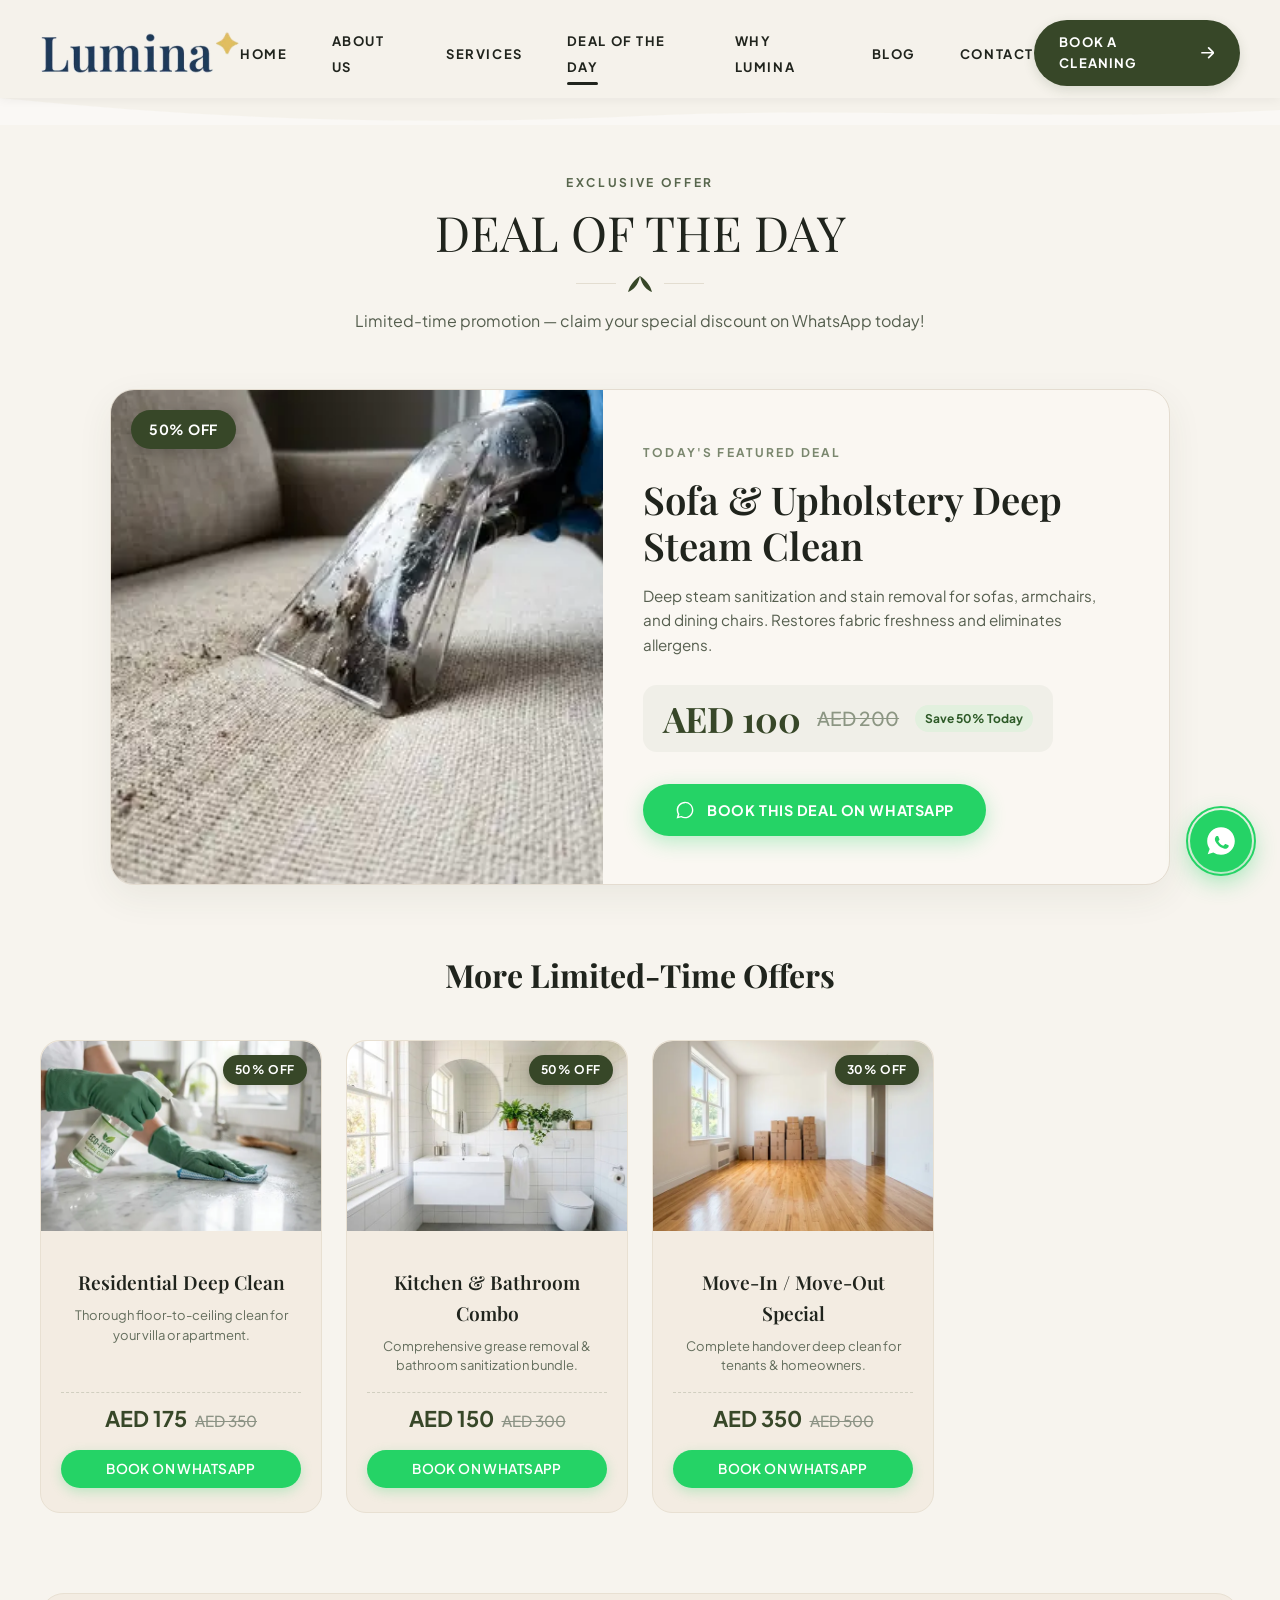
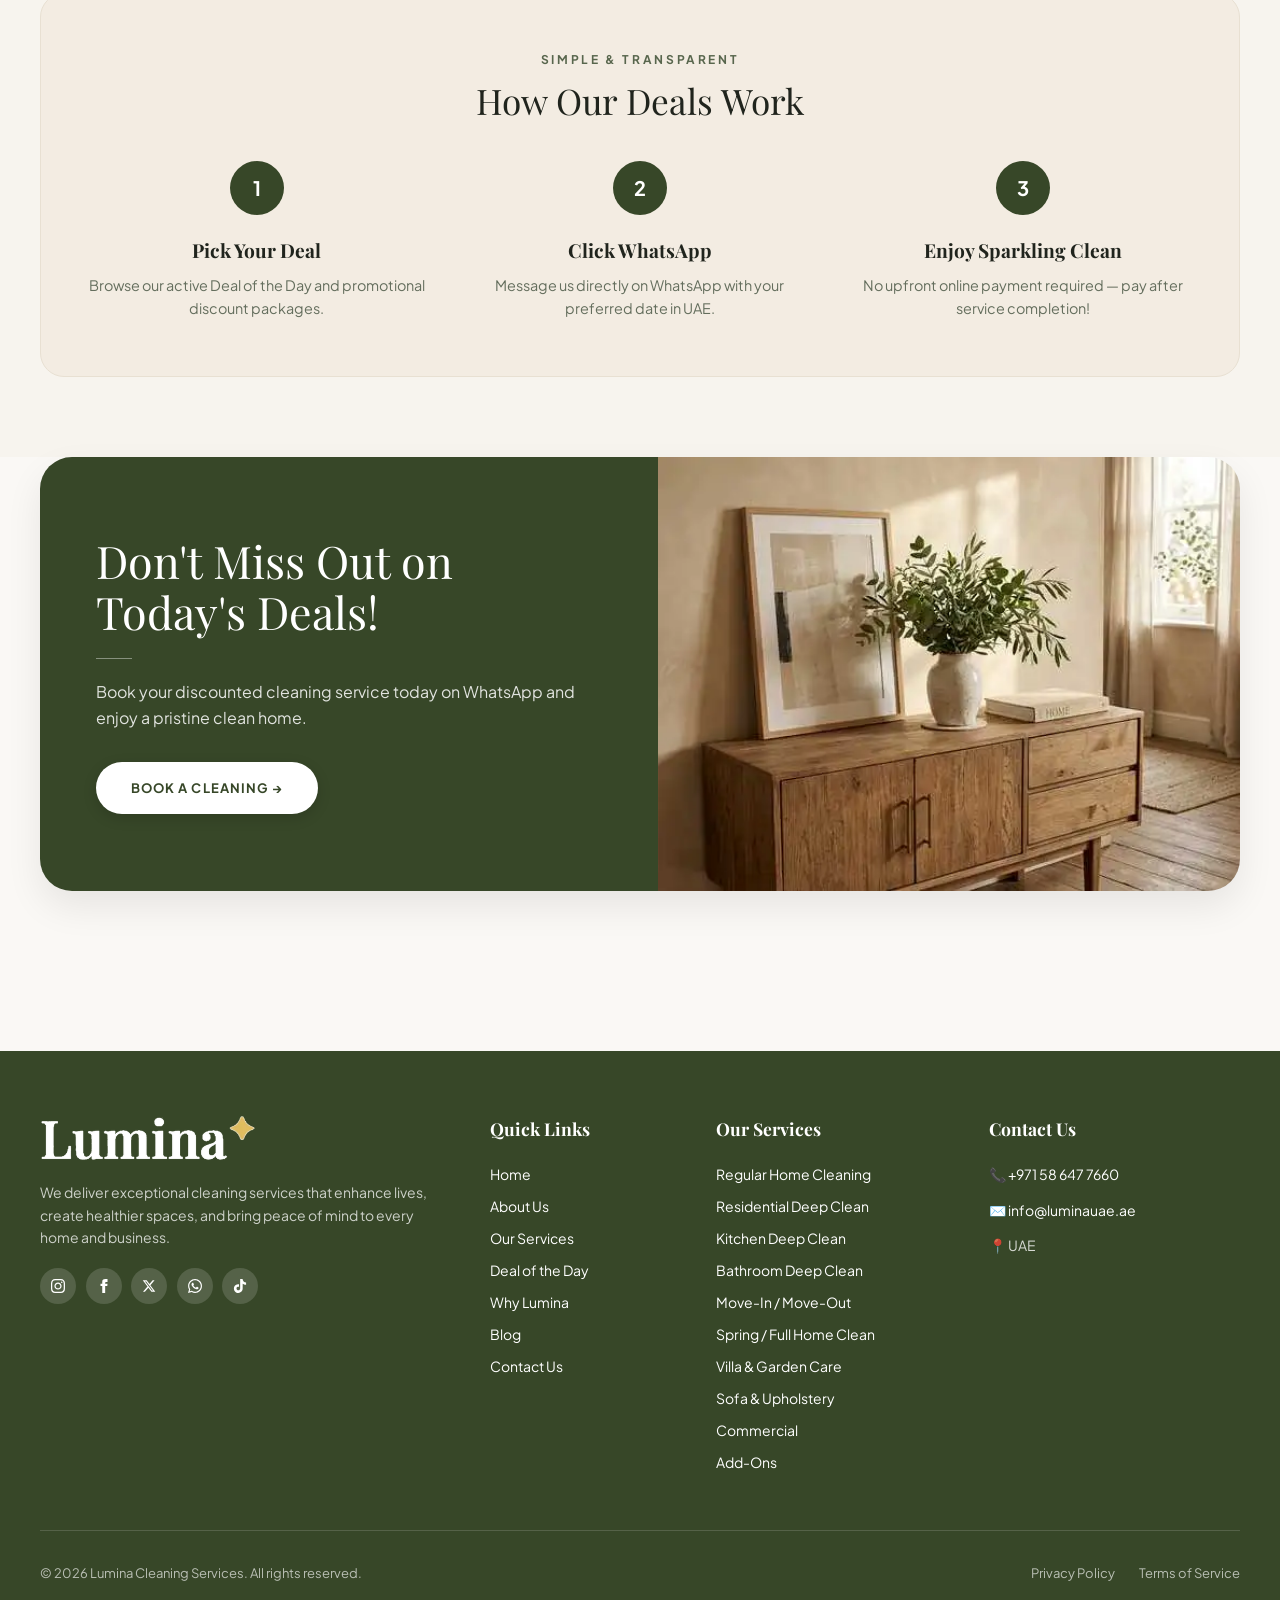
<file: deal-of-the-day.html>
<!DOCTYPE html>
<html lang="en">

<head>
  <meta charset="UTF-8">
  <meta name="viewport" content="width=device-width, initial-scale=1.0">
  <title>Deal of the Day & Promotions - Lumina Cleaning Services</title>
  <meta name="description"
    content="Exclusive deals and promotional discounts on professional cleaning services in UAE by Lumina Cleaning Services. Book today on WhatsApp for special savings.">
  <!-- Favicon -->
  <link rel="icon" type="image/png" href="assets/favicon.png">
  <link rel="shortcut icon" href="assets/favicon.ico">
  <link rel="apple-touch-icon" href="assets/favicon.png">
  <link rel="stylesheet" href="styles.css">
</head>

<body>

  <!-- ==========================================
       HEADER & NAVIGATION BAR
       ========================================== -->
  <header class="header" id="header">
    <div class="header-container">

      <!-- Brand Logo -->
      <a href="index.html" class="logo" id="brand-logo" aria-label="Lumina Cleaning Services Home">
        <img loading="eager" fetchpriority="high" width="160" height="38" src="assets/logo.webp" alt="Lumina Cleaning Services Logo" class="brand-logo-img">
      </a>

      <!-- Navigation Links -->
      <nav aria-label="Main Navigation">
        <ul class="nav-menu" id="nav-menu">
          <li><a href="index.html" class="nav-link" id="nav-home">HOME</a></li>
          <li><a href="about.html" class="nav-link" id="nav-about">ABOUT US</a></li>
          <li><a href="services.html" class="nav-link" id="nav-services">SERVICES</a></li>
          <li><a href="deal-of-the-day.html" class="nav-link active" id="nav-deal">DEAL OF THE DAY</a></li>
          <li><a href="why-lumina.html" class="nav-link" id="nav-whyus">WHY LUMINA</a></li>
          <li><a href="blog.html" class="nav-link" id="nav-blog">BLOG</a></li>
          <li><a href="contact.html" class="nav-link" id="nav-contact">CONTACT</a></li>
        </ul>
      </nav>

      <!-- Action CTA Button -->
      <div style="display: flex; align-items: center; gap: 1rem;">
        <a href="contact.html" class="btn-header-cta" id="btn-header-book">
          <span>BOOK A CLEANING</span>
          <svg width="14" height="12" viewBox="0 0 14 12" fill="none" xmlns="http://www.w3.org/2000/svg">
            <path d="M8 1L13 6M13 6L8 11M13 6H1" stroke="currentColor" stroke-width="1.8" stroke-linecap="round"
              stroke-linejoin="round" />
          </svg>
        </a>

        <!-- Mobile Toggle Button -->
        <button class="mobile-nav-toggle" id="mobile-toggle" aria-label="Toggle menu">
          <span></span>
          <span></span>
          <span></span>
        </button>
      </div>

    </div>
  </header>

  <!-- Top Header Wave Divider -->
  <div class="header-wave-divider">
    <svg viewBox="0 0 1440 28" fill="none" preserveAspectRatio="none" xmlns="http://www.w3.org/2000/svg">
      <path d="M0 0C240 22 480 28 720 18C960 8 1200 24 1440 12V28H0V0Z" fill="#FAF8F5" />
    </svg>
  </div>

  <!-- ==========================================
       SECTION: DEAL OF THE DAY
       ========================================== -->
  <section id="promotions" class="promotions-section" style="padding-top: 3rem; padding-bottom: 5rem;">
    <div class="section-container">

      <!-- SECTION HEADER -->
      <div class="section-header-center">
        <span class="section-eyebrow">EXCLUSIVE OFFER</span>
        <h2 class="section-title-main">DEAL OF THE DAY</h2>
        <div class="leaf-divider">
          <div class="leaf-divider-line"></div>
          <svg class="leaf-divider-svg" viewBox="0 0 24 16" fill="currentColor">
            <path d="M12 0C6 4 2 9 0 16c5-2 10-6 12-16zm0 0c6 4 10 9 12 16-5-2-10-6-12-16z" />
          </svg>
          <div class="leaf-divider-line"></div>
        </div>
        <p class="section-subtitle-main"
          style="max-width: 600px; margin: 1rem auto 0 auto; color: #555E4E; font-size: 1rem; line-height: 1.6;">
          Limited-time promotion &mdash; claim your special discount on WhatsApp today!
        </p>
      </div>

      <!-- FEATURED DEAL OF THE DAY BANNER -->
      <div class="deal-of-day-banner">
        <div class="deal-banner-image-wrap">
          <img loading="eager" fetchpriority="high" width="420" height="313" src="assets/service_sofa_upholstery.webp" alt="Sofa & Upholstery Cleaning" class="deal-banner-img" />
          <span class="deal-discount-badge">50% OFF</span>
        </div>

        <div class="deal-banner-content">
          <div class="deal-tag-row">
            <span class="deal-eyebrow-tag">TODAY'S FEATURED DEAL</span>
          </div>

          <h3 class="deal-banner-title">Sofa &amp; Upholstery Deep Steam Clean</h3>

          <p class="deal-banner-desc">
            Deep steam sanitization and stain removal for sofas, armchairs, and dining chairs. Restores fabric freshness and eliminates allergens.
          </p>

          <div class="deal-price-wrapper">
            <span class="deal-price-current">AED 100</span>
            <span class="deal-price-old">AED 200</span>
            <span class="deal-savings-pill">Save 50% Today</span>
          </div>

          <button class="btn-deal-whatsapp"
            onclick="bookSofaCleaningWhatsApp()">
            <svg width="20" height="20" viewBox="0 0 24 24" fill="currentColor">
              <path
                d="M12.012 2c-5.506 0-9.989 4.478-9.99 9.984 0 1.764.459 3.487 1.333 5.006l-1.417 5.176 5.297-1.389c1.472.802 3.136 1.224 4.774 1.225h.004c5.505 0 9.988-4.478 9.989-9.985 0-2.668-1.039-5.176-2.927-7.062a9.923 9.923 0 0 0-7.062-2.955zm0 1.636c4.604 0 8.35 3.746 8.351 8.35 0 2.233-.869 4.332-2.449 5.91-1.579 1.58-3.679 2.45-5.904 2.45h-.003c-1.458 0-2.888-.382-4.148-1.107l-.297-.171-3.085.808.823-3.007-.188-.3a8.318 8.318 0 0 1-1.272-4.382c.001-4.604 3.748-8.351 8.352-8.351z" />
            </svg>
            <span>BOOK THIS DEAL ON WHATSAPP</span>
          </button>
        </div>
      </div>

      <!-- MORE SPECIAL PROMOTIONS GRID -->
      <div style="margin-top: 4rem;">
        <div class="section-header-center" style="margin-bottom: 2.5rem;">
          <h3 style="font-family: var(--font-serif); font-size: 2rem; color: #20241D;">More Limited-Time Offers</h3>
        </div>

        <div class="services-octo-grid">
          <!-- Deal 1 -->
          <div class="service-badge-card">
            <div class="badge-card-image-wrap">
              <img loading="lazy" width="600" height="448" src="assets/service_deep_cleaning.webp" alt="Residential Deep Clean" class="badge-card-img" />
              <span class="service-discount-badge">50% OFF</span>
            </div>
            <div class="badge-card-body">
              <div>
                <h3 class="badge-card-title">Residential Deep Clean</h3>
                <p class="badge-card-desc">Thorough floor-to-ceiling clean for your villa or apartment.</p>
              </div>
              <div>
                <div class="service-price-block">
                  <span class="service-price-current">AED 175</span>
                  <span class="service-price-old">AED 350</span>
                </div>
                <button class="btn-card-whatsapp"
                  onclick="bookDeepCleaningWhatsApp('2 BHK')">
                  <span>Book on WhatsApp</span>
                </button>
              </div>
            </div>
          </div>

          <!-- Deal 2 -->
          <div class="service-badge-card">
            <div class="badge-card-image-wrap">
              <img loading="lazy" width="580" height="433" src="assets/detail_bathrooms.webp" alt="Kitchen & Bathroom Combo" class="badge-card-img" />
              <span class="service-discount-badge">50% OFF</span>
            </div>
            <div class="badge-card-body">
              <div>
                <h3 class="badge-card-title">Kitchen & Bathroom Combo</h3>
                <p class="badge-card-desc">Comprehensive grease removal & bathroom sanitization bundle.</p>
              </div>
              <div>
                <div class="service-price-block">
                  <span class="service-price-current">AED 150</span>
                  <span class="service-price-old">AED 300</span>
                </div>
                <button class="btn-card-whatsapp"
                  onclick="bookServiceWhatsApp('Kitchen & Bathroom Combo Deep Clean')">
                  <span>Book on WhatsApp</span>
                </button>
              </div>
            </div>
          </div>

          <!-- Deal 3 -->
          <div class="service-badge-card">
            <div class="badge-card-image-wrap">
              <img loading="lazy" width="600" height="448" src="assets/service_move_in.webp" alt="Move-In / Move-Out Special" class="badge-card-img" />
              <span class="service-discount-badge">30% OFF</span>
            </div>
            <div class="badge-card-body">
              <div>
                <h3 class="badge-card-title">Move-In / Move-Out Special</h3>
                <p class="badge-card-desc">Complete handover deep clean for tenants & homeowners.</p>
              </div>
              <div>
                <div class="service-price-block">
                  <span class="service-price-current">AED 350</span>
                  <span class="service-price-old">AED 500</span>
                </div>
                <button class="btn-card-whatsapp"
                  onclick="bookServiceWhatsApp('Move-In / Move-Out Cleaning')">
                  <span>Book on WhatsApp</span>
                </button>
              </div>
            </div>
          </div>
        </div>
      </div>

      <!-- HOW OUR DEALS WORK -->
      <div style="margin-top: 5rem; background: #F3ECE2; border-radius: 24px; padding: 3.5rem 2.5rem; border: 1px solid #E8E0D2;">
        <div class="section-header-center" style="margin-bottom: 2.5rem;">
          <span class="section-eyebrow">SIMPLE & TRANSPARENT</span>
          <h2 class="section-title-main" style="font-size: 2.2rem;">How Our Deals Work</h2>
        </div>

        <div style="display: grid; grid-template-columns: repeat(auto-fit, minmax(240px, 1fr)); gap: 2rem; text-align: center;">
          <div>
            <div style="width: 54px; height: 54px; border-radius: 50%; background: #374728; color: #FFF; font-weight: 700; font-size: 1.25rem; display: flex; align-items: center; justify-content: center; margin: 0 auto 1.25rem auto;">1</div>
            <h4 style="font-family: var(--font-serif); font-size: 1.2rem; color: #20241D; margin-bottom: 0.5rem;">Pick Your Deal</h4>
            <p style="font-size: 0.9rem; color: #646E5D; line-height: 1.6;">Browse our active Deal of the Day and promotional discount packages.</p>
          </div>

          <div>
            <div style="width: 54px; height: 54px; border-radius: 50%; background: #374728; color: #FFF; font-weight: 700; font-size: 1.25rem; display: flex; align-items: center; justify-content: center; margin: 0 auto 1.25rem auto;">2</div>
            <h4 style="font-family: var(--font-serif); font-size: 1.2rem; color: #20241D; margin-bottom: 0.5rem;">Click WhatsApp</h4>
            <p style="font-size: 0.9rem; color: #646E5D; line-height: 1.6;">Message us directly on WhatsApp with your preferred date in UAE.</p>
          </div>

          <div>
            <div style="width: 54px; height: 54px; border-radius: 50%; background: #374728; color: #FFF; font-weight: 700; font-size: 1.25rem; display: flex; align-items: center; justify-content: center; margin: 0 auto 1.25rem auto;">3</div>
            <h4 style="font-family: var(--font-serif); font-size: 1.2rem; color: #20241D; margin-bottom: 0.5rem;">Enjoy Sparkling Clean</h4>
            <p style="font-size: 0.9rem; color: #646E5D; line-height: 1.6;">No upfront online payment required — pay after service completion!</p>
          </div>
        </div>
      </div>

    </div>
  </section>

  <!-- CTA BANNER -->
  <div class="cta-banner-section" style="padding-bottom: 4rem;">
    <div class="section-container">
      <div class="cta-banner-card">
        <div class="cta-banner-left">
          <h2 class="cta-banner-title">
            Don't Miss Out on<br>
            Today's Deals!
          </h2>
          <div class="short-line-divider" style="background-color: rgba(255,255,255,0.4); margin: 1.25rem 0;"></div>
          <p class="cta-banner-desc">
            Book your discounted cleaning service today on WhatsApp and enjoy a pristine clean home.
          </p>
          <a href="contact.html" class="btn-white-cta">
            BOOK A CLEANING &rarr;
          </a>
        </div>
        <div class="cta-banner-right">
          <img loading="lazy" width="540" height="403" src="assets/about_hero_decor.webp" alt="Aesthetic clean home space" class="cta-banner-img" />
        </div>
      </div>
    </div>
  </div>

  <!-- GLOBAL FOOTER -->
  <footer class="footer" style="background-color: #374728; color: #FFF; padding: 4rem 2.5rem 2rem 2.5rem;">
    <div style="max-width: 1280px; margin: 0 auto;">
      <div class="footer-grid">
        <!-- Brand & Description -->
        <div>
          <a href="index.html" class="footer-logo" aria-label="Lumina Cleaning Services Home"
            style="display: block; margin-bottom: 1.25rem;">
            <img loading="lazy" width="160" height="38" src="assets/logo-white.webp" alt="Lumina Cleaning Services Logo" class="brand-footer-logo-img">
          </a>
          <p style="font-size: 0.875rem; color: rgba(255,255,255,0.75); line-height: 1.6; margin-bottom: 1.25rem;">
            We deliver exceptional cleaning services that enhance lives, create healthier spaces, and bring peace of mind to every home and business.
          </p>
          <div class="info-social-links" style="margin-top: 0.5rem;">
            <a href="https://www.instagram.com/lumina_dxb?stkn=ZjNrdGttaXVpeno4" target="_blank" rel="noopener noreferrer" class="social-circle-btn footer-social-btn" aria-label="Instagram" title="Instagram">
              <svg width="14" height="14" fill="currentColor" viewBox="0 0 24 24">
                <path d="M12 2.163c3.204 0 3.584.012 4.85.07 3.252.148 4.771 1.691 4.919 4.919.058 1.265.069 1.645.069 4.849 0 3.205-.012 3.584-.069 4.849-.149 3.225-1.664 4.771-4.919 4.919-1.266.058-1.644.07-4.85.07-3.204 0-3.584-.012-4.849-.07-3.26-.149-4.771-1.699-4.919-4.92-.058-1.265-.07-1.644-.07-4.849 0-3.204.013-3.583.07-4.849.149-3.227 1.664-4.771 4.919-4.919 1.266-.057 1.645-.069 4.849-.069zm0-2.163c-3.259 0-3.667.014-4.947.072-4.358.2-6.78 2.618-6.98 6.98-.059 1.281-.073 1.689-.073 4.948 0 3.259.014 3.668.072 4.948.2 4.358 2.618 6.78 6.98 6.98 1.281.058 1.689.072 4.948.072 3.259 0 3.668-.014 4.948-.072 4.354-.2 6.782-2.618 6.979-6.98.059-1.28.073-1.689.073-4.948 0-3.259-.014-3.667-.072-4.947-.196-4.354-2.617-6.78-6.979-6.98-1.281-.059-1.69-.073-4.949-.073zm0 5.838c-3.403 0-6.162 2.759-6.162 6.162s2.759 6.163 6.162 6.163 6.162-2.759 6.162-6.163c0-3.403-2.759-6.162-6.162-6.162zm0 10.162c-2.209 0-4-1.79-4-4 0-2.209 1.791-4 4-4s4 1.791 4 4c0 2.21-1.791 4-4 4zm6.406-11.845c-.796 0-1.441.645-1.441 1.44s.645 1.44 1.441 1.44c.795 0 1.439-.645 1.439-1.44s-.644-1.44-1.439-1.44z" />
              </svg>
            </a>
            <a href="https://www.facebook.com/profile.php?id=61594346194369" target="_blank" rel="noopener noreferrer" class="social-circle-btn footer-social-btn" aria-label="Facebook" title="Facebook">
              <svg width="14" height="14" fill="currentColor" viewBox="0 0 24 24">
                <path d="M9 8H6v4h3v12h5V12h3.642L18 8h-4V6.333C14 5.374 14.5 5 15.5 5H18V0h-3.808C10.592 0 9 1.583 9 4.615V8z" />
              </svg>
            </a>
            <a href="#" class="social-circle-btn footer-social-btn" aria-label="X / Twitter" title="X / Twitter">
              <svg width="14" height="14" fill="currentColor" viewBox="0 0 24 24">
                <path d="M18.244 2.25h3.308l-7.227 8.26 8.502 11.24H16.17l-5.214-6.817L4.99 21.75H1.68l7.73-8.835L1.254 2.25H8.08l4.713 6.231zm-1.161 17.52h1.833L7.084 4.126H5.117z" />
              </svg>
            </a>
            <a href="#" class="social-circle-btn footer-social-btn" aria-label="WhatsApp" title="WhatsApp">
              <svg width="14" height="14" fill="currentColor" viewBox="0 0 24 24">
                <path d="M.057 24l1.687-6.163c-1.041-1.804-1.588-3.849-1.587-5.946.003-6.556 5.338-11.891 11.893-11.891 3.181.001 6.167 1.24 8.413 3.488 2.245 2.248 3.481 5.236 3.48 8.414-.003 6.557-5.338 11.892-11.893 11.892-1.99-.001-3.951-.5-5.688-1.448l-6.305 1.654zm6.597-3.807c1.676.995 3.276 1.591 5.392 1.592 5.448 0 9.886-4.434 9.889-9.885.002-5.462-4.415-9.89-9.881-9.892-5.452 0-9.887 4.434-9.889 9.884-.001 2.225.651 3.891 1.746 5.634l-.999 3.648 3.742-.981zm11.387-5.464c-.074-.124-.272-.198-.57-.347-.297-.149-1.758-.868-2.031-.967-.272-.099-.47-.149-.669.149-.198.297-.768.967-.941 1.165-.173.198-.347.223-.644.074-.297-.149-1.255-.462-2.39-1.475-.883-.788-1.48-1.761-1.653-2.059-.173-.297-.018-.458.13-.606.134-.133.297-.347.446-.521.151-.172.2-.296.3-.495.099-.198.05-.372-.025-.521-.075-.148-.669-1.611-.916-2.206-.242-.579-.487-.501-.669-.51-.173-.008-.371-.01-.57-.01-.198 0-.52.074-.792.372-.272.297-1.04 1.016-1.04 2.479 0 1.462 1.065 2.875 1.213 3.074.149.198 2.095 3.2 5.076 4.487.709.306 1.263.489 1.694.626.712.226 1.36.194 1.872.118.571-.085 1.758-.719 2.006-1.413.248-.695.248-1.29.173-1.414z" />
              </svg>
            </a>
            <a href="#" class="social-circle-btn footer-social-btn" aria-label="TikTok" title="TikTok">
              <svg width="14" height="14" fill="currentColor" viewBox="0 0 24 24">
                <path d="M12.525.02c1.31-.02 2.61-.01 3.91-.02.08 1.53.63 3.09 1.75 4.17 1.12 1.11 2.7 1.62 4.24 1.79v4.03c-1.44-.05-2.89-.35-4.2-.97-.57-.26-1.1-.59-1.62-.93-.01 2.92.01 5.84-.02 8.75-.08 1.4-.54 2.79-1.35 3.94-1.31 1.92-3.58 3.17-5.91 3.21-1.43.08-2.86-.31-4.08-1.03-2.02-1.19-3.44-3.37-3.65-5.71-.02-.5-.03-1-.01-1.49.18-1.9 1.12-3.72 2.58-4.96 1.66-1.44 3.98-2.13 6.15-1.72.02 1.48-.04 2.96-.04 4.44-.99-.32-2.15-.23-3.02.37-.82.57-1.31 1.54-1.28 2.54.02.94.51 1.83 1.28 2.37.95.66 2.2.78 3.26.33.95-.41 1.63-1.33 1.72-2.35.08-2.86.04-5.73.04-8.59V.02z" />
              </svg>
            </a>
          </div>
        </div>

        <!-- Quick Links -->
        <div>
          <h4 style="font-family: var(--font-serif); font-size: 1.1rem; margin-bottom: 1.25rem;">Quick Links</h4>
          <ul
            style="list-style: none; display: flex; flex-direction: column; gap: 0.6rem; font-size: 0.875rem; color: rgba(255,255,255,0.8);">
            <li><a href="index.html" style="color: #FFF; text-decoration: none;">Home</a></li>
            <li><a href="about.html" style="color: #FFF; text-decoration: none;">About Us</a></li>
            <li><a href="services.html" style="color: #FFF; text-decoration: none;">Our Services</a></li>
            <li><a href="deal-of-the-day.html" style="color: #FFF; text-decoration: none;">Deal of the Day</a></li>
            <li><a href="why-lumina.html" style="color: #FFF; text-decoration: none;">Why Lumina</a></li>
            <li><a href="blog.html" style="color: #FFF; text-decoration: none;">Blog</a></li>
            <li><a href="contact.html" style="color: #FFF; text-decoration: none;">Contact Us</a></li>
          </ul>
        </div>

        <!-- Our Services -->
        <div>
          <h4 style="font-family: var(--font-serif); font-size: 1.1rem; margin-bottom: 1.25rem;">Our Services</h4>
          <ul
            style="list-style: none; display: flex; flex-direction: column; gap: 0.6rem; font-size: 0.875rem; color: rgba(255,255,255,0.8);">
            <li><a href="services.html#regular-home-cleaning" style="color: #FFF; text-decoration: none;">Regular Home Cleaning</a></li>
            <li><a href="services.html#residential-deep-clean" style="color: #FFF; text-decoration: none;">Residential Deep Clean</a></li>
            <li><a href="services.html#kitchen-deep-clean" style="color: #FFF; text-decoration: none;">Kitchen Deep Clean</a></li>
            <li><a href="services.html#bathroom-deep-clean" style="color: #FFF; text-decoration: none;">Bathroom Deep Clean</a></li>
            <li><a href="services.html#move-in-move-out" style="color: #FFF; text-decoration: none;">Move-In / Move-Out</a></li>
            <li><a href="services.html#spring-full-home-clean" style="color: #FFF; text-decoration: none;">Spring / Full Home Clean</a></li>
            <li><a href="services.html#villa-garden-care" style="color: #FFF; text-decoration: none;">Villa &amp; Garden Care</a></li>
            <li><a href="services.html#sofa-upholstery" style="color: #FFF; text-decoration: none;">Sofa &amp; Upholstery</a></li>
            <li><a href="services.html#commercial" style="color: #FFF; text-decoration: none;">Commercial</a></li>
            <li><a href="services.html#add-ons" style="color: #FFF; text-decoration: none;">Add-Ons</a></li>
          </ul>
        </div>

        <!-- Contact Us -->
        <div>
          <h4 style="font-family: var(--font-serif); font-size: 1.1rem; margin-bottom: 1.25rem;">Contact Us</h4>
          <ul
            style="list-style: none; display: flex; flex-direction: column; gap: 0.8rem; font-size: 0.875rem; color: rgba(255,255,255,0.8);">
            <li><a href="tel:+971586477660" style="color: #FFF; text-decoration: none;">📞 +971 58 647 7660</a></li>
            <li><a href="mailto:info@luminauae.ae" style="color: #FFF; text-decoration: none;">✉️ info@luminauae.ae</a></li>
            <li>📍 UAE</li>
          </ul>
        </div>
      </div>

      <div
        style="border-top: 1px solid rgba(255,255,255,0.15); padding-top: 2rem; display: flex; justify-content: space-between; align-items: center; flex-wrap: wrap; gap: 1rem; font-size: 0.8125rem; color: rgba(255,255,255,0.65);">
        <span>&copy; 2026 Lumina Cleaning Services. All rights reserved.</span>
        <div style="display: flex; gap: 1.5rem;">
          <a href="#" style="color: rgba(255,255,255,0.65); text-decoration: none;">Privacy Policy</a>
          <a href="#" style="color: rgba(255,255,255,0.65); text-decoration: none;">Terms of Service</a>
        </div>
      </div>
    </div>
  </footer>

  <!-- BOOKING MODAL -->
  <div class="modal-backdrop" id="booking-modal">
    <div class="modal-card">
      <button class="modal-close" id="modal-close-btn" aria-label="Close modal">
        <svg width="14" height="14" viewBox="0 0 14 14" fill="none" stroke="currentColor" stroke-width="2">
          <path d="M1 1L13 13M1 13L13 1" />
        </svg>
      </button>

      <div style="text-align: center; margin-bottom: 0.75rem;">
        <img loading="lazy" width="160" height="38" src="assets/logo.webp" alt="Lumina Cleaning Services" style="height: 38px; width: auto; display: inline-block;">
      </div>
      <h3 class="modal-title" id="modal-title-text" style="margin-top: 0.25rem;">Book Lumina Service</h3>
      <p class="modal-subtitle">Experience a spotless, serene environment. Select your preferred date.</p>

      <form id="booking-form" onsubmit="event.preventDefault(); handleBookingSubmit();">
        <div class="form-group">
          <label class="form-label" for="client-name">Your Full Name</label>
          <input type="text" id="client-name" class="form-input" placeholder="e.g. Sarah Jenkins" required>
        </div>

        <div class="form-group">
          <label class="form-label" for="client-email">Email Address</label>
          <input type="email" id="client-email" class="form-input" placeholder="sarah@example.com" required>
        </div>

        <div class="form-group">
          <label class="form-label" for="service-type">Service Type</label>
          <select id="service-type" class="form-select">
            <option value="deep">Deep Cleaning</option>
            <option value="home">Home Cleaning</option>
            <option value="upholstery">Sofa & Upholstery</option>
            <option value="move-in">Move-In Cleaning</option>
            <option value="carpet">Carpet Cleaning</option>
            <option value="bathroom">Bathroom Cleaning</option>
            <option value="kitchen">Kitchen Cleaning</option>
            <option value="office">Office Cleaning</option>
          </select>
        </div>

        <button type="submit" class="btn-submit-modal">CONFIRM RESERVATION &rarr;</button>
      </form>
    </div>
  </div>

  <!-- FLOATING WHATSAPP BUTTON -->
  <div class="whatsapp-float-widget">
    <div class="whatsapp-float-tooltip">
      <span class="whatsapp-tooltip-dot"></span>
      <span>Chat with Lumina (+971 58 647 7660)</span>
    </div>
    <a href="https://wa.me/971586477660" target="_blank" rel="noopener noreferrer" class="whatsapp-float-btn"
      aria-label="Chat on WhatsApp">
      <div class="whatsapp-pulse-ring"></div>
      <svg width="34" height="34" viewBox="0 0 32 32" fill="none" xmlns="http://www.w3.org/2000/svg">
        <path
          d="M16 3C8.82 3 3 8.82 3 16c0 2.76.86 5.31 2.33 7.42L3.5 28.5l5.24-1.78A12.93 12.93 0 0 0 16 29c7.18 0 13-5.82 13-13S23.18 3 16 3z"
          fill="#FFFFFF" />
        <path
          d="M22.5 19.86c-.32-.16-1.88-.93-2.17-1.03-.29-.11-.5-.16-.71.16-.21.32-.82 1.03-1.01 1.24-.19.21-.37.24-.69.08-.32-.16-1.34-.49-2.56-1.58-.95-.84-1.59-1.88-1.78-2.2-.19-.32-.02-.49.14-.65.14-.14.32-.37.48-.56.16-.19.21-.32.32-.53.11-.21.05-.4-.03-.56-.08-.16-.71-1.72-.98-2.36-.26-.62-.52-.54-.71-.55-.19-.01-.4-.01-.61-.01s-.56.08-.85.4c-.29.32-1.11 1.09-1.11 2.65s1.14 3.07 1.3 3.29c.16.21 2.21 3.52 5.44 4.79.77.3 1.37.48 1.84.62.77.24 1.48.2 2.03.12.62-.09 1.91-.78 2.17-1.53.26-.75.26-1.4.19-1.53-.08-.13-.29-.21-.61-.37z"
          fill="#25D366" />
      </svg>
    </a>
  </div>

  <script src="script.js"></script>
</body>

</html>
</file>
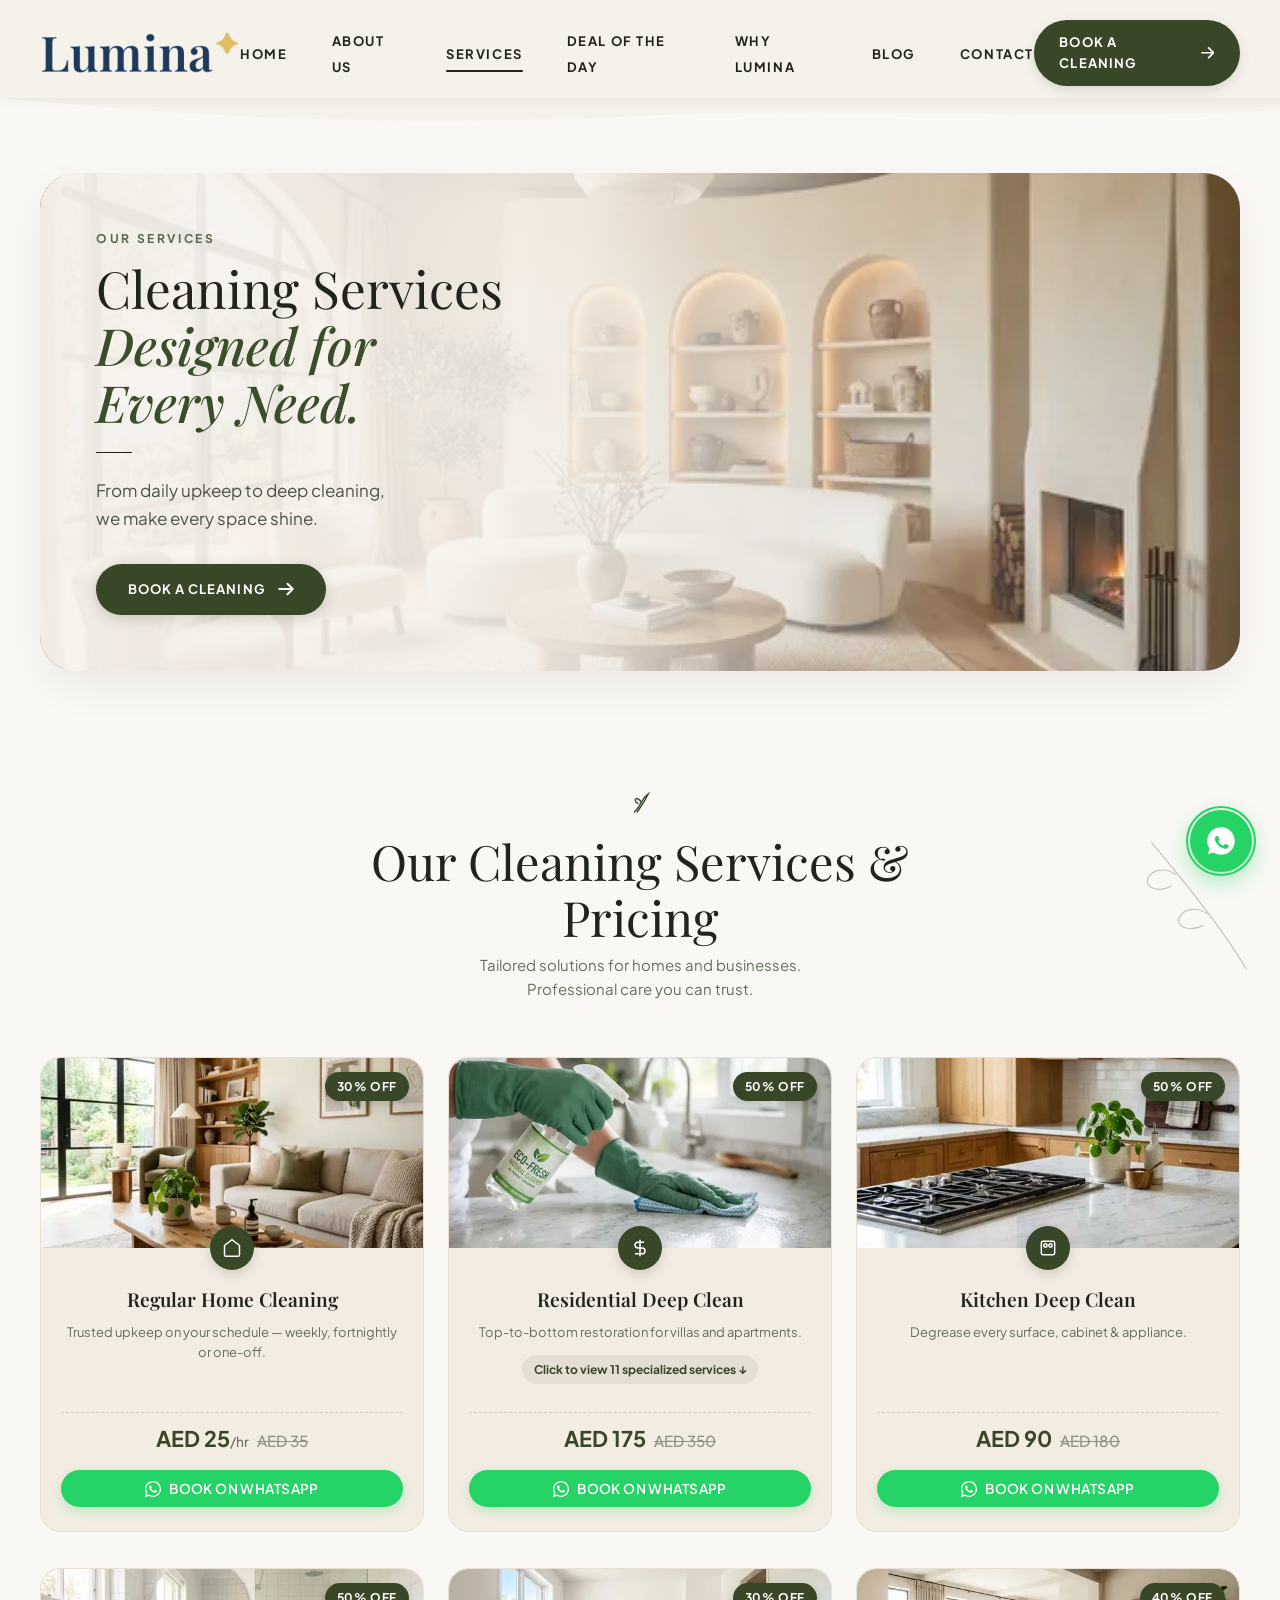
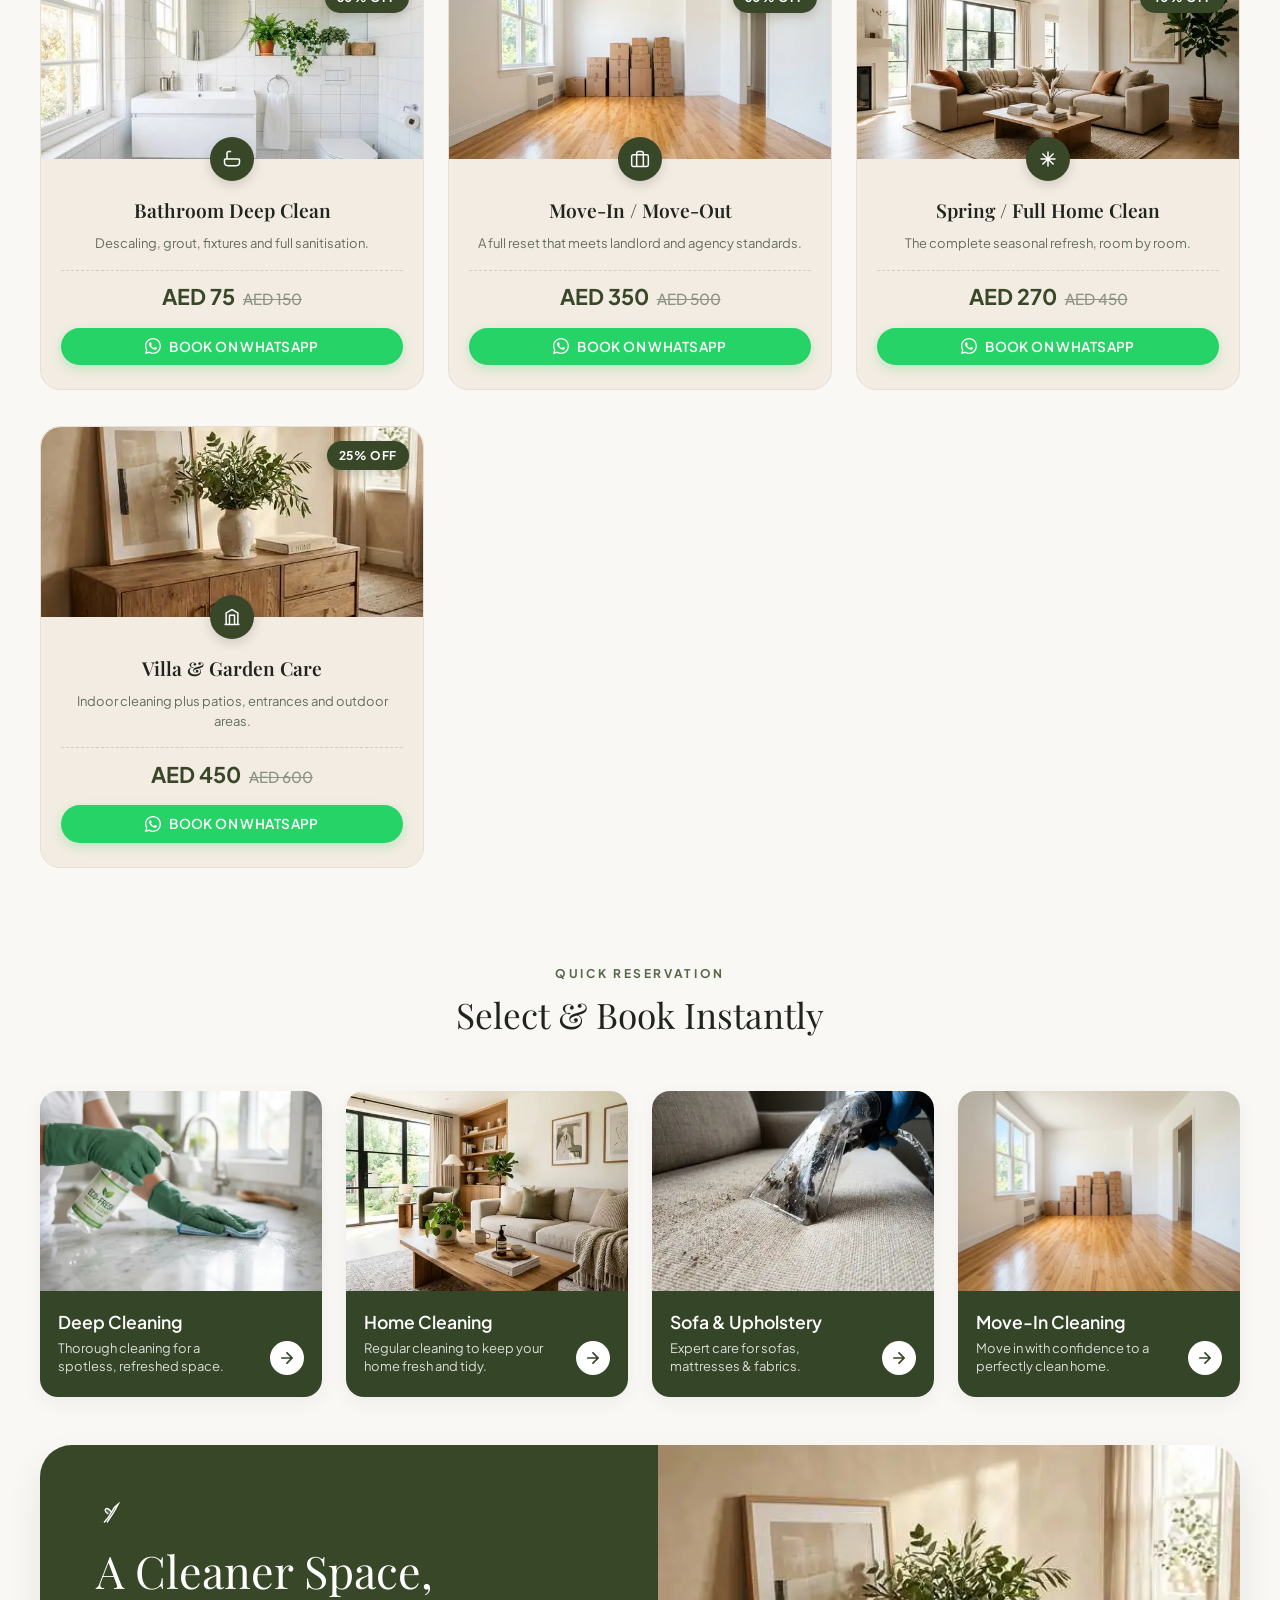
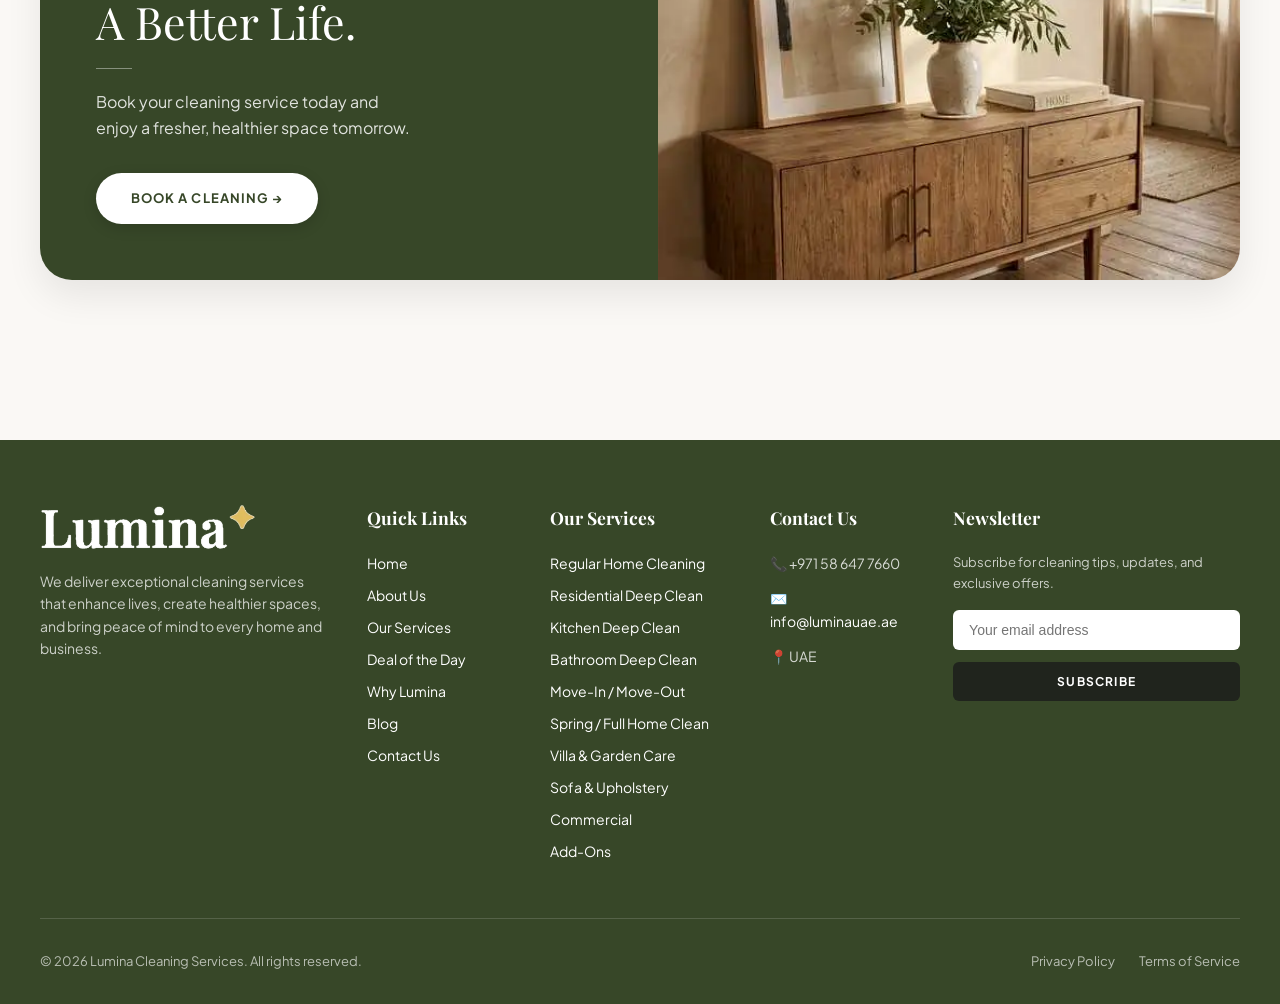
<file: services-backup.html>
<!DOCTYPE html>
<html lang="en">

<head>
  <meta charset="UTF-8">
  <meta name="viewport" content="width=device-width, initial-scale=1.0">
  <title>Our Services & Pricing - Lumina Cleaning Services</title>
  <meta name="description"
    content="Explore the full range of professional cleaning services offered by Lumina Cleaning Services, including deep cleaning, home cleaning, sofa & upholstery care, move-in cleaning, and AC duct cleaning in UAE.">
  <!-- Favicon -->
  <link rel="icon" type="image/png" href="assets/favicon.png">
  <link rel="shortcut icon" href="assets/favicon.ico">
  <link rel="apple-touch-icon" href="assets/favicon.png">
  <link rel="stylesheet" href="styles.css">
</head>

<body>

  <!-- ==========================================
       HEADER & NAVIGATION BAR
       ========================================== -->
  <header class="header" id="header">
    <div class="header-container">

      <!-- Brand Logo -->
      <a href="index.html" class="logo" id="brand-logo" aria-label="Lumina Cleaning Services Home">
        <img loading="eager" fetchpriority="high" width="160" height="38" src="assets/logo.webp" alt="Lumina Cleaning Services Logo" class="brand-logo-img">
      </a>

      <!-- Navigation Links -->
      <nav aria-label="Main Navigation">
        <ul class="nav-menu" id="nav-menu">
          <li><a href="index.html" class="nav-link" id="nav-home">HOME</a></li>
          <li><a href="about.html" class="nav-link" id="nav-about">ABOUT US</a></li>
          <li><a href="services.html" class="nav-link active" id="nav-services">SERVICES</a></li>
          <li><a href="deal-of-the-day.html" class="nav-link" id="nav-deal">DEAL OF THE DAY</a></li>
          <li><a href="why-lumina.html" class="nav-link" id="nav-whyus">WHY LUMINA</a></li>
          <li><a href="blog.html" class="nav-link" id="nav-blog">BLOG</a></li>
          <li><a href="contact.html" class="nav-link" id="nav-contact">CONTACT</a></li>
        </ul>
      </nav>

      <!-- Action CTA Button -->
      <div style="display: flex; align-items: center; gap: 1rem;">
        <a href="contact.html" class="btn-header-cta" id="btn-header-book">
          <span>BOOK A CLEANING</span>
          <svg width="14" height="12" viewBox="0 0 14 12" fill="none" xmlns="http://www.w3.org/2000/svg">
            <path d="M8 1L13 6M13 6L8 11M13 6H1" stroke="currentColor" stroke-width="1.8" stroke-linecap="round"
              stroke-linejoin="round" />
          </svg>
        </a>

        <!-- Mobile Toggle Button -->
        <button class="mobile-nav-toggle" id="mobile-toggle" aria-label="Toggle menu">
          <span></span>
          <span></span>
          <span></span>
        </button>
      </div>

    </div>
  </header>

  <!-- Top Header Wave Divider -->
  <div class="header-wave-divider">
    <svg viewBox="0 0 1440 28" fill="none" preserveAspectRatio="none" xmlns="http://www.w3.org/2000/svg">
      <path d="M0 0C240 22 480 28 720 18C960 8 1200 24 1440 12V28H0V0Z" fill="#FAF8F5" />
    </svg>
  </div>

  <!-- ==========================================
       SECTION: SERVICES HERO BANNER
       ========================================== -->
  <section id="services" class="services-section">

    <div class="services-hero-section" style="padding-top: 3rem;">
      <div class="section-container">
        <div class="services-hero-banner">
          <div class="services-hero-bg" style="background-image: url('assets/services_hero.webp');"></div>
          <div class="services-hero-overlay"></div>

          <div class="services-hero-content">
            <span class="section-eyebrow">OUR SERVICES</span>
            <h2 class="services-hero-title">
              Cleaning Services<br>
              <span class="highlight-green">Designed for</span><br>
              <span class="highlight-green">Every Need.</span>
            </h2>
            <div class="short-line-divider"></div>
            <p class="services-hero-desc">
              From daily upkeep to deep cleaning,<br>we make every space shine.
            </p>

            <a href="contact.html" class="btn-primary-hero">
              <span>BOOK A CLEANING</span>
              <svg width="16" height="14" viewBox="0 0 16 14" fill="none" xmlns="http://www.w3.org/2000/svg">
                <path d="M9.5 1.75L14.75 7M14.75 7L9.5 12.25M14.75 7H1.25" stroke="currentColor" stroke-width="2"
                  stroke-linecap="round" stroke-linejoin="round" />
              </svg>
            </a>
          </div>
        </div>
      </div>
    </div>

    <!-- SERVICES 9-CARD GRID BLOCK -->
    <div class="services-main-grid-section" style="padding: 4rem 0;">
      <svg class="bg-floating-leaf leaf-right-top" viewBox="0 0 140 180" fill="none" xmlns="http://www.w3.org/2000/svg">
        <path
          d="M130 170C100 120 60 70 10 10M80 100C65 90 50 95 45 105C40 115 55 125 75 115M40 50C25 40 10 45 5 55C0 65 15 75 35 65"
          stroke="#7A876E" stroke-width="1.5" stroke-linecap="round" opacity="0.45" />
      </svg>

      <div class="section-container">
        <div class="section-header-center">
          <svg width="28" height="28" viewBox="0 0 40 40" fill="none" xmlns="http://www.w3.org/2000/svg"
            style="color: #374728; margin-bottom: 0.5rem;">
            <path d="M12 30C12 30 18 24 22 16C26 8 32 4 32 4C32 4 28 12 24 18C20 24 16 30 16 30" stroke="currentColor"
              stroke-width="2" stroke-linecap="round" />
            <path d="M22 16C20 12 16 10 14 11C12 12 13 16 17 18" stroke="currentColor" stroke-width="1.8"
              stroke-linecap="round" fill="rgba(59, 78, 43, 0.15)" />
          </svg>
          <h2 class="section-title-main" style="margin-bottom: 0.5rem;">Our Cleaning Services & Pricing</h2>
          <p style="font-size: 0.9375rem; color: #646E5D; max-width: 480px; margin: 0 auto;">
            Tailored solutions for homes and businesses.<br>Professional care you can trust.
          </p>
        </div>

        <div class="services-two-col-grid">
          <!-- Card 1: Regular Home Cleaning -->
          <div class="service-badge-card" id="card-regular-home" onclick="toggleRegularCleaningOptions(event)">
            <div class="badge-card-image-wrap">
              <img loading="lazy" width="480" height="358" src="assets/service_home_cleaning.webp" alt="Regular Home Cleaning" class="badge-card-img" />
              <span class="service-discount-badge">30% OFF</span>
              <div class="card-icon-badge">
                <svg width="20" height="20" viewBox="0 0 24 24" fill="none" stroke="currentColor" stroke-width="1.8">
                  <path d="M3 9l9-7 9 7v11a2 2 0 0 1-2 2H5a2 2 0 0 1-2-2z" />
                </svg>
              </div>
            </div>
            <div class="badge-card-body">
              <div>
                <h3 class="badge-card-title">Regular Home Cleaning</h3>
                <p class="badge-card-desc">Trusted upkeep on your schedule — weekly, fortnightly or one-off.</p>
              </div>

              <!-- Property Size Options (Expandable on Click) -->
              <div id="regular-home-options" class="card-expandable-options" style="display: none; margin-top: 1rem; padding-top: 1rem; border-top: 1px dashed var(--color-border);" onclick="event.stopPropagation();">
                <span style="font-size: 0.8125rem; font-weight: 700; color: var(--color-primary); text-transform: uppercase; letter-spacing: 0.05em; display: block; margin-bottom: 0.6rem;">Select Property Size:</span>
                <div class="property-size-grid" style="display: grid; grid-template-columns: repeat(3, 1fr); gap: 0.5rem; margin-bottom: 1rem;">
                  <button type="button" class="prop-chip active" onclick="selectPropertySize(this, 'Studio')">Studio</button>
                  <button type="button" class="prop-chip" onclick="selectPropertySize(this, '1 BHK')">1 BHK</button>
                  <button type="button" class="prop-chip" onclick="selectPropertySize(this, '2 BHK')">2 BHK</button>
                  <button type="button" class="prop-chip" onclick="selectPropertySize(this, '3 BHK')">3 BHK</button>
                  <button type="button" class="prop-chip" onclick="selectPropertySize(this, '4 BHK')">4 BHK</button>
                  <button type="button" class="prop-chip" onclick="selectPropertySize(this, 'Villa / Other')">Villa / Other</button>
                </div>
              </div>

              <div>
                <div class="service-price-block">
                  <span class="service-price-current">AED 25<span class="price-unit">/hr</span></span>
                  <span class="service-price-old">AED 35</span>
                </div>
                <button class="btn-card-whatsapp" onclick="event.stopPropagation(); bookRegularCleaningWhatsApp();">
                  <svg width="16" height="16" viewBox="0 0 24 24" fill="currentColor">
                    <path
                      d="M17.472 14.382c-.297-.149-1.758-.867-2.03-.967-.273-.099-.471-.148-.67.15-.197.297-.767.966-.94 1.164-.173.199-.347.223-.644.075-.297-.15-1.255-.463-2.39-1.475-.883-.788-1.48-1.761-1.653-2.059-.173-.297-.018-.458.13-.606.134-.133.298-.347.446-.521.151-.172.2-.296.3-.495.099-.198.05-.372-.025-.521-.075-.148-.669-1.611-.916-2.206-.242-.579-.487-.501-.669-.51l-.57-.01c-.198 0-.52.074-.792.372s-1.04 1.016-1.04 2.479 1.065 2.876 1.213 3.074c.149.198 2.095 3.2 5.076 4.487.709.306 1.263.489 1.694.626.712.226 1.36.194 1.872.118.571-.085 1.758-.719 2.006-1.413.248-.695.248-1.29.173-1.414-.074-.124-.272-.198-.57-.347z" />
                    <path
                      d="M12 0C5.373 0 0 5.373 0 12c0 2.119.553 4.11 1.519 5.84L0 24l6.328-1.488C8.01 23.473 9.947 24 12 24c6.627 0 12-5.373 12-12S18.627 0 12 0zm0 22c-1.872 0-3.635-.494-5.17-1.356l-.37-.208-3.754.882.905-3.658-.228-.382C2.478 15.719 2 13.918 2 12 2 6.486 6.486 2 12 2s10 4.486 10 10-4.486 10-10 10z" />
                  </svg>
                  <span>BOOK ON WHATSAPP</span>
                </button>
              </div>
            </div>
          </div>

          <!-- Card 2: Residential Deep Clean -->
          <div class="service-badge-card" id="card-residential-deep" onclick="toggleDeepCleaningServices(event)">
            <div class="badge-card-image-wrap">
              <img loading="lazy" width="600" height="448" src="assets/service_deep_cleaning.webp" alt="Residential Deep Clean" class="badge-card-img" />
              <span class="service-discount-badge">50% OFF</span>
              <div class="card-icon-badge">
                <svg width="20" height="20" viewBox="0 0 24 24" fill="none" stroke="currentColor" stroke-width="1.8">
                  <path d="M12 2v20M17 5H9.5a3.5 3.5 0 0 0 0 7h5a3.5 3.5 0 0 1 0 7H6" />
                </svg>
              </div>
            </div>
            <div class="badge-card-body">
              <div>
                <h3 class="badge-card-title">Residential Deep Clean</h3>
                <p class="badge-card-desc">Top-to-bottom restoration for villas and apartments.</p>
              </div>

              <div style="margin: 0.75rem 0;">
                <span class="click-hint-badge">Click to view 11 specialized services &darr;</span>
              </div>

              <div>
                <div class="service-price-block">
                  <span class="service-price-current">AED 175</span>
                  <span class="service-price-old">AED 350</span>
                </div>
                <button class="btn-card-whatsapp" onclick="event.stopPropagation(); openWhatsAppChat('Hi Lumina Cleaning Services, I would like to book Residential Deep Clean at AED 175!')">
                  <svg width="16" height="16" viewBox="0 0 24 24" fill="currentColor">
                    <path
                      d="M17.472 14.382c-.297-.149-1.758-.867-2.03-.967-.273-.099-.471-.148-.67.15-.197.297-.767.966-.94 1.164-.173.199-.347.223-.644.075-.297-.15-1.255-.463-2.39-1.475-.883-.788-1.48-1.761-1.653-2.059-.173-.297-.018-.458.13-.606.134-.133.298-.347.446-.521.151-.172.2-.296.3-.495.099-.198.05-.372-.025-.521-.075-.148-.669-1.611-.916-2.206-.242-.579-.487-.501-.669-.51l-.57-.01c-.198 0-.52.074-.792.372s-1.04 1.016-1.04 2.479 1.065 2.876 1.213 3.074c.149.198 2.095 3.2 5.076 4.487.709.306 1.263.489 1.694.626.712.226 1.36.194 1.872.118.571-.085 1.758-.719 2.006-1.413.248-.695.248-1.29.173-1.414-.074-.124-.272-.198-.57-.347z" />
                    <path
                      d="M12 0C5.373 0 0 5.373 0 12c0 2.119.553 4.11 1.519 5.84L0 24l6.328-1.488C8.01 23.473 9.947 24 12 24c6.627 0 12-5.373 12-12S18.627 0 12 0zm0 22c-1.872 0-3.635-.494-5.17-1.356l-.37-.208-3.754.882.905-3.658-.228-.382C2.478 15.719 2 13.918 2 12 2 6.486 6.486 2 12 2s10 4.486 10 10-4.486 10-10 10z" />
                  </svg>
                  <span>BOOK ON WHATSAPP</span>
                </button>
              </div>
            </div>
          </div>

          <!-- Card 3: Kitchen Deep Clean -->
          <div class="service-badge-card">
            <div class="badge-card-image-wrap">
              <img loading="lazy" width="580" height="433" src="assets/detail_surfaces.webp" alt="Kitchen Deep Clean" class="badge-card-img" />
              <span class="service-discount-badge">50% OFF</span>
              <div class="card-icon-badge">
                <svg width="20" height="20" viewBox="0 0 24 24" fill="none" stroke="currentColor" stroke-width="1.8">
                  <rect x="4" y="4" width="16" height="16" rx="2" />
                  <circle cx="9" cy="9" r="2" />
                  <circle cx="15" cy="9" r="2" />
                </svg>
              </div>
            </div>
            <div class="badge-card-body">
              <div>
                <h3 class="badge-card-title">Kitchen Deep Clean</h3>
                <p class="badge-card-desc">Degrease every surface, cabinet &amp; appliance.</p>
              </div>
              <div>
                <div class="service-price-block">
                  <span class="service-price-current">AED 90</span>
                  <span class="service-price-old">AED 180</span>
                </div>
                <button class="btn-card-whatsapp"
                  onclick="openWhatsAppChat('Hi Lumina Cleaning Services, I would like to book Kitchen Deep Clean at AED 90!')">
                  <svg width="16" height="16" viewBox="0 0 24 24" fill="currentColor">
                    <path
                      d="M17.472 14.382c-.297-.149-1.758-.867-2.03-.967-.273-.099-.471-.148-.67.15-.197.297-.767.966-.94 1.164-.173.199-.347.223-.644.075-.297-.15-1.255-.463-2.39-1.475-.883-.788-1.48-1.761-1.653-2.059-.173-.297-.018-.458.13-.606.134-.133.298-.347.446-.521.151-.172.2-.296.3-.495.099-.198.05-.372-.025-.521-.075-.148-.669-1.611-.916-2.206-.242-.579-.487-.501-.669-.51l-.57-.01c-.198 0-.52.074-.792.372s-1.04 1.016-1.04 2.479 1.065 2.876 1.213 3.074c.149.198 2.095 3.2 5.076 4.487.709.306 1.263.489 1.694.626.712.226 1.36.194 1.872.118.571-.085 1.758-.719 2.006-1.413.248-.695.248-1.29.173-1.414-.074-.124-.272-.198-.57-.347z" />
                    <path
                      d="M12 0C5.373 0 0 5.373 0 12c0 2.119.553 4.11 1.519 5.84L0 24l6.328-1.488C8.01 23.473 9.947 24 12 24c6.627 0 12-5.373 12-12S18.627 0 12 0zm0 22c-1.872 0-3.635-.494-5.17-1.356l-.37-.208-3.754.882.905-3.658-.228-.382C2.478 15.719 2 13.918 2 12 2 6.486 6.486 2 12 2s10 4.486 10 10-4.486 10-10 10z" />
                  </svg>
                  <span>BOOK ON WHATSAPP</span>
                </button>
              </div>
            </div>
          </div>

          <!-- Card 4: Bathroom Deep Clean -->
          <div class="service-badge-card">
            <div class="badge-card-image-wrap">
              <img loading="lazy" width="580" height="433" src="assets/detail_bathrooms.webp" alt="Bathroom Deep Clean" class="badge-card-img" />
              <span class="service-discount-badge">50% OFF</span>
              <div class="card-icon-badge">
                <svg width="20" height="20" viewBox="0 0 24 24" fill="none" stroke="currentColor" stroke-width="1.8">
                  <path d="M4 12h16a1 1 0 0 1 1 1v3a4 4 0 0 1-4 4H7a4 4 0 0 1-4-4v-3a1 1 0 0 1 1-1z" />
                  <path d="M6 12V5a2 2 0 0 1 2-2h3" />
                </svg>
              </div>
            </div>
            <div class="badge-card-body">
              <div>
                <h3 class="badge-card-title">Bathroom Deep Clean</h3>
                <p class="badge-card-desc">Descaling, grout, fixtures and full sanitisation.</p>
              </div>
              <div>
                <div class="service-price-block">
                  <span class="service-price-current">AED 75</span>
                  <span class="service-price-old">AED 150</span>
                </div>
                <button class="btn-card-whatsapp"
                  onclick="openWhatsAppChat('Hi Lumina Cleaning Services, I would like to book Bathroom Deep Clean at AED 75!')">
                  <svg width="16" height="16" viewBox="0 0 24 24" fill="currentColor">
                    <path
                      d="M17.472 14.382c-.297-.149-1.758-.867-2.03-.967-.273-.099-.471-.148-.67.15-.197.297-.767.966-.94 1.164-.173.199-.347.223-.644.075-.297-.15-1.255-.463-2.39-1.475-.883-.788-1.48-1.761-1.653-2.059-.173-.297-.018-.458.13-.606.134-.133.298-.347.446-.521.151-.172.2-.296.3-.495.099-.198.05-.372-.025-.521-.075-.148-.669-1.611-.916-2.206-.242-.579-.487-.501-.669-.51l-.57-.01c-.198 0-.52.074-.792.372s-1.04 1.016-1.04 2.479 1.065 2.876 1.213 3.074c.149.198 2.095 3.2 5.076 4.487.709.306 1.263.489 1.694.626.712.226 1.36.194 1.872.118.571-.085 1.758-.719 2.006-1.413.248-.695.248-1.29.173-1.414-.074-.124-.272-.198-.57-.347z" />
                    <path
                      d="M12 0C5.373 0 0 5.373 0 12c0 2.119.553 4.11 1.519 5.84L0 24l6.328-1.488C8.01 23.473 9.947 24 12 24c6.627 0 12-5.373 12-12S18.627 0 12 0zm0 22c-1.872 0-3.635-.494-5.17-1.356l-.37-.208-3.754.882.905-3.658-.228-.382C2.478 15.719 2 13.918 2 12 2 6.486 6.486 2 12 2s10 4.486 10 10-4.486 10-10 10z" />
                  </svg>
                  <span>BOOK ON WHATSAPP</span>
                </button>
              </div>
            </div>
          </div>

          <!-- Card 5: Move-In / Move-Out -->
          <div class="service-badge-card">
            <div class="badge-card-image-wrap">
              <img loading="lazy" width="600" height="448" src="assets/service_move_in.webp" alt="Move-In / Move-Out" class="badge-card-img" />
              <span class="service-discount-badge">30% OFF</span>
              <div class="card-icon-badge">
                <svg width="20" height="20" viewBox="0 0 24 24" fill="none" stroke="currentColor" stroke-width="1.8">
                  <rect x="2" y="7" width="20" height="14" rx="2" ry="2" />
                  <path d="M16 21V5a2 2 0 0 0-2-2h-4a2 2 0 0 0-2 2v16" />
                </svg>
              </div>
            </div>
            <div class="badge-card-body">
              <div>
                <h3 class="badge-card-title">Move-In / Move-Out</h3>
                <p class="badge-card-desc">A full reset that meets landlord and agency standards.</p>
              </div>
              <div>
                <div class="service-price-block">
                  <span class="service-price-current">AED 350</span>
                  <span class="service-price-old">AED 500</span>
                </div>
                <button class="btn-card-whatsapp"
                  onclick="openWhatsAppChat('Hi Lumina Cleaning Services, I would like to book Move-In / Move-Out cleaning at AED 350!')">
                  <svg width="16" height="16" viewBox="0 0 24 24" fill="currentColor">
                    <path
                      d="M17.472 14.382c-.297-.149-1.758-.867-2.03-.967-.273-.099-.471-.148-.67.15-.197.297-.767.966-.94 1.164-.173.199-.347.223-.644.075-.297-.15-1.255-.463-2.39-1.475-.883-.788-1.48-1.761-1.653-2.059-.173-.297-.018-.458.13-.606.134-.133.298-.347.446-.521.151-.172.2-.296.3-.495.099-.198.05-.372-.025-.521-.075-.148-.669-1.611-.916-2.206-.242-.579-.487-.501-.669-.51l-.57-.01c-.198 0-.52.074-.792.372s-1.04 1.016-1.04 2.479 1.065 2.876 1.213 3.074c.149.198 2.095 3.2 5.076 4.487.709.306 1.263.489 1.694.626.712.226 1.36.194 1.872.118.571-.085 1.758-.719 2.006-1.413.248-.695.248-1.29.173-1.414-.074-.124-.272-.198-.57-.347z" />
                    <path
                      d="M12 0C5.373 0 0 5.373 0 12c0 2.119.553 4.11 1.519 5.84L0 24l6.328-1.488C8.01 23.473 9.947 24 12 24c6.627 0 12-5.373 12-12S18.627 0 12 0zm0 22c-1.872 0-3.635-.494-5.17-1.356l-.37-.208-3.754.882.905-3.658-.228-.382C2.478 15.719 2 13.918 2 12 2 6.486 6.486 2 12 2s10 4.486 10 10-4.486 10-10 10z" />
                  </svg>
                  <span>BOOK ON WHATSAPP</span>
                </button>
              </div>
            </div>
          </div>

          <!-- Card 6: Spring / Full Home Clean -->
          <div class="service-badge-card">
            <div class="badge-card-image-wrap">
              <img loading="lazy" width="620" height="346" src="assets/hero_living_room.webp" alt="Spring / Full Home Clean" class="badge-card-img" />
              <span class="service-discount-badge">40% OFF</span>
              <div class="card-icon-badge">
                <svg width="20" height="20" viewBox="0 0 24 24" fill="none" stroke="currentColor" stroke-width="1.8">
                  <path d="M12 3v18M3 12h18M5.3 5.3l13.4 13.4M18.7 5.3L5.3 18.7" />
                </svg>
              </div>
            </div>
            <div class="badge-card-body">
              <div>
                <h3 class="badge-card-title">Spring / Full Home Clean</h3>
                <p class="badge-card-desc">The complete seasonal refresh, room by room.</p>
              </div>
              <div>
                <div class="service-price-block">
                  <span class="service-price-current">AED 270</span>
                  <span class="service-price-old">AED 450</span>
                </div>
                <button class="btn-card-whatsapp"
                  onclick="openWhatsAppChat('Hi Lumina Cleaning Services, I would like to book Spring / Full Home Clean at AED 270!')">
                  <svg width="16" height="16" viewBox="0 0 24 24" fill="currentColor">
                    <path
                      d="M17.472 14.382c-.297-.149-1.758-.867-2.03-.967-.273-.099-.471-.148-.67.15-.197.297-.767.966-.94 1.164-.173.199-.347.223-.644.075-.297-.15-1.255-.463-2.39-1.475-.883-.788-1.48-1.761-1.653-2.059-.173-.297-.018-.458.13-.606.134-.133.298-.347.446-.521.151-.172.2-.296.3-.495.099-.198.05-.372-.025-.521-.075-.148-.669-1.611-.916-2.206-.242-.579-.487-.501-.669-.51l-.57-.01c-.198 0-.52.074-.792.372s-1.04 1.016-1.04 2.479 1.065 2.876 1.213 3.074c.149.198 2.095 3.2 5.076 4.487.709.306 1.263.489 1.694.626.712.226 1.36.194 1.872.118.571-.085 1.758-.719 2.006-1.413.248-.695.248-1.29.173-1.414-.074-.124-.272-.198-.57-.347z" />
                    <path
                      d="M12 0C5.373 0 0 5.373 0 12c0 2.119.553 4.11 1.519 5.84L0 24l6.328-1.488C8.01 23.473 9.947 24 12 24c6.627 0 12-5.373 12-12S18.627 0 12 0zm0 22c-1.872 0-3.635-.494-5.17-1.356l-.37-.208-3.754.882.905-3.658-.228-.382C2.478 15.719 2 13.918 2 12 2 6.486 6.486 2 12 2s10 4.486 10 10-4.486 10-10 10z" />
                  </svg>
                  <span>BOOK ON WHATSAPP</span>
                </button>
              </div>
            </div>
          </div>

          <!-- Card 7: Villa & Garden Care -->
          <div class="service-badge-card">
            <div class="badge-card-image-wrap">
              <img loading="lazy" width="540" height="403" src="assets/about_hero_decor.webp" alt="Villa & Garden Care" class="badge-card-img" />
              <span class="service-discount-badge">25% OFF</span>
              <div class="card-icon-badge">
                <svg width="20" height="20" viewBox="0 0 24 24" fill="none" stroke="currentColor" stroke-width="1.8">
                  <path d="M3 21h18M5 21V7l7-4 7 4v14M9 10h6v11H9z" />
                </svg>
              </div>
            </div>
            <div class="badge-card-body">
              <div>
                <h3 class="badge-card-title">Villa &amp; Garden Care</h3>
                <p class="badge-card-desc">Indoor cleaning plus patios, entrances and outdoor areas.</p>
              </div>
              <div>
                <div class="service-price-block">
                  <span class="service-price-current">AED 450</span>
                  <span class="service-price-old">AED 600</span>
                </div>
                <button class="btn-card-whatsapp"
                  onclick="openWhatsAppChat('Hi Lumina Cleaning Services, I would like to book Villa & Garden Care at AED 450!')">
                  <svg width="16" height="16" viewBox="0 0 24 24" fill="currentColor">
                    <path
                      d="M17.472 14.382c-.297-.149-1.758-.867-2.03-.967-.273-.099-.471-.148-.67.15-.197.297-.767.966-.94 1.164-.173.199-.347.223-.644.075-.297-.15-1.255-.463-2.39-1.475-.883-.788-1.48-1.761-1.653-2.059-.173-.297-.018-.458.13-.606.134-.133.298-.347.446-.521.151-.172.2-.296.3-.495.099-.198.05-.372-.025-.521-.075-.148-.669-1.611-.916-2.206-.242-.579-.487-.501-.669-.51l-.57-.01c-.198 0-.52.074-.792.372s-1.04 1.016-1.04 2.479 1.065 2.876 1.213 3.074c.149.198 2.095 3.2 5.076 4.487.709.306 1.263.489 1.694.626.712.226 1.36.194 1.872.118.571-.085 1.758-.719 2.006-1.413.248-.695.248-1.29.173-1.414-.074-.124-.272-.198-.57-.347z" />
                    <path
                      d="M12 0C5.373 0 0 5.373 0 12c0 2.119.553 4.11 1.519 5.84L0 24l6.328-1.488C8.01 23.473 9.947 24 12 24c6.627 0 12-5.373 12-12S18.627 0 12 0zm0 22c-1.872 0-3.635-.494-5.17-1.356l-.37-.208-3.754.882.905-3.658-.228-.382C2.478 15.719 2 13.918 2 12 2 6.486 6.486 2 12 2s10 4.486 10 10-4.486 10-10 10z" />
                  </svg>
                  <span>BOOK ON WHATSAPP</span>
                </button>
              </div>
            </div>
          </div>
        </div>
      </div>
    </div>

    <!-- ==========================================
         SECTION: DEEP CLEANING SERVICES (11 SERVICES)
         ========================================== -->
    <div id="deep-cleaning-list" class="deep-cleaning-section" style="display: none;">
      <div class="section-container">
        <div class="section-header-center">
          <span class="section-eyebrow">SPECIALIZED CARE</span>
          <h2 class="section-title-main">Deep Cleaning Services</h2>
          <p style="font-size: 0.9375rem; color: #646E5D; max-width: 560px; margin: 0.5rem auto 0 auto;">
            Thorough deep-extraction, sanitisation, polishing, and technical care for homes and offices.
          </p>
          <div class="leaf-divider" style="margin-top: 0.8rem;">
            <div class="leaf-divider-line"></div>
            <svg class="leaf-divider-svg" viewBox="0 0 32 20" fill="none" xmlns="http://www.w3.org/2000/svg">
              <path d="M4 16C8 10 16 4 28 4C28 4 22 10 18 14C14 18 10 18 4 16Z" stroke="#7A876E" stroke-width="1.8" fill="rgba(122, 135, 110, 0.2)" />
              <path d="M12 12C16 10 22 10 28 4" stroke="#7A876E" stroke-width="1.5" stroke-linecap="round" />
            </svg>
            <div class="leaf-divider-line"></div>
          </div>
        </div>

        <!-- 11 SERVICES 2-COLUMN GRID (SINGLE-COLUMN ON MOBILE) -->
        <div class="deep-clean-grid">

          <!-- 1. Carpet & Rug Cleaning -->
          <div class="deep-clean-card">
            <div>
              <div class="deep-clean-header-row">
                <h3 class="deep-clean-title">Carpet &amp; Rug Cleaning</h3>
                <span class="deep-clean-discount-badge">-50%</span>
              </div>
              <p class="deep-clean-desc">Deep-extraction that lifts stains and odours.</p>
            </div>
            <div>
              <div class="deep-clean-price-row">
                <span class="deep-clean-price-current">AED 60</span>
                <span class="deep-clean-price-old">AED 120</span>
              </div>
              <button class="btn-deep-clean-wa" onclick="openWhatsAppChat('Hi Lumina Cleaning Services, I would like to book Carpet & Rug Cleaning at AED 60!')">
                <svg width="18" height="18" viewBox="0 0 24 24" fill="currentColor">
                  <path d="M17.472 14.382c-.297-.149-1.758-.867-2.03-.967-.273-.099-.471-.148-.67.15-.197.297-.767.966-.94 1.164-.173.199-.347.223-.644.075-.297-.15-1.255-.463-2.39-1.475-.883-.788-1.48-1.761-1.653-2.059-.173-.297-.018-.458.13-.606.134-.133.298-.347.446-.521.151-.172.2-.296.3-.495.099-.198.05-.372-.025-.521-.075-.148-.669-1.611-.916-2.206-.242-.579-.487-.501-.669-.51l-.57-.01c-.198 0-.52.074-.792.372s-1.04 1.016-1.04 2.479 1.065 2.876 1.213 3.074c.149.198 2.095 3.2 5.076 4.487.709.306 1.263.489 1.694.626.712.226 1.36.194 1.872.118.571-.085 1.758-.719 2.006-1.413.248-.695.248-1.29.173-1.414-.074-.124-.272-.198-.57-.347z"/>
                  <path d="M12 0C5.373 0 0 5.373 0 12c0 2.119.553 4.11 1.519 5.84L0 24l6.328-1.488C8.01 23.473 9.947 24 12 24c6.627 0 12-5.373 12-12S18.627 0 12 0zm0 22c-1.872 0-3.635-.494-5.17-1.356l-.37-.208-3.754.882.905-3.658-.228-.382C2.478 15.719 2 13.918 2 12 2 6.486 6.486 2 12 2s10 4.486 10 10-4.486 10-10 10z"/>
                </svg>
                <span>BOOK ON WHATSAPP</span>
              </button>
            </div>
          </div>

          <!-- 2. Sofa & Upholstery -->
          <div class="deep-clean-card">
            <div>
              <div class="deep-clean-header-row">
                <h3 class="deep-clean-title">Sofa &amp; Upholstery</h3>
                <span class="deep-clean-discount-badge">-50%</span>
              </div>
              <p class="deep-clean-desc">Fabric-safe deep shampoo — like new again.</p>
            </div>
            <div>
              <div class="deep-clean-price-row">
                <span class="deep-clean-price-current">AED 100</span>
                <span class="deep-clean-price-old">AED 200</span>
              </div>
              <button class="btn-deep-clean-wa" onclick="openWhatsAppChat('Hi Lumina Cleaning Services, I would like to book Sofa & Upholstery cleaning at AED 100!')">
                <svg width="18" height="18" viewBox="0 0 24 24" fill="currentColor">
                  <path d="M17.472 14.382c-.297-.149-1.758-.867-2.03-.967-.273-.099-.471-.148-.67.15-.197.297-.767.966-.94 1.164-.173.199-.347.223-.644.075-.297-.15-1.255-.463-2.39-1.475-.883-.788-1.48-1.761-1.653-2.059-.173-.297-.018-.458.13-.606.134-.133.298-.347.446-.521.151-.172.2-.296.3-.495.099-.198.05-.372-.025-.521-.075-.148-.669-1.611-.916-2.206-.242-.579-.487-.501-.669-.51l-.57-.01c-.198 0-.52.074-.792.372s-1.04 1.016-1.04 2.479 1.065 2.876 1.213 3.074c.149.198 2.095 3.2 5.076 4.487.709.306 1.263.489 1.694.626.712.226 1.36.194 1.872.118.571-.085 1.758-.719 2.006-1.413.248-.695.248-1.29.173-1.414-.074-.124-.272-.198-.57-.347z"/>
                  <path d="M12 0C5.373 0 0 5.373 0 12c0 2.119.553 4.11 1.519 5.84L0 24l6.328-1.488C8.01 23.473 9.947 24 12 24c6.627 0 12-5.373 12-12S18.627 0 12 0zm0 22c-1.872 0-3.635-.494-5.17-1.356l-.37-.208-3.754.882.905-3.658-.228-.382C2.478 15.719 2 13.918 2 12 2 6.486 6.486 2 12 2s10 4.486 10 10-4.486 10-10 10z"/>
                </svg>
                <span>BOOK ON WHATSAPP</span>
              </button>
            </div>
          </div>

          <!-- 3. Mattress Deep Clean -->
          <div class="deep-clean-card">
            <div>
              <div class="deep-clean-header-row">
                <h3 class="deep-clean-title">Mattress Deep Clean</h3>
                <span class="deep-clean-discount-badge">-50%</span>
              </div>
              <p class="deep-clean-desc">Dust-mite and allergen treatment, both sides.</p>
            </div>
            <div>
              <div class="deep-clean-price-row">
                <span class="deep-clean-price-current">AED 45</span>
                <span class="deep-clean-price-old">AED 90</span>
              </div>
              <button class="btn-deep-clean-wa" onclick="openWhatsAppChat('Hi Lumina Cleaning Services, I would like to book Mattress Deep Clean at AED 45!')">
                <svg width="18" height="18" viewBox="0 0 24 24" fill="currentColor">
                  <path d="M17.472 14.382c-.297-.149-1.758-.867-2.03-.967-.273-.099-.471-.148-.67.15-.197.297-.767.966-.94 1.164-.173.199-.347.223-.644.075-.297-.15-1.255-.463-2.39-1.475-.883-.788-1.48-1.761-1.653-2.059-.173-.297-.018-.458.13-.606.134-.133.298-.347.446-.521.151-.172.2-.296.3-.495.099-.198.05-.372-.025-.521-.075-.148-.669-1.611-.916-2.206-.242-.579-.487-.501-.669-.51l-.57-.01c-.198 0-.52.074-.792.372s-1.04 1.016-1.04 2.479 1.065 2.876 1.213 3.074c.149.198 2.095 3.2 5.076 4.487.709.306 1.263.489 1.694.626.712.226 1.36.194 1.872.118.571-.085 1.758-.719 2.006-1.413.248-.695.248-1.29.173-1.414-.074-.124-.272-.198-.57-.347z"/>
                  <path d="M12 0C5.373 0 0 5.373 0 12c0 2.119.553 4.11 1.519 5.84L0 24l6.328-1.488C8.01 23.473 9.947 24 12 24c6.627 0 12-5.373 12-12S18.627 0 12 0zm0 22c-1.872 0-3.635-.494-5.17-1.356l-.37-.208-3.754.882.905-3.658-.228-.382C2.478 15.719 2 13.918 2 12 2 6.486 6.486 2 12 2s10 4.486 10 10-4.486 10-10 10z"/>
                </svg>
                <span>BOOK ON WHATSAPP</span>
              </button>
            </div>
          </div>

          <!-- 4. Curtains & Drapery -->
          <div class="deep-clean-card">
            <div>
              <div class="deep-clean-header-row">
                <h3 class="deep-clean-title">Curtains &amp; Drapery</h3>
                <span class="deep-clean-discount-badge">-40%</span>
              </div>
              <p class="deep-clean-desc">On-site or off-site cleaning for all fabrics.</p>
            </div>
            <div>
              <div class="deep-clean-price-row">
                <span class="deep-clean-price-current">AED 90</span>
                <span class="deep-clean-price-old">AED 150</span>
              </div>
              <button class="btn-deep-clean-wa" onclick="openWhatsAppChat('Hi Lumina Cleaning Services, I would like to book Curtains & Drapery cleaning at AED 90!')">
                <svg width="18" height="18" viewBox="0 0 24 24" fill="currentColor">
                  <path d="M17.472 14.382c-.297-.149-1.758-.867-2.03-.967-.273-.099-.471-.148-.67.15-.197.297-.767.966-.94 1.164-.173.199-.347.223-.644.075-.297-.15-1.255-.463-2.39-1.475-.883-.788-1.48-1.761-1.653-2.059-.173-.297-.018-.458.13-.606.134-.133.298-.347.446-.521.151-.172.2-.296.3-.495.099-.198.05-.372-.025-.521-.075-.148-.669-1.611-.916-2.206-.242-.579-.487-.501-.669-.51l-.57-.01c-.198 0-.52.074-.792.372s-1.04 1.016-1.04 2.479 1.065 2.876 1.213 3.074c.149.198 2.095 3.2 5.076 4.487.709.306 1.263.489 1.694.626.712.226 1.36.194 1.872.118.571-.085 1.758-.719 2.006-1.413.248-.695.248-1.29.173-1.414-.074-.124-.272-.198-.57-.347z"/>
                  <path d="M12 0C5.373 0 0 5.373 0 12c0 2.119.553 4.11 1.519 5.84L0 24l6.328-1.488C8.01 23.473 9.947 24 12 24c6.627 0 12-5.373 12-12S18.627 0 12 0zm0 22c-1.872 0-3.635-.494-5.17-1.356l-.37-.208-3.754.882.905-3.658-.228-.382C2.478 15.719 2 13.918 2 12 2 6.486 6.486 2 12 2s10 4.486 10 10-4.486 10-10 10z"/>
                </svg>
                <span>BOOK ON WHATSAPP</span>
              </button>
            </div>
          </div>

          <!-- 5. Window & Glass -->
          <div class="deep-clean-card">
            <div>
              <div class="deep-clean-header-row">
                <h3 class="deep-clean-title">Window &amp; Glass</h3>
                <span class="deep-clean-discount-badge">-40%</span>
              </div>
              <p class="deep-clean-desc">Streak-free interior and reachable exterior glass.</p>
            </div>
            <div>
              <div class="deep-clean-price-row">
                <span class="deep-clean-price-current">AED 78</span>
                <span class="deep-clean-price-old">AED 130</span>
              </div>
              <button class="btn-deep-clean-wa" onclick="openWhatsAppChat('Hi Lumina Cleaning Services, I would like to book Window & Glass cleaning at AED 78!')">
                <svg width="18" height="18" viewBox="0 0 24 24" fill="currentColor">
                  <path d="M17.472 14.382c-.297-.149-1.758-.867-2.03-.967-.273-.099-.471-.148-.67.15-.197.297-.767.966-.94 1.164-.173.199-.347.223-.644.075-.297-.15-1.255-.463-2.39-1.475-.883-.788-1.48-1.761-1.653-2.059-.173-.297-.018-.458.13-.606.134-.133.298-.347.446-.521.151-.172.2-.296.3-.495.099-.198.05-.372-.025-.521-.075-.148-.669-1.611-.916-2.206-.242-.579-.487-.501-.669-.51l-.57-.01c-.198 0-.52.074-.792.372s-1.04 1.016-1.04 2.479 1.065 2.876 1.213 3.074c.149.198 2.095 3.2 5.076 4.487.709.306 1.263.489 1.694.626.712.226 1.36.194 1.872.118.571-.085 1.758-.719 2.006-1.413.248-.695.248-1.29.173-1.414-.074-.124-.272-.198-.57-.347z"/>
                  <path d="M12 0C5.373 0 0 5.373 0 12c0 2.119.553 4.11 1.519 5.84L0 24l6.328-1.488C8.01 23.473 9.947 24 12 24c6.627 0 12-5.373 12-12S18.627 0 12 0zm0 22c-1.872 0-3.635-.494-5.17-1.356l-.37-.208-3.754.882.905-3.658-.228-.382C2.478 15.719 2 13.918 2 12 2 6.486 6.486 2 12 2s10 4.486 10 10-4.486 10-10 10z"/>
                </svg>
                <span>BOOK ON WHATSAPP</span>
              </button>
            </div>
          </div>

          <!-- 6. Floor & Marble Polishing -->
          <div class="deep-clean-card">
            <div>
              <div class="deep-clean-header-row">
                <h3 class="deep-clean-title">Floor &amp; Marble Polishing</h3>
                <span class="deep-clean-discount-badge">-30%</span>
              </div>
              <p class="deep-clean-desc">Grinding, polishing and sealing for stone floors.</p>
            </div>
            <div>
              <div class="deep-clean-price-row">
                <span class="deep-clean-price-current">AED 196</span>
                <span class="deep-clean-price-old">AED 280</span>
              </div>
              <button class="btn-deep-clean-wa" onclick="openWhatsAppChat('Hi Lumina Cleaning Services, I would like to book Floor & Marble Polishing at AED 196!')">
                <svg width="18" height="18" viewBox="0 0 24 24" fill="currentColor">
                  <path d="M17.472 14.382c-.297-.149-1.758-.867-2.03-.967-.273-.099-.471-.148-.67.15-.197.297-.767.966-.94 1.164-.173.199-.347.223-.644.075-.297-.15-1.255-.463-2.39-1.475-.883-.788-1.48-1.761-1.653-2.059-.173-.297-.018-.458.13-.606.134-.133.298-.347.446-.521.151-.172.2-.296.3-.495.099-.198.05-.372-.025-.521-.075-.148-.669-1.611-.916-2.206-.242-.579-.487-.501-.669-.51l-.57-.01c-.198 0-.52.074-.792.372s-1.04 1.016-1.04 2.479 1.065 2.876 1.213 3.074c.149.198 2.095 3.2 5.076 4.487.709.306 1.263.489 1.694.626.712.226 1.36.194 1.872.118.571-.085 1.758-.719 2.006-1.413.248-.695.248-1.29.173-1.414-.074-.124-.272-.198-.57-.347z"/>
                  <path d="M12 0C5.373 0 0 5.373 0 12c0 2.119.553 4.11 1.519 5.84L0 24l6.328-1.488C8.01 23.473 9.947 24 12 24c6.627 0 12-5.373 12-12S18.627 0 12 0zm0 22c-1.872 0-3.635-.494-5.17-1.356l-.37-.208-3.754.882.905-3.658-.228-.382C2.478 15.719 2 13.918 2 12 2 6.486 6.486 2 12 2s10 4.486 10 10-4.486 10-10 10z"/>
                </svg>
                <span>BOOK ON WHATSAPP</span>
              </button>
            </div>
          </div>

          <!-- 7. AC Duct Cleaning -->
          <div class="deep-clean-card">
            <div>
              <div class="deep-clean-header-row">
                <h3 class="deep-clean-title">AC Duct Cleaning</h3>
                <span class="deep-clean-discount-badge">-40%</span>
              </div>
              <p class="deep-clean-desc">Cleaner air and a healthier, fresher home.</p>
            </div>
            <div>
              <div class="deep-clean-price-row">
                <span class="deep-clean-price-current">AED 150</span>
                <span class="deep-clean-price-old">AED 250</span>
              </div>
              <button class="btn-deep-clean-wa" onclick="openWhatsAppChat('Hi Lumina Cleaning Services, I would like to book AC Duct Cleaning at AED 150!')">
                <svg width="18" height="18" viewBox="0 0 24 24" fill="currentColor">
                  <path d="M17.472 14.382c-.297-.149-1.758-.867-2.03-.967-.273-.099-.471-.148-.67.15-.197.297-.767.966-.94 1.164-.173.199-.347.223-.644.075-.297-.15-1.255-.463-2.39-1.475-.883-.788-1.48-1.761-1.653-2.059-.173-.297-.018-.458.13-.606.134-.133.298-.347.446-.521.151-.172.2-.296.3-.495.099-.198.05-.372-.025-.521-.075-.148-.669-1.611-.916-2.206-.242-.579-.487-.501-.669-.51l-.57-.01c-.198 0-.52.074-.792.372s-1.04 1.016-1.04 2.479 1.065 2.876 1.213 3.074c.149.198 2.095 3.2 5.076 4.487.709.306 1.263.489 1.694.626.712.226 1.36.194 1.872.118.571-.085 1.758-.719 2.006-1.413.248-.695.248-1.29.173-1.414-.074-.124-.272-.198-.57-.347z"/>
                  <path d="M12 0C5.373 0 0 5.373 0 12c0 2.119.553 4.11 1.519 5.84L0 24l6.328-1.488C8.01 23.473 9.947 24 12 24c6.627 0 12-5.373 12-12S18.627 0 12 0zm0 22c-1.872 0-3.635-.494-5.17-1.356l-.37-.208-3.754.882.905-3.658-.228-.382C2.478 15.719 2 13.918 2 12 2 6.486 6.486 2 12 2s10 4.486 10 10-4.486 10-10 10z"/>
                </svg>
                <span>BOOK ON WHATSAPP</span>
              </button>
            </div>
          </div>

          <!-- 8. Water Tank Cleaning -->
          <div class="deep-clean-card">
            <div>
              <div class="deep-clean-header-row">
                <h3 class="deep-clean-title">Water Tank Cleaning</h3>
                <span class="deep-clean-discount-badge">-25%</span>
              </div>
              <p class="deep-clean-desc">Drain, scrub, disinfect and certify.</p>
            </div>
            <div>
              <div class="deep-clean-price-row">
                <span class="deep-clean-price-current">AED 263</span>
                <span class="deep-clean-price-old">AED 350</span>
              </div>
              <button class="btn-deep-clean-wa" onclick="openWhatsAppChat('Hi Lumina Cleaning Services, I would like to book Water Tank Cleaning at AED 263!')">
                <svg width="18" height="18" viewBox="0 0 24 24" fill="currentColor">
                  <path d="M17.472 14.382c-.297-.149-1.758-.867-2.03-.967-.273-.099-.471-.148-.67.15-.197.297-.767.966-.94 1.164-.173.199-.347.223-.644.075-.297-.15-1.255-.463-2.39-1.475-.883-.788-1.48-1.761-1.653-2.059-.173-.297-.018-.458.13-.606.134-.133.298-.347.446-.521.151-.172.2-.296.3-.495.099-.198.05-.372-.025-.521-.075-.148-.669-1.611-.916-2.206-.242-.579-.487-.501-.669-.51l-.57-.01c-.198 0-.52.074-.792.372s-1.04 1.016-1.04 2.479 1.065 2.876 1.213 3.074c.149.198 2.095 3.2 5.076 4.487.709.306 1.263.489 1.694.626.712.226 1.36.194 1.872.118.571-.085 1.758-.719 2.006-1.413.248-.695.248-1.29.173-1.414-.074-.124-.272-.198-.57-.347z"/>
                  <path d="M12 0C5.373 0 0 5.373 0 12c0 2.119.553 4.11 1.519 5.84L0 24l6.328-1.488C8.01 23.473 9.947 24 12 24c6.627 0 12-5.373 12-12S18.627 0 12 0zm0 22c-1.872 0-3.635-.494-5.17-1.356l-.37-.208-3.754.882.905-3.658-.228-.382C2.478 15.719 2 13.918 2 12 2 6.486 6.486 2 12 2s10 4.486 10 10-4.486 10-10 10z"/>
                </svg>
                <span>BOOK ON WHATSAPP</span>
              </button>
            </div>
          </div>

          <!-- 9. Disinfection & Sanitisation -->
          <div class="deep-clean-card">
            <div>
              <div class="deep-clean-header-row">
                <h3 class="deep-clean-title">Disinfection &amp; Sanitisation</h3>
                <span class="deep-clean-discount-badge">-50%</span>
              </div>
              <p class="deep-clean-desc">Hospital-grade fogging for homes and offices.</p>
            </div>
            <div>
              <div class="deep-clean-price-row">
                <span class="deep-clean-price-current">AED 100</span>
                <span class="deep-clean-price-old">AED 200</span>
              </div>
              <button class="btn-deep-clean-wa" onclick="openWhatsAppChat('Hi Lumina Cleaning Services, I would like to book Disinfection & Sanitisation at AED 100!')">
                <svg width="18" height="18" viewBox="0 0 24 24" fill="currentColor">
                  <path d="M17.472 14.382c-.297-.149-1.758-.867-2.03-.967-.273-.099-.471-.148-.67.15-.197.297-.767.966-.94 1.164-.173.199-.347.223-.644.075-.297-.15-1.255-.463-2.39-1.475-.883-.788-1.48-1.761-1.653-2.059-.173-.297-.018-.458.13-.606.134-.133.298-.347.446-.521.151-.172.2-.296.3-.495.099-.198.05-.372-.025-.521-.075-.148-.669-1.611-.916-2.206-.242-.579-.487-.501-.669-.51l-.57-.01c-.198 0-.52.074-.792.372s-1.04 1.016-1.04 2.479 1.065 2.876 1.213 3.074c.149.198 2.095 3.2 5.076 4.487.709.306 1.263.489 1.694.626.712.226 1.36.194 1.872.118.571-.085 1.758-.719 2.006-1.413.248-.695.248-1.29.173-1.414-.074-.124-.272-.198-.57-.347z"/>
                  <path d="M12 0C5.373 0 0 5.373 0 12c0 2.119.553 4.11 1.519 5.84L0 24l6.328-1.488C8.01 23.473 9.947 24 12 24c6.627 0 12-5.373 12-12S18.627 0 12 0zm0 22c-1.872 0-3.635-.494-5.17-1.356l-.37-.208-3.754.882.905-3.658-.228-.382C2.478 15.719 2 13.918 2 12 2 6.486 6.486 2 12 2s10 4.486 10 10-4.486 10-10 10z"/>
                </svg>
                <span>BOOK ON WHATSAPP</span>
              </button>
            </div>
          </div>

          <!-- 10. Pest Control -->
          <div class="deep-clean-card">
            <div>
              <div class="deep-clean-header-row">
                <h3 class="deep-clean-title">Pest Control</h3>
                <span class="deep-clean-discount-badge">-30%</span>
              </div>
              <p class="deep-clean-desc">Safe, certified treatment for common pests.</p>
            </div>
            <div>
              <div class="deep-clean-price-row">
                <span class="deep-clean-price-current">AED 126</span>
                <span class="deep-clean-price-old">AED 180</span>
              </div>
              <button class="btn-deep-clean-wa" onclick="openWhatsAppChat('Hi Lumina Cleaning Services, I would like to book Pest Control at AED 126!')">
                <svg width="18" height="18" viewBox="0 0 24 24" fill="currentColor">
                  <path d="M17.472 14.382c-.297-.149-1.758-.867-2.03-.967-.273-.099-.471-.148-.67.15-.197.297-.767.966-.94 1.164-.173.199-.347.223-.644.075-.297-.15-1.255-.463-2.39-1.475-.883-.788-1.48-1.761-1.653-2.059-.173-.297-.018-.458.13-.606.134-.133.298-.347.446-.521.151-.172.2-.296.3-.495.099-.198.05-.372-.025-.521-.075-.148-.669-1.611-.916-2.206-.242-.579-.487-.501-.669-.51l-.57-.01c-.198 0-.52.074-.792.372s-1.04 1.016-1.04 2.479 1.065 2.876 1.213 3.074c.149.198 2.095 3.2 5.076 4.487.709.306 1.263.489 1.694.626.712.226 1.36.194 1.872.118.571-.085 1.758-.719 2.006-1.413.248-.695.248-1.29.173-1.414-.074-.124-.272-.198-.57-.347z"/>
                  <path d="M12 0C5.373 0 0 5.373 0 12c0 2.119.553 4.11 1.519 5.84L0 24l6.328-1.488C8.01 23.473 9.947 24 12 24c6.627 0 12-5.373 12-12S18.627 0 12 0zm0 22c-1.872 0-3.635-.494-5.17-1.356l-.37-.208-3.754.882.905-3.658-.228-.382C2.478 15.719 2 13.918 2 12 2 6.486 6.486 2 12 2s10 4.486 10 10-4.486 10-10 10z"/>
                </svg>
                <span>BOOK ON WHATSAPP</span>
              </button>
            </div>
          </div>

          <!-- 11. Post-Construction Clean -->
          <div class="deep-clean-card">
            <div>
              <div class="deep-clean-header-row">
                <h3 class="deep-clean-title">Post-Construction Clean</h3>
                <span class="deep-clean-badge-quote">Free quote</span>
              </div>
              <p class="deep-clean-desc">Fine-dust removal and detailing after a build.</p>
            </div>
            <div>
              <div class="deep-clean-price-row">
                <span class="deep-clean-price-quote">Custom quote</span>
              </div>
              <button class="btn-deep-clean-wa" onclick="openWhatsAppChat('Hi Lumina Cleaning Services, I would like an enquiry & free quote for Post-Construction Clean!')">
                <svg width="18" height="18" viewBox="0 0 24 24" fill="currentColor">
                  <path d="M17.472 14.382c-.297-.149-1.758-.867-2.03-.967-.273-.099-.471-.148-.67.15-.197.297-.767.966-.94 1.164-.173.199-.347.223-.644.075-.297-.15-1.255-.463-2.39-1.475-.883-.788-1.48-1.761-1.653-2.059-.173-.297-.018-.458.13-.606.134-.133.298-.347.446-.521.151-.172.2-.296.3-.495.099-.198.05-.372-.025-.521-.075-.148-.669-1.611-.916-2.206-.242-.579-.487-.501-.669-.51l-.57-.01c-.198 0-.52.074-.792.372s-1.04 1.016-1.04 2.479 1.065 2.876 1.213 3.074c.149.198 2.095 3.2 5.076 4.487.709.306 1.263.489 1.694.626.712.226 1.36.194 1.872.118.571-.085 1.758-.719 2.006-1.413.248-.695.248-1.29.173-1.414-.074-.124-.272-.198-.57-.347z"/>
                  <path d="M12 0C5.373 0 0 5.373 0 12c0 2.119.553 4.11 1.519 5.84L0 24l6.328-1.488C8.01 23.473 9.947 24 12 24c6.627 0 12-5.373 12-12S18.627 0 12 0zm0 22c-1.872 0-3.635-.494-5.17-1.356l-.37-.208-3.754.882.905-3.658-.228-.382C2.478 15.719 2 13.918 2 12 2 6.486 6.486 2 12 2s10 4.486 10 10-4.486 10-10 10z"/>
                </svg>
                <span>ENQUIRE ON WHATSAPP</span>
              </button>
            </div>
          </div>

        </div>
      </div>
    </div>

    <!-- BOOK A SERVICE INTERACTIVE BLOCK -->
    <div class="book-service-section" style="padding-top: 2rem;">
      <div class="section-container">
        <div class="section-header-center">
          <span class="section-eyebrow">QUICK RESERVATION</span>
          <h2 class="section-title-main" style="font-family: var(--font-serif); font-size: 2.2rem; color: #20241D;">Select & Book Instantly</h2>
        </div>

        <div class="book-cards-grid">
          <div class="book-card" onclick="openBookingModal('Deep Cleaning')">
            <div class="book-card-img-wrap">
              <img loading="lazy" width="600" height="448" src="assets/service_deep_cleaning.webp" alt="Deep Cleaning" class="book-card-img" />
            </div>
            <div class="book-card-body">
              <div class="book-card-content">
                <h3 class="book-card-title">Deep Cleaning</h3>
                <p class="book-card-desc">Thorough cleaning for a spotless, refreshed space.</p>
              </div>
              <button class="btn-circle-arrow" aria-label="Book Deep Cleaning">
                <svg width="12" height="12" viewBox="0 0 14 14" fill="none" xmlns="http://www.w3.org/2000/svg">
                  <path d="M1 7H13M13 7L7 1M13 7L7 13" stroke="#354527" stroke-width="2" stroke-linecap="round" stroke-linejoin="round" />
                </svg>
              </button>
            </div>
          </div>

          <div class="book-card" onclick="openBookingModal('Home Cleaning')">
            <div class="book-card-img-wrap">
              <img loading="lazy" width="480" height="358" src="assets/service_home_cleaning.webp" alt="Home Cleaning" class="book-card-img" />
            </div>
            <div class="book-card-body">
              <div class="book-card-content">
                <h3 class="book-card-title">Home Cleaning</h3>
                <p class="book-card-desc">Regular cleaning to keep your home fresh and tidy.</p>
              </div>
              <button class="btn-circle-arrow" aria-label="Book Home Cleaning">
                <svg width="12" height="12" viewBox="0 0 14 14" fill="none" xmlns="http://www.w3.org/2000/svg">
                  <path d="M1 7H13M13 7L7 1M13 7L7 13" stroke="#354527" stroke-width="2" stroke-linecap="round" stroke-linejoin="round" />
                </svg>
              </button>
            </div>
          </div>

          <div class="book-card" onclick="openBookingModal('Sofa & Upholstery')">
            <div class="book-card-img-wrap">
              <img loading="lazy" width="420" height="313" src="assets/service_sofa_upholstery.webp" alt="Sofa & Upholstery" class="book-card-img" />
            </div>
            <div class="book-card-body">
              <div class="book-card-content">
                <h3 class="book-card-title">Sofa & Upholstery</h3>
                <p class="book-card-desc">Expert care for sofas, mattresses & fabrics.</p>
              </div>
              <button class="btn-circle-arrow" aria-label="Book Sofa & Upholstery">
                <svg width="12" height="12" viewBox="0 0 14 14" fill="none" xmlns="http://www.w3.org/2000/svg">
                  <path d="M1 7H13M13 7L7 1M13 7L7 13" stroke="#354527" stroke-width="2" stroke-linecap="round" stroke-linejoin="round" />
                </svg>
              </button>
            </div>
          </div>

          <div class="book-card" onclick="openBookingModal('Move-In Cleaning')">
            <div class="book-card-img-wrap">
              <img loading="lazy" width="600" height="448" src="assets/service_move_in.webp" alt="Move-In Cleaning" class="book-card-img" />
            </div>
            <div class="book-card-body">
              <div class="book-card-content">
                <h3 class="book-card-title">Move-In Cleaning</h3>
                <p class="book-card-desc">Move in with confidence to a perfectly clean home.</p>
              </div>
              <button class="btn-circle-arrow" aria-label="Book Move-In Cleaning">
                <svg width="12" height="12" viewBox="0 0 14 14" fill="none" xmlns="http://www.w3.org/2000/svg">
                  <path d="M1 7H13M13 7L7 1M13 7L7 13" stroke="#354527" stroke-width="2" stroke-linecap="round" stroke-linejoin="round" />
                </svg>
              </button>
            </div>
          </div>
        </div>
      </div>
    </div>

    <!-- CTA BANNER BLOCK -->
    <div class="cta-banner-section" style="padding-bottom: 4rem;">
      <div class="section-container">
        <div class="cta-banner-card">
          <div class="cta-banner-left">
            <svg width="28" height="28" viewBox="0 0 40 40" fill="none" xmlns="http://www.w3.org/2000/svg"
              style="color: #FFF; margin-bottom: 1rem;">
              <path d="M12 30C12 30 18 24 22 16C26 8 32 4 32 4C32 4 28 12 24 18C20 24 16 30 16 30" stroke="currentColor"
                stroke-width="2" stroke-linecap="round" />
              <path d="M22 16C20 12 16 10 14 11C12 12 13 16 17 18" stroke="currentColor" stroke-width="1.8"
                stroke-linecap="round" fill="rgba(255, 255, 255, 0.2)" />
            </svg>
            <h2 class="cta-banner-title">
              A Cleaner Space,<br>
              A Better Life.
            </h2>
            <div class="short-line-divider" style="background-color: rgba(255,255,255,0.4); margin: 1.25rem 0;"></div>
            <p class="cta-banner-desc">
              Book your cleaning service today and<br>enjoy a fresher, healthier space tomorrow.
            </p>
            <a href="contact.html" class="btn-white-cta">
              BOOK A CLEANING &rarr;
            </a>
          </div>
          <div class="cta-banner-right">
            <img loading="lazy" width="540" height="403" src="assets/about_hero_decor.webp" alt="Aesthetic clean home space" class="cta-banner-img" />
          </div>
        </div>
      </div>
    </div>

  </section>

  <!-- GLOBAL FOOTER -->
  <footer class="footer" style="background-color: #374728; color: #FFF; padding: 4rem 2.5rem 2rem 2.5rem;">
    <div style="max-width: 1280px; margin: 0 auto;">
      <div style="display: grid; grid-template-columns: 2fr 1fr 1.25fr 1fr 2fr; gap: 2.5rem; margin-bottom: 3.5rem;">
        <div>
          <a href="index.html" class="footer-logo" aria-label="Lumina Cleaning Services Home"
            style="display: block; margin-bottom: 1.25rem;">
            <img loading="lazy" width="160" height="38" src="assets/logo-white.webp" alt="Lumina Cleaning Services Logo" class="brand-footer-logo-img">
          </a>
          <p style="font-size: 0.875rem; color: rgba(255,255,255,0.75); line-height: 1.6; margin-bottom: 1.5rem;">
            We deliver exceptional cleaning services that enhance lives, create healthier spaces, and bring peace of mind to every home and business.
          </p>
        </div>

        <div>
          <h4 style="font-family: var(--font-serif); font-size: 1.1rem; margin-bottom: 1.25rem;">Quick Links</h4>
          <ul
            style="list-style: none; display: flex; flex-direction: column; gap: 0.6rem; font-size: 0.875rem; color: rgba(255,255,255,0.8);">
            <li><a href="index.html" style="color: #FFF;">Home</a></li>
            <li><a href="about.html" style="color: #FFF;">About Us</a></li>
            <li><a href="services.html" style="color: #FFF;">Our Services</a></li>
            <li><a href="deal-of-the-day.html" style="color: #FFF;">Deal of the Day</a></li>
            <li><a href="why-lumina.html" style="color: #FFF;">Why Lumina</a></li>
            <li><a href="blog.html" style="color: #FFF;">Blog</a></li>
            <li><a href="contact.html" style="color: #FFF;">Contact Us</a></li>
          </ul>
        </div>

        <div>
          <h4 style="font-family: var(--font-serif); font-size: 1.1rem; margin-bottom: 1.25rem;">Our Services</h4>
          <ul
            style="list-style: none; display: flex; flex-direction: column; gap: 0.6rem; font-size: 0.875rem; color: rgba(255,255,255,0.8);">
            <li><a href="services.html#regular-home-cleaning" style="color: #FFF; text-decoration: none;">Regular Home Cleaning</a></li>
            <li><a href="services.html#residential-deep-clean" style="color: #FFF; text-decoration: none;">Residential Deep Clean</a></li>
            <li><a href="services.html#kitchen-deep-clean" style="color: #FFF; text-decoration: none;">Kitchen Deep Clean</a></li>
            <li><a href="services.html#bathroom-deep-clean" style="color: #FFF; text-decoration: none;">Bathroom Deep Clean</a></li>
            <li><a href="services.html#move-in-move-out" style="color: #FFF; text-decoration: none;">Move-In / Move-Out</a></li>
            <li><a href="services.html#spring-full-home-clean" style="color: #FFF; text-decoration: none;">Spring / Full Home Clean</a></li>
            <li><a href="services.html#villa-garden-care" style="color: #FFF; text-decoration: none;">Villa &amp; Garden Care</a></li>
            <li><a href="services.html#sofa-upholstery" style="color: #FFF; text-decoration: none;">Sofa &amp; Upholstery</a></li>
            <li><a href="services.html#commercial" style="color: #FFF; text-decoration: none;">Commercial</a></li>
            <li><a href="services.html#add-ons" style="color: #FFF; text-decoration: none;">Add-Ons</a></li>
          </ul>
        </div>

        <div>
          <h4 style="font-family: var(--font-serif); font-size: 1.1rem; margin-bottom: 1.25rem;">Contact Us</h4>
          <ul
            style="list-style: none; display: flex; flex-direction: column; gap: 0.8rem; font-size: 0.875rem; color: rgba(255,255,255,0.8);">
            <li>📞 +971 58 647 7660</li>
            <li><a href="mailto:info@luminauae.ae" style="color: #FFF; text-decoration: none;">✉️ info@luminauae.ae</a></li>
            <li>📍 UAE</li>
          </ul>
        </div>

        <div>
          <h4 style="font-family: var(--font-serif); font-size: 1.1rem; margin-bottom: 1.25rem;">Newsletter</h4>
          <p style="font-size: 0.8125rem; color: rgba(255,255,255,0.75); margin-bottom: 1rem;">
            Subscribe for cleaning tips, updates, and exclusive offers.
          </p>
          <form onsubmit="event.preventDefault(); alert('Thank you for subscribing to Lumina newsletter!');"
            style="display: flex; flex-direction: column; gap: 0.75rem;">
            <input type="email" placeholder="Your email address" required
              style="padding: 0.75rem 1rem; border-radius: 6px; border: none; font-size: 0.875rem; outline: none;">
            <button type="submit"
              style="padding: 0.75rem 1rem; background-color: #20241D; color: #FFF; border-radius: 6px; font-weight: 700; font-size: 0.75rem; letter-spacing: 0.1em; text-transform: uppercase;">SUBSCRIBE</button>
          </form>
        </div>
      </div>

      <div
        style="border-top: 1px solid rgba(255,255,255,0.15); padding-top: 2rem; display: flex; justify-content: space-between; align-items: center; flex-wrap: wrap; gap: 1rem; font-size: 0.8125rem; color: rgba(255,255,255,0.65);">
        <span>&copy; 2026 Lumina Cleaning Services. All rights reserved.</span>
        <div style="display: flex; gap: 1.5rem;">
          <a href="#" style="color: rgba(255,255,255,0.65);">Privacy Policy</a>
          <a href="#" style="color: rgba(255,255,255,0.65);">Terms of Service</a>
        </div>
      </div>
    </div>
  </footer>

  <!-- BOOKING MODAL -->
  <div class="modal-backdrop" id="booking-modal">
    <div class="modal-card">
      <button class="modal-close" id="modal-close-btn" aria-label="Close modal">
        <svg width="14" height="14" viewBox="0 0 14 14" fill="none" stroke="currentColor" stroke-width="2">
          <path d="M1 1L13 13M1 13L13 1" />
        </svg>
      </button>

      <div style="text-align: center; margin-bottom: 0.75rem;">
        <img loading="lazy" width="160" height="38" src="assets/logo.webp" alt="Lumina Cleaning Services" style="height: 38px; width: auto; display: inline-block;">
      </div>
      <h3 class="modal-title" id="modal-title-text" style="margin-top: 0.25rem;">Book Lumina Service</h3>
      <p class="modal-subtitle">Experience a spotless, serene environment. Select your preferred date.</p>

      <form id="booking-form" onsubmit="event.preventDefault(); handleBookingSubmit();">
        <div class="form-group">
          <label class="form-label" for="client-name">Your Full Name</label>
          <input type="text" id="client-name" class="form-input" placeholder="e.g. Sarah Jenkins" required>
        </div>

        <div class="form-group">
          <label class="form-label" for="client-email">Email Address</label>
          <input type="email" id="client-email" class="form-input" placeholder="sarah@example.com" required>
        </div>

        <div class="form-group">
          <label class="form-label" for="service-type">Service Type</label>
          <select id="service-type" class="form-select">
            <option value="deep">Deep Cleaning</option>
            <option value="home">Home Cleaning</option>
            <option value="upholstery">Sofa & Upholstery</option>
            <option value="move-in">Move-In Cleaning</option>
            <option value="carpet">Carpet Cleaning</option>
            <option value="bathroom">Bathroom Cleaning</option>
            <option value="kitchen">Kitchen Cleaning</option>
            <option value="office">Office Cleaning</option>
          </select>
        </div>

        <button type="submit" class="btn-submit-modal">CONFIRM RESERVATION &rarr;</button>
      </form>
    </div>
  </div>

  <!-- FLOATING WHATSAPP BUTTON -->
  <div class="whatsapp-float-widget">
    <div class="whatsapp-float-tooltip">
      <span class="whatsapp-tooltip-dot"></span>
      <span>Chat with Lumina (+971 58 647 7660)</span>
    </div>
    <a href="https://wa.me/971586477660" target="_blank" rel="noopener noreferrer" class="whatsapp-float-btn"
      aria-label="Chat on WhatsApp">
      <div class="whatsapp-pulse-ring"></div>
      <svg width="34" height="34" viewBox="0 0 32 32" fill="none" xmlns="http://www.w3.org/2000/svg">
        <path
          d="M16 3C8.82 3 3 8.82 3 16c0 2.76.86 5.31 2.33 7.42L3.5 28.5l5.24-1.78A12.93 12.93 0 0 0 16 29c7.18 0 13-5.82 13-13S23.18 3 16 3z"
          fill="#FFFFFF" />
        <path
          d="M22.5 19.86c-.32-.16-1.88-.93-2.17-1.03-.29-.11-.5-.16-.71.16-.21.32-.82 1.03-1.01 1.24-.19.21-.37.24-.69.08-.32-.16-1.34-.49-2.56-1.58-.95-.84-1.59-1.88-1.78-2.2-.19-.32-.02-.49.14-.65.14-.14.32-.37.48-.56.16-.19.21-.32.32-.53.11-.21.05-.4-.03-.56-.08-.16-.71-1.72-.98-2.36-.26-.62-.52-.54-.71-.55-.19-.01-.4-.01-.61-.01s-.56.08-.85.4c-.29.32-1.11 1.09-1.11 2.65s1.14 3.07 1.3 3.29c.16.21 2.21 3.52 5.44 4.79.77.3 1.37.48 1.84.62.77.24 1.48.2 2.03.12.62-.09 1.91-.78 2.17-1.53.26-.75.26-1.4.19-1.53-.08-.13-.29-.21-.61-.37z"
          fill="#25D366" />
      </svg>
    </a>
  </div>

  <script src="script.js"></script>
</body>

</html>
</file>
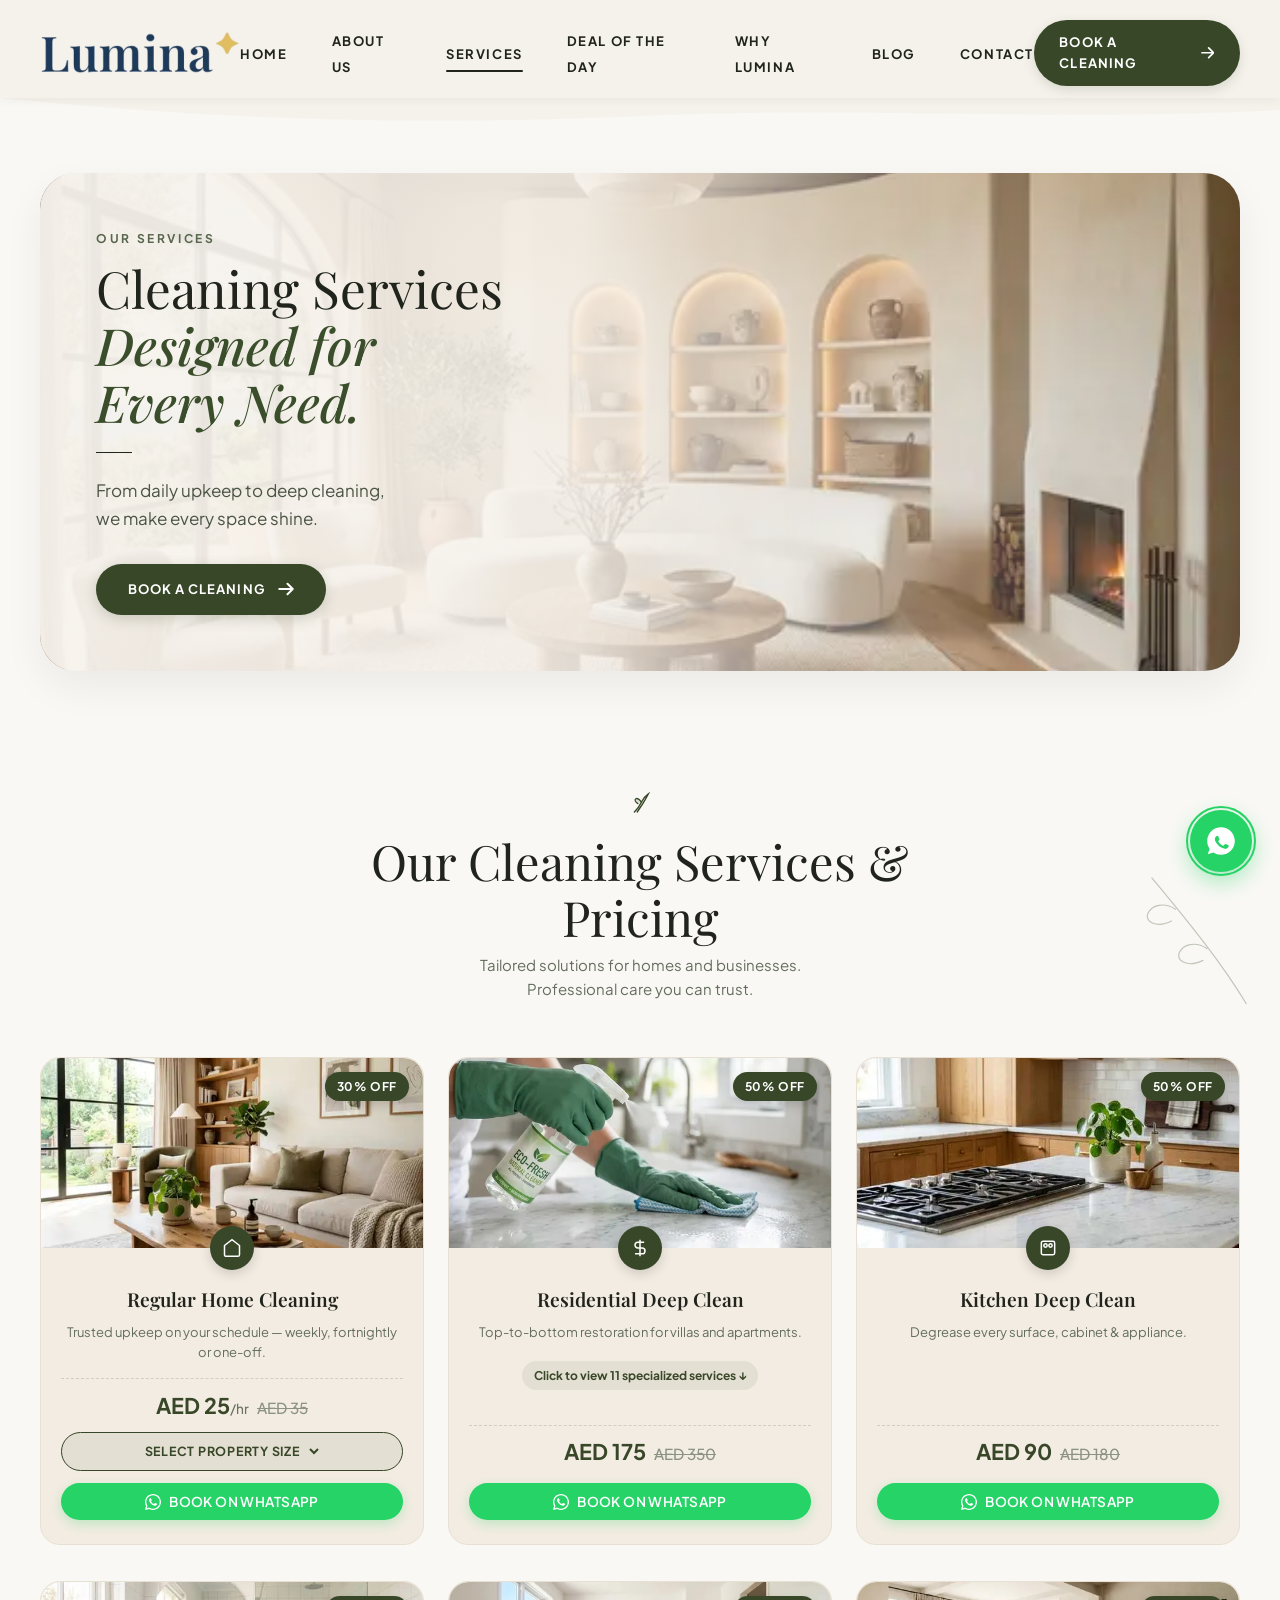
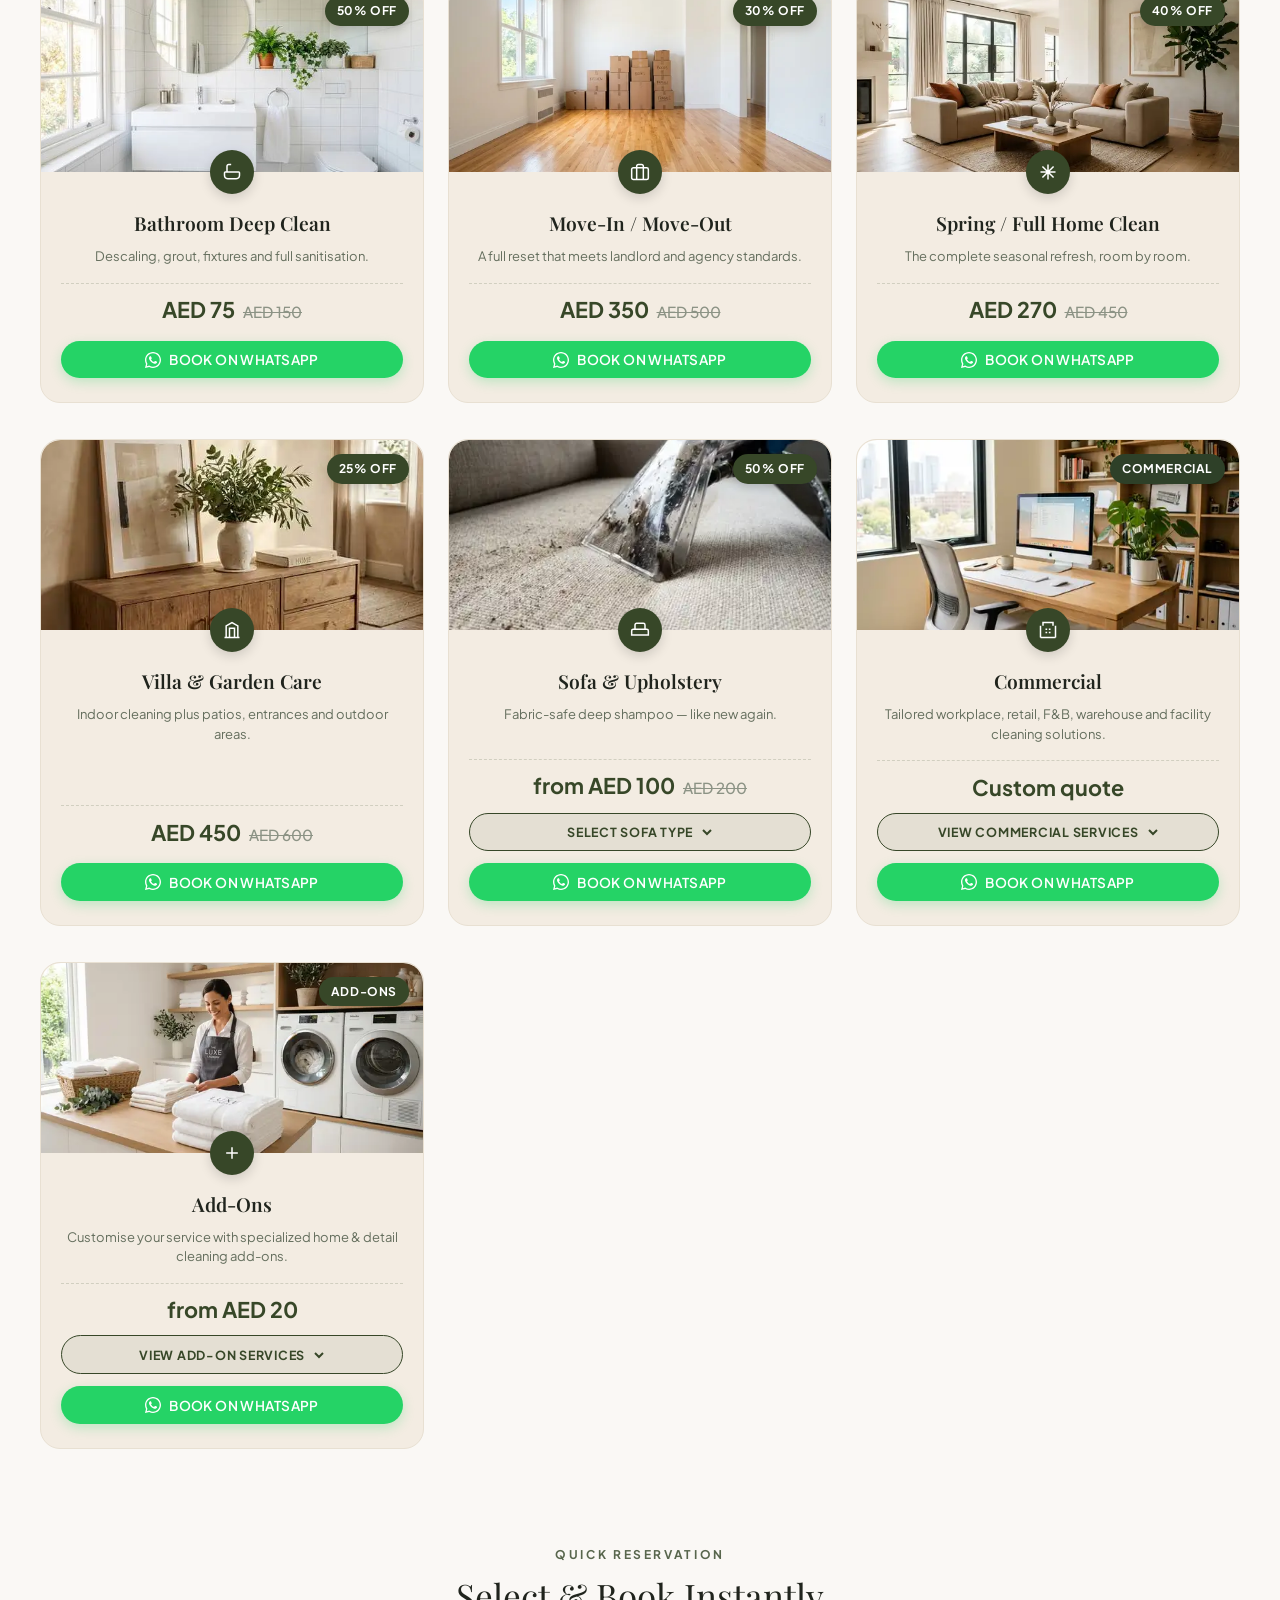
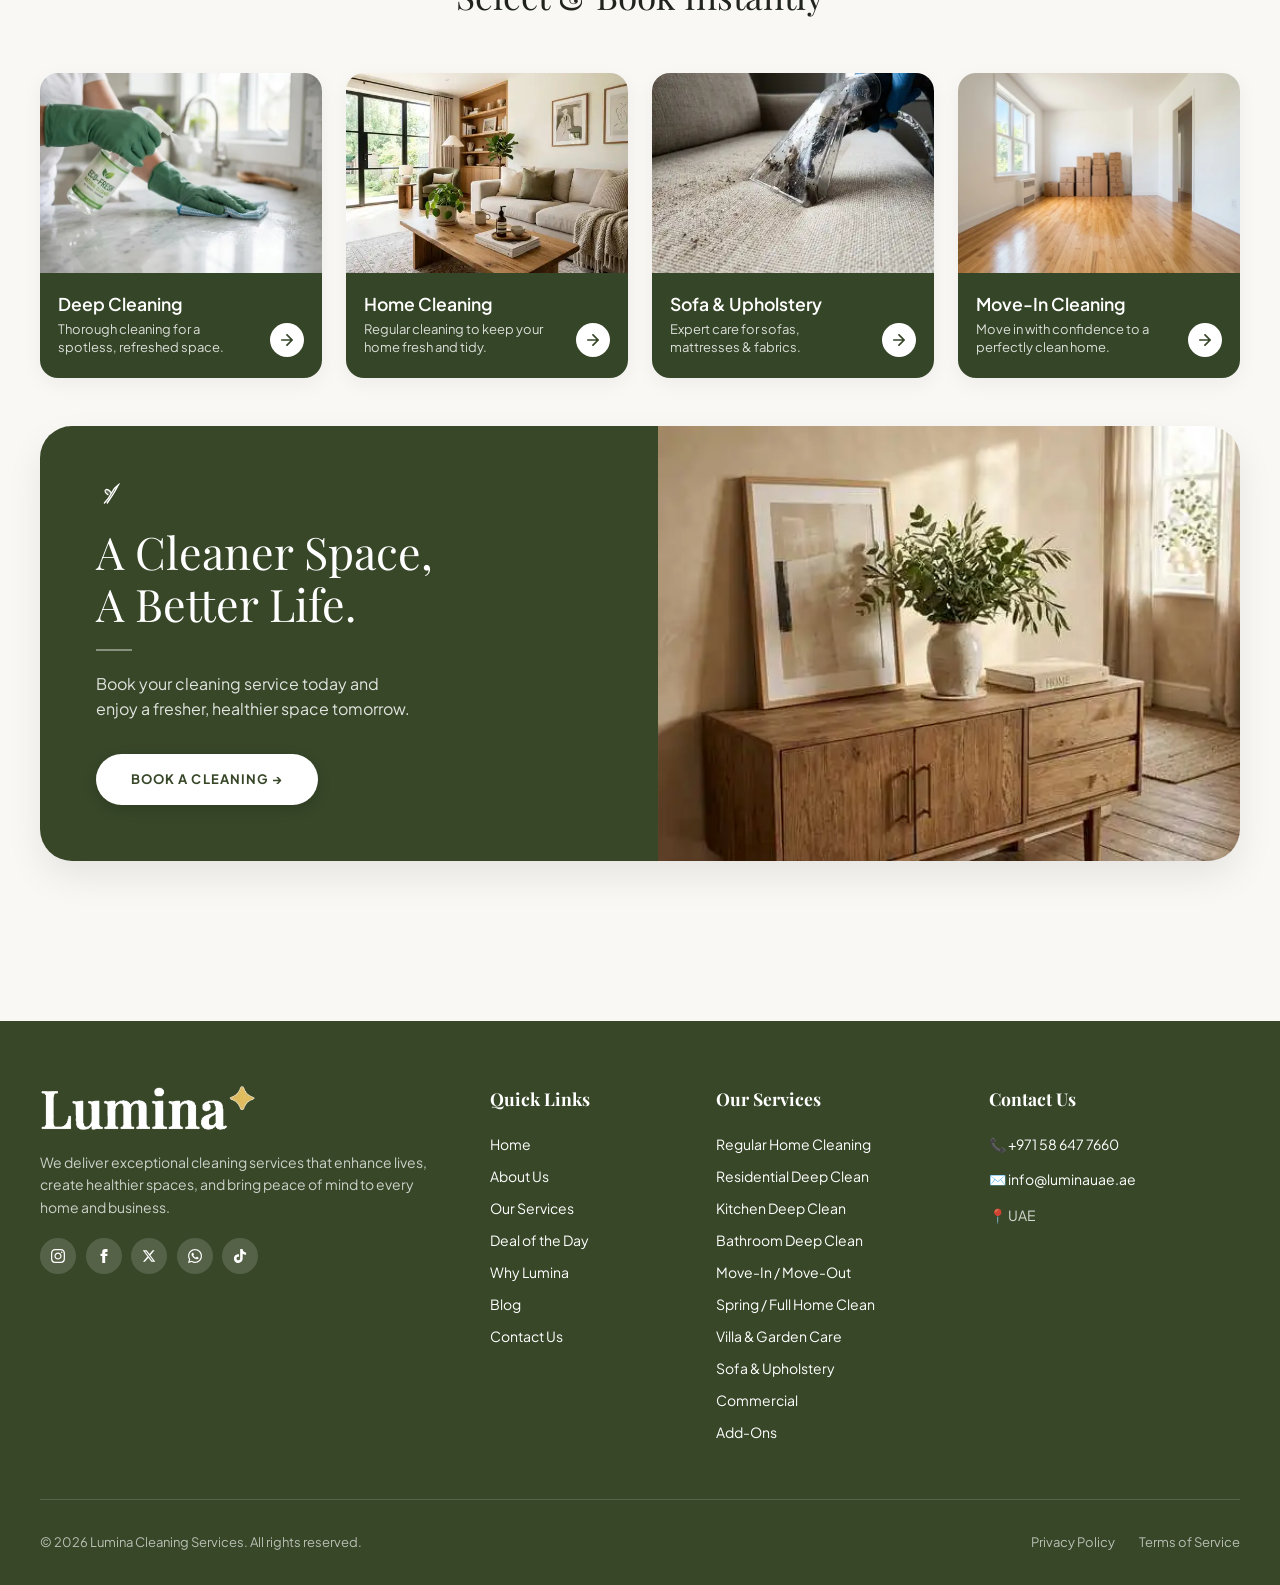
<file: services.html>
<!DOCTYPE html>
<html lang="en">

<head>
  <meta charset="UTF-8">
  <meta name="viewport" content="width=device-width, initial-scale=1.0">
  <title>Our Services & Pricing - Lumina Cleaning Services</title>
  <meta name="description"
    content="Explore the full range of professional cleaning services offered by Lumina Cleaning Services, including deep cleaning, home cleaning, sofa & upholstery care, move-in cleaning, and AC duct cleaning in UAE.">
  <!-- Favicon -->
  <link rel="icon" type="image/png" href="assets/favicon.png">
  <link rel="shortcut icon" href="assets/favicon.ico">
  <link rel="apple-touch-icon" href="assets/favicon.png">
  <link rel="stylesheet" href="styles.css">
</head>

<body>

  <!-- ==========================================
       HEADER & NAVIGATION BAR
       ========================================== -->
  <header class="header" id="header">
    <div class="header-container">

      <!-- Brand Logo -->
      <a href="index.html" class="logo" id="brand-logo" aria-label="Lumina Cleaning Services Home">
        <img loading="eager" fetchpriority="high" width="160" height="38" src="assets/logo.webp" alt="Lumina Cleaning Services Logo" class="brand-logo-img">
      </a>

      <!-- Navigation Links -->
      <nav aria-label="Main Navigation">
        <ul class="nav-menu" id="nav-menu">
          <li><a href="index.html" class="nav-link" id="nav-home">HOME</a></li>
          <li><a href="about.html" class="nav-link" id="nav-about">ABOUT US</a></li>
          <li><a href="services.html" class="nav-link active" id="nav-services">SERVICES</a></li>
          <li><a href="deal-of-the-day.html" class="nav-link" id="nav-deal">DEAL OF THE DAY</a></li>
          <li><a href="why-lumina.html" class="nav-link" id="nav-whyus">WHY LUMINA</a></li>
          <li><a href="blog.html" class="nav-link" id="nav-blog">BLOG</a></li>
          <li><a href="contact.html" class="nav-link" id="nav-contact">CONTACT</a></li>
        </ul>
      </nav>

      <!-- Action CTA Button -->
      <div style="display: flex; align-items: center; gap: 1rem;">
        <a href="contact.html" class="btn-header-cta" id="btn-header-book">
          <span>BOOK A CLEANING</span>
          <svg width="14" height="12" viewBox="0 0 14 12" fill="none" xmlns="http://www.w3.org/2000/svg">
            <path d="M8 1L13 6M13 6L8 11M13 6H1" stroke="currentColor" stroke-width="1.8" stroke-linecap="round"
              stroke-linejoin="round" />
          </svg>
        </a>

        <!-- Mobile Toggle Button -->
        <button class="mobile-nav-toggle" id="mobile-toggle" aria-label="Toggle menu">
          <span></span>
          <span></span>
          <span></span>
        </button>
      </div>

    </div>
  </header>

  <!-- Top Header Wave Divider -->
  <div class="header-wave-divider">
    <svg viewBox="0 0 1440 28" fill="none" preserveAspectRatio="none" xmlns="http://www.w3.org/2000/svg">
      <path d="M0 0C240 22 480 28 720 18C960 8 1200 24 1440 12V28H0V0Z" fill="#FAF8F5" />
    </svg>
  </div>

  <!-- ==========================================
       SECTION: SERVICES HERO BANNER
       ========================================== -->
  <section id="services" class="services-section">

    <div class="services-hero-section" style="padding-top: 3rem;">
      <div class="section-container">
        <div class="services-hero-banner">
          <div class="services-hero-bg" style="background-image: url('assets/services_hero.webp');"></div>
          <div class="services-hero-overlay"></div>

          <div class="services-hero-content">
            <span class="section-eyebrow">OUR SERVICES</span>
            <h2 class="services-hero-title">
              Cleaning Services<br>
              <span class="highlight-green">Designed for</span><br>
              <span class="highlight-green">Every Need.</span>
            </h2>
            <div class="short-line-divider"></div>
            <p class="services-hero-desc">
              From daily upkeep to deep cleaning,<br>we make every space shine.
            </p>

            <a href="contact.html" class="btn-primary-hero">
              <span>BOOK A CLEANING</span>
              <svg width="16" height="14" viewBox="0 0 16 14" fill="none" xmlns="http://www.w3.org/2000/svg">
                <path d="M9.5 1.75L14.75 7M14.75 7L9.5 12.25M14.75 7H1.25" stroke="currentColor" stroke-width="2"
                  stroke-linecap="round" stroke-linejoin="round" />
              </svg>
            </a>
          </div>
        </div>
      </div>
    </div>

    <!-- SERVICES 9-CARD GRID BLOCK -->
    <div class="services-main-grid-section" style="padding: 4rem 0;">
      <svg class="bg-floating-leaf leaf-right-top" viewBox="0 0 140 180" fill="none" xmlns="http://www.w3.org/2000/svg">
        <path
          d="M130 170C100 120 60 70 10 10M80 100C65 90 50 95 45 105C40 115 55 125 75 115M40 50C25 40 10 45 5 55C0 65 15 75 35 65"
          stroke="#7A876E" stroke-width="1.5" stroke-linecap="round" opacity="0.45" />
      </svg>

      <div class="section-container">
        <div class="section-header-center">
          <svg width="28" height="28" viewBox="0 0 40 40" fill="none" xmlns="http://www.w3.org/2000/svg"
            style="color: #374728; margin-bottom: 0.5rem;">
            <path d="M12 30C12 30 18 24 22 16C26 8 32 4 32 4C32 4 28 12 24 18C20 24 16 30 16 30" stroke="currentColor"
              stroke-width="2" stroke-linecap="round" />
            <path d="M22 16C20 12 16 10 14 11C12 12 13 16 17 18" stroke="currentColor" stroke-width="1.8"
              stroke-linecap="round" fill="rgba(59, 78, 43, 0.15)" />
          </svg>
          <h2 class="section-title-main" style="margin-bottom: 0.5rem;">Our Cleaning Services & Pricing</h2>
          <p style="font-size: 0.9375rem; color: #646E5D; max-width: 480px; margin: 0 auto;">
            Tailored solutions for homes and businesses.<br>Professional care you can trust.
          </p>
        </div>

        <div class="services-two-col-grid">
          <!-- Card 1: Regular Home Cleaning -->
          <div class="service-badge-card" id="regular-home-cleaning">
            <div class="badge-card-image-wrap">
              <img loading="lazy" width="480" height="358" src="assets/service_home_cleaning.webp" alt="Regular Home Cleaning" class="badge-card-img" />
              <span class="service-discount-badge">30% OFF</span>
              <div class="card-icon-badge">
                <svg width="20" height="20" viewBox="0 0 24 24" fill="none" stroke="currentColor" stroke-width="1.8">
                  <path d="M3 9l9-7 9 7v11a2 2 0 0 1-2 2H5a2 2 0 0 1-2-2z" />
                </svg>
              </div>
            </div>
            <div class="badge-card-body">
              <div>
                <h3 class="badge-card-title">Regular Home Cleaning</h3>
                <p class="badge-card-desc">Trusted upkeep on your schedule — weekly, fortnightly or one-off.</p>
              </div>

              <div>
                <div class="service-price-block">
                  <span class="service-price-current">AED 25<span class="price-unit">/hr</span></span>
                  <span class="service-price-old">AED 35</span>
                </div>

                <!-- SELECT PROPERTY SIZE Button -->
                <button type="button" class="btn-select-prop-size" onclick="toggleRegularCleaningOptions(event)">
                  <span>SELECT PROPERTY SIZE</span>
                  <svg width="12" height="12" viewBox="0 0 12 12" fill="none" stroke="currentColor" stroke-width="2">
                    <path d="M2 4l4 4 4-4" />
                  </svg>
                </button>

                <!-- Property Size Options (Expandable on Clicking "SELECT PROPERTY SIZE") -->
                <div id="regular-home-options" class="card-expandable-options"
                  style="display: none; margin-top: 1rem; padding-top: 1rem; border-top: 1px dashed var(--color-border);"
                  onclick="event.stopPropagation();">
                  <span
                    style="font-size: 0.8125rem; font-weight: 700; color: var(--color-primary); text-transform: uppercase; letter-spacing: 0.05em; display: block; margin-bottom: 0.6rem;">Select
                    Property Size:</span>
                  <div class="property-size-grid">
                    <button type="button" class="prop-chip active"
                      onclick="selectPropertySize(this, 'Studio')">Studio</button>
                    <button type="button" class="prop-chip" onclick="selectPropertySize(this, '1 BHK')">1 BHK</button>
                    <button type="button" class="prop-chip" onclick="selectPropertySize(this, '2 BHK')">2 BHK</button>
                    <button type="button" class="prop-chip" onclick="selectPropertySize(this, '3 BHK')">3 BHK</button>
                    <button type="button" class="prop-chip" onclick="selectPropertySize(this, '4 BHK')">4 BHK</button>
                    <button type="button" class="prop-chip" onclick="selectPropertySize(this, 'Villa / Other')">Villa /
                      Other</button>
                  </div>
                </div>

                <button class="btn-card-whatsapp" style="margin-top: 0.75rem;"
                  onclick="event.stopPropagation(); bookRegularCleaningWhatsApp();">
                  <svg width="16" height="16" viewBox="0 0 24 24" fill="currentColor">
                    <path
                      d="M17.472 14.382c-.297-.149-1.758-.867-2.03-.967-.273-.099-.471-.148-.67.15-.197.297-.767.966-.94 1.164-.173.199-.347.223-.644.075-.297-.15-1.255-.463-2.39-1.475-.883-.788-1.48-1.761-1.653-2.059-.173-.297-.018-.458.13-.606.134-.133.298-.347.446-.521.151-.172.2-.296.3-.495.099-.198.05-.372-.025-.521-.075-.148-.669-1.611-.916-2.206-.242-.579-.487-.501-.669-.51l-.57-.01c-.198 0-.52.074-.792.372s-1.04 1.016-1.04 2.479 1.065 2.876 1.213 3.074c.149.198 2.095 3.2 5.076 4.487.709.306 1.263.489 1.694.626.712.226 1.36.194 1.872.118.571-.085 1.758-.719 2.006-1.413.248-.695.248-1.29.173-1.414-.074-.124-.272-.198-.57-.347z" />
                    <path
                      d="M12 0C5.373 0 0 5.373 0 12c0 2.119.553 4.11 1.519 5.84L0 24l6.328-1.488C8.01 23.473 9.947 24 12 24c6.627 0 12-5.373 12-12S18.627 0 12 0zm0 22c-1.872 0-3.635-.494-5.17-1.356l-.37-.208-3.754.882.905-3.658-.228-.382C2.478 15.719 2 13.918 2 12 2 6.486 6.486 2 12 2s10 4.486 10 10-4.486 10-10 10z" />
                  </svg>
                  <span>BOOK ON WHATSAPP</span>
                </button>
              </div>
            </div>
          </div>

          <!-- Card 2: Residential Deep Clean -->
          <div class="service-badge-card" id="residential-deep-clean" onclick="toggleDeepCleaningServices(event)">
            <div class="badge-card-image-wrap">
              <img loading="lazy" width="600" height="448" src="assets/service_deep_cleaning.webp" alt="Residential Deep Clean" class="badge-card-img" />
              <span class="service-discount-badge">50% OFF</span>
              <div class="card-icon-badge">
                <svg width="20" height="20" viewBox="0 0 24 24" fill="none" stroke="currentColor" stroke-width="1.8">
                  <path d="M12 2v20M17 5H9.5a3.5 3.5 0 0 0 0 7h5a3.5 3.5 0 0 1 0 7H6" />
                </svg>
              </div>
            </div>
            <div class="badge-card-body">
              <div>
                <h3 class="badge-card-title">Residential Deep Clean</h3>
                <p class="badge-card-desc">Top-to-bottom restoration for villas and apartments.</p>
              </div>

              <div style="margin: 0.75rem 0;">
                <span class="click-hint-badge">Click to view 11 specialized services &darr;</span>
              </div>

              <div>
                <div class="service-price-block">
                  <span class="service-price-current">AED 175</span>
                  <span class="service-price-old">AED 350</span>
                </div>
                <button class="btn-card-whatsapp"
                  onclick="event.stopPropagation(); bookDeepCleaningWhatsApp()">
                  <svg width="16" height="16" viewBox="0 0 24 24" fill="currentColor">
                    <path
                      d="M17.472 14.382c-.297-.149-1.758-.867-2.03-.967-.273-.099-.471-.148-.67.15-.197.297-.767.966-.94 1.164-.173.199-.347.223-.644.075-.297-.15-1.255-.463-2.39-1.475-.883-.788-1.48-1.761-1.653-2.059-.173-.297-.018-.458.13-.606.134-.133.298-.347.446-.521.151-.172.2-.296.3-.495.099-.198.05-.372-.025-.521-.075-.148-.669-1.611-.916-2.206-.242-.579-.487-.501-.669-.51l-.57-.01c-.198 0-.52.074-.792.372s-1.04 1.016-1.04 2.479 1.065 2.876 1.213 3.074c.149.198 2.095 3.2 5.076 4.487.709.306 1.263.489 1.694.626.712.226 1.36.194 1.872.118.571-.085 1.758-.719 2.006-1.413.248-.695.248-1.29.173-1.414-.074-.124-.272-.198-.57-.347z" />
                    <path
                      d="M12 0C5.373 0 0 5.373 0 12c0 2.119.553 4.11 1.519 5.84L0 24l6.328-1.488C8.01 23.473 9.947 24 12 24c6.627 0 12-5.373 12-12S18.627 0 12 0zm0 22c-1.872 0-3.635-.494-5.17-1.356l-.37-.208-3.754.882.905-3.658-.228-.382C2.478 15.719 2 13.918 2 12 2 6.486 6.486 2 12 2s10 4.486 10 10-4.486 10-10 10z" />
                  </svg>
                  <span>BOOK ON WHATSAPP</span>
                </button>
              </div>
            </div>
          </div>

          <!-- Card 3: Kitchen Deep Clean -->
          <div class="service-badge-card" id="kitchen-deep-clean">
            <div class="badge-card-image-wrap">
              <img loading="lazy" width="580" height="433" src="assets/detail_surfaces.webp" alt="Kitchen Deep Clean" class="badge-card-img" />
              <span class="service-discount-badge">50% OFF</span>
              <div class="card-icon-badge">
                <svg width="20" height="20" viewBox="0 0 24 24" fill="none" stroke="currentColor" stroke-width="1.8">
                  <rect x="4" y="4" width="16" height="16" rx="2" />
                  <circle cx="9" cy="9" r="2" />
                  <circle cx="15" cy="9" r="2" />
                </svg>
              </div>
            </div>
            <div class="badge-card-body">
              <div>
                <h3 class="badge-card-title">Kitchen Deep Clean</h3>
                <p class="badge-card-desc">Degrease every surface, cabinet &amp; appliance.</p>
              </div>
              <div>
                <div class="service-price-block">
                  <span class="service-price-current">AED 90</span>
                  <span class="service-price-old">AED 180</span>
                </div>
                <button class="btn-card-whatsapp"
                  onclick="bookServiceWhatsApp('Kitchen Deep Cleaning')">
                  <svg width="16" height="16" viewBox="0 0 24 24" fill="currentColor">
                    <path
                      d="M17.472 14.382c-.297-.149-1.758-.867-2.03-.967-.273-.099-.471-.148-.67.15-.197.297-.767.966-.94 1.164-.173.199-.347.223-.644.075-.297-.15-1.255-.463-2.39-1.475-.883-.788-1.48-1.761-1.653-2.059-.173-.297-.018-.458.13-.606.134-.133.298-.347.446-.521.151-.172.2-.296.3-.495.099-.198.05-.372-.025-.521-.075-.148-.669-1.611-.916-2.206-.242-.579-.487-.501-.669-.51l-.57-.01c-.198 0-.52.074-.792.372s-1.04 1.016-1.04 2.479 1.065 2.876 1.213 3.074c.149.198 2.095 3.2 5.076 4.487.709.306 1.263.489 1.694.626.712.226 1.36.194 1.872.118.571-.085 1.758-.719 2.006-1.413.248-.695.248-1.29.173-1.414-.074-.124-.272-.198-.57-.347z" />
                    <path
                      d="M12 0C5.373 0 0 5.373 0 12c0 2.119.553 4.11 1.519 5.84L0 24l6.328-1.488C8.01 23.473 9.947 24 12 24c6.627 0 12-5.373 12-12S18.627 0 12 0zm0 22c-1.872 0-3.635-.494-5.17-1.356l-.37-.208-3.754.882.905-3.658-.228-.382C2.478 15.719 2 13.918 2 12 2 6.486 6.486 2 12 2s10 4.486 10 10-4.486 10-10 10z" />
                  </svg>
                  <span>BOOK ON WHATSAPP</span>
                </button>
              </div>
            </div>
          </div>

          <!-- Card 4: Bathroom Deep Clean -->
          <div class="service-badge-card" id="bathroom-deep-clean">
            <div class="badge-card-image-wrap">
              <img loading="lazy" width="580" height="433" src="assets/detail_bathrooms.webp" alt="Bathroom Deep Clean" class="badge-card-img" />
              <span class="service-discount-badge">50% OFF</span>
              <div class="card-icon-badge">
                <svg width="20" height="20" viewBox="0 0 24 24" fill="none" stroke="currentColor" stroke-width="1.8">
                  <path d="M4 12h16a1 1 0 0 1 1 1v3a4 4 0 0 1-4 4H7a4 4 0 0 1-4-4v-3a1 1 0 0 1 1-1z" />
                  <path d="M6 12V5a2 2 0 0 1 2-2h3" />
                </svg>
              </div>
            </div>
            <div class="badge-card-body">
              <div>
                <h3 class="badge-card-title">Bathroom Deep Clean</h3>
                <p class="badge-card-desc">Descaling, grout, fixtures and full sanitisation.</p>
              </div>
              <div>
                <div class="service-price-block">
                  <span class="service-price-current">AED 75</span>
                  <span class="service-price-old">AED 150</span>
                </div>
                <button class="btn-card-whatsapp"
                  onclick="bookServiceWhatsApp('Bathroom Deep Cleaning')">
                  <svg width="16" height="16" viewBox="0 0 24 24" fill="currentColor">
                    <path
                      d="M17.472 14.382c-.297-.149-1.758-.867-2.03-.967-.273-.099-.471-.148-.67.15-.197.297-.767.966-.94 1.164-.173.199-.347.223-.644.075-.297-.15-1.255-.463-2.39-1.475-.883-.788-1.48-1.761-1.653-2.059-.173-.297-.018-.458.13-.606.134-.133.298-.347.446-.521.151-.172.2-.296.3-.495.099-.198.05-.372-.025-.521-.075-.148-.669-1.611-.916-2.206-.242-.579-.487-.501-.669-.51l-.57-.01c-.198 0-.52.074-.792.372s-1.04 1.016-1.04 2.479 1.065 2.876 1.213 3.074c.149.198 2.095 3.2 5.076 4.487.709.306 1.263.489 1.694.626.712.226 1.36.194 1.872.118.571-.085 1.758-.719 2.006-1.413.248-.695.248-1.29.173-1.414-.074-.124-.272-.198-.57-.347z" />
                    <path
                      d="M12 0C5.373 0 0 5.373 0 12c0 2.119.553 4.11 1.519 5.84L0 24l6.328-1.488C8.01 23.473 9.947 24 12 24c6.627 0 12-5.373 12-12S18.627 0 12 0zm0 22c-1.872 0-3.635-.494-5.17-1.356l-.37-.208-3.754.882.905-3.658-.228-.382C2.478 15.719 2 13.918 2 12 2 6.486 6.486 2 12 2s10 4.486 10 10-4.486 10-10 10z" />
                  </svg>
                  <span>BOOK ON WHATSAPP</span>
                </button>
              </div>
            </div>
          </div>

          <!-- Card 5: Move-In / Move-Out -->
          <div class="service-badge-card" id="move-in-move-out">
            <div class="badge-card-image-wrap">
              <img loading="lazy" width="600" height="448" src="assets/service_move_in.webp" alt="Move-In / Move-Out" class="badge-card-img" />
              <span class="service-discount-badge">30% OFF</span>
              <div class="card-icon-badge">
                <svg width="20" height="20" viewBox="0 0 24 24" fill="none" stroke="currentColor" stroke-width="1.8">
                  <rect x="2" y="7" width="20" height="14" rx="2" ry="2" />
                  <path d="M16 21V5a2 2 0 0 0-2-2h-4a2 2 0 0 0-2 2v16" />
                </svg>
              </div>
            </div>
            <div class="badge-card-body">
              <div>
                <h3 class="badge-card-title">Move-In / Move-Out</h3>
                <p class="badge-card-desc">A full reset that meets landlord and agency standards.</p>
              </div>
              <div>
                <div class="service-price-block">
                  <span class="service-price-current">AED 350</span>
                  <span class="service-price-old">AED 500</span>
                </div>
                <button class="btn-card-whatsapp"
                  onclick="bookServiceWhatsApp('Move-In / Move-Out Cleaning')">
                  <svg width="16" height="16" viewBox="0 0 24 24" fill="currentColor">
                    <path
                      d="M17.472 14.382c-.297-.149-1.758-.867-2.03-.967-.273-.099-.471-.148-.67.15-.197.297-.767.966-.94 1.164-.173.199-.347.223-.644.075-.297-.15-1.255-.463-2.39-1.475-.883-.788-1.48-1.761-1.653-2.059-.173-.297-.018-.458.13-.606.134-.133.298-.347.446-.521.151-.172.2-.296.3-.495.099-.198.05-.372-.025-.521-.075-.148-.669-1.611-.916-2.206-.242-.579-.487-.501-.669-.51l-.57-.01c-.198 0-.52.074-.792.372s-1.04 1.016-1.04 2.479 1.065 2.876 1.213 3.074c.149.198 2.095 3.2 5.076 4.487.709.306 1.263.489 1.694.626.712.226 1.36.194 1.872.118.571-.085 1.758-.719 2.006-1.413.248-.695.248-1.29.173-1.414-.074-.124-.272-.198-.57-.347z" />
                    <path
                      d="M12 0C5.373 0 0 5.373 0 12c0 2.119.553 4.11 1.519 5.84L0 24l6.328-1.488C8.01 23.473 9.947 24 12 24c6.627 0 12-5.373 12-12S18.627 0 12 0zm0 22c-1.872 0-3.635-.494-5.17-1.356l-.37-.208-3.754.882.905-3.658-.228-.382C2.478 15.719 2 13.918 2 12 2 6.486 6.486 2 12 2s10 4.486 10 10-4.486 10-10 10z" />
                  </svg>
                  <span>BOOK ON WHATSAPP</span>
                </button>
              </div>
            </div>
          </div>

          <!-- Card 6: Spring / Full Home Clean -->
          <div class="service-badge-card" id="spring-full-home-clean">
            <div class="badge-card-image-wrap">
              <img loading="lazy" width="620" height="346" src="assets/hero_living_room.webp" alt="Spring / Full Home Clean" class="badge-card-img" />
              <span class="service-discount-badge">40% OFF</span>
              <div class="card-icon-badge">
                <svg width="20" height="20" viewBox="0 0 24 24" fill="none" stroke="currentColor" stroke-width="1.8">
                  <path d="M12 3v18M3 12h18M5.3 5.3l13.4 13.4M18.7 5.3L5.3 18.7" />
                </svg>
              </div>
            </div>
            <div class="badge-card-body">
              <div>
                <h3 class="badge-card-title">Spring / Full Home Clean</h3>
                <p class="badge-card-desc">The complete seasonal refresh, room by room.</p>
              </div>
              <div>
                <div class="service-price-block">
                  <span class="service-price-current">AED 270</span>
                  <span class="service-price-old">AED 450</span>
                </div>
                <button class="btn-card-whatsapp"
                  onclick="bookServiceWhatsApp('Spring / Full Home Cleaning')">
                  <svg width="16" height="16" viewBox="0 0 24 24" fill="currentColor">
                    <path
                      d="M17.472 14.382c-.297-.149-1.758-.867-2.03-.967-.273-.099-.471-.148-.67.15-.197.297-.767.966-.94 1.164-.173.199-.347.223-.644.075-.297-.15-1.255-.463-2.39-1.475-.883-.788-1.48-1.761-1.653-2.059-.173-.297-.018-.458.13-.606.134-.133.298-.347.446-.521.151-.172.2-.296.3-.495.099-.198.05-.372-.025-.521-.075-.148-.669-1.611-.916-2.206-.242-.579-.487-.501-.669-.51l-.57-.01c-.198 0-.52.074-.792.372s-1.04 1.016-1.04 2.479 1.065 2.876 1.213 3.074c.149.198 2.095 3.2 5.076 4.487.709.306 1.263.489 1.694.626.712.226 1.36.194 1.872.118.571-.085 1.758-.719 2.006-1.413.248-.695.248-1.29.173-1.414-.074-.124-.272-.198-.57-.347z" />
                    <path
                      d="M12 0C5.373 0 0 5.373 0 12c0 2.119.553 4.11 1.519 5.84L0 24l6.328-1.488C8.01 23.473 9.947 24 12 24c6.627 0 12-5.373 12-12S18.627 0 12 0zm0 22c-1.872 0-3.635-.494-5.17-1.356l-.37-.208-3.754.882.905-3.658-.228-.382C2.478 15.719 2 13.918 2 12 2 6.486 6.486 2 12 2s10 4.486 10 10-4.486 10-10 10z" />
                  </svg>
                  <span>BOOK ON WHATSAPP</span>
                </button>
              </div>
            </div>
          </div>

          <!-- Card 7: Villa & Garden Care -->
          <div class="service-badge-card" id="villa-garden-care">
            <div class="badge-card-image-wrap">
              <img loading="lazy" width="540" height="403" src="assets/about_hero_decor.webp" alt="Villa & Garden Care" class="badge-card-img" />
              <span class="service-discount-badge">25% OFF</span>
              <div class="card-icon-badge">
                <svg width="20" height="20" viewBox="0 0 24 24" fill="none" stroke="currentColor" stroke-width="1.8">
                  <path d="M3 21h18M5 21V7l7-4 7 4v14M9 10h6v11H9z" />
                </svg>
              </div>
            </div>
            <div class="badge-card-body">
              <div>
                <h3 class="badge-card-title">Villa &amp; Garden Care</h3>
                <p class="badge-card-desc">Indoor cleaning plus patios, entrances and outdoor areas.</p>
              </div>
              <div>
                <div class="service-price-block">
                  <span class="service-price-current">AED 450</span>
                  <span class="service-price-old">AED 600</span>
                </div>
                <button class="btn-card-whatsapp"
                  onclick="bookServiceWhatsApp('Villa & Garden Care')">
                  <svg width="16" height="16" viewBox="0 0 24 24" fill="currentColor">
                    <path
                      d="M17.472 14.382c-.297-.149-1.758-.867-2.03-.967-.273-.099-.471-.148-.67.15-.197.297-.767.966-.94 1.164-.173.199-.347.223-.644.075-.297-.15-1.255-.463-2.39-1.475-.883-.788-1.48-1.761-1.653-2.059-.173-.297-.018-.458.13-.606.134-.133.298-.347.446-.521.151-.172.2-.296.3-.495.099-.198.05-.372-.025-.521-.075-.148-.669-1.611-.916-2.206-.242-.579-.487-.501-.669-.51l-.57-.01c-.198 0-.52.074-.792.372s-1.04 1.016-1.04 2.479 1.065 2.876 1.213 3.074c.149.198 2.095 3.2 5.076 4.487.709.306 1.263.489 1.694.626.712.226 1.36.194 1.872.118.571-.085 1.758-.719 2.006-1.413.248-.695.248-1.29.173-1.414-.074-.124-.272-.198-.57-.347z" />
                    <path
                      d="M12 0C5.373 0 0 5.373 0 12c0 2.119.553 4.11 1.519 5.84L0 24l6.328-1.488C8.01 23.473 9.947 24 12 24c6.627 0 12-5.373 12-12S18.627 0 12 0zm0 22c-1.872 0-3.635-.494-5.17-1.356l-.37-.208-3.754.882.905-3.658-.228-.382C2.478 15.719 2 13.918 2 12 2 6.486 6.486 2 12 2s10 4.486 10 10-4.486 10-10 10z" />
                  </svg>
                  <span>BOOK ON WHATSAPP</span>
                </button>
              </div>
            </div>
          </div>

          <!-- Card 8: Sofa & Upholstery -->
          <div class="service-badge-card" id="sofa-upholstery">
            <div class="badge-card-image-wrap">
              <img loading="lazy" width="420" height="313" src="assets/service_sofa_upholstery.webp" alt="Sofa & Upholstery" class="badge-card-img" />
              <span class="service-discount-badge">50% OFF</span>
              <div class="card-icon-badge">
                <svg width="20" height="20" viewBox="0 0 24 24" fill="none" stroke="currentColor" stroke-width="1.8">
                  <path d="M4 11h16a2 2 0 0 1 2 2v5H2v-5a2 2 0 0 1 2-2z" />
                  <path d="M6 11V6a2 2 0 0 1 2-2h8a2 2 0 0 1 2 2v5" />
                </svg>
              </div>
            </div>
            <div class="badge-card-body">
              <div>
                <h3 class="badge-card-title">Sofa &amp; Upholstery</h3>
                <p class="badge-card-desc">Fabric-safe deep shampoo — like new again.</p>
              </div>
              <div>
                <div class="service-price-block">
                  <span class="service-price-current">from AED 100</span>
                  <span class="service-price-old">AED 200</span>
                </div>

                <!-- SELECT SOFA TYPE Button -->
                <button type="button" class="btn-select-prop-size" onclick="toggleSofaCleaningOptions(event)">
                  <span>SELECT SOFA TYPE</span>
                  <svg width="12" height="12" viewBox="0 0 12 12" fill="none" stroke="currentColor" stroke-width="2">
                    <path d="M2 4l4 4 4-4" />
                  </svg>
                </button>

                <!-- Sofa Type Options (Expandable on Clicking "SELECT SOFA TYPE") -->
                <div id="sofa-upholstery-options" class="card-expandable-options"
                  style="display: none; margin-top: 1rem; padding-top: 1rem; border-top: 1px dashed var(--color-border);"
                  onclick="event.stopPropagation();">
                  <span
                    style="font-size: 0.8125rem; font-weight: 700; color: var(--color-primary); text-transform: uppercase; letter-spacing: 0.05em; display: block; margin-bottom: 0.6rem;">Select
                    Sofa Type:</span>
                  <div class="property-size-grid">
                    <button type="button" class="prop-chip active" onclick="selectSofaType(this, '1 Seater')">1
                      Seater</button>
                    <button type="button" class="prop-chip" onclick="selectSofaType(this, '2 Seater')">2 Seater</button>
                    <button type="button" class="prop-chip" onclick="selectSofaType(this, '3 Seater')">3 Seater</button>
                    <button type="button" class="prop-chip" onclick="selectSofaType(this, '4 Seater')">4 Seater</button>
                    <button type="button" class="prop-chip" onclick="selectSofaType(this, 'L-Shaped')">L-Shaped</button>
                    <button type="button" class="prop-chip" onclick="selectSofaType(this, 'U-Shaped')">U-Shaped</button>
                    <button type="button" class="prop-chip" onclick="selectSofaType(this, 'Recliner')">Recliner</button>
                    <button type="button" class="prop-chip" onclick="selectSofaType(this, 'Sofa Bed')">Sofa Bed</button>
                    <button type="button" class="prop-chip" onclick="selectSofaType(this, 'Other')">Other</button>
                  </div>
                </div>

                <button class="btn-card-whatsapp" style="margin-top: 0.75rem;"
                  onclick="event.stopPropagation(); bookSofaCleaningWhatsApp();">
                  <svg width="16" height="16" viewBox="0 0 24 24" fill="currentColor">
                    <path
                      d="M17.472 14.382c-.297-.149-1.758-.867-2.03-.967-.273-.099-.471-.148-.67.15-.197.297-.767.966-.94 1.164-.173.199-.347.223-.644.075-.297-.15-1.255-.463-2.39-1.475-.883-.788-1.48-1.761-1.653-2.059-.173-.297-.018-.458.13-.606.134-.133.298-.347.446-.521.151-.172.2-.296.3-.495.099-.198.05-.372-.025-.521-.075-.148-.669-1.611-.916-2.206-.242-.579-.487-.501-.669-.51l-.57-.01c-.198 0-.52.074-.792.372s-1.04 1.016-1.04 2.479 1.065 2.876 1.213 3.074c.149.198 2.095 3.2 5.076 4.487.709.306 1.263.489 1.694.626.712.226 1.36.194 1.872.118.571-.085 1.758-.719 2.006-1.413.248-.695.248-1.29.173-1.414-.074-.124-.272-.198-.57-.347z" />
                    <path
                      d="M12 0C5.373 0 0 5.373 0 12c0 2.119.553 4.11 1.519 5.84L0 24l6.328-1.488C8.01 23.473 9.947 24 12 24c6.627 0 12-5.373 12-12S18.627 0 12 0zm0 22c-1.872 0-3.635-.494-5.17-1.356l-.37-.208-3.754.882.905-3.658-.228-.382C2.478 15.719 2 13.918 2 12 2 6.486 6.486 2 12 2s10 4.486 10 10-4.486 10-10 10z" />
                  </svg>
                  <span>BOOK ON WHATSAPP</span>
                </button>
              </div>
            </div>
          </div>

          <!-- Card 9: Commercial -->
          <div class="service-badge-card" id="commercial">
            <div class="badge-card-image-wrap">
              <img loading="lazy" width="500" height="373" src="assets/service_office_cleaning.webp" alt="Commercial Cleaning" class="badge-card-img" />
              <span class="service-discount-badge" style="background: #2E4028;">COMMERCIAL</span>
              <div class="card-icon-badge">
                <svg width="20" height="20" viewBox="0 0 24 24" fill="none" stroke="currentColor" stroke-width="1.8">
                  <path d="M3 21h18M3 7v14M21 7v14M6 7V3h12v4M9 11h2M13 11h2M9 15h2M13 15h2" />
                </svg>
              </div>
            </div>
            <div class="badge-card-body">
              <div>
                <h3 class="badge-card-title">Commercial</h3>
                <p class="badge-card-desc">Tailored workplace, retail, F&amp;B, warehouse and facility cleaning
                  solutions.</p>
              </div>
              <div>
                <div class="service-price-block">
                  <span class="service-price-current">Custom quote</span>
                </div>

                <!-- VIEW COMMERCIAL SERVICES Button -->
                <button type="button" class="btn-select-prop-size" onclick="toggleCommercialServicesOptions(event)">
                  <span>VIEW COMMERCIAL SERVICES</span>
                  <svg width="12" height="12" viewBox="0 0 12 12" fill="none" stroke="currentColor" stroke-width="2">
                    <path d="M2 4l4 4 4-4" />
                  </svg>
                </button>

                <!-- Commercial Services List (Expandable on Clicking "VIEW COMMERCIAL SERVICES") -->
                <div id="commercial-services-options" class="card-expandable-options"
                  style="display: none; margin-top: 1rem; padding-top: 1rem; border-top: 1px dashed var(--color-border);"
                  onclick="event.stopPropagation();">
                  <span
                    style="font-size: 0.8125rem; font-weight: 700; color: var(--color-primary); text-transform: uppercase; letter-spacing: 0.05em; display: block; margin-bottom: 0.75rem;">
                    Commercial Cleaning Services:
                  </span>

                  <div class="commercial-subservices-list"
                    style="display: flex; flex-direction: column; gap: 0.85rem; margin-bottom: 0.5rem;">

                    <!-- 1. Office Cleaning -->
                    <div class="comm-subservice-item" id="office-cleaning"
                      style="background: rgba(244, 241, 234, 0.6); border: 1px solid #E2DCCF; border-radius: 10px; padding: 0.85rem 0.9rem;">
                      <div
                        style="display: flex; justify-content: space-between; align-items: center; margin-bottom: 0.35rem;">
                        <h4 style="font-size: 0.9375rem; font-weight: 700; color: #20241D; margin: 0;">Office Cleaning
                        </h4>
                        <span
                          style="font-size: 0.6875rem; font-weight: 700; background: #E8E2D5; color: #374728; padding: 0.2rem 0.55rem; border-radius: 50px; text-transform: uppercase; letter-spacing: 0.03em;">Free
                          quote</span>
                      </div>
                      <p style="font-size: 0.8125rem; color: #646E5D; margin: 0 0 0.5rem 0; line-height: 1.4;">Discreet
                        daily or scheduled workplace cleaning.</p>
                      <div
                        style="display: flex; justify-content: space-between; align-items: center; border-top: 1px solid rgba(0,0,0,0.06); padding-top: 0.4rem;">
                        <span style="font-size: 0.8125rem; font-weight: 700; color: #374728;">Custom quote</span>
                        <button type="button" class="btn-subservice-action"
                          onclick="bookCommercialCleaningWhatsApp('Office Cleaning')"
                          style="background: #374728; color: #FFF; border: none; padding: 0.35rem 0.85rem; border-radius: 50px; font-size: 0.75rem; font-weight: 700; cursor: pointer; text-transform: uppercase; letter-spacing: 0.05em;">ENQUIRE</button>
                      </div>
                    </div>

                    <!-- 2. Retail & Showroom -->
                    <div class="comm-subservice-item"
                      style="background: rgba(244, 241, 234, 0.6); border: 1px solid #E2DCCF; border-radius: 10px; padding: 0.85rem 0.9rem;">
                      <div
                        style="display: flex; justify-content: space-between; align-items: center; margin-bottom: 0.35rem;">
                        <h4 style="font-size: 0.9375rem; font-weight: 700; color: #20241D; margin: 0;">Retail &amp;
                          Showroom</h4>
                        <span
                          style="font-size: 0.6875rem; font-weight: 700; background: #E8E2D5; color: #374728; padding: 0.2rem 0.55rem; border-radius: 50px; text-transform: uppercase; letter-spacing: 0.03em;">Free
                          quote</span>
                      </div>
                      <p style="font-size: 0.8125rem; color: #646E5D; margin: 0 0 0.5rem 0; line-height: 1.4;">Spotless
                        floors and displays before you open.</p>
                      <div
                        style="display: flex; justify-content: space-between; align-items: center; border-top: 1px solid rgba(0,0,0,0.06); padding-top: 0.4rem;">
                        <span style="font-size: 0.8125rem; font-weight: 700; color: #374728;">Custom quote</span>
                        <button type="button" class="btn-subservice-action"
                          onclick="bookCommercialCleaningWhatsApp('Retail & Showroom Cleaning')"
                          style="background: #374728; color: #FFF; border: none; padding: 0.35rem 0.85rem; border-radius: 50px; font-size: 0.75rem; font-weight: 700; cursor: pointer; text-transform: uppercase; letter-spacing: 0.05em;">ENQUIRE</button>
                      </div>
                    </div>

                    <!-- 3. Restaurant & F&B -->
                    <div class="comm-subservice-item"
                      style="background: rgba(244, 241, 234, 0.6); border: 1px solid #E2DCCF; border-radius: 10px; padding: 0.85rem 0.9rem;">
                      <div
                        style="display: flex; justify-content: space-between; align-items: center; margin-bottom: 0.35rem;">
                        <h4 style="font-size: 0.9375rem; font-weight: 700; color: #20241D; margin: 0;">Restaurant &amp;
                          F&amp;B</h4>
                        <span
                          style="font-size: 0.6875rem; font-weight: 700; background: #E8E2D5; color: #374728; padding: 0.2rem 0.55rem; border-radius: 50px; text-transform: uppercase; letter-spacing: 0.03em;">Free
                          quote</span>
                      </div>
                      <p style="font-size: 0.8125rem; color: #646E5D; margin: 0 0 0.5rem 0; line-height: 1.4;">Kitchen,
                        front-of-house and HACCP-aware cleaning.</p>
                      <div
                        style="display: flex; justify-content: space-between; align-items: center; border-top: 1px solid rgba(0,0,0,0.06); padding-top: 0.4rem;">
                        <span style="font-size: 0.8125rem; font-weight: 700; color: #374728;">Custom quote</span>
                        <button type="button" class="btn-subservice-action"
                          onclick="bookCommercialCleaningWhatsApp('Restaurant & F&B Cleaning')"
                          style="background: #374728; color: #FFF; border: none; padding: 0.35rem 0.85rem; border-radius: 50px; font-size: 0.75rem; font-weight: 700; cursor: pointer; text-transform: uppercase; letter-spacing: 0.05em;">ENQUIRE</button>
                      </div>
                    </div>

                    <!-- 4. Warehouse & Industrial -->
                    <div class="comm-subservice-item"
                      style="background: rgba(244, 241, 234, 0.6); border: 1px solid #E2DCCF; border-radius: 10px; padding: 0.85rem 0.9rem;">
                      <div
                        style="display: flex; justify-content: space-between; align-items: center; margin-bottom: 0.35rem;">
                        <h4 style="font-size: 0.9375rem; font-weight: 700; color: #20241D; margin: 0;">Warehouse &amp;
                          Industrial</h4>
                        <span
                          style="font-size: 0.6875rem; font-weight: 700; background: #E8E2D5; color: #374728; padding: 0.2rem 0.55rem; border-radius: 50px; text-transform: uppercase; letter-spacing: 0.03em;">Free
                          quote</span>
                      </div>
                      <p style="font-size: 0.8125rem; color: #646E5D; margin: 0 0 0.5rem 0; line-height: 1.4;">High-bay,
                        floor-scrubbing and heavy-duty work.</p>
                      <div
                        style="display: flex; justify-content: space-between; align-items: center; border-top: 1px solid rgba(0,0,0,0.06); padding-top: 0.4rem;">
                        <span style="font-size: 0.8125rem; font-weight: 700; color: #374728;">Custom quote</span>
                        <button type="button" class="btn-subservice-action"
                          onclick="bookCommercialCleaningWhatsApp('Warehouse & Industrial Cleaning')"
                          style="background: #374728; color: #FFF; border: none; padding: 0.35rem 0.85rem; border-radius: 50px; font-size: 0.75rem; font-weight: 700; cursor: pointer; text-transform: uppercase; letter-spacing: 0.05em;">ENQUIRE</button>
                      </div>
                    </div>

                    <!-- 5. Facility Management -->
                    <div class="comm-subservice-item"
                      style="background: rgba(244, 241, 234, 0.6); border: 1px solid #E2DCCF; border-radius: 10px; padding: 0.85rem 0.9rem;">
                      <div
                        style="display: flex; justify-content: space-between; align-items: center; margin-bottom: 0.35rem;">
                        <h4 style="font-size: 0.9375rem; font-weight: 700; color: #20241D; margin: 0;">Facility
                          Management</h4>
                        <span
                          style="font-size: 0.6875rem; font-weight: 700; background: #E8E2D5; color: #374728; padding: 0.2rem 0.55rem; border-radius: 50px; text-transform: uppercase; letter-spacing: 0.03em;">Free
                          quote</span>
                      </div>
                      <p style="font-size: 0.8125rem; color: #646E5D; margin: 0 0 0.5rem 0; line-height: 1.4;">Ongoing
                        contracts with a dedicated team.</p>
                      <div
                        style="display: flex; justify-content: space-between; align-items: center; border-top: 1px solid rgba(0,0,0,0.06); padding-top: 0.4rem;">
                        <span style="font-size: 0.8125rem; font-weight: 700; color: #374728;">Custom quote</span>
                        <button type="button" class="btn-subservice-action"
                          onclick="bookCommercialCleaningWhatsApp('Facility Management')"
                          style="background: #374728; color: #FFF; border: none; padding: 0.35rem 0.85rem; border-radius: 50px; font-size: 0.75rem; font-weight: 700; cursor: pointer; text-transform: uppercase; letter-spacing: 0.05em;">ENQUIRE</button>
                      </div>
                    </div>

                    <!-- 6. Event Cleanup -->
                    <div class="comm-subservice-item"
                      style="background: rgba(244, 241, 234, 0.6); border: 1px solid #E2DCCF; border-radius: 10px; padding: 0.85rem 0.9rem;">
                      <div
                        style="display: flex; justify-content: space-between; align-items: center; margin-bottom: 0.35rem;">
                        <h4 style="font-size: 0.9375rem; font-weight: 700; color: #20241D; margin: 0;">Event Cleanup
                        </h4>
                        <span
                          style="font-size: 0.6875rem; font-weight: 700; background: #C85A32; color: #FFF; padding: 0.2rem 0.55rem; border-radius: 50px; text-transform: uppercase; letter-spacing: 0.03em;">20%
                          OFF</span>
                      </div>
                      <p style="font-size: 0.8125rem; color: #646E5D; margin: 0 0 0.5rem 0; line-height: 1.4;">Before,
                        during and after-event crews.</p>
                      <div
                        style="display: flex; justify-content: space-between; align-items: center; border-top: 1px solid rgba(0,0,0,0.06); padding-top: 0.4rem;">
                        <div>
                          <span style="font-size: 0.875rem; font-weight: 700; color: #374728; margin-right: 0.4rem;">AED
                            480</span>
                          <span style="font-size: 0.75rem; color: #8F9988; text-decoration: line-through;">AED
                            600</span>
                        </div>
                        <button type="button" class="btn-subservice-action"
                          onclick="bookCommercialCleaningWhatsApp('Event Cleanup')"
                          style="background: #25D366; color: #FFF; border: none; padding: 0.35rem 0.85rem; border-radius: 50px; font-size: 0.75rem; font-weight: 700; cursor: pointer; text-transform: uppercase; letter-spacing: 0.03em; display: inline-flex; align-items: center; gap: 0.3rem;">
                          <svg width="12" height="12" viewBox="0 0 24 24" fill="currentColor">
                            <path
                              d="M17.472 14.382c-.297-.149-1.758-.867-2.03-.967-.273-.099-.471-.148-.67.15-.197.297-.767.966-.94 1.164-.173.199-.347.223-.644.075-.297-.15-1.255-.463-2.39-1.475-.883-.788-1.48-1.761-1.653-2.059-.173-.297-.018-.458.13-.606.134-.133.298-.347.446-.521.151-.172.2-.296.3-.495.099-.198.05-.372-.025-.521-.075-.148-.669-1.611-.916-2.206-.242-.579-.487-.501-.669-.51l-.57-.01c-.198 0-.52.074-.792.372s-1.04 1.016-1.04 2.479 1.065 2.876 1.213 3.074c.149.198 2.095 3.2 5.076 4.487.709.306 1.263.489 1.694.626.712.226 1.36.194 1.872.118.571-.085 1.758-.719 2.006-1.413.248-.695.248-1.29.173-1.414-.074-.124-.272-.198-.57-.347z" />
                            <path
                              d="M12 0C5.373 0 0 5.373 0 12c0 2.119.553 4.11 1.519 5.84L0 24l6.328-1.488C8.01 23.473 9.947 24 12 24c6.627 0 12-5.373 12-12S18.627 0 12 0zm0 22c-1.872 0-3.635-.494-5.17-1.356l-.37-.208-3.754.882.905-3.658-.228-.382C2.478 15.719 2 13.918 2 12 2 6.486 6.486 2 12 2s10 4.486 10 10-4.486 10-10 10z" />
                          </svg>
                          <span>BOOK ON WHATSAPP</span>
                        </button>
                      </div>
                    </div>

                  </div>
                </div>

                <button class="btn-card-whatsapp" style="margin-top: 0.75rem;"
                  onclick="event.stopPropagation(); bookCommercialCleaningWhatsApp();">
                  <svg width="16" height="16" viewBox="0 0 24 24" fill="currentColor">
                    <path
                      d="M17.472 14.382c-.297-.149-1.758-.867-2.03-.967-.273-.099-.471-.148-.67.15-.197.297-.767.966-.94 1.164-.173.199-.347.223-.644.075-.297-.15-1.255-.463-2.39-1.475-.883-.788-1.48-1.761-1.653-2.059-.173-.297-.018-.458.13-.606.134-.133.298-.347.446-.521.151-.172.2-.296.3-.495.099-.198.05-.372-.025-.521-.075-.148-.669-1.611-.916-2.206-.242-.579-.487-.501-.669-.51l-.57-.01c-.198 0-.52.074-.792.372s-1.04 1.016-1.04 2.479 1.065 2.876 1.213 3.074c.149.198 2.095 3.2 5.076 4.487.709.306 1.263.489 1.694.626.712.226 1.36.194 1.872.118.571-.085 1.758-.719 2.006-1.413.248-.695.248-1.29.173-1.414-.074-.124-.272-.198-.57-.347z" />
                    <path
                      d="M12 0C5.373 0 0 5.373 0 12c0 2.119.553 4.11 1.519 5.84L0 24l6.328-1.488C8.01 23.473 9.947 24 12 24c6.627 0 12-5.373 12-12S18.627 0 12 0zm0 22c-1.872 0-3.635-.494-5.17-1.356l-.37-.208-3.754.882.905-3.658-.228-.382C2.478 15.719 2 13.918 2 12 2 6.486 6.486 2 12 2s10 4.486 10 10-4.486 10-10 10z" />
                  </svg>
                  <span>BOOK ON WHATSAPP</span>
                </button>
              </div>
            </div>
          </div>

          <!-- Card 10: Add-Ons -->
          <div class="service-badge-card" id="add-ons">
            <div class="badge-card-image-wrap">
              <img loading="lazy" width="560" height="418" src="assets/service_laundry.webp" alt="Laundry & Add-On Services" class="badge-card-img" />
              <span class="service-discount-badge" style="background: #374728;">ADD-ONS</span>
              <div class="card-icon-badge">
                <svg width="20" height="20" viewBox="0 0 24 24" fill="none" stroke="currentColor" stroke-width="1.8">
                  <path d="M12 5v14M5 12h14" />
                </svg>
              </div>
            </div>
            <div class="badge-card-body">
              <div>
                <h3 class="badge-card-title">Add-Ons</h3>
                <p class="badge-card-desc">Customise your service with specialized home &amp; detail cleaning add-ons.
                </p>
              </div>
              <div>
                <div class="service-price-block">
                  <span class="service-price-current">from AED 20</span>
                </div>

                <!-- VIEW ADD-ON SERVICES Button -->
                <button type="button" class="btn-select-prop-size" onclick="toggleAddOnServicesOptions(event)">
                  <span>VIEW ADD-ON SERVICES</span>
                  <svg width="12" height="12" viewBox="0 0 12 12" fill="none" stroke="currentColor" stroke-width="2">
                    <path d="M2 4l4 4 4-4" />
                  </svg>
                </button>

                <!-- Add-On Services List (Expandable on Clicking "VIEW ADD-ON SERVICES") -->
                <div id="addon-services-options" class="card-expandable-options"
                  style="display: none; margin-top: 1rem; padding-top: 1rem; border-top: 1px dashed var(--color-border);"
                  onclick="event.stopPropagation();">
                  <span
                    style="font-size: 0.8125rem; font-weight: 700; color: var(--color-primary); text-transform: uppercase; letter-spacing: 0.05em; display: block; margin-bottom: 0.75rem;">
                    Select Add-On Service:
                  </span>

                  <div class="addon-subservices-list"
                    style="display: flex; flex-direction: column; gap: 0.85rem; margin-bottom: 0.5rem;">

                    <!-- 1. Laundry & Ironing -->
                    <div class="comm-subservice-item"
                      style="background: rgba(244, 241, 234, 0.6); border: 1px solid #E2DCCF; border-radius: 10px; padding: 0.85rem 0.9rem;">
                      <div
                        style="display: flex; justify-content: space-between; align-items: center; margin-bottom: 0.35rem;">
                        <h4 style="font-size: 0.9375rem; font-weight: 700; color: #20241D; margin: 0;">Laundry &amp;
                          Ironing</h4>
                        <span
                          style="font-size: 0.6875rem; font-weight: 700; background: #C85A32; color: #FFF; padding: 0.2rem 0.55rem; border-radius: 50px; text-transform: uppercase; letter-spacing: 0.03em;">30%
                          OFF</span>
                      </div>
                      <p style="font-size: 0.8125rem; color: #646E5D; margin: 0 0 0.5rem 0; line-height: 1.4;">Wash,
                        fold and press — picked up and returned.</p>
                      <div
                        style="display: flex; justify-content: space-between; align-items: center; border-top: 1px solid rgba(0,0,0,0.06); padding-top: 0.4rem;">
                        <div>
                          <span style="font-size: 0.875rem; font-weight: 700; color: #374728; margin-right: 0.4rem;">AED
                            42</span>
                          <span style="font-size: 0.75rem; color: #8F9988; text-decoration: line-through;">AED 60</span>
                        </div>
                        <button type="button" class="btn-subservice-action"
                          onclick="bookAddonWhatsApp('Laundry & Ironing')"
                          style="background: #25D366; color: #FFF; border: none; padding: 0.35rem 0.85rem; border-radius: 50px; font-size: 0.75rem; font-weight: 700; cursor: pointer; text-transform: uppercase; letter-spacing: 0.03em; display: inline-flex; align-items: center; gap: 0.3rem;">
                          <svg width="12" height="12" viewBox="0 0 24 24" fill="currentColor">
                            <path
                              d="M17.472 14.382c-.297-.149-1.758-.867-2.03-.967-.273-.099-.471-.148-.67.15-.197.297-.767.966-.94 1.164-.173.199-.347.223-.644.075-.297-.15-1.255-.463-2.39-1.475-.883-.788-1.48-1.761-1.653-2.059-.173-.297-.018-.458.13-.606.134-.133.298-.347.446-.521.151-.172.2-.296.3-.495.099-.198.05-.372-.025-.521-.075-.148-.669-1.611-.916-2.206-.242-.579-.487-.501-.669-.51l-.57-.01c-.198 0-.52.074-.792.372s-1.04 1.016-1.04 2.479 1.065 2.876 1.213 3.074c.149.198 2.095 3.2 5.076 4.487.709.306 1.263.489 1.694.626.712.226 1.36.194 1.872.118.571-.085 1.758-.719 2.006-1.413.248-.695.248-1.29.173-1.414-.074-.124-.272-.198-.57-.347z" />
                            <path
                              d="M12 0C5.373 0 0 5.373 0 12c0 2.119.553 4.11 1.519 5.84L0 24l6.328-1.488C8.01 23.473 9.947 24 12 24c6.627 0 12-5.373 12-12S18.627 0 12 0zm0 22c-1.872 0-3.635-.494-5.17-1.356l-.37-.208-3.754.882.905-3.658-.228-.382C2.478 15.719 2 13.918 2 12 2 6.486 6.486 2 12 2s10 4.486 10 10-4.486 10-10 10z" />
                          </svg>
                          <span>BOOK ON WHATSAPP</span>
                        </button>
                      </div>
                    </div>

                    <!-- 2. Fridge Interior -->
                    <div class="comm-subservice-item"
                      style="background: rgba(244, 241, 234, 0.6); border: 1px solid #E2DCCF; border-radius: 10px; padding: 0.85rem 0.9rem;">
                      <div
                        style="display: flex; justify-content: space-between; align-items: center; margin-bottom: 0.35rem;">
                        <h4 style="font-size: 0.9375rem; font-weight: 700; color: #20241D; margin: 0;">Fridge Interior
                        </h4>
                        <span
                          style="font-size: 0.6875rem; font-weight: 700; background: #C85A32; color: #FFF; padding: 0.2rem 0.55rem; border-radius: 50px; text-transform: uppercase; letter-spacing: 0.03em;">50%
                          OFF</span>
                      </div>
                      <p style="font-size: 0.8125rem; color: #646E5D; margin: 0 0 0.5rem 0; line-height: 1.4;">Empty,
                        sanitise and deodorise.</p>
                      <div
                        style="display: flex; justify-content: space-between; align-items: center; border-top: 1px solid rgba(0,0,0,0.06); padding-top: 0.4rem;">
                        <div>
                          <span style="font-size: 0.875rem; font-weight: 700; color: #374728; margin-right: 0.4rem;">AED
                            25</span>
                          <span style="font-size: 0.75rem; color: #8F9988; text-decoration: line-through;">AED 50</span>
                        </div>
                        <button type="button" class="btn-subservice-action"
                          onclick="bookAddonWhatsApp('Fridge Interior')"
                          style="background: #25D366; color: #FFF; border: none; padding: 0.35rem 0.85rem; border-radius: 50px; font-size: 0.75rem; font-weight: 700; cursor: pointer; text-transform: uppercase; letter-spacing: 0.03em; display: inline-flex; align-items: center; gap: 0.3rem;">
                          <svg width="12" height="12" viewBox="0 0 24 24" fill="currentColor">
                            <path
                              d="M17.472 14.382c-.297-.149-1.758-.867-2.03-.967-.273-.099-.471-.148-.67.15-.197.297-.767.966-.94 1.164-.173.199-.347.223-.644.075-.297-.15-1.255-.463-2.39-1.475-.883-.788-1.48-1.761-1.653-2.059-.173-.297-.018-.458.13-.606.134-.133.298-.347.446-.521.151-.172.2-.296.3-.495.099-.198.05-.372-.025-.521-.075-.148-.669-1.611-.916-2.206-.242-.579-.487-.501-.669-.51l-.57-.01c-.198 0-.52.074-.792.372s-1.04 1.016-1.04 2.479 1.065 2.876 1.213 3.074c.149.198 2.095 3.2 5.076 4.487.709.306 1.263.489 1.694.626.712.226 1.36.194 1.872.118.571-.085 1.758-.719 2.006-1.413.248-.695.248-1.29.173-1.414-.074-.124-.272-.198-.57-.347z" />
                            <path
                              d="M12 0C5.373 0 0 5.373 0 12c0 2.119.553 4.11 1.519 5.84L0 24l6.328-1.488C8.01 23.473 9.947 24 12 24c6.627 0 12-5.373 12-12S18.627 0 12 0zm0 22c-1.872 0-3.635-.494-5.17-1.356l-.37-.208-3.754.882.905-3.658-.228-.382C2.478 15.719 2 13.918 2 12 2 6.486 6.486 2 12 2s10 4.486 10 10-4.486 10-10 10z" />
                          </svg>
                          <span>BOOK ON WHATSAPP</span>
                        </button>
                      </div>
                    </div>

                    <!-- 3. Oven Interior -->
                    <div class="comm-subservice-item"
                      style="background: rgba(244, 241, 234, 0.6); border: 1px solid #E2DCCF; border-radius: 10px; padding: 0.85rem 0.9rem;">
                      <div
                        style="display: flex; justify-content: space-between; align-items: center; margin-bottom: 0.35rem;">
                        <h4 style="font-size: 0.9375rem; font-weight: 700; color: #20241D; margin: 0;">Oven Interior
                        </h4>
                        <span
                          style="font-size: 0.6875rem; font-weight: 700; background: #C85A32; color: #FFF; padding: 0.2rem 0.55rem; border-radius: 50px; text-transform: uppercase; letter-spacing: 0.03em;">50%
                          OFF</span>
                      </div>
                      <p style="font-size: 0.8125rem; color: #646E5D; margin: 0 0 0.5rem 0; line-height: 1.4;">Degrease
                        racks, glass and cavity.</p>
                      <div
                        style="display: flex; justify-content: space-between; align-items: center; border-top: 1px solid rgba(0,0,0,0.06); padding-top: 0.4rem;">
                        <div>
                          <span style="font-size: 0.875rem; font-weight: 700; color: #374728; margin-right: 0.4rem;">AED
                            25</span>
                          <span style="font-size: 0.75rem; color: #8F9988; text-decoration: line-through;">AED 50</span>
                        </div>
                        <button type="button" class="btn-subservice-action"
                          onclick="bookAddonWhatsApp('Oven Interior')"
                          style="background: #25D366; color: #FFF; border: none; padding: 0.35rem 0.85rem; border-radius: 50px; font-size: 0.75rem; font-weight: 700; cursor: pointer; text-transform: uppercase; letter-spacing: 0.03em; display: inline-flex; align-items: center; gap: 0.3rem;">
                          <svg width="12" height="12" viewBox="0 0 24 24" fill="currentColor">
                            <path
                              d="M17.472 14.382c-.297-.149-1.758-.867-2.03-.967-.273-.099-.471-.148-.67.15-.197.297-.767.966-.94 1.164-.173.199-.347.223-.644.075-.297-.15-1.255-.463-2.39-1.475-.883-.788-1.48-1.761-1.653-2.059-.173-.297-.018-.458.13-.606.134-.133.298-.347.446-.521.151-.172.2-.296.3-.495.099-.198.05-.372-.025-.521-.075-.148-.669-1.611-.916-2.206-.242-.579-.487-.501-.669-.51l-.57-.01c-.198 0-.52.074-.792.372s-1.04 1.016-1.04 2.479 1.065 2.876 1.213 3.074c.149.198 2.095 3.2 5.076 4.487.709.306 1.263.489 1.694.626.712.226 1.36.194 1.872.118.571-.085 1.758-.719 2.006-1.413.248-.695.248-1.29.173-1.414-.074-.124-.272-.198-.57-.347z" />
                            <path
                              d="M12 0C5.373 0 0 5.373 0 12c0 2.119.553 4.11 1.519 5.84L0 24l6.328-1.488C8.01 23.473 9.947 24 12 24c6.627 0 12-5.373 12-12S18.627 0 12 0zm0 22c-1.872 0-3.635-.494-5.17-1.356l-.37-.208-3.754.882.905-3.658-.228-.382C2.478 15.719 2 13.918 2 12 2 6.486 6.486 2 12 2s10 4.486 10 10-4.486 10-10 10z" />
                          </svg>
                          <span>BOOK ON WHATSAPP</span>
                        </button>
                      </div>
                    </div>

                    <!-- 4. Cabinet Interiors -->
                    <div class="comm-subservice-item"
                      style="background: rgba(244, 241, 234, 0.6); border: 1px solid #E2DCCF; border-radius: 10px; padding: 0.85rem 0.9rem;">
                      <div
                        style="display: flex; justify-content: space-between; align-items: center; margin-bottom: 0.35rem;">
                        <h4 style="font-size: 0.9375rem; font-weight: 700; color: #20241D; margin: 0;">Cabinet Interiors
                        </h4>
                        <span
                          style="font-size: 0.6875rem; font-weight: 700; background: #C85A32; color: #FFF; padding: 0.2rem 0.55rem; border-radius: 50px; text-transform: uppercase; letter-spacing: 0.03em;">50%
                          OFF</span>
                      </div>
                      <p style="font-size: 0.8125rem; color: #646E5D; margin: 0 0 0.5rem 0; line-height: 1.4;">Empty,
                        wipe and reline.</p>
                      <div
                        style="display: flex; justify-content: space-between; align-items: center; border-top: 1px solid rgba(0,0,0,0.06); padding-top: 0.4rem;">
                        <div>
                          <span style="font-size: 0.875rem; font-weight: 700; color: #374728; margin-right: 0.4rem;">AED
                            20</span>
                          <span style="font-size: 0.75rem; color: #8F9988; text-decoration: line-through;">AED 40</span>
                        </div>
                        <button type="button" class="btn-subservice-action"
                          onclick="bookAddonWhatsApp('Cabinet Interiors')"
                          style="background: #25D366; color: #FFF; border: none; padding: 0.35rem 0.85rem; border-radius: 50px; font-size: 0.75rem; font-weight: 700; cursor: pointer; text-transform: uppercase; letter-spacing: 0.03em; display: inline-flex; align-items: center; gap: 0.3rem;">
                          <svg width="12" height="12" viewBox="0 0 24 24" fill="currentColor">
                            <path
                              d="M17.472 14.382c-.297-.149-1.758-.867-2.03-.967-.273-.099-.471-.148-.67.15-.197.297-.767.966-.94 1.164-.173.199-.347.223-.644.075-.297-.15-1.255-.463-2.39-1.475-.883-.788-1.48-1.761-1.653-2.059-.173-.297-.018-.458.13-.606.134-.133.298-.347.446-.521.151-.172.2-.296.3-.495.099-.198.05-.372-.025-.521-.075-.148-.669-1.611-.916-2.206-.242-.579-.487-.501-.669-.51l-.57-.01c-.198 0-.52.074-.792.372s-1.04 1.016-1.04 2.479 1.065 2.876 1.213 3.074c.149.198 2.095 3.2 5.076 4.487.709.306 1.263.489 1.694.626.712.226 1.36.194 1.872.118.571-.085 1.758-.719 2.006-1.413.248-.695.248-1.29.173-1.414-.074-.124-.272-.198-.57-.347z" />
                            <path
                              d="M12 0C5.373 0 0 5.373 0 12c0 2.119.553 4.11 1.519 5.84L0 24l6.328-1.488C8.01 23.473 9.947 24 12 24c6.627 0 12-5.373 12-12S18.627 0 12 0zm0 22c-1.872 0-3.635-.494-5.17-1.356l-.37-.208-3.754.882.905-3.658-.228-.382C2.478 15.719 2 13.918 2 12 2 6.486 6.486 2 12 2s10 4.486 10 10-4.486 10-10 10z" />
                          </svg>
                          <span>BOOK ON WHATSAPP</span>
                        </button>
                      </div>
                    </div>

                    <!-- 5. Wardrobe Organising -->
                    <div class="comm-subservice-item"
                      style="background: rgba(244, 241, 234, 0.6); border: 1px solid #E2DCCF; border-radius: 10px; padding: 0.85rem 0.9rem;">
                      <div
                        style="display: flex; justify-content: space-between; align-items: center; margin-bottom: 0.35rem;">
                        <h4 style="font-size: 0.9375rem; font-weight: 700; color: #20241D; margin: 0;">Wardrobe
                          Organising</h4>
                        <span
                          style="font-size: 0.6875rem; font-weight: 700; background: #C85A32; color: #FFF; padding: 0.2rem 0.55rem; border-radius: 50px; text-transform: uppercase; letter-spacing: 0.03em;">30%
                          OFF</span>
                      </div>
                      <p style="font-size: 0.8125rem; color: #646E5D; margin: 0 0 0.5rem 0; line-height: 1.4;">
                        Declutter, sort and arrange.</p>
                      <div
                        style="display: flex; justify-content: space-between; align-items: center; border-top: 1px solid rgba(0,0,0,0.06); padding-top: 0.4rem;">
                        <div>
                          <span style="font-size: 0.875rem; font-weight: 700; color: #374728; margin-right: 0.4rem;">AED
                            84</span>
                          <span style="font-size: 0.75rem; color: #8F9988; text-decoration: line-through;">AED
                            120</span>
                        </div>
                        <button type="button" class="btn-subservice-action"
                          onclick="bookAddonWhatsApp('Wardrobe Organising')"
                          style="background: #25D366; color: #FFF; border: none; padding: 0.35rem 0.85rem; border-radius: 50px; font-size: 0.75rem; font-weight: 700; cursor: pointer; text-transform: uppercase; letter-spacing: 0.03em; display: inline-flex; align-items: center; gap: 0.3rem;">
                          <svg width="12" height="12" viewBox="0 0 24 24" fill="currentColor">
                            <path
                              d="M17.472 14.382c-.297-.149-1.758-.867-2.03-.967-.273-.099-.471-.148-.67.15-.197.297-.767.966-.94 1.164-.173.199-.347.223-.644.075-.297-.15-1.255-.463-2.39-1.475-.883-.788-1.48-1.761-1.653-2.059-.173-.297-.018-.458.13-.606.134-.133.298-.347.446-.521.151-.172.2-.296.3-.495.099-.198.05-.372-.025-.521-.075-.148-.669-1.611-.916-2.206-.242-.579-.487-.501-.669-.51l-.57-.01c-.198 0-.52.074-.792.372s-1.04 1.016-1.04 2.479 1.065 2.876 1.213 3.074c.149.198 2.095 3.2 5.076 4.487.709.306 1.263.489 1.694.626.712.226 1.36.194 1.872.118.571-.085 1.758-.719 2.006-1.413.248-.695.248-1.29.173-1.414-.074-.124-.272-.198-.57-.347z" />
                            <path
                              d="M12 0C5.373 0 0 5.373 0 12c0 2.119.553 4.11 1.519 5.84L0 24l6.328-1.488C8.01 23.473 9.947 24 12 24c6.627 0 12-5.373 12-12S18.627 0 12 0zm0 22c-1.872 0-3.635-.494-5.17-1.356l-.37-.208-3.754.882.905-3.658-.228-.382C2.478 15.719 2 13.918 2 12 2 6.486 6.486 2 12 2s10 4.486 10 10-4.486 10-10 10z" />
                          </svg>
                          <span>BOOK ON WHATSAPP</span>
                        </button>
                      </div>
                    </div>

                    <!-- 6. Balcony & Terrace -->
                    <div class="comm-subservice-item"
                      style="background: rgba(244, 241, 234, 0.6); border: 1px solid #E2DCCF; border-radius: 10px; padding: 0.85rem 0.9rem;">
                      <div
                        style="display: flex; justify-content: space-between; align-items: center; margin-bottom: 0.35rem;">
                        <h4 style="font-size: 0.9375rem; font-weight: 700; color: #20241D; margin: 0;">Balcony &amp;
                          Terrace</h4>
                        <span
                          style="font-size: 0.6875rem; font-weight: 700; background: #C85A32; color: #FFF; padding: 0.2rem 0.55rem; border-radius: 50px; text-transform: uppercase; letter-spacing: 0.03em;">40%
                          OFF</span>
                      </div>
                      <p style="font-size: 0.8125rem; color: #646E5D; margin: 0 0 0.5rem 0; line-height: 1.4;">Wash-down
                        of outdoor tiles and railings.</p>
                      <div
                        style="display: flex; justify-content: space-between; align-items: center; border-top: 1px solid rgba(0,0,0,0.06); padding-top: 0.4rem;">
                        <div>
                          <span style="font-size: 0.875rem; font-weight: 700; color: #374728; margin-right: 0.4rem;">AED
                            36</span>
                          <span style="font-size: 0.75rem; color: #8F9988; text-decoration: line-through;">AED 60</span>
                        </div>
                        <button type="button" class="btn-subservice-action"
                          onclick="bookAddonWhatsApp('Balcony & Terrace')"
                          style="background: #25D366; color: #FFF; border: none; padding: 0.35rem 0.85rem; border-radius: 50px; font-size: 0.75rem; font-weight: 700; cursor: pointer; text-transform: uppercase; letter-spacing: 0.03em; display: inline-flex; align-items: center; gap: 0.3rem;">
                          <svg width="12" height="12" viewBox="0 0 24 24" fill="currentColor">
                            <path
                              d="M17.472 14.382c-.297-.149-1.758-.867-2.03-.967-.273-.099-.471-.148-.67.15-.197.297-.767.966-.94 1.164-.173.199-.347.223-.644.075-.297-.15-1.255-.463-2.39-1.475-.883-.788-1.48-1.761-1.653-2.059-.173-.297-.018-.458.13-.606.134-.133.298-.347.446-.521.151-.172.2-.296.3-.495.099-.198.05-.372-.025-.521-.075-.148-.669-1.611-.916-2.206-.242-.579-.487-.501-.669-.51l-.57-.01c-.198 0-.52.074-.792.372s-1.04 1.016-1.04 2.479 1.065 2.876 1.213 3.074c.149.198 2.095 3.2 5.076 4.487.709.306 1.263.489 1.694.626.712.226 1.36.194 1.872.118.571-.085 1.758-.719 2.006-1.413.248-.695.248-1.29.173-1.414-.074-.124-.272-.198-.57-.347z" />
                            <path
                              d="M12 0C5.373 0 0 5.373 0 12c0 2.119.553 4.11 1.519 5.84L0 24l6.328-1.488C8.01 23.473 9.947 24 12 24c6.627 0 12-5.373 12-12S18.627 0 12 0zm0 22c-1.872 0-3.635-.494-5.17-1.356l-.37-.208-3.754.882.905-3.658-.228-.382C2.478 15.719 2 13.918 2 12 2 6.486 6.486 2 12 2s10 4.486 10 10-4.486 10-10 10z" />
                          </svg>
                          <span>BOOK ON WHATSAPP</span>
                        </button>
                      </div>
                    </div>

                  </div>
                </div>

                <button class="btn-card-whatsapp" style="margin-top: 0.75rem;"
                  onclick="event.stopPropagation(); bookAddonWhatsApp('Add-On Services');">
                  <svg width="16" height="16" viewBox="0 0 24 24" fill="currentColor">
                    <path
                      d="M17.472 14.382c-.297-.149-1.758-.867-2.03-.967-.273-.099-.471-.148-.67.15-.197.297-.767.966-.94 1.164-.173.199-.347.223-.644.075-.297-.15-1.255-.463-2.39-1.475-.883-.788-1.48-1.761-1.653-2.059-.173-.297-.018-.458.13-.606.134-.133.298-.347.446-.521.151-.172.2-.296.3-.495.099-.198.05-.372-.025-.521-.075-.148-.669-1.611-.916-2.206-.242-.579-.487-.501-.669-.51l-.57-.01c-.198 0-.52.074-.792.372s-1.04 1.016-1.04 2.479 1.065 2.876 1.213 3.074c.149.198 2.095 3.2 5.076 4.487.709.306 1.263.489 1.694.626.712.226 1.36.194 1.872.118.571-.085 1.758-.719 2.006-1.413.248-.695.248-1.29.173-1.414-.074-.124-.272-.198-.57-.347z" />
                    <path
                      d="M12 0C5.373 0 0 5.373 0 12c0 2.119.553 4.11 1.519 5.84L0 24l6.328-1.488C8.01 23.473 9.947 24 12 24c6.627 0 12-5.373 12-12S18.627 0 12 0zm0 22c-1.872 0-3.635-.494-5.17-1.356l-.37-.208-3.754.882.905-3.658-.228-.382C2.478 15.719 2 13.918 2 12 2 6.486 6.486 2 12 2s10 4.486 10 10-4.486 10-10 10z" />
                  </svg>
                  <span>BOOK ON WHATSAPP</span>
                </button>
              </div>
            </div>
          </div>
        </div>
      </div>
    </div>

    <!-- ==========================================
         SECTION: DEEP CLEANING SERVICES (11 SERVICES)
         ========================================== -->
    <div id="deep-cleaning-list" class="deep-cleaning-section" style="display: none;">
      <div class="section-container">
        <div class="section-header-center">
          <span class="section-eyebrow">SPECIALIZED CARE</span>
          <h2 class="section-title-main">Deep Cleaning Services</h2>
          <p style="font-size: 0.9375rem; color: #646E5D; max-width: 560px; margin: 0.5rem auto 0 auto;">
            Thorough deep-extraction, sanitisation, polishing, and technical care for homes and offices.
          </p>
          <div class="leaf-divider" style="margin-top: 0.8rem;">
            <div class="leaf-divider-line"></div>
            <svg class="leaf-divider-svg" viewBox="0 0 32 20" fill="none" xmlns="http://www.w3.org/2000/svg">
              <path d="M4 16C8 10 16 4 28 4C28 4 22 10 18 14C14 18 10 18 4 16Z" stroke="#7A876E" stroke-width="1.8"
                fill="rgba(122, 135, 110, 0.2)" />
              <path d="M12 12C16 10 22 10 28 4" stroke="#7A876E" stroke-width="1.5" stroke-linecap="round" />
            </svg>
            <div class="leaf-divider-line"></div>
          </div>
        </div>

        <!-- 11 SERVICES 2-COLUMN GRID (SINGLE-COLUMN ON MOBILE) -->
        <div class="deep-clean-grid">

          <!-- 1. Carpet & Rug Cleaning -->
          <div class="deep-clean-card">
            <div>
              <div class="deep-clean-header-row">
                <h3 class="deep-clean-title">Carpet &amp; Rug Cleaning</h3>
                <span class="deep-clean-discount-badge">-50%</span>
              </div>
              <p class="deep-clean-desc">Deep-extraction that lifts stains and odours.</p>
            </div>
            <div>
              <div class="deep-clean-price-row">
                <span class="deep-clean-price-current">AED 60</span>
                <span class="deep-clean-price-old">AED 120</span>
              </div>
              <button class="btn-deep-clean-wa"
                onclick="bookServiceWhatsApp('Carpet & Rug Cleaning')">
                <svg width="18" height="18" viewBox="0 0 24 24" fill="currentColor">
                  <path
                    d="M17.472 14.382c-.297-.149-1.758-.867-2.03-.967-.273-.099-.471-.148-.67.15-.197.297-.767.966-.94 1.164-.173.199-.347.223-.644.075-.297-.15-1.255-.463-2.39-1.475-.883-.788-1.48-1.761-1.653-2.059-.173-.297-.018-.458.13-.606.134-.133.298-.347.446-.521.151-.172.2-.296.3-.495.099-.198.05-.372-.025-.521-.075-.148-.669-1.611-.916-2.206-.242-.579-.487-.501-.669-.51l-.57-.01c-.198 0-.52.074-.792.372s-1.04 1.016-1.04 2.479 1.065 2.876 1.213 3.074c.149.198 2.095 3.2 5.076 4.487.709.306 1.263.489 1.694.626.712.226 1.36.194 1.872.118.571-.085 1.758-.719 2.006-1.413.248-.695.248-1.29.173-1.414-.074-.124-.272-.198-.57-.347z" />
                  <path
                    d="M12 0C5.373 0 0 5.373 0 12c0 2.119.553 4.11 1.519 5.84L0 24l6.328-1.488C8.01 23.473 9.947 24 12 24c6.627 0 12-5.373 12-12S18.627 0 12 0zm0 22c-1.872 0-3.635-.494-5.17-1.356l-.37-.208-3.754.882.905-3.658-.228-.382C2.478 15.719 2 13.918 2 12 2 6.486 6.486 2 12 2s10 4.486 10 10-4.486 10-10 10z" />
                </svg>
                <span>BOOK ON WHATSAPP</span>
              </button>
            </div>
          </div>

          <!-- 2. Sofa & Upholstery -->
          <div class="deep-clean-card">
            <div>
              <div class="deep-clean-header-row">
                <h3 class="deep-clean-title">Sofa &amp; Upholstery</h3>
                <span class="deep-clean-discount-badge">-50%</span>
              </div>
              <p class="deep-clean-desc">Fabric-safe deep shampoo — like new again.</p>
            </div>
            <div>
              <div class="deep-clean-price-row">
                <span class="deep-clean-price-current">AED 100</span>
                <span class="deep-clean-price-old">AED 200</span>
              </div>
              <button class="btn-deep-clean-wa"
                onclick="bookSofaCleaningWhatsApp()">
                <svg width="18" height="18" viewBox="0 0 24 24" fill="currentColor">
                  <path
                    d="M17.472 14.382c-.297-.149-1.758-.867-2.03-.967-.273-.099-.471-.148-.67.15-.197.297-.767.966-.94 1.164-.173.199-.347.223-.644.075-.297-.15-1.255-.463-2.39-1.475-.883-.788-1.48-1.761-1.653-2.059-.173-.297-.018-.458.13-.606.134-.133.298-.347.446-.521.151-.172.2-.296.3-.495.099-.198.05-.372-.025-.521-.075-.148-.669-1.611-.916-2.206-.242-.579-.487-.501-.669-.51l-.57-.01c-.198 0-.52.074-.792.372s-1.04 1.016-1.04 2.479 1.065 2.876 1.213 3.074c.149.198 2.095 3.2 5.076 4.487.709.306 1.263.489 1.694.626.712.226 1.36.194 1.872.118.571-.085 1.758-.719 2.006-1.413.248-.695.248-1.29.173-1.414-.074-.124-.272-.198-.57-.347z" />
                  <path
                    d="M12 0C5.373 0 0 5.373 0 12c0 2.119.553 4.11 1.519 5.84L0 24l6.328-1.488C8.01 23.473 9.947 24 12 24c6.627 0 12-5.373 12-12S18.627 0 12 0zm0 22c-1.872 0-3.635-.494-5.17-1.356l-.37-.208-3.754.882.905-3.658-.228-.382C2.478 15.719 2 13.918 2 12 2 6.486 6.486 2 12 2s10 4.486 10 10-4.486 10-10 10z" />
                </svg>
                <span>BOOK ON WHATSAPP</span>
              </button>
            </div>
          </div>

          <!-- 3. Mattress Deep Clean -->
          <div class="deep-clean-card">
            <div>
              <div class="deep-clean-header-row">
                <h3 class="deep-clean-title">Mattress Deep Clean</h3>
                <span class="deep-clean-discount-badge">-50%</span>
              </div>
              <p class="deep-clean-desc">Dust-mite and allergen treatment, both sides.</p>
            </div>
            <div>
              <div class="deep-clean-price-row">
                <span class="deep-clean-price-current">AED 45</span>
                <span class="deep-clean-price-old">AED 90</span>
              </div>
              <button class="btn-deep-clean-wa"
                onclick="bookServiceWhatsApp('Mattress Deep Clean')">
                <svg width="18" height="18" viewBox="0 0 24 24" fill="currentColor">
                  <path
                    d="M17.472 14.382c-.297-.149-1.758-.867-2.03-.967-.273-.099-.471-.148-.67.15-.197.297-.767.966-.94 1.164-.173.199-.347.223-.644.075-.297-.15-1.255-.463-2.39-1.475-.883-.788-1.48-1.761-1.653-2.059-.173-.297-.018-.458.13-.606.134-.133.298-.347.446-.521.151-.172.2-.296.3-.495.099-.198.05-.372-.025-.521-.075-.148-.669-1.611-.916-2.206-.242-.579-.487-.501-.669-.51l-.57-.01c-.198 0-.52.074-.792.372s-1.04 1.016-1.04 2.479 1.065 2.876 1.213 3.074c.149.198 2.095 3.2 5.076 4.487.709.306 1.263.489 1.694.626.712.226 1.36.194 1.872.118.571-.085 1.758-.719 2.006-1.413.248-.695.248-1.29.173-1.414-.074-.124-.272-.198-.57-.347z" />
                  <path
                    d="M12 0C5.373 0 0 5.373 0 12c0 2.119.553 4.11 1.519 5.84L0 24l6.328-1.488C8.01 23.473 9.947 24 12 24c6.627 0 12-5.373 12-12S18.627 0 12 0zm0 22c-1.872 0-3.635-.494-5.17-1.356l-.37-.208-3.754.882.905-3.658-.228-.382C2.478 15.719 2 13.918 2 12 2 6.486 6.486 2 12 2s10 4.486 10 10-4.486 10-10 10z" />
                </svg>
                <span>BOOK ON WHATSAPP</span>
              </button>
            </div>
          </div>

          <!-- 4. Curtains & Drapery -->
          <div class="deep-clean-card">
            <div>
              <div class="deep-clean-header-row">
                <h3 class="deep-clean-title">Curtains &amp; Drapery</h3>
                <span class="deep-clean-discount-badge">-40%</span>
              </div>
              <p class="deep-clean-desc">On-site or off-site cleaning for all fabrics.</p>
            </div>
            <div>
              <div class="deep-clean-price-row">
                <span class="deep-clean-price-current">AED 90</span>
                <span class="deep-clean-price-old">AED 150</span>
              </div>
              <button class="btn-deep-clean-wa"
                onclick="bookServiceWhatsApp('Curtains & Drapery Cleaning')">
                <svg width="18" height="18" viewBox="0 0 24 24" fill="currentColor">
                  <path
                    d="M17.472 14.382c-.297-.149-1.758-.867-2.03-.967-.273-.099-.471-.148-.67.15-.197.297-.767.966-.94 1.164-.173.199-.347.223-.644.075-.297-.15-1.255-.463-2.39-1.475-.883-.788-1.48-1.761-1.653-2.059-.173-.297-.018-.458.13-.606.134-.133.298-.347.446-.521.151-.172.2-.296.3-.495.099-.198.05-.372-.025-.521-.075-.148-.669-1.611-.916-2.206-.242-.579-.487-.501-.669-.51l-.57-.01c-.198 0-.52.074-.792.372s-1.04 1.016-1.04 2.479 1.065 2.876 1.213 3.074c.149.198 2.095 3.2 5.076 4.487.709.306 1.263.489 1.694.626.712.226 1.36.194 1.872.118.571-.085 1.758-.719 2.006-1.413.248-.695.248-1.29.173-1.414-.074-.124-.272-.198-.57-.347z" />
                  <path
                    d="M12 0C5.373 0 0 5.373 0 12c0 2.119.553 4.11 1.519 5.84L0 24l6.328-1.488C8.01 23.473 9.947 24 12 24c6.627 0 12-5.373 12-12S18.627 0 12 0zm0 22c-1.872 0-3.635-.494-5.17-1.356l-.37-.208-3.754.882.905-3.658-.228-.382C2.478 15.719 2 13.918 2 12 2 6.486 6.486 2 12 2s10 4.486 10 10-4.486 10-10 10z" />
                </svg>
                <span>BOOK ON WHATSAPP</span>
              </button>
            </div>
          </div>

          <!-- 5. Window & Glass -->
          <div class="deep-clean-card">
            <div>
              <div class="deep-clean-header-row">
                <h3 class="deep-clean-title">Window &amp; Glass</h3>
                <span class="deep-clean-discount-badge">-40%</span>
              </div>
              <p class="deep-clean-desc">Streak-free interior and reachable exterior glass.</p>
            </div>
            <div>
              <div class="deep-clean-price-row">
                <span class="deep-clean-price-current">AED 78</span>
                <span class="deep-clean-price-old">AED 130</span>
              </div>
              <button class="btn-deep-clean-wa"
                onclick="bookServiceWhatsApp('Window & Glass Cleaning')">
                <svg width="18" height="18" viewBox="0 0 24 24" fill="currentColor">
                  <path
                    d="M17.472 14.382c-.297-.149-1.758-.867-2.03-.967-.273-.099-.471-.148-.67.15-.197.297-.767.966-.94 1.164-.173.199-.347.223-.644.075-.297-.15-1.255-.463-2.39-1.475-.883-.788-1.48-1.761-1.653-2.059-.173-.297-.018-.458.13-.606.134-.133.298-.347.446-.521.151-.172.2-.296.3-.495.099-.198.05-.372-.025-.521-.075-.148-.669-1.611-.916-2.206-.242-.579-.487-.501-.669-.51l-.57-.01c-.198 0-.52.074-.792.372s-1.04 1.016-1.04 2.479 1.065 2.876 1.213 3.074c.149.198 2.095 3.2 5.076 4.487.709.306 1.263.489 1.694.626.712.226 1.36.194 1.872.118.571-.085 1.758-.719 2.006-1.413.248-.695.248-1.29.173-1.414-.074-.124-.272-.198-.57-.347z" />
                  <path
                    d="M12 0C5.373 0 0 5.373 0 12c0 2.119.553 4.11 1.519 5.84L0 24l6.328-1.488C8.01 23.473 9.947 24 12 24c6.627 0 12-5.373 12-12S18.627 0 12 0zm0 22c-1.872 0-3.635-.494-5.17-1.356l-.37-.208-3.754.882.905-3.658-.228-.382C2.478 15.719 2 13.918 2 12 2 6.486 6.486 2 12 2s10 4.486 10 10-4.486 10-10 10z" />
                </svg>
                <span>BOOK ON WHATSAPP</span>
              </button>
            </div>
          </div>

          <!-- 6. Floor & Marble Polishing -->
          <div class="deep-clean-card">
            <div>
              <div class="deep-clean-header-row">
                <h3 class="deep-clean-title">Floor &amp; Marble Polishing</h3>
                <span class="deep-clean-discount-badge">-30%</span>
              </div>
              <p class="deep-clean-desc">Grinding, polishing and sealing for stone floors.</p>
            </div>
            <div>
              <div class="deep-clean-price-row">
                <span class="deep-clean-price-current">AED 196</span>
                <span class="deep-clean-price-old">AED 280</span>
              </div>
              <button class="btn-deep-clean-wa"
                onclick="bookServiceWhatsApp('Floor & Marble Polishing')">
                <svg width="18" height="18" viewBox="0 0 24 24" fill="currentColor">
                  <path
                    d="M17.472 14.382c-.297-.149-1.758-.867-2.03-.967-.273-.099-.471-.148-.67.15-.197.297-.767.966-.94 1.164-.173.199-.347.223-.644.075-.297-.15-1.255-.463-2.39-1.475-.883-.788-1.48-1.761-1.653-2.059-.173-.297-.018-.458.13-.606.134-.133.298-.347.446-.521.151-.172.2-.296.3-.495.099-.198.05-.372-.025-.521-.075-.148-.669-1.611-.916-2.206-.242-.579-.487-.501-.669-.51l-.57-.01c-.198 0-.52.074-.792.372s-1.04 1.016-1.04 2.479 1.065 2.876 1.213 3.074c.149.198 2.095 3.2 5.076 4.487.709.306 1.263.489 1.694.626.712.226 1.36.194 1.872.118.571-.085 1.758-.719 2.006-1.413.248-.695.248-1.29.173-1.414-.074-.124-.272-.198-.57-.347z" />
                  <path
                    d="M12 0C5.373 0 0 5.373 0 12c0 2.119.553 4.11 1.519 5.84L0 24l6.328-1.488C8.01 23.473 9.947 24 12 24c6.627 0 12-5.373 12-12S18.627 0 12 0zm0 22c-1.872 0-3.635-.494-5.17-1.356l-.37-.208-3.754.882.905-3.658-.228-.382C2.478 15.719 2 13.918 2 12 2 6.486 6.486 2 12 2s10 4.486 10 10-4.486 10-10 10z" />
                </svg>
                <span>BOOK ON WHATSAPP</span>
              </button>
            </div>
          </div>

          <!-- 7. AC Duct Cleaning -->
          <div class="deep-clean-card">
            <div>
              <div class="deep-clean-header-row">
                <h3 class="deep-clean-title">AC Duct Cleaning</h3>
                <span class="deep-clean-discount-badge">-40%</span>
              </div>
              <p class="deep-clean-desc">Cleaner air and a healthier, fresher home.</p>
            </div>
            <div>
              <div class="deep-clean-price-row">
                <span class="deep-clean-price-current">AED 150</span>
                <span class="deep-clean-price-old">AED 250</span>
              </div>
              <button class="btn-deep-clean-wa"
                onclick="bookServiceWhatsApp('AC Duct Cleaning')">
                <svg width="18" height="18" viewBox="0 0 24 24" fill="currentColor">
                  <path
                    d="M17.472 14.382c-.297-.149-1.758-.867-2.03-.967-.273-.099-.471-.148-.67.15-.197.297-.767.966-.94 1.164-.173.199-.347.223-.644.075-.297-.15-1.255-.463-2.39-1.475-.883-.788-1.48-1.761-1.653-2.059-.173-.297-.018-.458.13-.606.134-.133.298-.347.446-.521.151-.172.2-.296.3-.495.099-.198.05-.372-.025-.521-.075-.148-.669-1.611-.916-2.206-.242-.579-.487-.501-.669-.51l-.57-.01c-.198 0-.52.074-.792.372s-1.04 1.016-1.04 2.479 1.065 2.876 1.213 3.074c.149.198 2.095 3.2 5.076 4.487.709.306 1.263.489 1.694.626.712.226 1.36.194 1.872.118.571-.085 1.758-.719 2.006-1.413.248-.695.248-1.29.173-1.414-.074-.124-.272-.198-.57-.347z" />
                  <path
                    d="M12 0C5.373 0 0 5.373 0 12c0 2.119.553 4.11 1.519 5.84L0 24l6.328-1.488C8.01 23.473 9.947 24 12 24c6.627 0 12-5.373 12-12S18.627 0 12 0zm0 22c-1.872 0-3.635-.494-5.17-1.356l-.37-.208-3.754.882.905-3.658-.228-.382C2.478 15.719 2 13.918 2 12 2 6.486 6.486 2 12 2s10 4.486 10 10-4.486 10-10 10z" />
                </svg>
                <span>BOOK ON WHATSAPP</span>
              </button>
            </div>
          </div>

          <!-- 8. Water Tank Cleaning -->
          <div class="deep-clean-card">
            <div>
              <div class="deep-clean-header-row">
                <h3 class="deep-clean-title">Water Tank Cleaning</h3>
                <span class="deep-clean-discount-badge">-25%</span>
              </div>
              <p class="deep-clean-desc">Drain, scrub, disinfect and certify.</p>
            </div>
            <div>
              <div class="deep-clean-price-row">
                <span class="deep-clean-price-current">AED 263</span>
                <span class="deep-clean-price-old">AED 350</span>
              </div>
              <button class="btn-deep-clean-wa"
                onclick="bookServiceWhatsApp('Water Tank Cleaning')">
                <svg width="18" height="18" viewBox="0 0 24 24" fill="currentColor">
                  <path
                    d="M17.472 14.382c-.297-.149-1.758-.867-2.03-.967-.273-.099-.471-.148-.67.15-.197.297-.767.966-.94 1.164-.173.199-.347.223-.644.075-.297-.15-1.255-.463-2.39-1.475-.883-.788-1.48-1.761-1.653-2.059-.173-.297-.018-.458.13-.606.134-.133.298-.347.446-.521.151-.172.2-.296.3-.495.099-.198.05-.372-.025-.521-.075-.148-.669-1.611-.916-2.206-.242-.579-.487-.501-.669-.51l-.57-.01c-.198 0-.52.074-.792.372s-1.04 1.016-1.04 2.479 1.065 2.876 1.213 3.074c.149.198 2.095 3.2 5.076 4.487.709.306 1.263.489 1.694.626.712.226 1.36.194 1.872.118.571-.085 1.758-.719 2.006-1.413.248-.695.248-1.29.173-1.414-.074-.124-.272-.198-.57-.347z" />
                  <path
                    d="M12 0C5.373 0 0 5.373 0 12c0 2.119.553 4.11 1.519 5.84L0 24l6.328-1.488C8.01 23.473 9.947 24 12 24c6.627 0 12-5.373 12-12S18.627 0 12 0zm0 22c-1.872 0-3.635-.494-5.17-1.356l-.37-.208-3.754.882.905-3.658-.228-.382C2.478 15.719 2 13.918 2 12 2 6.486 6.486 2 12 2s10 4.486 10 10-4.486 10-10 10z" />
                </svg>
                <span>BOOK ON WHATSAPP</span>
              </button>
            </div>
          </div>

          <!-- 9. Disinfection & Sanitisation -->
          <div class="deep-clean-card">
            <div>
              <div class="deep-clean-header-row">
                <h3 class="deep-clean-title">Disinfection &amp; Sanitisation</h3>
                <span class="deep-clean-discount-badge">-50%</span>
              </div>
              <p class="deep-clean-desc">Hospital-grade fogging for homes and offices.</p>
            </div>
            <div>
              <div class="deep-clean-price-row">
                <span class="deep-clean-price-current">AED 100</span>
                <span class="deep-clean-price-old">AED 200</span>
              </div>
              <button class="btn-deep-clean-wa"
                onclick="bookServiceWhatsApp('Disinfection & Sanitisation')">
                <svg width="18" height="18" viewBox="0 0 24 24" fill="currentColor">
                  <path
                    d="M17.472 14.382c-.297-.149-1.758-.867-2.03-.967-.273-.099-.471-.148-.67.15-.197.297-.767.966-.94 1.164-.173.199-.347.223-.644.075-.297-.15-1.255-.463-2.39-1.475-.883-.788-1.48-1.761-1.653-2.059-.173-.297-.018-.458.13-.606.134-.133.298-.347.446-.521.151-.172.2-.296.3-.495.099-.198.05-.372-.025-.521-.075-.148-.669-1.611-.916-2.206-.242-.579-.487-.501-.669-.51l-.57-.01c-.198 0-.52.074-.792.372s-1.04 1.016-1.04 2.479 1.065 2.876 1.213 3.074c.149.198 2.095 3.2 5.076 4.487.709.306 1.263.489 1.694.626.712.226 1.36.194 1.872.118.571-.085 1.758-.719 2.006-1.413.248-.695.248-1.29.173-1.414-.074-.124-.272-.198-.57-.347z" />
                  <path
                    d="M12 0C5.373 0 0 5.373 0 12c0 2.119.553 4.11 1.519 5.84L0 24l6.328-1.488C8.01 23.473 9.947 24 12 24c6.627 0 12-5.373 12-12S18.627 0 12 0zm0 22c-1.872 0-3.635-.494-5.17-1.356l-.37-.208-3.754.882.905-3.658-.228-.382C2.478 15.719 2 13.918 2 12 2 6.486 6.486 2 12 2s10 4.486 10 10-4.486 10-10 10z" />
                </svg>
                <span>BOOK ON WHATSAPP</span>
              </button>
            </div>
          </div>

          <!-- 10. Pest Control -->
          <div class="deep-clean-card">
            <div>
              <div class="deep-clean-header-row">
                <h3 class="deep-clean-title">Pest Control</h3>
                <span class="deep-clean-discount-badge">-30%</span>
              </div>
              <p class="deep-clean-desc">Safe, certified treatment for common pests.</p>
            </div>
            <div>
              <div class="deep-clean-price-row">
                <span class="deep-clean-price-current">AED 126</span>
                <span class="deep-clean-price-old">AED 180</span>
              </div>
              <button class="btn-deep-clean-wa"
                onclick="bookServiceWhatsApp('Pest Control')">
                <svg width="18" height="18" viewBox="0 0 24 24" fill="currentColor">
                  <path
                    d="M17.472 14.382c-.297-.149-1.758-.867-2.03-.967-.273-.099-.471-.148-.67.15-.197.297-.767.966-.94 1.164-.173.199-.347.223-.644.075-.297-.15-1.255-.463-2.39-1.475-.883-.788-1.48-1.761-1.653-2.059-.173-.297-.018-.458.13-.606.134-.133.298-.347.446-.521.151-.172.2-.296.3-.495.099-.198.05-.372-.025-.521-.075-.148-.669-1.611-.916-2.206-.242-.579-.487-.501-.669-.51l-.57-.01c-.198 0-.52.074-.792.372s-1.04 1.016-1.04 2.479 1.065 2.876 1.213 3.074c.149.198 2.095 3.2 5.076 4.487.709.306 1.263.489 1.694.626.712.226 1.36.194 1.872.118.571-.085 1.758-.719 2.006-1.413.248-.695.248-1.29.173-1.414-.074-.124-.272-.198-.57-.347z" />
                  <path
                    d="M12 0C5.373 0 0 5.373 0 12c0 2.119.553 4.11 1.519 5.84L0 24l6.328-1.488C8.01 23.473 9.947 24 12 24c6.627 0 12-5.373 12-12S18.627 0 12 0zm0 22c-1.872 0-3.635-.494-5.17-1.356l-.37-.208-3.754.882.905-3.658-.228-.382C2.478 15.719 2 13.918 2 12 2 6.486 6.486 2 12 2s10 4.486 10 10-4.486 10-10 10z" />
                </svg>
                <span>BOOK ON WHATSAPP</span>
              </button>
            </div>
          </div>

          <!-- 11. Post-Construction Clean -->
          <div class="deep-clean-card">
            <div>
              <div class="deep-clean-header-row">
                <h3 class="deep-clean-title">Post-Construction Clean</h3>
                <span class="deep-clean-badge-quote">Free quote</span>
              </div>
              <p class="deep-clean-desc">Fine-dust removal and detailing after a build.</p>
            </div>
            <div>
              <div class="deep-clean-price-row">
                <span class="deep-clean-price-quote">Custom quote</span>
              </div>
              <button class="btn-deep-clean-wa"
                onclick="bookServiceWhatsApp('Post-Construction Clean')">
                <svg width="18" height="18" viewBox="0 0 24 24" fill="currentColor">
                  <path
                    d="M17.472 14.382c-.297-.149-1.758-.867-2.03-.967-.273-.099-.471-.148-.67.15-.197.297-.767.966-.94 1.164-.173.199-.347.223-.644.075-.297-.15-1.255-.463-2.39-1.475-.883-.788-1.48-1.761-1.653-2.059-.173-.297-.018-.458.13-.606.134-.133.298-.347.446-.521.151-.172.2-.296.3-.495.099-.198.05-.372-.025-.521-.075-.148-.669-1.611-.916-2.206-.242-.579-.487-.501-.669-.51l-.57-.01c-.198 0-.52.074-.792.372s-1.04 1.016-1.04 2.479 1.065 2.876 1.213 3.074c.149.198 2.095 3.2 5.076 4.487.709.306 1.263.489 1.694.626.712.226 1.36.194 1.872.118.571-.085 1.758-.719 2.006-1.413.248-.695.248-1.29.173-1.414-.074-.124-.272-.198-.57-.347z" />
                  <path
                    d="M12 0C5.373 0 0 5.373 0 12c0 2.119.553 4.11 1.519 5.84L0 24l6.328-1.488C8.01 23.473 9.947 24 12 24c6.627 0 12-5.373 12-12S18.627 0 12 0zm0 22c-1.872 0-3.635-.494-5.17-1.356l-.37-.208-3.754.882.905-3.658-.228-.382C2.478 15.719 2 13.918 2 12 2 6.486 6.486 2 12 2s10 4.486 10 10-4.486 10-10 10z" />
                </svg>
                <span>ENQUIRE ON WHATSAPP</span>
              </button>
            </div>
          </div>

        </div>
      </div>
    </div>

    <!-- BOOK A SERVICE INTERACTIVE BLOCK -->
    <div class="book-service-section" style="padding-top: 2rem;">
      <div class="section-container">
        <div class="section-header-center">
          <span class="section-eyebrow">QUICK RESERVATION</span>
          <h2 class="section-title-main" style="font-family: var(--font-serif); font-size: 2.2rem; color: #20241D;">
            Select & Book Instantly</h2>
        </div>

        <div class="book-cards-grid">
          <div class="book-card" onclick="openBookingModal('Deep Cleaning')">
            <div class="book-card-img-wrap">
              <img loading="lazy" width="600" height="448" src="assets/service_deep_cleaning.webp" alt="Deep Cleaning" class="book-card-img" />
            </div>
            <div class="book-card-body">
              <div class="book-card-content">
                <h3 class="book-card-title">Deep Cleaning</h3>
                <p class="book-card-desc">Thorough cleaning for a spotless, refreshed space.</p>
              </div>
              <button class="btn-circle-arrow" aria-label="Book Deep Cleaning">
                <svg width="12" height="12" viewBox="0 0 14 14" fill="none" xmlns="http://www.w3.org/2000/svg">
                  <path d="M1 7H13M13 7L7 1M13 7L7 13" stroke="#354527" stroke-width="2" stroke-linecap="round"
                    stroke-linejoin="round" />
                </svg>
              </button>
            </div>
          </div>

          <div class="book-card" onclick="openBookingModal('Home Cleaning')">
            <div class="book-card-img-wrap">
              <img loading="lazy" width="480" height="358" src="assets/service_home_cleaning.webp" alt="Home Cleaning" class="book-card-img" />
            </div>
            <div class="book-card-body">
              <div class="book-card-content">
                <h3 class="book-card-title">Home Cleaning</h3>
                <p class="book-card-desc">Regular cleaning to keep your home fresh and tidy.</p>
              </div>
              <button class="btn-circle-arrow" aria-label="Book Home Cleaning">
                <svg width="12" height="12" viewBox="0 0 14 14" fill="none" xmlns="http://www.w3.org/2000/svg">
                  <path d="M1 7H13M13 7L7 1M13 7L7 13" stroke="#354527" stroke-width="2" stroke-linecap="round"
                    stroke-linejoin="round" />
                </svg>
              </button>
            </div>
          </div>

          <div class="book-card" onclick="openBookingModal('Sofa & Upholstery')">
            <div class="book-card-img-wrap">
              <img loading="lazy" width="420" height="313" src="assets/service_sofa_upholstery.webp" alt="Sofa & Upholstery" class="book-card-img" />
            </div>
            <div class="book-card-body">
              <div class="book-card-content">
                <h3 class="book-card-title">Sofa & Upholstery</h3>
                <p class="book-card-desc">Expert care for sofas, mattresses & fabrics.</p>
              </div>
              <button class="btn-circle-arrow" aria-label="Book Sofa & Upholstery">
                <svg width="12" height="12" viewBox="0 0 14 14" fill="none" xmlns="http://www.w3.org/2000/svg">
                  <path d="M1 7H13M13 7L7 1M13 7L7 13" stroke="#354527" stroke-width="2" stroke-linecap="round"
                    stroke-linejoin="round" />
                </svg>
              </button>
            </div>
          </div>

          <div class="book-card" onclick="openBookingModal('Move-In Cleaning')">
            <div class="book-card-img-wrap">
              <img loading="lazy" width="600" height="448" src="assets/service_move_in.webp" alt="Move-In Cleaning" class="book-card-img" />
            </div>
            <div class="book-card-body">
              <div class="book-card-content">
                <h3 class="book-card-title">Move-In Cleaning</h3>
                <p class="book-card-desc">Move in with confidence to a perfectly clean home.</p>
              </div>
              <button class="btn-circle-arrow" aria-label="Book Move-In Cleaning">
                <svg width="12" height="12" viewBox="0 0 14 14" fill="none" xmlns="http://www.w3.org/2000/svg">
                  <path d="M1 7H13M13 7L7 1M13 7L7 13" stroke="#354527" stroke-width="2" stroke-linecap="round"
                    stroke-linejoin="round" />
                </svg>
              </button>
            </div>
          </div>
        </div>
      </div>
    </div>

    <!-- CTA BANNER BLOCK -->
    <div class="cta-banner-section" style="padding-bottom: 4rem;">
      <div class="section-container">
        <div class="cta-banner-card">
          <div class="cta-banner-left">
            <svg width="28" height="28" viewBox="0 0 40 40" fill="none" xmlns="http://www.w3.org/2000/svg"
              style="color: #FFF; margin-bottom: 1rem;">
              <path d="M12 30C12 30 18 24 22 16C26 8 32 4 32 4C32 4 28 12 24 18C20 24 16 30 16 30" stroke="currentColor"
                stroke-width="2" stroke-linecap="round" />
              <path d="M22 16C20 12 16 10 14 11C12 12 13 16 17 18" stroke="currentColor" stroke-width="1.8"
                stroke-linecap="round" fill="rgba(255, 255, 255, 0.2)" />
            </svg>
            <h2 class="cta-banner-title">
              A Cleaner Space,<br>
              A Better Life.
            </h2>
            <div class="short-line-divider" style="background-color: rgba(255,255,255,0.4); margin: 1.25rem 0;"></div>
            <p class="cta-banner-desc">
              Book your cleaning service today and<br>enjoy a fresher, healthier space tomorrow.
            </p>
            <a href="contact.html" class="btn-white-cta">
              BOOK A CLEANING &rarr;
            </a>
          </div>
          <div class="cta-banner-right">
            <img loading="lazy" width="540" height="403" src="assets/about_hero_decor.webp" alt="Aesthetic clean home space" class="cta-banner-img" />
          </div>
        </div>
      </div>
    </div>

  </section>

  <!-- GLOBAL FOOTER -->
  <footer class="footer" style="background-color: #374728; color: #FFF; padding: 4rem 2.5rem 2rem 2.5rem;">
    <div style="max-width: 1280px; margin: 0 auto;">
      <div class="footer-grid">
        <!-- Brand & Description -->
        <div>
          <a href="index.html" class="footer-logo" aria-label="Lumina Cleaning Services Home"
            style="display: block; margin-bottom: 1.25rem;">
            <img loading="lazy" width="160" height="38" src="assets/logo-white.webp" alt="Lumina Cleaning Services Logo" class="brand-footer-logo-img">
          </a>
          <p style="font-size: 0.875rem; color: rgba(255,255,255,0.75); line-height: 1.6; margin-bottom: 1.25rem;">
            We deliver exceptional cleaning services that enhance lives, create healthier spaces, and bring peace of
            mind to every home and business.
          </p>
          <div class="info-social-links" style="margin-top: 0.5rem;">
            <a href="https://www.instagram.com/lumina_dxb?stkn=ZjNrdGttaXVpeno4" target="_blank" rel="noopener noreferrer" class="social-circle-btn footer-social-btn" aria-label="Instagram" title="Instagram">
              <svg width="14" height="14" fill="currentColor" viewBox="0 0 24 24">
                <path d="M12 2.163c3.204 0 3.584.012 4.85.07 3.252.148 4.771 1.691 4.919 4.919.058 1.265.069 1.645.069 4.849 0 3.205-.012 3.584-.069 4.849-.149 3.225-1.664 4.771-4.919 4.919-1.266.058-1.644.07-4.85.07-3.204 0-3.584-.012-4.849-.07-3.26-.149-4.771-1.699-4.919-4.92-.058-1.265-.07-1.644-.07-4.849 0-3.204.013-3.583.07-4.849.149-3.227 1.664-4.771 4.919-4.919 1.266-.057 1.645-.069 4.849-.069zm0-2.163c-3.259 0-3.667.014-4.947.072-4.358.2-6.78 2.618-6.98 6.98-.059 1.281-.073 1.689-.073 4.948 0 3.259.014 3.668.072 4.948.2 4.358 2.618 6.78 6.98 6.98 1.281.058 1.689.072 4.948.072 3.259 0 3.668-.014 4.948-.072 4.354-.2 6.782-2.618 6.979-6.98.059-1.28.073-1.689.073-4.948 0-3.259-.014-3.667-.072-4.947-.196-4.354-2.617-6.78-6.979-6.98-1.281-.059-1.69-.073-4.949-.073zm0 5.838c-3.403 0-6.162 2.759-6.162 6.162s2.759 6.163 6.162 6.163 6.162-2.759 6.162-6.163c0-3.403-2.759-6.162-6.162-6.162zm0 10.162c-2.209 0-4-1.79-4-4 0-2.209 1.791-4 4-4s4 1.791 4 4c0 2.21-1.791 4-4 4zm6.406-11.845c-.796 0-1.441.645-1.441 1.44s.645 1.44 1.441 1.44c.795 0 1.439-.645 1.439-1.44s-.644-1.44-1.439-1.44z" />
              </svg>
            </a>
            <a href="https://www.facebook.com/profile.php?id=61594346194369" target="_blank" rel="noopener noreferrer" class="social-circle-btn footer-social-btn" aria-label="Facebook" title="Facebook">
              <svg width="14" height="14" fill="currentColor" viewBox="0 0 24 24">
                <path d="M9 8H6v4h3v12h5V12h3.642L18 8h-4V6.333C14 5.374 14.5 5 15.5 5H18V0h-3.808C10.592 0 9 1.583 9 4.615V8z" />
              </svg>
            </a>
            <a href="#" class="social-circle-btn footer-social-btn" aria-label="X / Twitter" title="X / Twitter">
              <svg width="14" height="14" fill="currentColor" viewBox="0 0 24 24">
                <path d="M18.244 2.25h3.308l-7.227 8.26 8.502 11.24H16.17l-5.214-6.817L4.99 21.75H1.68l7.73-8.835L1.254 2.25H8.08l4.713 6.231zm-1.161 17.52h1.833L7.084 4.126H5.117z" />
              </svg>
            </a>
            <a href="#" class="social-circle-btn footer-social-btn" aria-label="WhatsApp" title="WhatsApp">
              <svg width="14" height="14" fill="currentColor" viewBox="0 0 24 24">
                <path d="M.057 24l1.687-6.163c-1.041-1.804-1.588-3.849-1.587-5.946.003-6.556 5.338-11.891 11.893-11.891 3.181.001 6.167 1.24 8.413 3.488 2.245 2.248 3.481 5.236 3.48 8.414-.003 6.557-5.338 11.892-11.893 11.892-1.99-.001-3.951-.5-5.688-1.448l-6.305 1.654zm6.597-3.807c1.676.995 3.276 1.591 5.392 1.592 5.448 0 9.886-4.434 9.889-9.885.002-5.462-4.415-9.89-9.881-9.892-5.452 0-9.887 4.434-9.889 9.884-.001 2.225.651 3.891 1.746 5.634l-.999 3.648 3.742-.981zm11.387-5.464c-.074-.124-.272-.198-.57-.347-.297-.149-1.758-.868-2.031-.967-.272-.099-.47-.149-.669.149-.198.297-.768.967-.941 1.165-.173.198-.347.223-.644.074-.297-.149-1.255-.462-2.39-1.475-.883-.788-1.48-1.761-1.653-2.059-.173-.297-.018-.458.13-.606.134-.133.297-.347.446-.521.151-.172.2-.296.3-.495.099-.198.05-.372-.025-.521-.075-.148-.669-1.611-.916-2.206-.242-.579-.487-.501-.669-.51-.173-.008-.371-.01-.57-.01-.198 0-.52.074-.792.372-.272.297-1.04 1.016-1.04 2.479 0 1.462 1.065 2.875 1.213 3.074.149.198 2.095 3.2 5.076 4.487.709.306 1.263.489 1.694.626.712.226 1.36.194 1.872.118.571-.085 1.758-.719 2.006-1.413.248-.695.248-1.29.173-1.414z" />
              </svg>
            </a>
            <a href="#" class="social-circle-btn footer-social-btn" aria-label="TikTok" title="TikTok">
              <svg width="14" height="14" fill="currentColor" viewBox="0 0 24 24">
                <path d="M12.525.02c1.31-.02 2.61-.01 3.91-.02.08 1.53.63 3.09 1.75 4.17 1.12 1.11 2.7 1.62 4.24 1.79v4.03c-1.44-.05-2.89-.35-4.2-.97-.57-.26-1.1-.59-1.62-.93-.01 2.92.01 5.84-.02 8.75-.08 1.4-.54 2.79-1.35 3.94-1.31 1.92-3.58 3.17-5.91 3.21-1.43.08-2.86-.31-4.08-1.03-2.02-1.19-3.44-3.37-3.65-5.71-.02-.5-.03-1-.01-1.49.18-1.9 1.12-3.72 2.58-4.96 1.66-1.44 3.98-2.13 6.15-1.72.02 1.48-.04 2.96-.04 4.44-.99-.32-2.15-.23-3.02.37-.82.57-1.31 1.54-1.28 2.54.02.94.51 1.83 1.28 2.37.95.66 2.2.78 3.26.33.95-.41 1.63-1.33 1.72-2.35.08-2.86.04-5.73.04-8.59V.02z" />
              </svg>
            </a>
          </div>
        </div>

        <!-- Quick Links -->
        <div>
          <h4 style="font-family: var(--font-serif); font-size: 1.1rem; margin-bottom: 1.25rem;">Quick Links</h4>
          <ul
            style="list-style: none; display: flex; flex-direction: column; gap: 0.6rem; font-size: 0.875rem; color: rgba(255,255,255,0.8);">
            <li><a href="index.html" style="color: #FFF; text-decoration: none;">Home</a></li>
            <li><a href="about.html" style="color: #FFF; text-decoration: none;">About Us</a></li>
            <li><a href="services.html" style="color: #FFF; text-decoration: none;">Our Services</a></li>
            <li><a href="deal-of-the-day.html" style="color: #FFF; text-decoration: none;">Deal of the Day</a></li>
            <li><a href="why-lumina.html" style="color: #FFF; text-decoration: none;">Why Lumina</a></li>
            <li><a href="blog.html" style="color: #FFF; text-decoration: none;">Blog</a></li>
            <li><a href="contact.html" style="color: #FFF; text-decoration: none;">Contact Us</a></li>
          </ul>
        </div>

        <!-- Our Services -->
        <div>
          <h4 style="font-family: var(--font-serif); font-size: 1.1rem; margin-bottom: 1.25rem;">Our Services</h4>
          <ul
            style="list-style: none; display: flex; flex-direction: column; gap: 0.6rem; font-size: 0.875rem; color: rgba(255,255,255,0.8);">
            <li><a href="services.html#regular-home-cleaning" style="color: #FFF; text-decoration: none;">Regular Home
                Cleaning</a></li>
            <li><a href="services.html#residential-deep-clean" style="color: #FFF; text-decoration: none;">Residential
                Deep Clean</a></li>
            <li><a href="services.html#kitchen-deep-clean" style="color: #FFF; text-decoration: none;">Kitchen Deep
                Clean</a></li>
            <li><a href="services.html#bathroom-deep-clean" style="color: #FFF; text-decoration: none;">Bathroom Deep
                Clean</a></li>
            <li><a href="services.html#move-in-move-out" style="color: #FFF; text-decoration: none;">Move-In /
                Move-Out</a></li>
            <li><a href="services.html#spring-full-home-clean" style="color: #FFF; text-decoration: none;">Spring / Full
                Home Clean</a></li>
            <li><a href="services.html#villa-garden-care" style="color: #FFF; text-decoration: none;">Villa &amp; Garden
                Care</a></li>
            <li><a href="services.html#sofa-upholstery" style="color: #FFF; text-decoration: none;">Sofa &amp;
                Upholstery</a></li>
            <li><a href="services.html#commercial" style="color: #FFF; text-decoration: none;">Commercial</a></li>
            <li><a href="services.html#add-ons" style="color: #FFF; text-decoration: none;">Add-Ons</a></li>
          </ul>
        </div>

        <!-- Contact Us -->
        <div>
          <h4 style="font-family: var(--font-serif); font-size: 1.1rem; margin-bottom: 1.25rem;">Contact Us</h4>
          <ul
            style="list-style: none; display: flex; flex-direction: column; gap: 0.8rem; font-size: 0.875rem; color: rgba(255,255,255,0.8);">
            <li><a href="tel:+971586477660" style="color: #FFF; text-decoration: none;">📞 +971 58 647 7660</a></li>
            <li><a href="mailto:info@luminauae.ae" style="color: #FFF; text-decoration: none;">✉️ info@luminauae.ae</a></li>
            <li>📍 UAE</li>
          </ul>
        </div>
      </div>

      <div
        style="border-top: 1px solid rgba(255,255,255,0.15); padding-top: 2rem; display: flex; justify-content: space-between; align-items: center; flex-wrap: wrap; gap: 1rem; font-size: 0.8125rem; color: rgba(255,255,255,0.65);">
        <span>&copy; 2026 Lumina Cleaning Services. All rights reserved.</span>
        <div style="display: flex; gap: 1.5rem;">
          <a href="#" style="color: rgba(255,255,255,0.65); text-decoration: none;">Privacy Policy</a>
          <a href="#" style="color: rgba(255,255,255,0.65); text-decoration: none;">Terms of Service</a>
        </div>
      </div>
    </div>
  </footer>

  <!-- FLOATING WHATSAPP BUTTON -->
  <div class="whatsapp-float-widget">
    <div class="whatsapp-float-tooltip">
      <span class="whatsapp-tooltip-dot"></span>
      <span>Chat with Lumina (+971 58 647 7660)</span>
    </div>
    <a href="https://wa.me/971586477660" target="_blank" rel="noopener noreferrer" class="whatsapp-float-btn"
      aria-label="Chat on WhatsApp">
      <div class="whatsapp-pulse-ring"></div>
      <svg width="34" height="34" viewBox="0 0 32 32" fill="none" xmlns="http://www.w3.org/2000/svg">
        <path
          d="M16 3C8.82 3 3 8.82 3 16c0 2.76.86 5.31 2.33 7.42L3.5 28.5l5.24-1.78A12.93 12.93 0 0 0 16 29c7.18 0 13-5.82 13-13S23.18 3 16 3z"
          fill="#FFFFFF" />
        <path
          d="M22.5 19.86c-.32-.16-1.88-.93-2.17-1.03-.29-.11-.5-.16-.71.16-.21.32-.82 1.03-1.01 1.24-.19.21-.37.24-.69.08-.32-.16-1.34-.49-2.56-1.58-.95-.84-1.59-1.88-1.78-2.2-.19-.32-.02-.49.14-.65.14-.14.32-.37.48-.56.16-.19.21-.32.32-.53.11-.21.05-.4-.03-.56-.08-.16-.71-1.72-.98-2.36-.26-.62-.52-.54-.71-.55-.19-.01-.4-.01-.61-.01s-.56.08-.85.4c-.29.32-1.11 1.09-1.11 2.65s1.14 3.07 1.3 3.29c.16.21 2.21 3.52 5.44 4.79.77.3 1.37.48 1.84.62.77.24 1.48.2 2.03.12.62-.09 1.91-.78 2.17-1.53.26-.75.26-1.4.19-1.53-.08-.13-.29-.21-.61-.37z"
          fill="#25D366" />
      </svg>
    </a>
  </div>

  <script src="script.js"></script>
</body>

</html>
</file>
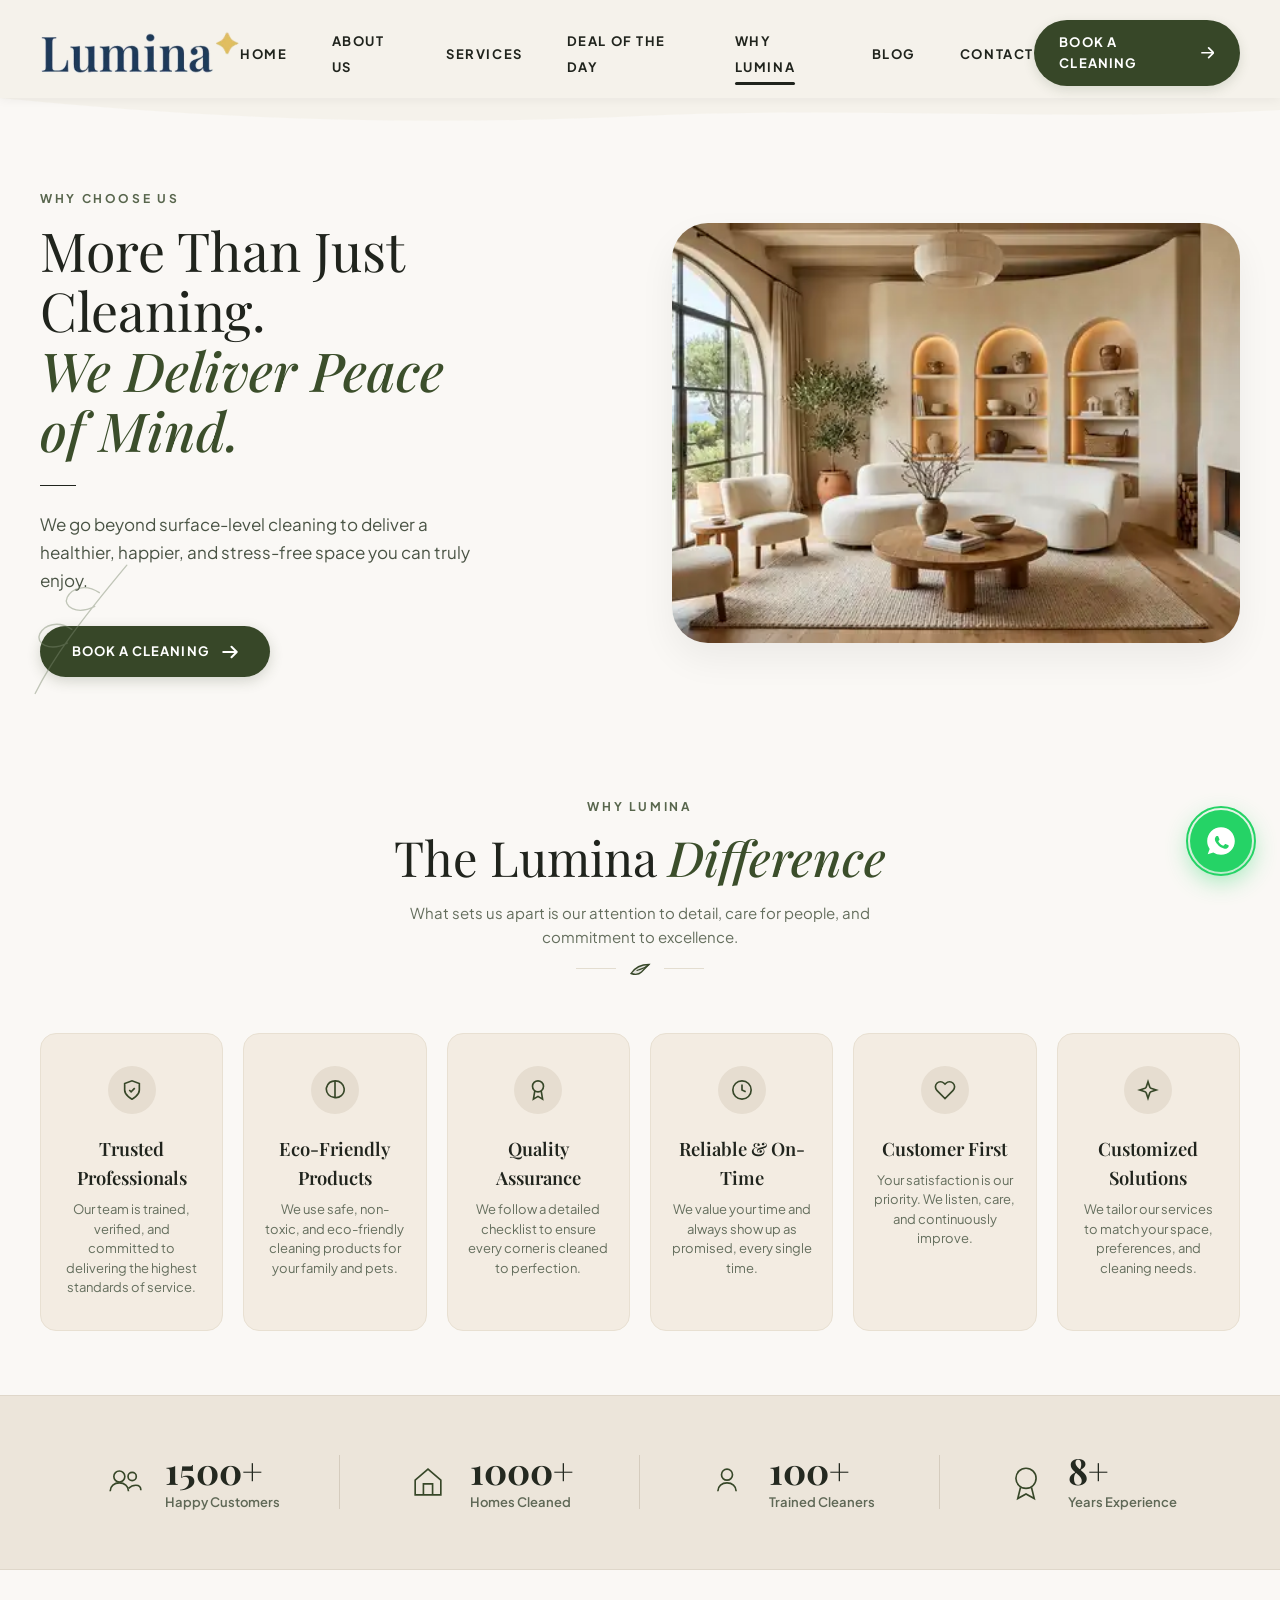
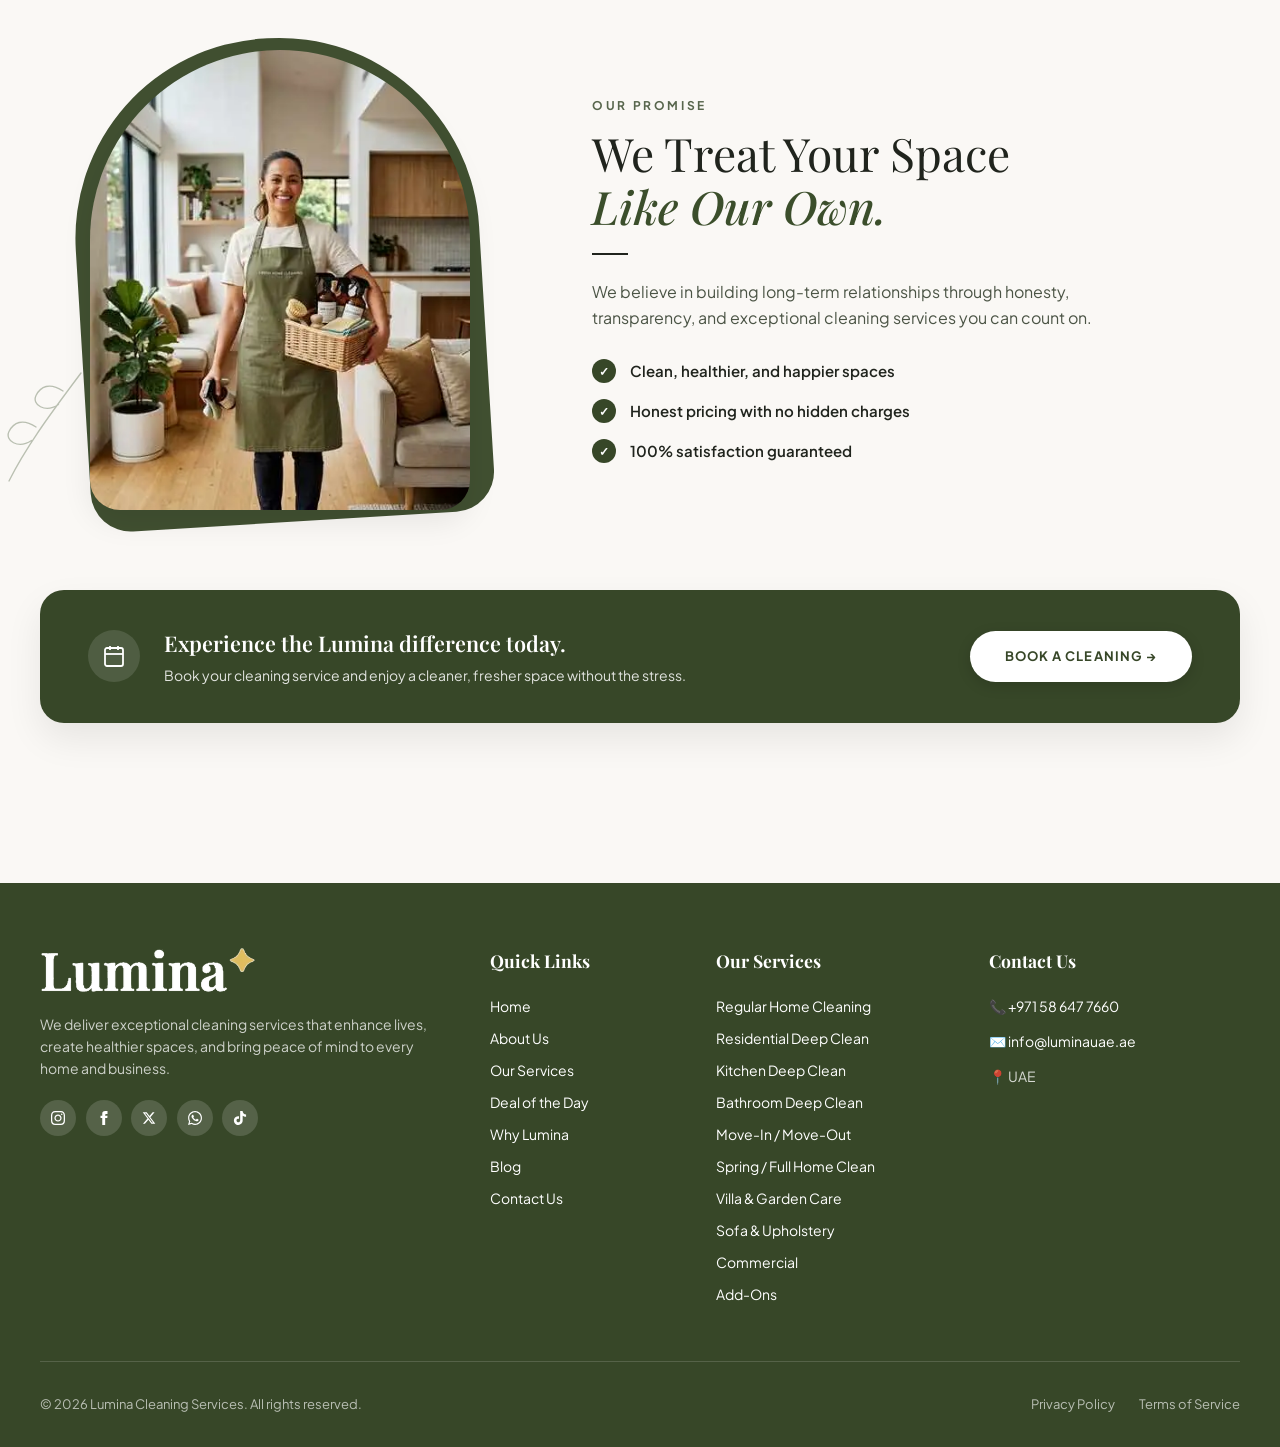
<file: why-lumina.html>
<!DOCTYPE html>
<html lang="en">

<head>
  <meta charset="UTF-8">
  <meta name="viewport" content="width=device-width, initial-scale=1.0">
  <title>Why Lumina - Lumina Cleaning Services</title>
  <meta name="description"
    content="Discover why Lumina Cleaning Services is UAE's preferred choice for eco-friendly home and commercial cleaning. Quality assurance, trusted staff, and guaranteed satisfaction.">
  <!-- Favicon -->
  <link rel="icon" type="image/png" href="assets/favicon.png">
  <link rel="shortcut icon" href="assets/favicon.ico">
  <link rel="apple-touch-icon" href="assets/favicon.png">
  <link rel="stylesheet" href="styles.css">
</head>

<body>

  <!-- ==========================================
       HEADER & NAVIGATION BAR
       ========================================== -->
  <header class="header" id="header">
    <div class="header-container">

      <!-- Brand Logo -->
      <a href="index.html" class="logo" id="brand-logo" aria-label="Lumina Cleaning Services Home">
        <img loading="eager" fetchpriority="high" width="160" height="38" src="assets/logo.webp" alt="Lumina Cleaning Services Logo" class="brand-logo-img">
      </a>

      <!-- Navigation Links -->
      <nav aria-label="Main Navigation">
        <ul class="nav-menu" id="nav-menu">
          <li><a href="index.html" class="nav-link" id="nav-home">HOME</a></li>
          <li><a href="about.html" class="nav-link" id="nav-about">ABOUT US</a></li>
          <li><a href="services.html" class="nav-link" id="nav-services">SERVICES</a></li>
          <li><a href="deal-of-the-day.html" class="nav-link" id="nav-deal">DEAL OF THE DAY</a></li>
          <li><a href="why-lumina.html" class="nav-link active" id="nav-whyus">WHY LUMINA</a></li>
          <li><a href="blog.html" class="nav-link" id="nav-blog">BLOG</a></li>
          <li><a href="contact.html" class="nav-link" id="nav-contact">CONTACT</a></li>
        </ul>
      </nav>

      <!-- Action CTA Button -->
      <div style="display: flex; align-items: center; gap: 1rem;">
        <a href="contact.html" class="btn-header-cta" id="btn-header-book">
          <span>BOOK A CLEANING</span>
          <svg width="14" height="12" viewBox="0 0 14 12" fill="none" xmlns="http://www.w3.org/2000/svg">
            <path d="M8 1L13 6M13 6L8 11M13 6H1" stroke="currentColor" stroke-width="1.8" stroke-linecap="round"
              stroke-linejoin="round" />
          </svg>
        </a>

        <!-- Mobile Toggle Button -->
        <button class="mobile-nav-toggle" id="mobile-toggle" aria-label="Toggle menu">
          <span></span>
          <span></span>
          <span></span>
        </button>
      </div>

    </div>
  </header>

  <!-- Top Header Wave Divider -->
  <div class="header-wave-divider">
    <svg viewBox="0 0 1440 28" fill="none" preserveAspectRatio="none" xmlns="http://www.w3.org/2000/svg">
      <path d="M0 0C240 22 480 28 720 18C960 8 1200 24 1440 12V28H0V0Z" fill="#FAF8F5" />
    </svg>
  </div>

  <!-- ==========================================
       SECTION: WHY LUMINA HERO
       ========================================== -->
  <section id="why-us" class="why-us-section">

    <!-- WHY CHOOSE US HERO BLOCK -->
    <div class="about-hero-section" style="padding-top: 4rem;">
      <svg class="bg-floating-leaf leaf-left-bottom" viewBox="0 0 120 160" fill="none"
        xmlns="http://www.w3.org/2000/svg">
        <path
          d="M10 150C30 110 60 70 110 10M50 80C35 70 20 75 15 85C10 95 25 105 45 95M80 40C65 30 50 35 45 45C40 55 55 65 75 55"
          stroke="#7A876E" stroke-width="1.5" stroke-linecap="round" opacity="0.45" />
      </svg>

      <div class="section-container">
        <div class="about-hero-grid">
          <div class="about-hero-text">
            <span class="section-eyebrow">WHY CHOOSE US</span>
            <h2 class="about-hero-title">
              More Than Just<br>
              Cleaning.<br>
              <span class="highlight-green">We Deliver Peace</span><br>
              <span class="highlight-green">of Mind.</span>
            </h2>
            <div class="short-line-divider"></div>
            <p class="about-hero-paragraph" style="margin-bottom: 2rem;">
              We go beyond surface-level cleaning to deliver a healthier, happier, and stress-free space you can truly
              enjoy.
            </p>
            <a href="contact.html" class="btn-primary-hero">
              <span>BOOK A CLEANING</span>
              <svg width="16" height="14" viewBox="0 0 16 14" fill="none" xmlns="http://www.w3.org/2000/svg">
                <path d="M9.5 1.75L14.75 7M14.75 7L9.5 12.25M14.75 7H1.25" stroke="currentColor" stroke-width="2"
                  stroke-linecap="round" stroke-linejoin="round" />
              </svg>
            </a>
          </div>

          <div class="about-hero-image-container">
            <div class="about-hero-img-wrap">
              <img loading="eager" fetchpriority="high" width="580" height="323" src="assets/services_hero.webp" alt="Peace of mind clean living room" class="about-hero-img" />
            </div>
          </div>
        </div>
      </div>
    </div>

    <!-- THE LUMINA DIFFERENCE 6-CARD GRID -->
    <div class="our-story-section" style="padding: 4rem 0;">
      <div class="section-container">
        <div class="section-header-center">
          <span class="section-eyebrow">WHY LUMINA</span>
          <h2 class="section-title-main">The Lumina <span class="highlight-green">Difference</span></h2>
          <p style="font-size: 0.9375rem; color: #646E5D; max-width: 540px; margin: 0.5rem auto 0 auto;">
            What sets us apart is our attention to detail, care for people, and commitment to excellence.
          </p>
          <div class="leaf-divider">
            <div class="leaf-divider-line"></div>
            <svg class="leaf-divider-svg" viewBox="0 0 32 20" fill="none" xmlns="http://www.w3.org/2000/svg">
              <path d="M4 16C8 10 16 4 28 4C28 4 22 10 18 14C14 18 10 18 4 16Z" stroke="currentColor" stroke-width="1.8"
                fill="rgba(55,71,40,0.12)" />
              <path d="M12 12C16 10 22 10 28 4" stroke="currentColor" stroke-width="1.5" stroke-linecap="round" />
            </svg>
            <div class="leaf-divider-line"></div>
          </div>
        </div>

        <div class="why-lumina-hex-grid">
          <div class="why-feature-card">
            <div class="why-icon-circle">
              <svg width="22" height="22" viewBox="0 0 24 24" fill="none" stroke="currentColor" stroke-width="1.8">
                <path d="M12 22s8-4 8-10V5l-8-3-8 3v7c0 6 8 10 8 10z" />
                <path d="m9 12 2 2 4-4" />
              </svg>
            </div>
            <h3 class="why-card-title">Trusted Professionals</h3>
            <p class="why-card-desc">Our team is trained, verified, and committed to delivering the highest standards of service.</p>
          </div>

          <div class="why-feature-card">
            <div class="why-icon-circle">
              <svg width="22" height="22" viewBox="0 0 24 24" fill="none" stroke="currentColor" stroke-width="1.8">
                <path
                  d="M11 20A9 9 0 0 1 2.5 11c0-.5.06-1 .18-1.5C4 4.5 8 2 12.5 2 17.5 2 21.5 5.5 22 10.5a9 9 0 0 1-11 9.5z" />
                <path d="M12 2v18" />
              </svg>
            </div>
            <h3 class="why-card-title">Eco-Friendly Products</h3>
            <p class="why-card-desc">We use safe, non-toxic, and eco-friendly cleaning products for your family and pets.</p>
          </div>

          <div class="why-feature-card">
            <div class="why-icon-circle">
              <svg width="22" height="22" viewBox="0 0 24 24" fill="none" stroke="currentColor" stroke-width="1.8">
                <circle cx="12" cy="8" r="6" />
                <path d="M15.477 12.89 17 22l-5-3-5 3 1.523-9.11" />
              </svg>
            </div>
            <h3 class="why-card-title">Quality Assurance</h3>
            <p class="why-card-desc">We follow a detailed checklist to ensure every corner is cleaned to perfection.</p>
          </div>

          <div class="why-feature-card">
            <div class="why-icon-circle">
              <svg width="22" height="22" viewBox="0 0 24 24" fill="none" stroke="currentColor" stroke-width="1.8">
                <circle cx="12" cy="12" r="10" />
                <polyline points="12 6 12 12 16 14" />
              </svg>
            </div>
            <h3 class="why-card-title">Reliable & On-Time</h3>
            <p class="why-card-desc">We value your time and always show up as promised, every single time.</p>
          </div>

          <div class="why-feature-card">
            <div class="why-icon-circle">
              <svg width="22" height="22" viewBox="0 0 24 24" fill="none" stroke="currentColor" stroke-width="1.8">
                <path
                  d="M20.84 4.61a5.5 5.5 0 0 0-7.78 0L12 5.67l-1.06-1.06a5.5 5.5 0 0 0-7.78 7.78l1.06 1.06L12 21.23l7.78-7.78 1.06-1.06a5.5 5.5 0 0 0 0-7.78z" />
              </svg>
            </div>
            <h3 class="why-card-title">Customer First</h3>
            <p class="why-card-desc">Your satisfaction is our priority. We listen, care, and continuously improve.</p>
          </div>

          <div class="why-feature-card">
            <div class="why-icon-circle">
              <svg width="22" height="22" viewBox="0 0 24 24" fill="none" stroke="currentColor" stroke-width="1.8">
                <path
                  d="m12 3-1.912 5.813a2 2 0 0 1-1.275 1.275L3 12l5.813 1.912a2 2 0 0 1 1.275 1.275L12 21l1.912-5.813a2 2 0 0 1 1.275-1.275L21 12l-5.813-1.912a2 2 0 0 1-1.275-1.275L12 3z" />
              </svg>
            </div>
            <h3 class="why-card-title">Customized Solutions</h3>
            <p class="why-card-desc">We tailor our services to match your space, preferences, and cleaning needs.</p>
          </div>
        </div>
      </div>
    </div>

    <!-- STATS RIBBON -->
    <div class="stats-ribbon-section">
      <div class="section-container">
        <div class="stats-grid-ribbon">
          <div class="stat-box-item">
            <svg class="stat-icon-svg" viewBox="0 0 48 48" fill="none" stroke="currentColor" stroke-width="1.8">
              <circle cx="20" cy="18" r="6" />
              <path d="M10 34C10 28.5 14.5 25 20 25C25.5 25 30 28.5 30 34" />
              <circle cx="34" cy="18" r="4.5" />
              <path d="M30 31C32 29 34.5 27.5 38 27.5C41 27.5 43.5 29 43.5 33" />
            </svg>
            <div class="stat-info">
              <span class="stat-num-text">1500+</span>
              <span class="stat-lbl-text">Happy Customers</span>
            </div>
          </div>

          <div class="stat-box-item">
            <svg class="stat-icon-svg" viewBox="0 0 48 48" fill="none" stroke="currentColor" stroke-width="1.8">
              <path d="M10 22L24 10L38 22V38H10V22Z" />
              <path d="M19 38V26H29V38" />
            </svg>
            <div class="stat-info">
              <span class="stat-num-text">1000+</span>
              <span class="stat-lbl-text">Homes Cleaned</span>
            </div>
          </div>

          <div class="stat-box-item">
            <svg class="stat-icon-svg" viewBox="0 0 48 48" fill="none" stroke="currentColor" stroke-width="1.8">
              <circle cx="24" cy="16" r="6" />
              <path d="M14 34C14 28.5 18.5 25 24 25C29.5 25 34 28.5 34 34" />
            </svg>
            <div class="stat-info">
              <span class="stat-num-text">100+</span>
              <span class="stat-lbl-text">Trained Cleaners</span>
            </div>
          </div>

          <div class="stat-box-item">
            <svg class="stat-icon-svg" viewBox="0 0 48 48" fill="none" stroke="currentColor" stroke-width="1.8">
              <circle cx="24" cy="20" r="11" />
              <path d="M18 30L15 42L24 37L33 42L30 30" />
            </svg>
            <div class="stat-info">
              <span class="stat-num-text">8+</span>
              <span class="stat-lbl-text">Years Experience</span>
            </div>
          </div>
        </div>
      </div>
    </div>

    <!-- OUR PROMISE BLOCK -->
    <div class="our-story-section" style="padding: 5rem 0;">
      <div class="section-container">
        <div class="our-story-grid">
          <div class="story-image-column">
            <svg class="story-leaf-left" viewBox="0 0 100 140" fill="none" xmlns="http://www.w3.org/2000/svg">
              <path
                d="M10 130C30 90 60 50 90 10M40 70C25 60 15 65 10 75C5 85 20 95 35 85M70 30C55 20 45 25 40 35C35 45 50 55 65 45"
                stroke="#7A876E" stroke-width="1.5" stroke-linecap="round" opacity="0.5" />
            </svg>
            <div class="arch-image-wrapper">
              <div class="arch-backdrop-shape"></div>
              <div class="arch-img-frame">
                <img loading="lazy" width="420" height="562" src="assets/about_team_member.webp" alt="We treat your space like our own" class="arch-team-img" />
              </div>
            </div>
          </div>

          <div class="story-text-column">
            <span class="section-eyebrow">OUR PROMISE</span>
            <h2 class="story-title">
              We Treat Your Space<br>
              <span class="highlight-green">Like Our Own.</span>
            </h2>

            <div class="short-line-divider"></div>

            <p class="story-paragraph" style="margin-bottom: 1.75rem;">
              We believe in building long-term relationships through honesty, transparency, and exceptional cleaning
              services you can count on.
            </p>

            <ul class="promise-bullets-list">
              <li>
                <div class="check-circle-icon">✓</div>
                <span>Clean, healthier, and happier spaces</span>
              </li>
              <li>
                <div class="check-circle-icon">✓</div>
                <span>Honest pricing with no hidden charges</span>
              </li>
              <li>
                <div class="check-circle-icon">✓</div>
                <span>100% satisfaction guaranteed</span>
              </li>
            </ul>
          </div>
        </div>
      </div>
    </div>

    <!-- BOTTOM CTA RIBBON -->
    <div class="cta-banner-section" style="padding-bottom: 4rem;">
      <div class="section-container">
        <div class="whyus-dark-ribbon">
          <div class="ribbon-left-flex">
            <div class="ribbon-icon-circle">
              <svg width="24" height="24" viewBox="0 0 24 24" fill="none" stroke="currentColor" stroke-width="1.8">
                <rect x="3" y="4" width="18" height="18" rx="2" />
                <line x1="16" y1="2" x2="16" y2="6" />
                <line x1="8" y1="2" x2="8" y2="6" />
                <line x1="3" y1="10" x2="21" y2="10" />
              </svg>
            </div>
            <div>
              <h3 class="ribbon-title">Experience the Lumina difference today.</h3>
              <p class="ribbon-desc">Book your cleaning service and enjoy a cleaner, fresher space without the stress.</p>
            </div>
          </div>

          <a href="contact.html" class="btn-white-cta">
            BOOK A CLEANING &rarr;
          </a>
        </div>
      </div>
    </div>

  </section>

  <!-- GLOBAL FOOTER -->
  <footer class="footer" style="background-color: #374728; color: #FFF; padding: 4rem 2.5rem 2rem 2.5rem;">
    <div style="max-width: 1280px; margin: 0 auto;">
      <div class="footer-grid">
        <!-- Brand & Description -->
        <div>
          <a href="index.html" class="footer-logo" aria-label="Lumina Cleaning Services Home"
            style="display: block; margin-bottom: 1.25rem;">
            <img loading="lazy" width="160" height="38" src="assets/logo-white.webp" alt="Lumina Cleaning Services Logo" class="brand-footer-logo-img">
          </a>
          <p style="font-size: 0.875rem; color: rgba(255,255,255,0.75); line-height: 1.6; margin-bottom: 1.25rem;">
            We deliver exceptional cleaning services that enhance lives, create healthier spaces, and bring peace of mind to every home and business.
          </p>
          <div class="info-social-links" style="margin-top: 0.5rem;">
            <a href="https://www.instagram.com/lumina_dxb?stkn=ZjNrdGttaXVpeno4" target="_blank" rel="noopener noreferrer" class="social-circle-btn footer-social-btn" aria-label="Instagram" title="Instagram">
              <svg width="14" height="14" fill="currentColor" viewBox="0 0 24 24">
                <path d="M12 2.163c3.204 0 3.584.012 4.85.07 3.252.148 4.771 1.691 4.919 4.919.058 1.265.069 1.645.069 4.849 0 3.205-.012 3.584-.069 4.849-.149 3.225-1.664 4.771-4.919 4.919-1.266.058-1.644.07-4.85.07-3.204 0-3.584-.012-4.849-.07-3.26-.149-4.771-1.699-4.919-4.92-.058-1.265-.07-1.644-.07-4.849 0-3.204.013-3.583.07-4.849.149-3.227 1.664-4.771 4.919-4.919 1.266-.057 1.645-.069 4.849-.069zm0-2.163c-3.259 0-3.667.014-4.947.072-4.358.2-6.78 2.618-6.98 6.98-.059 1.281-.073 1.689-.073 4.948 0 3.259.014 3.668.072 4.948.2 4.358 2.618 6.78 6.98 6.98 1.281.058 1.689.072 4.948.072 3.259 0 3.668-.014 4.948-.072 4.354-.2 6.782-2.618 6.979-6.98.059-1.28.073-1.689.073-4.948 0-3.259-.014-3.667-.072-4.947-.196-4.354-2.617-6.78-6.979-6.98-1.281-.059-1.69-.073-4.949-.073zm0 5.838c-3.403 0-6.162 2.759-6.162 6.162s2.759 6.163 6.162 6.163 6.162-2.759 6.162-6.163c0-3.403-2.759-6.162-6.162-6.162zm0 10.162c-2.209 0-4-1.79-4-4 0-2.209 1.791-4 4-4s4 1.791 4 4c0 2.21-1.791 4-4 4zm6.406-11.845c-.796 0-1.441.645-1.441 1.44s.645 1.44 1.441 1.44c.795 0 1.439-.645 1.439-1.44s-.644-1.44-1.439-1.44z" />
              </svg>
            </a>
            <a href="https://www.facebook.com/profile.php?id=61594346194369" target="_blank" rel="noopener noreferrer" class="social-circle-btn footer-social-btn" aria-label="Facebook" title="Facebook">
              <svg width="14" height="14" fill="currentColor" viewBox="0 0 24 24">
                <path d="M9 8H6v4h3v12h5V12h3.642L18 8h-4V6.333C14 5.374 14.5 5 15.5 5H18V0h-3.808C10.592 0 9 1.583 9 4.615V8z" />
              </svg>
            </a>
            <a href="#" class="social-circle-btn footer-social-btn" aria-label="X / Twitter" title="X / Twitter">
              <svg width="14" height="14" fill="currentColor" viewBox="0 0 24 24">
                <path d="M18.244 2.25h3.308l-7.227 8.26 8.502 11.24H16.17l-5.214-6.817L4.99 21.75H1.68l7.73-8.835L1.254 2.25H8.08l4.713 6.231zm-1.161 17.52h1.833L7.084 4.126H5.117z" />
              </svg>
            </a>
            <a href="#" class="social-circle-btn footer-social-btn" aria-label="WhatsApp" title="WhatsApp">
              <svg width="14" height="14" fill="currentColor" viewBox="0 0 24 24">
                <path d="M.057 24l1.687-6.163c-1.041-1.804-1.588-3.849-1.587-5.946.003-6.556 5.338-11.891 11.893-11.891 3.181.001 6.167 1.24 8.413 3.488 2.245 2.248 3.481 5.236 3.48 8.414-.003 6.557-5.338 11.892-11.893 11.892-1.99-.001-3.951-.5-5.688-1.448l-6.305 1.654zm6.597-3.807c1.676.995 3.276 1.591 5.392 1.592 5.448 0 9.886-4.434 9.889-9.885.002-5.462-4.415-9.89-9.881-9.892-5.452 0-9.887 4.434-9.889 9.884-.001 2.225.651 3.891 1.746 5.634l-.999 3.648 3.742-.981zm11.387-5.464c-.074-.124-.272-.198-.57-.347-.297-.149-1.758-.868-2.031-.967-.272-.099-.47-.149-.669.149-.198.297-.768.967-.941 1.165-.173.198-.347.223-.644.074-.297-.149-1.255-.462-2.39-1.475-.883-.788-1.48-1.761-1.653-2.059-.173-.297-.018-.458.13-.606.134-.133.297-.347.446-.521.151-.172.2-.296.3-.495.099-.198.05-.372-.025-.521-.075-.148-.669-1.611-.916-2.206-.242-.579-.487-.501-.669-.51-.173-.008-.371-.01-.57-.01-.198 0-.52.074-.792.372-.272.297-1.04 1.016-1.04 2.479 0 1.462 1.065 2.875 1.213 3.074.149.198 2.095 3.2 5.076 4.487.709.306 1.263.489 1.694.626.712.226 1.36.194 1.872.118.571-.085 1.758-.719 2.006-1.413.248-.695.248-1.29.173-1.414z" />
              </svg>
            </a>
            <a href="#" class="social-circle-btn footer-social-btn" aria-label="TikTok" title="TikTok">
              <svg width="14" height="14" fill="currentColor" viewBox="0 0 24 24">
                <path d="M12.525.02c1.31-.02 2.61-.01 3.91-.02.08 1.53.63 3.09 1.75 4.17 1.12 1.11 2.7 1.62 4.24 1.79v4.03c-1.44-.05-2.89-.35-4.2-.97-.57-.26-1.1-.59-1.62-.93-.01 2.92.01 5.84-.02 8.75-.08 1.4-.54 2.79-1.35 3.94-1.31 1.92-3.58 3.17-5.91 3.21-1.43.08-2.86-.31-4.08-1.03-2.02-1.19-3.44-3.37-3.65-5.71-.02-.5-.03-1-.01-1.49.18-1.9 1.12-3.72 2.58-4.96 1.66-1.44 3.98-2.13 6.15-1.72.02 1.48-.04 2.96-.04 4.44-.99-.32-2.15-.23-3.02.37-.82.57-1.31 1.54-1.28 2.54.02.94.51 1.83 1.28 2.37.95.66 2.2.78 3.26.33.95-.41 1.63-1.33 1.72-2.35.08-2.86.04-5.73.04-8.59V.02z" />
              </svg>
            </a>
          </div>
        </div>

        <!-- Quick Links -->
        <div>
          <h4 style="font-family: var(--font-serif); font-size: 1.1rem; margin-bottom: 1.25rem;">Quick Links</h4>
          <ul
            style="list-style: none; display: flex; flex-direction: column; gap: 0.6rem; font-size: 0.875rem; color: rgba(255,255,255,0.8);">
            <li><a href="index.html" style="color: #FFF; text-decoration: none;">Home</a></li>
            <li><a href="about.html" style="color: #FFF; text-decoration: none;">About Us</a></li>
            <li><a href="services.html" style="color: #FFF; text-decoration: none;">Our Services</a></li>
            <li><a href="deal-of-the-day.html" style="color: #FFF; text-decoration: none;">Deal of the Day</a></li>
            <li><a href="why-lumina.html" style="color: #FFF; text-decoration: none;">Why Lumina</a></li>
            <li><a href="blog.html" style="color: #FFF; text-decoration: none;">Blog</a></li>
            <li><a href="contact.html" style="color: #FFF; text-decoration: none;">Contact Us</a></li>
          </ul>
        </div>

        <!-- Our Services -->
        <div>
          <h4 style="font-family: var(--font-serif); font-size: 1.1rem; margin-bottom: 1.25rem;">Our Services</h4>
          <ul
            style="list-style: none; display: flex; flex-direction: column; gap: 0.6rem; font-size: 0.875rem; color: rgba(255,255,255,0.8);">
            <li><a href="services.html#regular-home-cleaning" style="color: #FFF; text-decoration: none;">Regular Home Cleaning</a></li>
            <li><a href="services.html#residential-deep-clean" style="color: #FFF; text-decoration: none;">Residential Deep Clean</a></li>
            <li><a href="services.html#kitchen-deep-clean" style="color: #FFF; text-decoration: none;">Kitchen Deep Clean</a></li>
            <li><a href="services.html#bathroom-deep-clean" style="color: #FFF; text-decoration: none;">Bathroom Deep Clean</a></li>
            <li><a href="services.html#move-in-move-out" style="color: #FFF; text-decoration: none;">Move-In / Move-Out</a></li>
            <li><a href="services.html#spring-full-home-clean" style="color: #FFF; text-decoration: none;">Spring / Full Home Clean</a></li>
            <li><a href="services.html#villa-garden-care" style="color: #FFF; text-decoration: none;">Villa &amp; Garden Care</a></li>
            <li><a href="services.html#sofa-upholstery" style="color: #FFF; text-decoration: none;">Sofa &amp; Upholstery</a></li>
            <li><a href="services.html#commercial" style="color: #FFF; text-decoration: none;">Commercial</a></li>
            <li><a href="services.html#add-ons" style="color: #FFF; text-decoration: none;">Add-Ons</a></li>
          </ul>
        </div>

        <!-- Contact Us -->
        <div>
          <h4 style="font-family: var(--font-serif); font-size: 1.1rem; margin-bottom: 1.25rem;">Contact Us</h4>
          <ul
            style="list-style: none; display: flex; flex-direction: column; gap: 0.8rem; font-size: 0.875rem; color: rgba(255,255,255,0.8);">
            <li><a href="tel:+971586477660" style="color: #FFF; text-decoration: none;">📞 +971 58 647 7660</a></li>
            <li><a href="mailto:info@luminauae.ae" style="color: #FFF; text-decoration: none;">✉️ info@luminauae.ae</a></li>
            <li>📍 UAE</li>
          </ul>
        </div>
      </div>

      <div
        style="border-top: 1px solid rgba(255,255,255,0.15); padding-top: 2rem; display: flex; justify-content: space-between; align-items: center; flex-wrap: wrap; gap: 1rem; font-size: 0.8125rem; color: rgba(255,255,255,0.65);">
        <span>&copy; 2026 Lumina Cleaning Services. All rights reserved.</span>
        <div style="display: flex; gap: 1.5rem;">
          <a href="#" style="color: rgba(255,255,255,0.65); text-decoration: none;">Privacy Policy</a>
          <a href="#" style="color: rgba(255,255,255,0.65); text-decoration: none;">Terms of Service</a>
        </div>
      </div>
    </div>
  </footer>

  <!-- BOOKING MODAL -->
  <div class="modal-backdrop" id="booking-modal">
    <div class="modal-card">
      <button class="modal-close" id="modal-close-btn" aria-label="Close modal">
        <svg width="14" height="14" viewBox="0 0 14 14" fill="none" stroke="currentColor" stroke-width="2">
          <path d="M1 1L13 13M1 13L13 1" />
        </svg>
      </button>

      <div style="text-align: center; margin-bottom: 0.75rem;">
        <img loading="lazy" width="160" height="38" src="assets/logo.webp" alt="Lumina Cleaning Services" style="height: 38px; width: auto; display: inline-block;">
      </div>
      <h3 class="modal-title" id="modal-title-text" style="margin-top: 0.25rem;">Book Lumina Service</h3>
      <p class="modal-subtitle">Experience a spotless, serene environment. Select your preferred date.</p>

      <form id="booking-form" onsubmit="event.preventDefault(); handleBookingSubmit();">
        <div class="form-group">
          <label class="form-label" for="client-name">Your Full Name</label>
          <input type="text" id="client-name" class="form-input" placeholder="e.g. Sarah Jenkins" required>
        </div>

        <div class="form-group">
          <label class="form-label" for="client-email">Email Address</label>
          <input type="email" id="client-email" class="form-input" placeholder="sarah@example.com" required>
        </div>

        <div class="form-group">
          <label class="form-label" for="service-type">Service Type</label>
          <select id="service-type" class="form-select">
            <option value="deep">Deep Cleaning</option>
            <option value="home">Home Cleaning</option>
            <option value="upholstery">Sofa & Upholstery</option>
            <option value="move-in">Move-In Cleaning</option>
            <option value="carpet">Carpet Cleaning</option>
            <option value="bathroom">Bathroom Cleaning</option>
            <option value="kitchen">Kitchen Cleaning</option>
            <option value="office">Office Cleaning</option>
          </select>
        </div>

        <button type="submit" class="btn-submit-modal">CONFIRM RESERVATION &rarr;</button>
      </form>
    </div>
  </div>

  <!-- FLOATING WHATSAPP BUTTON -->
  <div class="whatsapp-float-widget">
    <div class="whatsapp-float-tooltip">
      <span class="whatsapp-tooltip-dot"></span>
      <span>Chat with Lumina (+971 58 647 7660)</span>
    </div>
    <a href="https://wa.me/971586477660" target="_blank" rel="noopener noreferrer" class="whatsapp-float-btn"
      aria-label="Chat on WhatsApp">
      <div class="whatsapp-pulse-ring"></div>
      <svg width="34" height="34" viewBox="0 0 32 32" fill="none" xmlns="http://www.w3.org/2000/svg">
        <path
          d="M16 3C8.82 3 3 8.82 3 16c0 2.76.86 5.31 2.33 7.42L3.5 28.5l5.24-1.78A12.93 12.93 0 0 0 16 29c7.18 0 13-5.82 13-13S23.18 3 16 3z"
          fill="#FFFFFF" />
        <path
          d="M22.5 19.86c-.32-.16-1.88-.93-2.17-1.03-.29-.11-.5-.16-.71.16-.21.32-.82 1.03-1.01 1.24-.19.21-.37.24-.69.08-.32-.16-1.34-.49-2.56-1.58-.95-.84-1.59-1.88-1.78-2.2-.19-.32-.02-.49.14-.65.14-.14.32-.37.48-.56.16-.19.21-.32.32-.53.11-.21.05-.4-.03-.56-.08-.16-.71-1.72-.98-2.36-.26-.62-.52-.54-.71-.55-.19-.01-.4-.01-.61-.01s-.56.08-.85.4c-.29.32-1.11 1.09-1.11 2.65s1.14 3.07 1.3 3.29c.16.21 2.21 3.52 5.44 4.79.77.3 1.37.48 1.84.62.77.24 1.48.2 2.03.12.62-.09 1.91-.78 2.17-1.53.26-.75.26-1.4.19-1.53-.08-.13-.29-.21-.61-.37z"
          fill="#25D366" />
      </svg>
    </a>
  </div>

  <script src="script.js"></script>
</body>

</html>
</file>
<file: styles.css>
/* ==========================================================================
   LUMINA CLEANING SERVICES - DESIGN SYSTEM & STYLES
   ========================================================================== */

@import url('https://fonts.googleapis.com/css2?family=Playfair+Display:ital,wght@0,400..800;1,400..800&family=Plus+Jakarta+Sans:wght@300;400;500;600;700&display=swap');

:root {
  /* Color Palette derived from reference */
  --bg-cream: #FAF8F5;
  --bg-cream-alt: #F4F0E8;
  --bg-header: #F5F2EB;
  --bg-stats: #ECE5DA;
  --bg-card-soft: #F3ECE2;
  
  --color-primary: #374728;      /* Deep Olive Green */
  --color-primary-hover: #2A381E;
  --color-accent-green: #3B4E2B;
  --color-text-dark: #20241D;    /* Rich Charcoal */
  --color-text-muted: #6B7265;   /* Warm Grayish Green */
  --color-border: #E3DDD0;
  
  --color-white: #FFFFFF;
  --shadow-soft: 0 10px 30px rgba(0, 0, 0, 0.06);
  --shadow-pill: 0 4px 14px rgba(55, 71, 40, 0.2);
  --shadow-card: 0 12px 28px rgba(0, 0, 0, 0.08);
  
  --font-serif: 'Playfair Display', Georgia, serif;
  --font-sans: 'Plus Jakarta Sans', -apple-system, BlinkMacSystemFont, sans-serif;
  
  --transition-fast: 0.25s cubic-bezier(0.4, 0, 0.2, 1);
  --transition-smooth: 0.4s cubic-bezier(0.16, 1, 0.3, 1);
}

/* Reset & Base Styles */
*, *::before, *::after {
  box-sizing: border-box;
  margin: 0;
  padding: 0;
}

html {
  scroll-behavior: smooth;
  scroll-padding-top: 80px;
  font-size: 16px;
  overflow-x: hidden;
  overflow-y: auto;
  height: auto;
  min-height: 100%;
}

body {
  font-family: var(--font-sans);
  background-color: var(--bg-cream);
  color: var(--color-text-dark);
  line-height: 1.6;
  overflow-x: hidden;
  overflow-y: auto;
  height: auto;
  min-height: 100vh;
  -webkit-font-smoothing: antialiased;
}

a {
  color: inherit;
  text-decoration: none;
}

button {
  font-family: inherit;
  cursor: pointer;
  border: none;
  background: none;
}

img {
  max-width: 100%;
  display: block;
}

/* ==========================================================================
   NAVIGATION BAR
   ========================================================================== */

.header {
  position: sticky;
  top: 0;
  background-color: var(--bg-header);
  padding: 1.25rem 2.5rem 0.75rem 2.5rem;
  z-index: 1000;
  box-shadow: 0 2px 10px rgba(0, 0, 0, 0.05);
}

.header-container {
  max-width: 1320px;
  margin: 0 auto;
  display: flex;
  align-items: center;
  justify-content: space-between;
}

/* Logo Styling */
.logo {
  display: flex;
  align-items: center;
  text-decoration: none;
  transition: opacity 0.2s ease, transform 0.2s ease;
}

.logo:hover {
  opacity: 0.92;
  transform: translateY(-1px);
}

.brand-logo-img {
  height: 44px;
  width: auto;
  object-fit: contain;
  display: block;
}

.brand-footer-logo-img {
  height: 46px;
  width: auto;
  object-fit: contain;
  display: block;
}

.logo-text {
  display: flex;
  flex-direction: column;
}

.logo-brand {
  font-family: var(--font-serif);
  font-size: 1.75rem;
  font-weight: 700;
  letter-spacing: 0.15em;
  color: var(--color-text-dark);
  line-height: 1;
}

.logo-tagline {
  font-size: 0.625rem;
  font-weight: 700;
  letter-spacing: 0.22em;
  color: var(--color-text-muted);
  text-transform: uppercase;
  margin-top: 0.2rem;
}

.logo-icon {
  width: 32px;
  height: 32px;
  color: var(--color-primary);
}

/* Navigation Links */
.nav-menu {
  display: flex;
  align-items: center;
  gap: 2.75rem;
  list-style: none;
}

.nav-link {
  font-size: 0.8125rem;
  font-weight: 700;
  letter-spacing: 0.12em;
  text-transform: uppercase;
  color: var(--color-text-dark);
  position: relative;
  padding: 0.5rem 0;
  transition: color var(--transition-fast);
}

.nav-link:hover {
  color: var(--color-primary);
}

.nav-link.active {
  color: var(--color-text-dark);
}

.nav-link.active::after {
  content: '';
  position: absolute;
  bottom: -2px;
  left: 0;
  width: 100%;
  height: 2.5px;
  background-color: var(--color-text-dark);
  border-radius: 2px;
}

/* Header Button */
.btn-header-cta {
  display: inline-flex;
  align-items: center;
  gap: 0.6rem;
  background-color: var(--color-primary);
  color: var(--color-white);
  padding: 0.75rem 1.6rem;
  border-radius: 50px;
  font-size: 0.8125rem;
  font-weight: 700;
  letter-spacing: 0.08em;
  text-transform: uppercase;
  transition: all var(--transition-fast);
  box-shadow: 0 4px 12px rgba(55, 71, 40, 0.15);
}

.btn-header-cta:hover {
  background-color: var(--color-primary-hover);
  transform: translateY(-1px);
  box-shadow: var(--shadow-pill);
}

.btn-header-cta svg {
  transition: transform var(--transition-fast);
}

.btn-header-cta:hover svg {
  transform: translateX(3px);
}

/* Header Bottom Organic Curve Cut */
.header-wave-divider {
  position: relative;
  width: 100%;
  overflow: hidden;
  line-height: 0;
  margin-bottom: -1px;
  background-color: var(--bg-header);
}

.header-wave-divider svg {
  position: relative;
  display: block;
  width: calc(100% + 1.3px);
  height: 28px;
}

/* Mobile Nav Toggle */
.mobile-nav-toggle {
  display: none;
  flex-direction: column;
  gap: 5px;
  background: none;
  border: none;
  cursor: pointer;
  padding: 5px;
}

.mobile-nav-toggle span {
  width: 24px;
  height: 2px;
  background-color: var(--color-text-dark);
  border-radius: 2px;
  transition: all 0.3s;
}

/* ==========================================================================
   HERO SECTION (INDEX.HTML)
   ========================================================================== */

.hero {
  position: relative;
  min-height: calc(100vh - 110px);
  display: flex;
  align-items: center;
  background-image: url('assets/hero_living_room.webp');
  background-size: cover;
  background-position: center 30%;
  overflow: hidden;
}

.hero-overlay {
  position: absolute;
  inset: 0;
  background: linear-gradient(
    90deg, 
    rgba(247, 243, 237, 0.94) 0%, 
    rgba(247, 243, 237, 0.88) 35%, 
    rgba(247, 243, 237, 0.45) 55%, 
    rgba(247, 243, 237, 0.05) 80%,
    transparent 100%
  );
  z-index: 1;
}

.hero-container {
  position: relative;
  z-index: 2;
  max-width: 1320px;
  width: 100%;
  margin: 0 auto;
  padding: 3rem 2.5rem 8rem 2.5rem;
}

.hero-content {
  max-width: 520px;
}

.hero-eyebrow {
  font-size: 0.75rem;
  font-weight: 700;
  letter-spacing: 0.22em;
  text-transform: uppercase;
  color: #556349;
  margin-bottom: 1.25rem;
  display: inline-block;
}

.hero-title {
  font-family: var(--font-serif);
  font-size: clamp(2.75rem, 5.2vw, 4.5rem);
  font-weight: 400;
  line-height: 1.08;
  color: var(--color-text-dark);
  margin-bottom: 1.5rem;
}

.hero-title .highlight-green {
  display: block;
  font-style: italic;
  color: var(--color-accent-green);
  font-weight: 500;
}

.hero-description {
  font-size: 1.0625rem;
  color: #4A5243;
  line-height: 1.6;
  margin-bottom: 2.25rem;
  max-width: 440px;
  font-weight: 400;
}

.hero-actions {
  display: flex;
  align-items: center;
  gap: 1.25rem;
  flex-wrap: wrap;
}

.btn-primary-hero {
  display: inline-flex;
  align-items: center;
  gap: 0.75rem;
  background-color: var(--color-primary);
  color: var(--color-white);
  padding: 0.95rem 2rem;
  border-radius: 50px;
  font-size: 0.8125rem;
  font-weight: 700;
  letter-spacing: 0.08em;
  text-transform: uppercase;
  transition: all var(--transition-fast);
  box-shadow: var(--shadow-pill);
}

.btn-primary-hero:hover {
  background-color: var(--color-primary-hover);
  transform: translateY(-2px);
  box-shadow: 0 8px 20px rgba(55, 71, 40, 0.3);
}

.btn-primary-hero svg {
  transition: transform var(--transition-fast);
}

.btn-primary-hero:hover svg {
  transform: translateX(4px);
}

.btn-secondary-hero {
  display: inline-flex;
  align-items: center;
  justify-content: center;
  background-color: rgba(244, 240, 232, 0.75);
  color: #384231;
  border: 1.5px solid rgba(190, 182, 166, 0.7);
  padding: 0.95rem 2rem;
  border-radius: 50px;
  font-size: 0.8125rem;
  font-weight: 700;
  letter-spacing: 0.08em;
  text-transform: uppercase;
  backdrop-filter: blur(8px);
  -webkit-backdrop-filter: blur(8px);
  transition: all var(--transition-fast);
}

.btn-secondary-hero:hover {
  background-color: rgba(255, 255, 255, 0.95);
  border-color: var(--color-primary);
  color: var(--color-primary);
  transform: translateY(-2px);
  box-shadow: 0 6px 16px rgba(0, 0, 0, 0.06);
}

/* ==========================================================================
   FOAM & SOAP BUBBLE BOTTOM WAVE EFFECT
   ========================================================================== */

.foam-wave-container {
  position: absolute;
  bottom: -1px;
  left: 0;
  width: 100%;
  overflow: visible;
  line-height: 0;
  z-index: 10;
  pointer-events: none;
}

.foam-svg {
  position: relative;
  display: block;
  width: calc(100% + 1.3px);
  height: 120px;
}

@media (min-width: 1200px) {
  .foam-svg {
    height: 145px;
  }
}

.foam-wave-path {
  fill: var(--bg-cream);
}

.foam-bubble {
  fill: #FFFFFF;
  filter: drop-shadow(0 2px 4px rgba(0, 0, 0, 0.04));
  transition: transform 0.3s ease-out;
}

.foam-bubble-highlight {
  fill: rgba(255, 255, 255, 0.95);
}

@keyframes floatGentle {
  0%, 100% {
    transform: translateY(0px) scale(1);
  }
  50% {
    transform: translateY(-4px) scale(1.02);
  }
}

@keyframes floatSlight {
  0%, 100% {
    transform: translateY(0px);
  }
  50% {
    transform: translateY(-6px);
  }
}

.anim-float-1 {
  animation: floatGentle 4s ease-in-out infinite;
  transform-origin: center;
}

.anim-float-2 {
  animation: floatSlight 5.5s ease-in-out infinite 1s;
  transform-origin: center;
}

.anim-float-3 {
  animation: floatGentle 3.5s ease-in-out infinite 2s;
  transform-origin: center;
}

/* ==========================================================================
   SECTION COMMON HEADER & DIVIDERS
   ========================================================================== */

.section-container {
  max-width: 1320px;
  margin: 0 auto;
  padding: 0 2.5rem;
}

.section-header-center {
  text-align: center;
  max-width: 680px;
  margin: 0 auto 3.5rem auto;
}

.section-eyebrow {
  font-size: 0.75rem;
  font-weight: 700;
  letter-spacing: 0.22em;
  text-transform: uppercase;
  color: #58664D;
  margin-bottom: 0.75rem;
  display: block;
}

.section-title-main {
  font-family: var(--font-serif);
  font-size: clamp(2.25rem, 3.8vw, 3.25rem);
  font-weight: 400;
  color: var(--color-text-dark);
  line-height: 1.15;
  margin-bottom: 1rem;
}

.leaf-divider {
  display: flex;
  align-items: center;
  justify-content: center;
  gap: 0.75rem;
  margin-top: 0.75rem;
}

.leaf-divider-line {
  width: 40px;
  height: 1px;
  background-color: var(--color-border);
}

.leaf-divider-svg {
  width: 24px;
  height: 16px;
  color: var(--color-primary);
}

.short-line-divider {
  width: 36px;
  height: 1.5px;
  background-color: var(--color-text-dark);
  margin-bottom: 1.5rem;
}

.highlight-green {
  font-style: italic;
  color: var(--color-accent-green);
  font-weight: 500;
}

/* ==========================================================================
   SECTION: BOOK A SERVICE
   ========================================================================== */

.book-services-section {
  position: relative;
  background-color: var(--bg-cream);
  padding: 4rem 0 6rem 0;
  z-index: 5;
}

.services-cards-grid {
  display: grid;
  grid-template-columns: repeat(4, 1fr);
  gap: 1.5rem;
}

.service-card-item {
  background-color: var(--color-white);
  border-radius: 20px;
  overflow: hidden;
  display: flex;
  flex-direction: column;
  box-shadow: 0 6px 18px rgba(0, 0, 0, 0.03);
  transition: transform var(--transition-smooth), box-shadow var(--transition-smooth);
}

.service-card-item:hover {
  transform: translateY(-8px);
  box-shadow: var(--shadow-card);
}

.service-card-image-wrap {
  position: relative;
  width: 100%;
  height: 220px;
  overflow: hidden;
}

.service-card-img {
  width: 100%;
  height: 100%;
  object-fit: cover;
  transition: transform 0.6s cubic-bezier(0.16, 1, 0.3, 1);
}

.service-card-item:hover .service-card-img {
  transform: scale(1.06);
}

.service-card-body {
  background-color: var(--color-primary);
  color: var(--color-white);
  padding: 1.5rem 1.5rem 1.6rem 1.5rem;
  display: flex;
  flex-direction: column;
  flex-grow: 1;
  justify-content: space-between;
  position: relative;
}

.service-card-title {
  font-family: var(--font-serif);
  font-size: 1.25rem;
  font-weight: 500;
  color: #FFFFFF;
  margin-bottom: 0.4rem;
  line-height: 1.25;
}

.service-card-desc {
  font-size: 0.84375rem;
  color: rgba(255, 255, 255, 0.82);
  line-height: 1.5;
  font-weight: 400;
  margin-bottom: 1.25rem;
}

.service-card-footer {
  display: flex;
  align-items: center;
  justify-content: flex-end;
}

.btn-card-circle-arrow {
  width: 36px;
  height: 36px;
  border-radius: 50%;
  background-color: var(--color-white);
  color: var(--color-primary);
  display: flex;
  align-items: center;
  justify-content: center;
  transition: transform var(--transition-fast), background-color var(--transition-fast);
  box-shadow: 0 4px 10px rgba(0,0,0,0.1);
}

.service-card-item:hover .btn-card-circle-arrow {
  transform: scale(1.1);
  background-color: #F4ECE0;
}

.btn-card-circle-arrow svg {
  transition: transform var(--transition-fast);
}

.service-card-item:hover .btn-card-circle-arrow svg {
  transform: translateX(2px);
}

/* ==========================================================================
   SECTION: EVERY CORNER DESERVES ATTENTION
   ========================================================================== */

.corner-attention-section {
  position: relative;
  background-color: var(--bg-cream);
  padding: 2rem 0 6rem 0;
  z-index: 5;
}

.details-cards-grid {
  display: grid;
  grid-template-columns: repeat(4, 1fr);
  gap: 1.5rem;
}

.detail-card-item {
  display: flex;
  flex-direction: column;
  align-items: center;
  text-align: center;
}

.detail-image-wrap {
  width: 100%;
  height: 230px;
  border-radius: 20px;
  overflow: hidden;
  margin-bottom: 1rem;
  box-shadow: 0 4px 16px rgba(0, 0, 0, 0.04);
}

.detail-img {
  width: 100%;
  height: 100%;
  object-fit: cover;
  transition: transform 0.5s cubic-bezier(0.16, 1, 0.3, 1);
}

.detail-card-item:hover .detail-img {
  transform: scale(1.05);
}

.detail-caption-title {
  font-family: var(--font-sans);
  font-size: 0.9375rem;
  font-weight: 600;
  color: #343D2F;
  letter-spacing: 0.01em;
}

/* ==========================================================================
   STATS RIBBON
   ========================================================================== */

.stats-ribbon-section {
  background-color: var(--bg-stats);
  padding: 3rem 0;
  border-top: 1px solid rgba(215, 207, 192, 0.6);
  border-bottom: 1px solid rgba(215, 207, 192, 0.6);
}

.stats-grid-ribbon {
  display: grid;
  grid-template-columns: repeat(4, 1fr);
}

.stat-box-item {
  display: flex;
  align-items: center;
  justify-content: center;
  gap: 1.25rem;
  padding: 0.5rem 1.5rem;
  position: relative;
}

.stat-box-item:not(:last-child)::after {
  content: '';
  position: absolute;
  right: 0;
  top: 15%;
  height: 70%;
  width: 1px;
  background-color: rgba(190, 180, 162, 0.5);
}

.stat-icon-svg {
  width: 44px;
  height: 44px;
  color: #374728;
  flex-shrink: 0;
}

.stat-info {
  display: flex;
  flex-direction: column;
}

.stat-num-text {
  font-family: var(--font-serif);
  font-size: 2.25rem;
  font-weight: 700;
  color: #242920;
  line-height: 1;
  margin-bottom: 0.25rem;
}

.stat-lbl-text {
  font-size: 0.8125rem;
  font-weight: 600;
  color: #5F6856;
}

/* ==========================================================================
   ABOUT US PAGE STYLES
   ========================================================================== */

.bg-floating-leaf {
  position: absolute;
  pointer-events: none;
  z-index: 1;
}

.leaf-left-bottom {
  left: 2%;
  bottom: 5%;
  width: 110px;
}

.story-leaf-left {
  position: absolute;
  left: -40px;
  bottom: 20px;
  width: 90px;
  pointer-events: none;
}

.leaf-right-top {
  position: absolute;
  right: 2%;
  top: 6%;
  width: 110px;
  pointer-events: none;
}

.about-hero-section {
  position: relative;
  padding: 4rem 0 3.5rem 0;
}

.about-hero-grid {
  display: grid;
  grid-template-columns: 1fr 1fr;
  gap: 4rem;
  align-items: center;
}

.about-hero-title {
  font-family: var(--font-serif);
  font-size: clamp(2.5rem, 4.2vw, 3.85rem);
  font-weight: 400;
  line-height: 1.12;
  color: var(--color-text-dark);
  margin-bottom: 1.5rem;
}

.about-hero-paragraph {
  font-size: 1.0625rem;
  color: #4A5445;
  line-height: 1.65;
  max-width: 450px;
}

.about-hero-image-container {
  position: relative;
}

.about-hero-img-wrap {
  position: relative;
  width: 100%;
  height: 420px;
  border-radius: 36px;
  overflow: hidden;
  box-shadow: 0 16px 36px rgba(0, 0, 0, 0.06);
}

.about-hero-img {
  width: 100%;
  height: 100%;
  object-fit: cover;
}

.frame-leaf-accent {
  position: absolute;
  bottom: -25px;
  right: -20px;
  width: 75px;
  height: 75px;
  pointer-events: none;
}

.our-story-section {
  position: relative;
  padding: 3rem 0 5.5rem 0;
}

.our-story-grid {
  display: grid;
  grid-template-columns: 1fr 1.35fr;
  gap: 4.5rem;
  align-items: center;
}

.story-image-column {
  position: relative;
}

.arch-image-wrapper {
  position: relative;
  width: 100%;
  max-width: 380px;
  margin: 0 auto;
}

.arch-backdrop-shape {
  position: absolute;
  inset: -12px;
  background-color: var(--color-primary);
  border-radius: 200px 200px 40px 40px;
  transform: rotate(-3.5deg);
  opacity: 0.95;
  z-index: 1;
}

.arch-img-frame {
  position: relative;
  z-index: 2;
  width: 100%;
  height: 460px;
  border-radius: 190px 190px 30px 30px;
  overflow: hidden;
  box-shadow: 0 12px 30px rgba(0, 0, 0, 0.08);
}

.arch-team-img {
  width: 100%;
  height: 100%;
  object-fit: cover;
}

.story-title {
  font-family: var(--font-serif);
  font-size: clamp(2.25rem, 3.6vw, 3.25rem);
  font-weight: 400;
  line-height: 1.15;
  color: var(--color-text-dark);
  margin-bottom: 1.25rem;
}

.story-paragraph {
  font-size: 1rem;
  color: #4B5445;
  line-height: 1.65;
  margin-bottom: 2.5rem;
  max-width: 540px;
}

.features-trio-grid {
  display: grid;
  grid-template-columns: repeat(3, 1fr);
  gap: 1.5rem;
}

.trio-feature-item {
  position: relative;
  padding-right: 1rem;
}

.trio-feature-item:not(:last-child)::after {
  content: '';
  position: absolute;
  right: 0;
  top: 10%;
  height: 80%;
  width: 1px;
  background-color: #E2DACB;
}

.trio-icon-circle {
  width: 44px;
  height: 44px;
  border-radius: 50%;
  border: 1px solid #D5CDBF;
  color: var(--color-primary);
  display: flex;
  align-items: center;
  justify-content: center;
  margin-bottom: 0.75rem;
  background-color: rgba(243, 236, 226, 0.4);
}

.trio-feature-title {
  font-family: var(--font-sans);
  font-size: 0.9375rem;
  font-weight: 700;
  color: var(--color-text-dark);
  margin-bottom: 0.35rem;
}

.trio-feature-desc {
  font-size: 0.8125rem;
  color: #646E5D;
  line-height: 1.45;
}

.stats-card-section {
  margin-bottom: 4.5rem;
}

.stats-rounded-card {
  background-color: var(--bg-card-soft);
  border-radius: 24px;
  padding: 2.25rem 2rem;
  border: 1px solid #E8E0D2;
}

.our-values-section {
  margin-bottom: 6rem;
}

.values-rounded-card {
  background-color: var(--bg-card-soft);
  border-radius: 24px;
  padding: 3rem 3rem 3.5rem 3rem;
  border: 1px solid #E8E0D2;
}

.values-card-header {
  display: flex;
  align-items: flex-start;
  justify-content: space-between;
  margin-bottom: 3rem;
  flex-wrap: wrap;
  gap: 1.5rem;
}

.values-card-title {
  font-family: var(--font-serif);
  font-size: clamp(1.85rem, 3vw, 2.5rem);
  font-weight: 400;
  color: var(--color-text-dark);
  margin-top: 0.3rem;
}

.values-pills-tag {
  font-size: 0.6875rem;
  font-weight: 700;
  letter-spacing: 0.25em;
  text-transform: uppercase;
  color: #6B7463;
  padding: 0.4rem 0;
}

.values-quad-grid {
  display: grid;
  grid-template-columns: repeat(4, 1fr);
  gap: 2rem;
}

.value-item-col {
  position: relative;
  display: flex;
  flex-direction: column;
  align-items: flex-start;
  padding-right: 1rem;
}

.value-item-col:not(:last-child)::after {
  content: '';
  position: absolute;
  right: 0;
  top: 5%;
  height: 90%;
  width: 1px;
  background-color: #DFD7C7;
}

.value-icon-circle {
  width: 48px;
  height: 48px;
  border-radius: 50%;
  background-color: #E6DDD0;
  color: var(--color-primary);
  display: flex;
  align-items: center;
  justify-content: center;
  margin-bottom: 1rem;
}

.value-title {
  font-family: var(--font-serif);
  font-size: 1.25rem;
  font-weight: 600;
  color: var(--color-text-dark);
  margin-bottom: 0.4rem;
}

.value-desc {
  font-size: 0.84375rem;
  color: #646E5D;
  line-height: 1.5;
  max-width: 210px;
}

/* ==========================================================================
   SERVICES PAGE STYLES (SERVICES.HTML)
   ========================================================================== */

.services-hero-section {
  padding: 2.5rem 0 3.5rem 0;
}

.services-hero-banner {
  position: relative;
  width: 100%;
  min-height: 440px;
  border-radius: 36px;
  overflow: hidden;
  display: flex;
  align-items: center;
  box-shadow: 0 16px 40px rgba(0, 0, 0, 0.06);
}

.services-hero-bg {
  position: absolute;
  inset: 0;
  background-size: cover;
  background-position: center 40%;
}

.services-hero-overlay {
  position: absolute;
  inset: 0;
  background: linear-gradient(
    90deg, 
    rgba(247, 243, 237, 0.95) 0%, 
    rgba(247, 243, 237, 0.88) 45%, 
    rgba(247, 243, 237, 0.30) 75%, 
    transparent 100%
  );
  z-index: 1;
}

.services-hero-content {
  position: relative;
  z-index: 2;
  padding: 3.5rem 3.5rem;
  max-width: 540px;
}

.services-hero-title {
  font-family: var(--font-serif);
  font-size: clamp(2.5rem, 4vw, 3.6rem);
  font-weight: 400;
  line-height: 1.12;
  color: var(--color-text-dark);
  margin-bottom: 1.25rem;
}

.services-hero-desc {
  font-size: 1.0625rem;
  color: #4B5445;
  line-height: 1.6;
  margin-bottom: 2rem;
}

.services-main-grid-section {
  position: relative;
  padding: 4rem 0 6rem 0;
}

.services-octo-grid {
  display: grid;
  grid-template-columns: repeat(4, 1fr);
  gap: 2.25rem 1.5rem;
}

.services-two-col-grid {
  display: grid;
  grid-template-columns: repeat(3, 1fr);
  gap: 2.25rem 1.5rem;
}

@media (max-width: 1024px) {
  .services-two-col-grid {
    grid-template-columns: repeat(2, 1fr);
  }
}

@media (max-width: 640px) {
  .services-two-col-grid {
    grid-template-columns: 1fr;
  }
}

.prop-chip {
  padding: 0.5rem 0.6rem;
  background-color: #FFFFFF;
  border: 1px solid #D6CEBE;
  border-radius: 8px;
  font-size: 0.78125rem;
  font-weight: 600;
  color: var(--color-text-dark);
  cursor: pointer;
  transition: all 0.2s ease;
  text-align: center;
}

.prop-chip:hover {
  border-color: var(--color-primary);
  color: var(--color-primary);
  background-color: rgba(55, 71, 40, 0.05);
}

.prop-chip.active {
  background-color: var(--color-primary);
  color: #FFFFFF;
  border-color: var(--color-primary);
  box-shadow: 0 3px 8px rgba(55, 71, 40, 0.2);
}

.click-hint-badge {
  display: inline-flex;
  align-items: center;
  gap: 0.3rem;
  font-size: 0.75rem;
  font-weight: 700;
  color: var(--color-primary);
  background: rgba(55, 71, 40, 0.08);
  padding: 5px 12px;
  border-radius: 20px;
  transition: background 0.2s ease;
}

.service-badge-card:hover .click-hint-badge {
  background: rgba(55, 71, 40, 0.16);
}

.btn-select-prop-size {
  display: inline-flex;
  align-items: center;
  justify-content: center;
  gap: 0.5rem;
  width: 100%;
  padding: 0.65rem 1rem;
  margin-top: 0.75rem;
  background-color: rgba(55, 71, 40, 0.08);
  color: var(--color-primary);
  border: 1.5px solid var(--color-primary);
  border-radius: 50px;
  font-family: var(--font-sans);
  font-size: 0.78125rem;
  font-weight: 700;
  letter-spacing: 0.06em;
  text-transform: uppercase;
  cursor: pointer;
  transition: all 0.2s ease;
}

.btn-select-prop-size:hover {
  background-color: var(--color-primary);
  color: #FFFFFF;
}

.service-badge-card {
  background-color: var(--bg-card-soft);
  border-radius: 20px;
  overflow: hidden;
  display: flex;
  flex-direction: column;
  cursor: pointer;
  border: 1px solid #E8E0D2;
  scroll-margin-top: 100px;
  transition: transform var(--transition-smooth), box-shadow var(--transition-smooth), border-color var(--transition-fast);
}

.service-badge-card:hover {
  transform: translateY(-8px);
  box-shadow: 0 16px 36px rgba(0, 0, 0, 0.08);
  border-color: var(--color-primary);
}

.badge-card-image-wrap {
  position: relative;
  width: 100%;
  height: 190px;
  overflow: visible;
}

.badge-card-img {
  width: 100%;
  height: 100%;
  object-fit: cover;
  border-radius: 20px 20px 0 0;
}

.card-icon-badge {
  position: absolute;
  bottom: -22px;
  left: 50%;
  transform: translateX(-50%);
  width: 44px;
  height: 44px;
  border-radius: 50%;
  background-color: var(--color-primary);
  color: #FFFFFF;
  display: flex;
  align-items: center;
  justify-content: center;
  box-shadow: 0 4px 12px rgba(0, 0, 0, 0.15);
  z-index: 5;
  transition: transform 0.3s cubic-bezier(0.16, 1, 0.3, 1), background-color 0.25s;
}

.service-badge-card:hover .card-icon-badge {
  transform: translateX(-50%) scale(1.12);
  background-color: var(--color-primary-hover);
}

.badge-card-body {
  padding: 2.25rem 1.25rem 1.5rem 1.25rem;
  text-align: center;
  flex-grow: 1;
  display: flex;
  flex-direction: column;
  justify-content: space-between;
}

.badge-card-title {
  font-family: var(--font-serif);
  font-size: 1.2rem;
  font-weight: 600;
  color: var(--color-text-dark);
  margin-bottom: 0.5rem;
}

.badge-card-desc {
  font-size: 0.8125rem;
  color: #646E5D;
  line-height: 1.5;
}

/* Service Card Pricing & Discount Styles */
.service-discount-badge {
  position: absolute;
  top: 14px;
  right: 14px;
  background-color: var(--color-primary);
  color: var(--color-white);
  font-family: var(--font-sans);
  font-size: 0.75rem;
  font-weight: 700;
  padding: 5px 12px;
  border-radius: 50px;
  text-transform: uppercase;
  letter-spacing: 0.05em;
  box-shadow: 0 4px 10px rgba(0, 0, 0, 0.15);
  z-index: 6;
}

.service-price-block {
  display: flex;
  align-items: baseline;
  justify-content: center;
  gap: 0.5rem;
  margin-top: 1rem;
  padding-top: 0.85rem;
  border-top: 1px dashed rgba(55, 71, 40, 0.18);
}

.service-price-current {
  font-family: var(--font-sans);
  font-size: 1.35rem;
  font-weight: 700;
  color: var(--color-primary);
  line-height: 1.2;
}

.service-price-current .price-unit {
  font-size: 0.85rem;
  font-weight: 500;
  color: var(--color-text-muted);
}

.service-price-old {
  font-family: var(--font-sans);
  font-size: 0.95rem;
  font-weight: 500;
  color: #8C9385;
  text-decoration: line-through;
}

.btn-card-whatsapp {
  display: inline-flex;
  align-items: center;
  justify-content: center;
  gap: 0.5rem;
  width: 100%;
  padding: 0.65rem 1rem;
  margin-top: 1rem;
  background-color: #25D366;
  color: #FFFFFF;
  border-radius: 50px;
  font-family: var(--font-sans);
  font-weight: 600;
  font-size: 0.85rem;
  text-transform: uppercase;
  letter-spacing: 0.03em;
  transition: background-color var(--transition-fast), transform var(--transition-fast), box-shadow var(--transition-fast);
  box-shadow: 0 4px 12px rgba(37, 211, 102, 0.25);
  cursor: pointer;
  border: none;
}

.btn-card-whatsapp:hover {
  background-color: #20BA5A;
  transform: translateY(-2px);
  box-shadow: 0 6px 16px rgba(37, 211, 102, 0.35);
}

.cta-banner-section {
  margin-bottom: 6rem;
}

.cta-banner-card {
  position: relative;
  width: 100%;
  border-radius: 32px;
  overflow: hidden;
  display: flex;
  min-height: 380px;
  box-shadow: 0 16px 36px rgba(0, 0, 0, 0.08);
}

.cta-banner-left {
  flex: 1;
  background-color: var(--color-primary);
  color: #FFFFFF;
  padding: 3.5rem 3.5rem;
  display: flex;
  flex-direction: column;
  justify-content: center;
  position: relative;
  z-index: 2;
}

.cta-banner-title {
  font-family: var(--font-serif);
  font-size: clamp(2.2rem, 3.5vw, 3.2rem);
  font-weight: 400;
  line-height: 1.15;
  color: #FFFFFF;
}

.cta-banner-desc {
  font-size: 1rem;
  color: rgba(255, 255, 255, 0.85);
  line-height: 1.6;
  margin-bottom: 2rem;
}

.btn-white-cta {
  display: inline-flex;
  align-items: center;
  justify-content: center;
  background-color: #FFFFFF;
  color: var(--color-primary);
  padding: 0.95rem 2.2rem;
  border-radius: 50px;
  font-size: 0.8125rem;
  font-weight: 700;
  letter-spacing: 0.08em;
  text-transform: uppercase;
  transition: all var(--transition-fast);
  box-shadow: 0 4px 14px rgba(0, 0, 0, 0.15);
  width: fit-content;
}

.btn-white-cta:hover {
  background-color: #F4ECE0;
  transform: translateY(-2px);
  box-shadow: 0 8px 20px rgba(0, 0, 0, 0.25);
}

.cta-banner-right {
  flex: 1.15;
  position: relative;
  overflow: hidden;
}

.cta-banner-img {
  width: 100%;
  height: 100%;
  object-fit: cover;
}

/* ==========================================================================
   WHY US PAGE STYLES (WHY-US.HTML)
   ========================================================================== */

.why-lumina-hex-grid {
  display: grid;
  grid-template-columns: repeat(6, 1fr);
  gap: 1.25rem;
}

.why-feature-card {
  background-color: var(--bg-card-soft);
  border-radius: 16px;
  padding: 2rem 1.25rem;
  display: flex;
  flex-direction: column;
  align-items: center;
  text-align: center;
  border: 1px solid #E8E0D2;
  transition: transform var(--transition-smooth), box-shadow var(--transition-smooth), border-color var(--transition-fast);
}

.why-feature-card:hover {
  transform: translateY(-6px);
  box-shadow: 0 12px 28px rgba(0, 0, 0, 0.06);
  border-color: var(--color-primary);
}

.why-icon-circle {
  width: 48px;
  height: 48px;
  border-radius: 50%;
  background-color: #E6DDD0;
  color: var(--color-primary);
  display: flex;
  align-items: center;
  justify-content: center;
  margin-bottom: 1.25rem;
}

.why-card-title {
  font-family: var(--font-serif);
  font-size: 1.15rem;
  font-weight: 600;
  color: var(--color-text-dark);
  margin-bottom: 0.5rem;
}

.why-card-desc {
  font-size: 0.8125rem;
  color: #646E5D;
  line-height: 1.5;
}

.promise-bullets-list {
  list-style: none;
  margin-top: 1.25rem;
  display: flex;
  flex-direction: column;
  gap: 1rem;
}

.promise-bullets-list li {
  display: flex;
  align-items: center;
  gap: 0.85rem;
  font-size: 0.9375rem;
  font-weight: 600;
  color: var(--color-text-dark);
}

.check-circle-icon {
  width: 24px;
  height: 24px;
  border-radius: 50%;
  background-color: var(--color-primary);
  color: #FFFFFF;
  display: flex;
  align-items: center;
  justify-content: center;
  font-size: 0.75rem;
  font-weight: bold;
  flex-shrink: 0;
}

.whyus-dark-ribbon {
  background-color: var(--color-primary);
  color: #FFFFFF;
  border-radius: 24px;
  padding: 2.25rem 3rem;
  display: flex;
  align-items: center;
  justify-content: space-between;
  flex-wrap: wrap;
  gap: 1.5rem;
  box-shadow: 0 16px 36px rgba(0, 0, 0, 0.08);
}

.ribbon-left-flex {
  display: flex;
  align-items: center;
  gap: 1.5rem;
}

.ribbon-icon-circle {
  width: 52px;
  height: 52px;
  border-radius: 50%;
  background-color: rgba(255, 255, 255, 0.12);
  color: #FFFFFF;
  display: flex;
  align-items: center;
  justify-content: center;
  flex-shrink: 0;
}

.ribbon-title {
  font-family: var(--font-serif);
  font-size: 1.35rem;
  font-weight: 600;
  color: #FFFFFF;
  margin-bottom: 0.25rem;
}

.ribbon-desc {
  font-size: 0.875rem;
  color: rgba(255, 255, 255, 0.85);
}

/* ==========================================================================
   RESPONSIVE MEDIA QUERIES
   ========================================================================== */

@media (max-width: 1200px) {
  .why-lumina-hex-grid {
    grid-template-columns: repeat(3, 1fr);
  }
}

@media (max-width: 1100px) {
  .services-cards-grid, .details-cards-grid, .values-quad-grid, .services-octo-grid {
    grid-template-columns: repeat(2, 1fr);
  }
  
  .value-item-col:nth-child(2)::after {
    display: none;
  }

  .about-hero-grid, .our-story-grid {
    grid-template-columns: 1fr;
    gap: 3rem;
  }
  
  .cta-banner-card {
    flex-direction: column;
  }
  
  .cta-banner-right {
    height: 260px;
  }
  
  .stats-grid-ribbon {
    grid-template-columns: repeat(2, 1fr);
    gap: 2rem 0;
  }
  
  .stat-box-item:nth-child(2)::after {
    display: none;
  }
}

@media (max-width: 992px) {
  .header {
    padding: 1rem 1.5rem;
  }
  
  .nav-menu {
    position: fixed;
    top: 70px;
    left: 0;
    width: 100%;
    background-color: var(--bg-header);
    flex-direction: column;
    padding: 2rem;
    gap: 1.5rem;
    box-shadow: 0 10px 20px rgba(0, 0, 0, 0.08);
    display: none;
    z-index: 99;
  }
  
  .nav-menu.active {
    display: flex;
  }
  
  .mobile-nav-toggle {
    display: flex;
  }
  
  .hero-container {
    padding: 3rem 1.5rem 7rem 1.5rem;
  }

  .hero-overlay {
    background: linear-gradient(
      90deg, 
      rgba(247, 243, 237, 0.95) 0%, 
      rgba(247, 243, 237, 0.90) 60%, 
      rgba(247, 243, 237, 0.40) 100%
    );
  }
}

@media (max-width: 600px) {
  .services-cards-grid, .details-cards-grid, .features-trio-grid, .values-quad-grid, .services-octo-grid, .why-lumina-hex-grid {
    grid-template-columns: 1fr;
  }
  
  .trio-feature-item::after, .value-item-col::after {
    display: none !important;
  }
  
  .stats-grid-ribbon {
    grid-template-columns: 1fr;
    gap: 1.5rem 0;
  }
  
  .stat-box-item::after {
    display: none !important;
  }
  
  .hero-title, .about-hero-title, .story-title, .services-hero-title, .cta-banner-title {
    font-size: 2.3rem;
  }
  
  .hero-actions {
    flex-direction: column;
    align-items: stretch;
  }
  
  .btn-primary-hero, .btn-secondary-hero {
    justify-content: center;
    width: 100%;
  }
  
  .values-rounded-card, .services-hero-content, .cta-banner-left, .whyus-dark-ribbon {
    padding: 2rem 1.5rem;
  }
}

/* ==========================================================================
   BLOG PAGE SPECIFIC STYLES
   ========================================================================== */

/* Breadcrumbs */
.breadcrumb-bar {
  padding: 1.5rem 0 0.5rem 0;
  max-width: 1280px;
  margin: 0 auto;
  padding-left: 2.5rem;
  padding-right: 2.5rem;
}

.breadcrumb-list {
  display: flex;
  align-items: center;
  gap: 0.5rem;
  list-style: none;
  font-size: 0.85rem;
  color: var(--color-text-muted);
}

.breadcrumb-list a {
  color: var(--color-text-muted);
  transition: color var(--transition-fast);
}

.breadcrumb-list a:hover {
  color: var(--color-primary);
  text-decoration: underline;
}

.breadcrumb-separator {
  opacity: 0.5;
  font-size: 0.75rem;
}

.breadcrumb-current {
  color: var(--color-text-dark);
  font-weight: 500;
  white-space: nowrap;
  overflow: hidden;
  text-overflow: ellipsis;
  max-width: 300px;
}

/* Blog Article Header */
.blog-header-section {
  max-width: 1280px;
  margin: 0 auto;
  padding: 1.5rem 2.5rem 2rem 2.5rem;
}

.blog-category-badge {
  display: inline-block;
  padding: 0.35rem 0.9rem;
  background-color: var(--bg-stats);
  color: var(--color-primary);
  font-size: 0.75rem;
  font-weight: 700;
  letter-spacing: 0.12em;
  text-transform: uppercase;
  border-radius: 4px;
  margin-bottom: 1.25rem;
}

.blog-main-title {
  font-family: var(--font-serif);
  font-size: 2.75rem;
  line-height: 1.25;
  color: var(--color-text-dark);
  font-weight: 700;
  margin-bottom: 1.25rem;
  max-width: 900px;
}

.blog-post-meta {
  display: flex;
  align-items: center;
  flex-wrap: wrap;
  gap: 1.5rem;
  font-size: 0.875rem;
  color: var(--color-text-muted);
}

.meta-item {
  display: flex;
  align-items: center;
  gap: 0.4rem;
}

.meta-item svg {
  color: var(--color-primary);
  flex-shrink: 0;
}

/* Blog Featured Image */
.blog-hero-image-wrapper {
  max-width: 1280px;
  margin: 0 auto 3rem auto;
  padding: 0 2.5rem;
}

.blog-hero-image {
  width: 100%;
  height: 480px;
  object-fit: cover;
  border-radius: 16px;
  box-shadow: var(--shadow-card);
}

/* Main Blog Layout Container */
.blog-layout-container {
  max-width: 1280px;
  margin: 0 auto;
  padding: 0 2.5rem 4rem 2.5rem;
  display: grid;
  grid-template-columns: minmax(0, 1fr) 360px;
  gap: 3.5rem;
}

/* Left Content Area */
.blog-article-content {
  display: flex;
  flex-direction: column;
  gap: 2rem;
}

.blog-lead-text {
  font-size: 1.125rem;
  line-height: 1.75;
  color: var(--color-text-dark);
  font-weight: 400;
}

/* Article Key Points */
.blog-point-item {
  margin-bottom: 1.75rem;
}

.blog-point-title {
  font-family: var(--font-serif);
  font-size: 1.45rem;
  font-weight: 700;
  color: var(--color-text-dark);
  margin-bottom: 0.5rem;
  display: flex;
  align-items: baseline;
  gap: 0.5rem;
}

.blog-point-number {
  color: var(--color-primary);
}

.blog-point-text {
  font-size: 1rem;
  line-height: 1.65;
  color: var(--color-text-muted);
  margin-bottom: 0.6rem;
}

.blog-link-arrow {
  display: inline-flex;
  align-items: center;
  gap: 0.35rem;
  color: var(--color-primary);
  font-weight: 600;
  font-size: 0.9375rem;
  transition: transform var(--transition-fast), color var(--transition-fast);
}

.blog-link-arrow:hover {
  color: var(--color-primary-hover);
  transform: translateX(4px);
  text-decoration: underline;
}

.btn-read-full-post {
  display: inline-flex;
  align-items: center;
  justify-content: center;
  padding: 1.1rem 2.25rem;
  background-color: var(--color-primary);
  color: var(--color-white);
  border-radius: 50px;
  font-weight: 700;
  font-size: 0.875rem;
  letter-spacing: 0.08em;
  text-transform: uppercase;
  align-self: flex-start;
  margin: 1rem 0 2rem 0;
  box-shadow: var(--shadow-pill);
  transition: all var(--transition-fast);
  cursor: pointer;
}

.btn-read-full-post:hover {
  background-color: var(--color-primary-hover);
  transform: translateY(-2px);
  box-shadow: 0 8px 20px rgba(55, 71, 40, 0.3);
}

/* FAQ Accordion Styling */
.blog-faq-section {
  margin-top: 2rem;
  border-top: 1px solid var(--color-border);
  padding-top: 2.5rem;
}

.blog-section-title {
  font-family: var(--font-serif);
  font-size: 1.85rem;
  font-weight: 700;
  color: var(--color-text-dark);
  margin-bottom: 1.5rem;
}

.faq-list {
  display: flex;
  flex-direction: column;
  gap: 1rem;
}

.faq-item {
  background-color: var(--bg-cream-alt);
  border: 1px solid var(--color-border);
  border-radius: 12px;
  overflow: hidden;
  transition: border-color var(--transition-fast), box-shadow var(--transition-fast);
}

.faq-item.active {
  border-color: var(--color-primary);
  box-shadow: var(--shadow-soft);
}

.faq-header {
  width: 100%;
  padding: 1.25rem 1.5rem;
  display: flex;
  align-items: center;
  justify-content: space-between;
  text-align: left;
  font-family: var(--font-sans);
  font-weight: 600;
  font-size: 1rem;
  color: var(--color-text-dark);
  cursor: pointer;
  background: transparent;
}

.faq-icon {
  width: 24px;
  height: 24px;
  border-radius: 50%;
  display: flex;
  align-items: center;
  justify-content: center;
  background-color: rgba(55, 71, 40, 0.08);
  color: var(--color-primary);
  transition: transform var(--transition-smooth), background-color var(--transition-fast);
  flex-shrink: 0;
}

.faq-item.active .faq-icon {
  transform: rotate(180deg);
  background-color: var(--color-primary);
  color: var(--color-white);
}

.faq-body {
  max-height: 0;
  overflow: hidden;
  transition: max-height 0.35s ease-out, padding 0.35s ease-out;
  padding: 0 1.5rem;
  font-size: 0.9375rem;
  color: var(--color-text-muted);
  line-height: 1.65;
}

.faq-item.active .faq-body {
  max-height: 300px;
  padding: 0 1.5rem 1.25rem 1.5rem;
}

/* Meta Footer: Tags & Share */
.blog-footer-meta {
  display: flex;
  align-items: center;
  justify-content: space-between;
  flex-wrap: wrap;
  gap: 1.5rem;
  margin-top: 2rem;
  padding-top: 1.5rem;
  border-top: 1px solid var(--color-border);
}

.blog-tags-wrapper {
  display: flex;
  align-items: center;
  gap: 0.6rem;
  flex-wrap: wrap;
}

.tag-label {
  font-weight: 700;
  font-size: 0.875rem;
  color: var(--color-text-dark);
}

.tag-badge {
  display: inline-block;
  padding: 0.4rem 0.9rem;
  background-color: var(--bg-cream-alt);
  color: var(--color-text-dark);
  font-size: 0.8125rem;
  border-radius: 50px;
  font-weight: 500;
  border: 1px solid var(--color-border);
  transition: all var(--transition-fast);
  cursor: pointer;
}

.tag-badge:hover {
  background-color: var(--color-primary);
  color: var(--color-white);
  border-color: var(--color-primary);
}

.blog-share-wrapper {
  display: flex;
  align-items: center;
  gap: 0.75rem;
}

.share-label {
  font-size: 0.875rem;
  font-weight: 600;
  color: var(--color-text-muted);
}

.share-btn {
  width: 36px;
  height: 36px;
  border-radius: 50%;
  background-color: var(--bg-cream-alt);
  border: 1px solid var(--color-border);
  display: flex;
  align-items: center;
  justify-content: center;
  color: var(--color-text-dark);
  transition: all var(--transition-fast);
  cursor: pointer;
}

.share-btn:hover {
  background-color: var(--color-primary);
  color: var(--color-white);
  border-color: var(--color-primary);
  transform: translateY(-2px);
}

/* Author Bio Card */
.author-bio-card {
  margin-top: 2rem;
  background-color: var(--bg-cream-alt);
  border-radius: 16px;
  padding: 2rem;
  display: flex;
  align-items: center;
  gap: 1.5rem;
  position: relative;
  overflow: hidden;
  border: 1px solid var(--color-border);
}

.author-watermark {
  position: absolute;
  right: 1.5rem;
  top: 50%;
  transform: translateY(-50%);
  opacity: 0.08;
  pointer-events: none;
}

.author-avatar {
  width: 72px;
  height: 72px;
  border-radius: 50%;
  background-color: var(--bg-stats);
  display: flex;
  align-items: center;
  justify-content: center;
  color: var(--color-primary);
  border: 2px solid var(--color-white);
  flex-shrink: 0;
}

.author-info {
  flex: 1;
}

.author-name {
  font-family: var(--font-serif);
  font-size: 1.35rem;
  font-weight: 700;
  color: var(--color-text-dark);
  margin-bottom: 0.35rem;
}

.author-bio {
  font-size: 0.90rem;
  color: var(--color-text-muted);
  line-height: 1.6;
  margin-bottom: 0.5rem;
}

.author-link {
  display: inline-flex;
  align-items: center;
  gap: 0.3rem;
  font-size: 0.875rem;
  font-weight: 700;
  color: var(--color-primary);
}

.author-link:hover {
  text-decoration: underline;
}

/* Related Posts Section */
.related-posts-section {
  margin-top: 3.5rem;
  padding-top: 2.5rem;
  border-top: 1px solid var(--color-border);
}

.related-grid {
  display: grid;
  grid-template-columns: repeat(3, 1fr);
  gap: 1.75rem;
  margin-top: 1.5rem;
}

.blog-card {
  background-color: var(--color-white);
  border-radius: 12px;
  overflow: hidden;
  box-shadow: var(--shadow-soft);
  border: 1px solid var(--color-border);
  display: flex;
  flex-direction: column;
  transition: transform var(--transition-smooth), box-shadow var(--transition-smooth);
}

.blog-card:hover {
  transform: translateY(-5px);
  box-shadow: var(--shadow-card);
}

.blog-card-img-wrapper {
  width: 100%;
  height: 180px;
  overflow: hidden;
}

.blog-card-img {
  width: 100%;
  height: 100%;
  object-fit: cover;
  transition: transform 0.5s ease;
}

.blog-card:hover .blog-card-img {
  transform: scale(1.05);
}

.blog-card-body {
  padding: 1.25rem;
  display: flex;
  flex-direction: column;
  flex: 1;
}

.blog-card-category {
  font-size: 0.7rem;
  font-weight: 700;
  letter-spacing: 0.1em;
  color: var(--color-primary);
  text-transform: uppercase;
  margin-bottom: 0.5rem;
}

.blog-card-title {
  font-family: var(--font-serif);
  font-size: 1.125rem;
  font-weight: 700;
  line-height: 1.35;
  color: var(--color-text-dark);
  margin-bottom: 0.75rem;
}

.blog-card-meta {
  display: flex;
  align-items: center;
  gap: 0.75rem;
  font-size: 0.775rem;
  color: var(--color-text-muted);
  margin-top: auto;
  padding-top: 0.75rem;
}

.blog-card-read-more {
  display: inline-flex;
  align-items: center;
  gap: 0.25rem;
  font-size: 0.8125rem;
  font-weight: 700;
  color: var(--color-primary);
  margin-top: 0.75rem;
}

.blog-card:hover .blog-card-read-more {
  text-decoration: underline;
}

.view-all-blogs-wrapper {
  text-align: center;
  margin-top: 2.5rem;
}

.btn-view-all-blogs {
  padding: 0.9rem 2rem;
  background-color: var(--color-primary);
  color: var(--color-white);
  border-radius: 50px;
  font-weight: 700;
  font-size: 0.8125rem;
  letter-spacing: 0.08em;
  text-transform: uppercase;
  transition: all var(--transition-fast);
}

.btn-view-all-blogs:hover {
  background-color: var(--color-primary-hover);
  box-shadow: var(--shadow-pill);
}

/* Sidebar Styling */
.blog-sidebar {
  display: flex;
  flex-direction: column;
  gap: 2rem;
}

.sidebar-widget {
  background-color: var(--bg-cream-alt);
  border-radius: 16px;
  padding: 1.75rem;
  border: 1px solid var(--color-border);
}

.widget-title {
  font-family: var(--font-serif);
  font-size: 1.25rem;
  font-weight: 700;
  color: var(--color-text-dark);
  margin-bottom: 1.25rem;
}

/* Search Widget */
.search-form-wrapper {
  display: flex;
  align-items: center;
  background-color: var(--color-white);
  border: 1px solid var(--color-border);
  border-radius: 8px;
  overflow: hidden;
  padding: 0.25rem;
}

.search-input {
  flex: 1;
  border: none;
  padding: 0.75rem 1rem;
  font-family: var(--font-sans);
  font-size: 0.9rem;
  color: var(--color-text-dark);
  background: transparent;
  outline: none;
}

.search-input::placeholder {
  color: #A0A59C;
}

.search-submit-btn {
  width: 42px;
  height: 42px;
  background-color: var(--color-primary);
  color: var(--color-white);
  border-radius: 6px;
  display: flex;
  align-items: center;
  justify-content: center;
  transition: background-color var(--transition-fast);
}

.search-submit-btn:hover {
  background-color: var(--color-primary-hover);
}

/* Category List Widget */
.category-list {
  list-style: none;
  display: flex;
  flex-direction: column;
  gap: 0.6rem;
}

.category-link {
  display: flex;
  align-items: center;
  justify-content: space-between;
  padding: 0.65rem 0.85rem;
  border-radius: 8px;
  font-size: 0.9rem;
  color: var(--color-text-dark);
  transition: all var(--transition-fast);
}

.category-link:hover, .category-link.active {
  background-color: var(--color-white);
  color: var(--color-primary);
  font-weight: 600;
  padding-left: 1.1rem;
  box-shadow: 0 2px 8px rgba(0,0,0,0.03);
}

.category-arrow {
  font-size: 0.75rem;
  color: var(--color-text-muted);
  transition: transform var(--transition-fast);
}

.category-link:hover .category-arrow {
  color: var(--color-primary);
  transform: translateX(3px);
}

/* Sidebar Promo Banner Widget */
.sidebar-promo-card {
  background-color: var(--color-primary);
  color: var(--color-white);
  border-radius: 16px;
  padding: 2.25rem 1.75rem;
  position: relative;
  overflow: hidden;
}

.promo-leaf-bg {
  position: absolute;
  bottom: -20px;
  right: -20px;
  width: 160px;
  height: 160px;
  opacity: 0.18;
  pointer-events: none;
}

.promo-title {
  font-family: var(--font-serif);
  font-size: 1.5rem;
  line-height: 1.3;
  margin-bottom: 0.75rem;
  font-weight: 700;
}

.promo-text {
  font-size: 0.875rem;
  opacity: 0.88;
  line-height: 1.6;
  margin-bottom: 1.5rem;
}

.btn-promo-action {
  display: inline-block;
  padding: 0.75rem 1.75rem;
  background-color: var(--color-white);
  color: var(--color-primary);
  border-radius: 50px;
  font-weight: 700;
  font-size: 0.8125rem;
  letter-spacing: 0.08em;
  text-transform: uppercase;
  transition: transform var(--transition-fast), box-shadow var(--transition-fast);
}

.btn-promo-action:hover {
  transform: translateY(-2px);
  box-shadow: 0 6px 16px rgba(0, 0, 0, 0.2);
}

/* Recent Posts Widget */
.recent-posts-list {
  display: flex;
  flex-direction: column;
  gap: 1.1rem;
}

.recent-post-item {
  display: flex;
  align-items: center;
  gap: 0.9rem;
}

.recent-post-thumb {
  width: 64px;
  height: 64px;
  border-radius: 8px;
  object-fit: cover;
  flex-shrink: 0;
}

.recent-post-title {
  font-family: var(--font-sans);
  font-size: 0.875rem;
  font-weight: 600;
  line-height: 1.35;
  color: var(--color-text-dark);
  display: -webkit-box;
  -webkit-line-clamp: 2;
  -webkit-box-orient: vertical;
  overflow: hidden;
  transition: color var(--transition-fast);
}

.recent-post-item:hover .recent-post-title {
  color: var(--color-primary);
}

.recent-post-date {
  font-size: 0.75rem;
  color: var(--color-text-muted);
  margin-top: 0.25rem;
}

/* Need Help Widget */
.need-help-card {
  background-color: #FAF5EC;
  border: 1px dashed var(--color-border);
  border-radius: 16px;
  padding: 1.75rem;
  text-align: center;
}

.need-help-icon {
  width: 48px;
  height: 48px;
  border-radius: 50%;
  background-color: var(--bg-stats);
  color: var(--color-primary);
  display: flex;
  align-items: center;
  justify-content: center;
  margin: 0 auto 1rem auto;
}

.need-help-title {
  font-family: var(--font-serif);
  font-size: 1.35rem;
  font-weight: 700;
  margin-bottom: 0.5rem;
}

.need-help-text {
  font-size: 0.875rem;
  color: var(--color-text-muted);
  margin-bottom: 1.25rem;
  line-height: 1.55;
}

.btn-contact-help {
  padding: 0.75rem 1.5rem;
  background-color: var(--color-primary);
  color: var(--color-white);
  border-radius: 50px;
  font-weight: 700;
  font-size: 0.75rem;
  letter-spacing: 0.08em;
  text-transform: uppercase;
  transition: background-color var(--transition-fast);
}

.btn-contact-help:hover {
  background-color: var(--color-primary-hover);
}

/* Popular Tags Cloud */
.tags-cloud {
  display: flex;
  flex-wrap: wrap;
  gap: 0.5rem;
}

.cloud-tag {
  padding: 0.4rem 0.85rem;
  background-color: var(--color-white);
  border: 1px solid var(--color-border);
  border-radius: 6px;
  font-size: 0.8125rem;
  color: var(--color-text-dark);
  transition: all var(--transition-fast);
  cursor: pointer;
}

.cloud-tag:hover {
  background-color: var(--color-primary);
  color: var(--color-white);
  border-color: var(--color-primary);
}

/* Responsive Blog Adjustments */
@media (max-width: 1024px) {
  .blog-layout-container {
    grid-template-columns: 1fr;
    gap: 3rem;
  }
  
  .related-grid {
    grid-template-columns: repeat(2, 1fr);
  }
}

@media (max-width: 768px) {
  .blog-main-title {
    font-size: 2rem;
  }
  
  .blog-hero-image {
    height: 320px;
  }

  .breadcrumb-bar, .blog-header-section, .blog-hero-image-wrapper, .blog-layout-container {
    padding-left: 1.25rem;
    padding-right: 1.25rem;
  }

  .related-grid {
    grid-template-columns: 1fr;
  }

  .author-bio-card {
    flex-direction: column;
    text-align: center;
  }

  .blog-footer-meta {
    flex-direction: column;
    align-items: flex-start;
  }
}

/* ==========================================================================
   CONTACT PAGE SPECIFIC STYLES
   ========================================================================== */

/* Contact Hero Section */
.contact-hero-section {
  max-width: 1280px;
  margin: 0 auto;
  padding: 3rem 2.5rem 4rem 2.5rem;
  display: grid;
  grid-template-columns: 1fr 1.05fr;
  gap: 3.5rem;
  align-items: center;
}

.contact-hero-left {
  display: flex;
  flex-direction: column;
  align-items: flex-start;
  position: relative;
}

.contact-subtitle-tag {
  display: inline-flex;
  align-items: center;
  gap: 0.5rem;
  font-size: 0.8125rem;
  font-weight: 700;
  letter-spacing: 0.12em;
  text-transform: uppercase;
  color: var(--color-primary);
  margin-bottom: 1.25rem;
}

.contact-subtitle-tag::after {
  content: '';
  display: inline-block;
  width: 40px;
  height: 1px;
  background-color: var(--color-primary);
  opacity: 0.5;
}

.contact-hero-title {
  font-family: var(--font-serif);
  font-size: 3.25rem;
  line-height: 1.18;
  font-weight: 700;
  color: var(--color-text-dark);
  margin-bottom: 1.5rem;
}

.contact-hero-title span {
  font-style: italic;
  font-weight: 400;
}

.contact-hero-desc {
  font-size: 1.05rem;
  line-height: 1.7;
  color: var(--color-text-muted);
  margin-bottom: 2rem;
  max-width: 480px;
}

.btn-whatsapp-hero {
  display: inline-flex;
  align-items: center;
  gap: 0.75rem;
  padding: 1.1rem 2.25rem;
  background-color: var(--color-primary);
  color: var(--color-white);
  border-radius: 50px;
  font-weight: 700;
  font-size: 0.875rem;
  letter-spacing: 0.08em;
  text-transform: uppercase;
  box-shadow: var(--shadow-pill);
  transition: all var(--transition-fast);
  cursor: pointer;
}

.btn-whatsapp-hero:hover {
  background-color: var(--color-primary-hover);
  transform: translateY(-2px);
  box-shadow: 0 8px 22px rgba(55, 71, 40, 0.35);
}

.contact-leaf-decor {
  position: absolute;
  bottom: -40px;
  left: -20px;
  width: 100px;
  height: 100px;
  opacity: 0.15;
  pointer-events: none;
}

.contact-hero-right {
  position: relative;
  width: 100%;
}

.contact-hero-img-frame {
  width: 100%;
  height: 480px;
  border-radius: 40% 60% 70% 30% / 40% 50% 50% 60%;
  overflow: hidden;
  box-shadow: 0 20px 40px rgba(0, 0, 0, 0.08);
  transition: border-radius 0.6s ease;
}

.contact-hero-img-frame:hover {
  border-radius: 50% 50% 60% 40% / 50% 40% 60% 50%;
}

.contact-hero-img-frame img {
  width: 100%;
  height: 100%;
  object-fit: cover;
}

/* Contact Middle 2-Column Grid */
.contact-middle-grid {
  max-width: 1280px;
  margin: 0 auto;
  padding: 0 2.5rem 4rem 2.5rem;
  display: grid;
  grid-template-columns: 380px minmax(0, 1fr);
  gap: 2.5rem;
}

/* Contact Information Left Card */
.contact-info-card {
  background-color: var(--bg-cream-alt);
  border: 1px solid var(--color-border);
  border-radius: 20px;
  padding: 2.5rem 2rem;
  display: flex;
  flex-direction: column;
  gap: 1.75rem;
}

.info-card-header {
  font-size: 0.8125rem;
  font-weight: 700;
  letter-spacing: 0.12em;
  text-transform: uppercase;
  color: var(--color-primary);
  margin-bottom: 0.5rem;
}

.info-item-row {
  display: flex;
  align-items: flex-start;
  gap: 1.1rem;
}

.info-icon-badge {
  width: 48px;
  height: 48px;
  border-radius: 50%;
  background-color: var(--color-white);
  border: 1px solid var(--color-border);
  display: flex;
  align-items: center;
  justify-content: center;
  color: var(--color-primary);
  flex-shrink: 0;
  box-shadow: 0 4px 10px rgba(0, 0, 0, 0.03);
}

.info-item-content {
  display: flex;
  flex-direction: column;
}

.info-item-label {
  font-size: 0.75rem;
  font-weight: 700;
  letter-spacing: 0.1em;
  text-transform: uppercase;
  color: var(--color-text-muted);
  margin-bottom: 0.25rem;
}

.info-item-value {
  font-size: 1rem;
  font-weight: 600;
  color: var(--color-text-dark);
  line-height: 1.4;
}

.info-item-value a:hover {
  color: var(--color-primary);
  text-decoration: underline;
}

.info-social-links {
  display: flex;
  align-items: center;
  gap: 0.6rem;
  margin-top: 0.25rem;
}

.social-circle-btn {
  width: 36px;
  height: 36px;
  border-radius: 50%;
  background-color: var(--color-text-dark);
  color: var(--color-white);
  display: flex;
  align-items: center;
  justify-content: center;
  transition: background-color var(--transition-fast), transform var(--transition-fast), color var(--transition-fast);
  text-decoration: none;
}

.social-circle-btn:hover {
  background-color: var(--color-primary);
  transform: translateY(-2px);
}

.footer-social-btn {
  background-color: rgba(255, 255, 255, 0.15);
  color: #FFFFFF;
}

.footer-social-btn:hover {
  background-color: #FFFFFF;
  color: #374728;
  transform: translateY(-2px);
}

/* Book in 30 Seconds Form Right Card */
.contact-form-card {
  background-color: #FAF6F0;
  border: 1px solid var(--color-border);
  border-radius: 20px;
  padding: 2.75rem 2.5rem;
}

.contact-form-subtitle {
  font-size: 0.8125rem;
  font-weight: 700;
  letter-spacing: 0.12em;
  text-transform: uppercase;
  color: var(--color-primary);
  margin-bottom: 0.5rem;
  display: flex;
  align-items: center;
  gap: 0.5rem;
}

.contact-form-subtitle::after {
  content: '';
  display: inline-block;
  width: 35px;
  height: 1px;
  background-color: var(--color-primary);
  opacity: 0.5;
}

.contact-form-title {
  font-family: var(--font-serif);
  font-size: 2.15rem;
  line-height: 1.3;
  color: var(--color-text-dark);
  margin-bottom: 2rem;
  font-weight: 700;
}

.contact-form-title span {
  font-style: italic;
  font-weight: 400;
}

.whatsapp-form-wrapper {
  display: flex;
  flex-direction: column;
  gap: 1.25rem;
}

.form-row-2col {
  display: grid;
  grid-template-columns: 1fr 1fr;
  gap: 1.25rem;
}

.input-with-icon {
  position: relative;
  display: flex;
  align-items: center;
}

.input-icon-svg {
  position: absolute;
  left: 1.25rem;
  color: var(--color-text-muted);
  pointer-events: none;
}

.contact-input, .contact-select {
  width: 100%;
  padding: 1rem 1.25rem 1rem 3.25rem;
  background-color: var(--color-white);
  border: 1px solid var(--color-border);
  border-radius: 12px;
  font-family: var(--font-sans);
  font-size: 0.9375rem;
  color: var(--color-text-dark);
  outline: none;
  transition: border-color var(--transition-fast), box-shadow var(--transition-fast);
}

.contact-input::placeholder {
  color: #A5AAA0;
}

.contact-input:focus, .contact-select:focus {
  border-color: var(--color-primary);
  box-shadow: 0 0 0 3px rgba(55, 71, 40, 0.1);
}

.contact-select {
  appearance: none;
  background-image: url("data:image/svg+xml,%3Csvg width='12' height='8' viewBox='0 0 12 8' fill='none' xmlns='http://www.w3.org/2000/svg'%3E%3Cpath d='M1 1L6 6L11 1' stroke='%3C6B7265' stroke-width='2' stroke-linecap='round'/%3E%3C/svg%3E");
  background-repeat: no-repeat;
  background-position: right 1.25rem center;
}

.btn-send-whatsapp {
  width: 100%;
  padding: 1.15rem;
  background-color: var(--color-primary);
  color: var(--color-white);
  border-radius: 50px;
  font-weight: 700;
  font-size: 0.875rem;
  letter-spacing: 0.08em;
  text-transform: uppercase;
  display: flex;
  align-items: center;
  justify-content: center;
  gap: 0.75rem;
  margin-top: 0.5rem;
  box-shadow: var(--shadow-pill);
  transition: all var(--transition-fast);
  cursor: pointer;
}

.btn-send-whatsapp:hover {
  background-color: var(--color-primary-hover);
  transform: translateY(-2px);
  box-shadow: 0 8px 22px rgba(55, 71, 40, 0.35);
}

.trust-note-whatsapp {
  display: flex;
  align-items: center;
  gap: 0.6rem;
  font-size: 0.8125rem;
  color: var(--color-text-muted);
  margin-top: 0.5rem;
  line-height: 1.5;
}

.trust-note-whatsapp svg {
  color: var(--color-primary);
  flex-shrink: 0;
}

/* Location Map & Details Section */
.contact-location-container {
  max-width: 1280px;
  margin: 0 auto;
  padding: 0 2.5rem 4rem 2.5rem;
  display: grid;
  grid-template-columns: 1fr 1fr;
  gap: 2.5rem;
  align-items: center;
}

.map-card-wrapper {
  position: relative;
  height: 260px;
  border-radius: 20px;
  overflow: hidden;
  box-shadow: var(--shadow-soft);
  border: 1px solid var(--color-border);
  background: #EAE6DF url("data:image/svg+xml,%3Csvg width='100' height='100' viewBox='0 0 100 100' xmlns='http://www.w3.org/2000/svg'%3E%3Cpath d='M0 20 H100 M0 50 H100 M0 80 H100 M20 0 V100 M60 0 V100' stroke='%3CD8D2C6' stroke-width='1.5'/%3E%3C/svg%3E");
  display: flex;
  align-items: center;
  justify-content: center;
}

.map-pin-indicator {
  display: flex;
  flex-direction: column;
  align-items: center;
  gap: 0.5rem;
}

.map-pin-badge {
  width: 54px;
  height: 54px;
  border-radius: 50%;
  background-color: var(--color-text-dark);
  color: var(--color-white);
  display: flex;
  align-items: center;
  justify-content: center;
  box-shadow: 0 10px 20px rgba(0, 0, 0, 0.25);
  animation: bouncePin 2s infinite ease-in-out;
}

@keyframes bouncePin {
  0%, 100% { transform: translateY(0); }
  50% { transform: translateY(-8px); }
}

.location-info-box {
  background-color: var(--bg-cream-alt);
  border: 1px solid var(--color-border);
  border-radius: 20px;
  padding: 2.5rem;
  position: relative;
}

.location-tag {
  font-size: 0.8125rem;
  font-weight: 700;
  letter-spacing: 0.12em;
  text-transform: uppercase;
  color: var(--color-primary);
  margin-bottom: 1rem;
  display: flex;
  align-items: center;
  gap: 0.5rem;
}

.location-tag::after {
  content: '';
  display: inline-block;
  width: 35px;
  height: 1px;
  background-color: var(--color-primary);
  opacity: 0.5;
}

.location-detail-title {
  font-family: var(--font-serif);
  font-size: 1.5rem;
  font-weight: 700;
  color: var(--color-text-dark);
  display: flex;
  align-items: center;
  gap: 0.75rem;
  margin-bottom: 0.75rem;
}

.location-detail-desc {
  font-size: 0.9375rem;
  line-height: 1.65;
  color: var(--color-text-muted);
}

.location-leaf-art {
  position: absolute;
  right: 1.5rem;
  bottom: 1.5rem;
  width: 70px;
  height: 70px;
  opacity: 0.2;
  pointer-events: none;
}

/* Bottom Dark Olive WhatsApp Banner */
.contact-dark-banner {
  max-width: 1280px;
  margin: 0 auto 4rem auto;
  background-color: var(--color-primary);
  color: var(--color-white);
  border-radius: 20px;
  padding: 2.5rem 3rem;
  display: flex;
  align-items: center;
  justify-content: space-between;
  gap: 2rem;
  box-shadow: var(--shadow-card);
}

.banner-left-content {
  display: flex;
  align-items: center;
  gap: 1.5rem;
}

.banner-wa-icon-large {
  width: 64px;
  height: 64px;
  border-radius: 50%;
  background-color: var(--color-white);
  color: var(--color-primary);
  display: flex;
  align-items: center;
  justify-content: center;
  flex-shrink: 0;
  box-shadow: 0 6px 16px rgba(0, 0, 0, 0.15);
}

.banner-title {
  font-family: var(--font-serif);
  font-size: 1.75rem;
  font-weight: 700;
  font-style: italic;
  margin-bottom: 0.25rem;
}

.banner-subtitle {
  font-size: 0.9375rem;
  opacity: 0.9;
}

.btn-banner-whatsapp {
  display: inline-flex;
  align-items: center;
  gap: 0.6rem;
  padding: 0.9rem 2rem;
  background-color: var(--color-white);
  color: var(--color-primary);
  border-radius: 50px;
  font-weight: 700;
  font-size: 0.8125rem;
  letter-spacing: 0.08em;
  text-transform: uppercase;
  white-space: nowrap;
  transition: transform var(--transition-fast), box-shadow var(--transition-fast);
}

.btn-banner-whatsapp:hover {
  transform: translateY(-2px);
  box-shadow: 0 6px 18px rgba(0, 0, 0, 0.25);
}

/* ==========================================================================
   FLOATING WHATSAPP BUTTON (GLOBAL ACROSS ALL PAGES)
   ========================================================================== */
.whatsapp-float-widget {
  position: fixed;
  bottom: 28px;
  right: 28px;
  z-index: 9999;
  display: flex;
  align-items: center;
  gap: 0.75rem;
}

.whatsapp-float-btn {
  position: relative;
  width: 62px;
  height: 62px;
  background-color: #25D366;
  color: #FFFFFF;
  border-radius: 50%;
  display: flex;
  align-items: center;
  justify-content: center;
  box-shadow: 0 8px 24px rgba(37, 211, 102, 0.45);
  transition: transform 0.3s cubic-bezier(0.175, 0.885, 0.32, 1.275), box-shadow 0.3s ease;
  cursor: pointer;
  border: none;
  text-decoration: none;
}

.whatsapp-float-btn:hover {
  transform: scale(1.08);
  box-shadow: 0 12px 30px rgba(37, 211, 102, 0.6);
}

.whatsapp-pulse-ring {
  position: absolute;
  top: -4px;
  left: -4px;
  right: -4px;
  bottom: -4px;
  border-radius: 50%;
  border: 2px solid #25D366;
  animation: whatsappPulse 2s infinite ease-out;
  pointer-events: none;
}

@keyframes whatsappPulse {
  0% { transform: scale(1); opacity: 0.8; }
  100% { transform: scale(1.35); opacity: 0; }
}

.whatsapp-float-tooltip {
  background-color: #20241D;
  color: #FFFFFF;
  padding: 0.65rem 1.15rem;
  border-radius: 50px;
  font-size: 0.8125rem;
  font-weight: 600;
  box-shadow: 0 8px 24px rgba(0, 0, 0, 0.25);
  white-space: nowrap;
  opacity: 0;
  visibility: hidden;
  transform: translateX(10px);
  transition: all 0.3s ease;
  pointer-events: none;
  display: flex;
  align-items: center;
  gap: 0.5rem;
}

.whatsapp-tooltip-dot {
  width: 8px;
  height: 8px;
  border-radius: 50%;
  background-color: #25D366;
  display: inline-block;
  box-shadow: 0 0 8px #25D366;
}

.whatsapp-float-widget:hover .whatsapp-float-tooltip {
  opacity: 1;
  visibility: visible;
  transform: translateX(0);
}

/* Contact Responsive Adjustments */
@media (max-width: 1024px) {
  .contact-hero-section, .contact-middle-grid, .contact-location-container {
    grid-template-columns: 1fr;
    gap: 2.5rem;
  }

  .contact-hero-img-frame {
    height: 380px;
  }
}

@media (max-width: 768px) {
  .contact-hero-title {
    font-size: 2.25rem;
  }

  .contact-hero-section, .contact-middle-grid, .contact-location-container {
    padding-left: 1.25rem;
    padding-right: 1.25rem;
  }

  .form-row-2col {
    grid-template-columns: 1fr;
  }

  .contact-dark-banner {
    flex-direction: column;
    text-align: center;
    padding: 2rem 1.5rem;
  }

  .banner-left-content {
    flex-direction: column;
  }

  .whatsapp-float-widget {
    bottom: 20px;
    right: 20px;
  }
  
  .whatsapp-float-tooltip {
    display: none;
  }
}

/* ==========================================================================
   EXACT REFERENCE DESIGN MATCHING STYLES (HOME PAGE)
   ========================================================================== */

.book-service-section {
  padding: 4.5rem 0 3rem 0;
  background-color: var(--bg-cream);
}

.book-cards-grid {
  display: grid;
  grid-template-columns: repeat(4, 1fr);
  gap: 1.5rem;
  margin-top: 2.25rem;
}

.book-card {
  border-radius: 18px;
  overflow: hidden;
  box-shadow: 0 6px 20px rgba(0, 0, 0, 0.05);
  background-color: var(--color-white);
  transition: transform 0.3s ease, box-shadow 0.3s ease;
  cursor: pointer;
  display: flex;
  flex-direction: column;
}

.book-card:hover {
  transform: translateY(-5px);
  box-shadow: 0 16px 32px rgba(0, 0, 0, 0.12);
}

.book-card-img-wrap {
  height: 200px;
  width: 100%;
  overflow: hidden;
  position: relative;
}

.book-card-img {
  width: 100%;
  height: 100%;
  object-fit: cover;
  transition: transform 0.4s ease;
}

.book-card:hover .book-card-img {
  transform: scale(1.06);
}

.book-card-body {
  background-color: #354527;
  color: var(--color-white);
  padding: 1.25rem 1.15rem 1.35rem 1.15rem;
  display: flex;
  align-items: flex-end;
  justify-content: space-between;
  gap: 0.75rem;
  flex: 1;
}

.book-card-content {
  flex: 1;
}

.book-card-title {
  font-family: var(--font-sans);
  font-size: 1.1rem;
  font-weight: 600;
  color: #FFFFFF;
  margin-bottom: 0.35rem;
  line-height: 1.25;
}

.book-card-desc {
  font-size: 0.8125rem;
  color: rgba(255, 255, 255, 0.82);
  line-height: 1.4;
}

.btn-circle-arrow {
  width: 34px;
  height: 34px;
  border-radius: 50%;
  background-color: #FFFFFF;
  display: flex;
  align-items: center;
  justify-content: center;
  flex-shrink: 0;
  transition: background-color 0.2s ease, transform 0.2s ease;
}

.book-card:hover .btn-circle-arrow {
  transform: scale(1.08);
  background-color: #FAF8F5;
}

/* EVERY CORNER DESERVES ATTENTION */
.corners-section {
  padding: 2.5rem 0 4.5rem 0;
  background-color: var(--bg-cream);
}

.corner-cards-grid {
  display: grid;
  grid-template-columns: repeat(4, 1fr);
  gap: 1.5rem;
  margin-top: 2.25rem;
}

.corner-item {
  display: flex;
  flex-direction: column;
  align-items: center;
  cursor: pointer;
}

.corner-img-wrap {
  width: 100%;
  height: 220px;
  border-radius: 18px;
  overflow: hidden;
  box-shadow: 0 6px 18px rgba(0, 0, 0, 0.05);
  transition: transform 0.3s ease, box-shadow 0.3s ease;
}

.corner-item:hover .corner-img-wrap {
  transform: translateY(-4px);
  box-shadow: 0 12px 28px rgba(0, 0, 0, 0.1);
}

.corner-img {
  width: 100%;
  height: 100%;
  object-fit: cover;
  transition: transform 0.4s ease;
}

.corner-item:hover .corner-img {
  transform: scale(1.05);
}

.corner-caption {
  font-family: var(--font-sans);
  font-size: 0.9375rem;
  font-weight: 600;
  color: #20241D;
  margin-top: 1rem;
  text-align: center;
}

/* STATS COUNTER BAR */
.stats-counter-bar {
  background-color: #EFEAE3;
  padding: 2.5rem 0;
  border-top: 1px solid rgba(0, 0, 0, 0.05);
  border-bottom: 1px solid rgba(0, 0, 0, 0.05);
}

.stats-bar-grid {
  display: grid;
  grid-template-columns: repeat(4, 1fr);
  gap: 1.5rem;
  align-items: center;
}

.stat-bar-item {
  display: flex;
  align-items: center;
  justify-content: center;
  gap: 1.1rem;
  position: relative;
}

.stat-bar-item:not(:last-child)::after {
  content: '';
  position: absolute;
  right: -0.75rem;
  top: 15%;
  height: 70%;
  width: 1px;
  background-color: rgba(0, 0, 0, 0.12);
}

.stat-bar-icon {
  flex-shrink: 0;
  display: flex;
  align-items: center;
  justify-content: center;
}

.stat-bar-text {
  display: flex;
  flex-direction: column;
}

.stat-bar-number {
  font-family: var(--font-serif);
  font-size: 2.15rem;
  font-weight: 700;
  color: #20241D;
  line-height: 1.1;
}

.stat-bar-label {
  font-size: 0.8125rem;
  color: #555E4E;
  font-weight: 500;
  margin-top: 0.15rem;
}

/* Responsive Grid for Reference Sections */
@media (max-width: 992px) {
  .book-cards-grid,
  .corner-cards-grid,
  .stats-bar-grid {
    grid-template-columns: repeat(2, 1fr);
    gap: 1.25rem;
  }

  .stat-bar-item::after {
    display: none;
  }
}

@media (max-width: 576px) {
  .book-cards-grid,
  .corner-cards-grid,
  .stats-bar-grid {
    grid-template-columns: 1fr;
  }

  .stat-bar-item {
    justify-content: flex-start;
    padding-left: 1.5rem;
  }
}

/* ==========================================
   DEAL OF THE DAY SECTION
   ========================================== */
.promotions-section {
  padding: 5rem 0;
  background-color: #F7F4EE;
  position: relative;
}

.deal-of-day-banner {
  max-width: 1060px;
  margin: 0 auto;
  background-color: #FAF7F2;
  border-radius: 24px;
  border: 1px solid #E4DCD0;
  box-shadow: 0 12px 36px rgba(53, 69, 39, 0.07);
  display: grid;
  grid-template-columns: 1fr 1.15fr;
  overflow: hidden;
  transition: transform 0.3s ease, box-shadow 0.3s ease;
}

.deal-of-day-banner:hover {
  transform: translateY(-4px);
  box-shadow: 0 18px 48px rgba(53, 69, 39, 0.12);
}

.deal-banner-image-wrap {
  position: relative;
  width: 100%;
  min-height: 380px;
  overflow: hidden;
}

.deal-banner-img {
  width: 100%;
  height: 100%;
  object-fit: cover;
  display: block;
  transition: transform 0.6s ease;
}

.deal-of-day-banner:hover .deal-banner-img {
  transform: scale(1.04);
}

.deal-discount-badge {
  position: absolute;
  top: 20px;
  left: 20px;
  background-color: var(--color-primary, #354527);
  color: #FFFFFF;
  font-family: var(--font-sans, 'Plus Jakarta Sans', sans-serif);
  font-size: 0.875rem;
  font-weight: 700;
  padding: 8px 18px;
  border-radius: 50px;
  box-shadow: 0 4px 14px rgba(0, 0, 0, 0.2);
  letter-spacing: 0.05em;
  z-index: 2;
}

.deal-banner-content {
  padding: 3rem 3rem 3rem 2.5rem;
  display: flex;
  flex-direction: column;
  justify-content: center;
}

.deal-tag-row {
  margin-bottom: 0.75rem;
}

.deal-eyebrow-tag {
  font-family: var(--font-sans, 'Plus Jakarta Sans', sans-serif);
  font-size: 0.75rem;
  font-weight: 700;
  letter-spacing: 0.18em;
  text-transform: uppercase;
  color: #7A876E;
}

.deal-banner-title {
  font-family: var(--font-serif, 'Playfair Display', Georgia, serif);
  font-size: clamp(1.85rem, 3vw, 2.4rem);
  font-weight: 600;
  color: var(--color-text-dark, #20241D);
  line-height: 1.2;
  margin-bottom: 1rem;
}

.deal-banner-desc {
  font-family: var(--font-sans, 'Plus Jakarta Sans', sans-serif);
  font-size: 0.95rem;
  color: #555E4E;
  line-height: 1.6;
  margin-bottom: 1.75rem;
}

.deal-price-wrapper {
  display: flex;
  align-items: center;
  gap: 1rem;
  margin-bottom: 2rem;
  padding: 1rem 1.25rem;
  background-color: rgba(122, 135, 110, 0.08);
  border-radius: 14px;
  width: fit-content;
}

.deal-price-current {
  font-family: var(--font-serif, 'Playfair Display', Georgia, serif);
  font-size: 2.2rem;
  font-weight: 700;
  color: var(--color-primary, #354527);
  line-height: 1;
}

.deal-price-old {
  font-family: var(--font-sans, 'Plus Jakarta Sans', sans-serif);
  font-size: 1.2rem;
  color: #8C9683;
  text-decoration: line-through;
  font-weight: 500;
}

.deal-savings-pill {
  font-size: 0.75rem;
  font-weight: 700;
  color: #2D5A27;
  background-color: #E2F0DE;
  padding: 4px 10px;
  border-radius: 20px;
}

.btn-deal-whatsapp {
  display: inline-flex;
  align-items: center;
  justify-content: center;
  gap: 0.75rem;
  background-color: #25D366;
  color: #FFFFFF;
  font-family: var(--font-sans, 'Plus Jakarta Sans', sans-serif);
  font-size: 0.9rem;
  font-weight: 700;
  letter-spacing: 0.04em;
  padding: 1rem 2rem;
  border-radius: 50px;
  border: none;
  cursor: pointer;
  box-shadow: 0 6px 20px rgba(37, 211, 102, 0.3);
  transition: background-color 0.25s ease, transform 0.25s ease, box-shadow 0.25s ease;
  width: fit-content;
}

.btn-deal-whatsapp:hover {
  background-color: #1DA851;
  transform: translateY(-2px);
  box-shadow: 0 10px 26px rgba(37, 211, 102, 0.4);
}

@media (max-width: 868px) {
  .deal-of-day-banner {
    grid-template-columns: 1fr;
  }
  .deal-banner-image-wrap {
    min-height: 260px;
    height: 260px;
  }
  .deal-banner-content {
    padding: 2rem 1.75rem;
  }
  .btn-deal-whatsapp {
    width: 100%;
  }
}

/* ==========================================================================
   DEEP CLEANING SECTION (11 SPECIALIZED SERVICES)
   ========================================================================== */
.deep-cleaning-section {
  padding: 4rem 0;
  background-color: var(--bg-cream);
}

.deep-clean-grid {
  display: grid;
  grid-template-columns: repeat(2, 1fr);
  gap: 1.5rem;
  margin-top: 2.5rem;
}

.deep-clean-card {
  background-color: #FFFFFF;
  border: 1px solid #E8E0D2;
  border-radius: 18px;
  padding: 1.75rem;
  display: flex;
  flex-direction: column;
  justify-content: space-between;
  box-shadow: 0 4px 18px rgba(0, 0, 0, 0.03);
  transition: transform 0.3s ease, box-shadow 0.3s ease, border-color 0.3s ease;
}

.deep-clean-card:hover {
  transform: translateY(-3px);
  box-shadow: 0 10px 28px rgba(53, 69, 39, 0.08);
  border-color: #C8BFB0;
}

.deep-clean-header-row {
  display: flex;
  align-items: center;
  justify-content: space-between;
  gap: 0.75rem;
  margin-bottom: 0.5rem;
}

.deep-clean-title {
  font-family: var(--font-serif, 'Playfair Display', Georgia, serif);
  font-size: 1.25rem;
  font-weight: 600;
  color: var(--color-text-dark, #20241D);
  line-height: 1.3;
}

.deep-clean-discount-badge {
  background-color: #374728;
  color: #FFFFFF;
  font-family: var(--font-sans, 'Plus Jakarta Sans', sans-serif);
  font-size: 0.75rem;
  font-weight: 700;
  padding: 4px 12px;
  border-radius: 20px;
  white-space: nowrap;
  letter-spacing: 0.03em;
}

.deep-clean-badge-quote {
  background-color: #E2F0DE;
  color: #2D5A27;
  font-family: var(--font-sans, 'Plus Jakarta Sans', sans-serif);
  font-size: 0.75rem;
  font-weight: 700;
  padding: 4px 12px;
  border-radius: 20px;
  white-space: nowrap;
}

.deep-clean-desc {
  font-family: var(--font-sans, 'Plus Jakarta Sans', sans-serif);
  font-size: 0.9125rem;
  color: #646E5D;
  line-height: 1.5;
  margin-bottom: 1.25rem;
}

.deep-clean-price-row {
  display: flex;
  align-items: baseline;
  gap: 0.75rem;
  margin-bottom: 1rem;
}

.deep-clean-price-current {
  font-family: var(--font-serif, 'Playfair Display', Georgia, serif);
  font-size: 1.5rem;
  font-weight: 700;
  color: #374728;
  line-height: 1;
}

.deep-clean-price-quote {
  font-family: var(--font-serif, 'Playfair Display', Georgia, serif);
  font-size: 1.3rem;
  font-weight: 700;
  color: #374728;
  line-height: 1;
}

.deep-clean-price-old {
  font-family: var(--font-sans, 'Plus Jakarta Sans', sans-serif);
  font-size: 0.95rem;
  color: #8C9683;
  text-decoration: line-through;
  font-weight: 500;
}

.btn-deep-clean-wa {
  display: inline-flex;
  align-items: center;
  justify-content: center;
  gap: 0.6rem;
  background-color: #25D366;
  color: #FFFFFF;
  font-family: var(--font-sans, 'Plus Jakarta Sans', sans-serif);
  font-size: 0.8125rem;
  font-weight: 700;
  letter-spacing: 0.06em;
  text-transform: uppercase;
  padding: 0.75rem 1.25rem;
  border-radius: 50px;
  border: none;
  cursor: pointer;
  width: 100%;
  box-shadow: 0 4px 14px rgba(37, 211, 102, 0.25);
  transition: background-color 0.25s ease, transform 0.25s ease, box-shadow 0.25s ease;
}

.btn-deep-clean-wa:hover {
  background-color: #1DA851;
  transform: translateY(-1px);
  box-shadow: 0 8px 20px rgba(37, 211, 102, 0.35);
}

@media (max-width: 768px) {
  .deep-clean-grid {
    grid-template-columns: 1fr;
  }
}

/* Footer 4-Column Responsive Layout */
.footer-grid {
  display: grid;
  grid-template-columns: 2.2fr 1fr 1.25fr 1.35fr;
  gap: 2.5rem;
  margin-bottom: 3.5rem;
}

@media (max-width: 992px) {
  .footer-grid {
    grid-template-columns: 1fr 1fr !important;
    gap: 2rem !important;
  }
}

@media (max-width: 576px) {
  .footer-grid {
    grid-template-columns: 1fr !important;
    gap: 2rem !important;
  }
}

/* Modal Backdrop Popup Styles */
.modal-backdrop {
  position: fixed;
  top: 0;
  left: 0;
  width: 100vw;
  height: 100vh;
  background-color: rgba(0, 0, 0, 0.6);
  backdrop-filter: blur(4px);
  display: flex;
  align-items: center;
  justify-content: center;
  opacity: 0;
  visibility: hidden;
  pointer-events: none;
  z-index: 10000;
  transition: opacity 0.3s ease, visibility 0.3s ease;
}

.modal-backdrop.active {
  opacity: 1;
  visibility: visible;
  pointer-events: auto;
}

.modal-card {
  background: #FFFFFF;
  border-radius: 20px;
  width: 90%;
  max-width: 460px;
  padding: 2.25rem 2rem;
  position: relative;
  box-shadow: 0 20px 50px rgba(0, 0, 0, 0.2);
  transform: translateY(20px);
  transition: transform 0.3s ease;
}

.modal-backdrop.active .modal-card {
  transform: translateY(0);
}

.modal-close {
  position: absolute;
  top: 1.25rem;
  right: 1.25rem;
  background: #F4F1EA;
  border: none;
  width: 32px;
  height: 32px;
  border-radius: 50%;
  display: flex;
  align-items: center;
  justify-content: center;
  cursor: pointer;
  color: #374728;
  transition: background 0.2s ease;
}

.modal-close:hover {
  background: #E2DCCF;
}

.modal-title {
  font-family: var(--font-serif);
  font-size: 1.5rem;
  color: #20241D;
  text-align: center;
  margin-bottom: 0.25rem;
}

.modal-subtitle {
  font-size: 0.875rem;
  color: #646E5D;
  text-align: center;
  margin-bottom: 1.5rem;
}

.form-group {
  margin-bottom: 1rem;
}

.form-label {
  display: block;
  font-size: 0.8125rem;
  font-weight: 700;
  color: #374728;
  margin-bottom: 0.35rem;
  text-transform: uppercase;
  letter-spacing: 0.03em;
}

.form-input,
.form-select {
  width: 100%;
  padding: 0.75rem 1rem;
  border: 1px solid #E2DCCF;
  border-radius: 10px;
  font-size: 0.9375rem;
  color: #20241D;
  background-color: #FAFAF7;
  outline: none;
  transition: border-color 0.2s ease, box-shadow 0.2s ease;
}

.form-input:focus,
.form-select:focus {
  border-color: #374728;
  box-shadow: 0 0 0 3px rgba(55, 71, 40, 0.1);
}

.btn-submit-modal {
  width: 100%;
  padding: 0.9rem;
  background-color: #374728;
  color: #FFFFFF;
  border: none;
  border-radius: 50px;
  font-weight: 700;
  font-size: 0.875rem;
  letter-spacing: 0.08em;
  text-transform: uppercase;
  cursor: pointer;
  margin-top: 0.5rem;
  transition: background-color 0.2s ease;
}


/* Blog Category Filter Bar & Cards */
.category-filters-bar {
  display: flex;
  align-items: center;
  gap: 0.75rem;
  flex-wrap: wrap;
  margin-bottom: 2.5rem;
}

.category-filter-btn {
  background: var(--bg-card-soft);
  color: var(--color-text-dark);
  border: 1px solid var(--color-border);
  padding: 0.6rem 1.35rem;
  border-radius: 50px;
  font-size: 0.8125rem;
  font-weight: 700;
  cursor: pointer;
  letter-spacing: 0.03em;
  transition: background-color var(--transition-fast), color var(--transition-fast), border-color var(--transition-fast);
}

.category-filter-btn:hover,
.category-filter-btn.active {
  background: var(--color-primary);
  color: #FFFFFF;
  border-color: var(--color-primary);
}

.blog-grid-card {
  background: var(--bg-card-soft);
  border-radius: 20px;
  overflow: hidden;
  border: 1px solid var(--color-border);
  display: flex;
  flex-direction: column;
  cursor: pointer;
  transition: transform var(--transition-smooth), box-shadow var(--transition-smooth), border-color var(--transition-fast);
}

.blog-grid-card:hover {
  transform: translateY(-6px);
  box-shadow: var(--shadow-card-hover);
  border-color: var(--color-primary);
}

/* Editorial Layout & Responsive 3-Column Grid */
.blog-overview-container {
  max-width: 1280px;
  margin: 0 auto;
  padding: 0 1rem;
}

.blog-3col-grid {
  display: grid;
  grid-template-columns: repeat(3, 1fr);
  gap: 2rem;
  margin-bottom: 3rem;
}

.blog-top-featured-card {
  display: grid;
  grid-template-columns: 1.25fr 0.75fr;
  background: var(--bg-card-soft);
  border: 1px solid var(--color-border);
  border-radius: 24px;
  overflow: hidden;
  margin-bottom: 3.5rem;
  box-shadow: var(--shadow-card);
  cursor: pointer;
  transition: transform var(--transition-smooth), box-shadow var(--transition-smooth), border-color var(--transition-fast);
}

.blog-top-featured-card:hover {
  transform: translateY(-5px);
  box-shadow: var(--shadow-card-hover);
  border-color: var(--color-primary);
}

.blog-editorial-feature-row {
  display: grid;
  grid-template-columns: 1.15fr 0.85fr;
  background: var(--bg-card-soft);
  border: 1px solid var(--color-border);
  border-radius: 24px;
  overflow: hidden;
  margin: 3.5rem 0;
  box-shadow: var(--shadow-card);
  cursor: pointer;
  transition: transform var(--transition-smooth), box-shadow var(--transition-smooth), border-color var(--transition-fast);
}

.blog-editorial-feature-row:hover {
  transform: translateY(-5px);
  box-shadow: var(--shadow-card-hover);
  border-color: var(--color-primary);
}

@media (max-width: 992px) {
  .blog-3col-grid {
    grid-template-columns: repeat(2, 1fr);
    gap: 1.5rem;
  }
  .blog-top-featured-card,
  .blog-editorial-feature-row {
    grid-template-columns: 1fr;
  }
}

@media (max-width: 640px) {
  .blog-3col-grid {
    grid-template-columns: 1fr;
  }
}

/* Service CTA Banner Card inside Blog Articles */
.blog-service-cta-card {
  background: var(--color-primary);
  color: #FFFFFF;
  border-radius: 24px;
  padding: 2.75rem 2rem;
  margin: 3.5rem 0 2rem 0;
  text-align: center;
  box-shadow: var(--shadow-card);
  position: relative;
  overflow: hidden;
}

.blog-service-cta-card::before {
  content: '';
  position: absolute;
  top: -60px;
  right: -60px;
  width: 200px;
  height: 200px;
  background: rgba(255, 255, 255, 0.05);
  border-radius: 50%;
  pointer-events: none;
}

.btn-blog-service-cta {
  display: inline-flex;
  align-items: center;
  gap: 0.65rem;
  background-color: #FFFFFF;
  color: var(--color-primary);
  padding: 0.95rem 2.25rem;
  border-radius: 50px;
  font-weight: 700;
  font-size: 0.8125rem;
  letter-spacing: 0.08em;
  text-transform: uppercase;
  text-decoration: none;
  margin-top: 1.25rem;
  box-shadow: 0 6px 18px rgba(0,0,0,0.15);
  transition: transform var(--transition-smooth), background-color var(--transition-fast), color var(--transition-fast);
}

.btn-blog-service-cta:hover {
  transform: translateY(-3px);
  background-color: #F4F1EA;
  color: #2A371F;
}

/* Blog Article Inline Media & Callouts */
.blog-inline-img {
  width: 100%;
  border-radius: 16px;
  margin: 1.75rem 0;
  object-fit: cover;
  max-height: 400px;
  box-shadow: var(--shadow-card);
  display: block;
}

.blog-checklist-box {
  background: #F4F1EA;
  border: 1px solid #E2DCCF;
  border-radius: 18px;
  padding: 1.75rem 2rem;
  margin: 2rem 0;
}

.blog-checklist-title {
  font-family: var(--font-serif);
  font-size: 1.35rem;
  color: #20241D;
  margin-bottom: 1rem;
  display: flex;
  align-items: center;
  gap: 0.5rem;
}

.blog-checklist-grid {
  display: grid;
  grid-template-columns: repeat(auto-fit, minmax(260px, 1fr));
  gap: 0.85rem;
}

.blog-checklist-item {
  display: flex;
  align-items: flex-start;
  gap: 0.65rem;
  color: #434B3D;
  font-size: 0.9375rem;
  line-height: 1.5;
}

.blog-checklist-item svg {
  flex-shrink: 0;
  margin-top: 3px;
  color: #374728;
}

/* Related Articles Grid */
.related-articles-section {
  margin-top: 4rem;
  padding-top: 2.5rem;
  border-top: 1px solid #E2DCCF;
}

.related-articles-title {
  font-family: var(--font-serif);
  font-size: 1.75rem;
  color: #20241D;
  margin-bottom: 1.5rem;
}

.related-articles-grid {
  display: grid;
  grid-template-columns: repeat(auto-fit, minmax(260px, 1fr));
  gap: 1.5rem;
}

/* Detailed Article Two-Column Layout & Sticky Right Sidebar */
.article-detail-container {
  max-width: 1280px;
  margin: 0 auto;
  padding: 0 1rem;
  height: auto;
  min-height: 0;
}

.article-detail-layout {
  display: grid;
  grid-template-columns: 1.8fr 1fr;
  gap: 2.5rem;
  align-items: start;
  grid-auto-rows: auto;
  margin-top: 1.5rem;
  height: auto;
  min-height: 0;
}

.blog-article-content {
  display: flex;
  flex-direction: column;
  gap: 2rem;
  align-self: start;
  height: auto;
  min-height: 0;
}

.article-sidebar-sticky {
  position: sticky;
  top: 100px;
  display: flex;
  flex-direction: column;
  gap: 1.5rem;
  align-self: start;
  height: fit-content;
  min-height: 0;
}

.article-sidebar-widget {
  background: var(--bg-card-soft);
  border: 1px solid var(--color-border);
  border-radius: 20px;
  padding: 1.5rem;
  box-shadow: var(--shadow-card);
  height: auto;
}

.article-sidebar-widget-title {
  font-family: var(--font-serif);
  font-size: 1.15rem;
  color: #20241D;
  margin-bottom: 0.85rem;
  padding-bottom: 0.5rem;
  border-bottom: 1px dashed var(--color-border);
}

.article-quick-info-list {
  list-style: none;
  display: flex;
  flex-direction: column;
  gap: 0.6rem;
  font-size: 0.875rem;
  color: #434B3D;
  line-height: 1.5;
}

.article-sidebar-hero-img {
  width: 100%;
  height: 240px;
  object-fit: cover;
  border-radius: 16px;
  box-shadow: var(--shadow-card);
  display: block;
  margin-bottom: 1.25rem;
}

@media (max-width: 992px) {
  .article-detail-layout {
    grid-template-columns: 1fr;
    align-items: start;
  }
  .article-sidebar-sticky {
    position: static;
    height: auto;
  }
}

/* ==========================================================================
   COMPREHENSIVE MOBILE RESPONSIVENESS & OVERFLOW PREVENTION
   ========================================================================== */

/* Universal Responsive Standards */
*, *::before, *::after {
  box-sizing: border-box;
}

html, body {
  width: 100%;
  max-width: 100%;
  margin: 0;
  padding: 0;
  overflow-x: hidden;
}

img, video, iframe, svg, canvas {
  max-width: 100%;
  height: auto;
}

p, h1, h2, h3, h4, h5, h6, span, a, li, button, input, textarea, select {
  overflow-wrap: break-word;
  word-wrap: break-word;
}

/* Property Size & Selection Chip Grids */
.property-size-grid, .sofa-type-grid {
  display: grid;
  grid-template-columns: repeat(3, 1fr);
  gap: 0.5rem;
  margin-bottom: 1rem;
}

@media (max-width: 576px) {
  .property-size-grid, .sofa-type-grid {
    grid-template-columns: repeat(2, 1fr);
  }
}

@media (max-width: 360px) {
  .property-size-grid, .sofa-type-grid {
    grid-template-columns: 1fr;
  }
}

/* Mobile Header & Sticky Nav Adjustments */
@media (max-width: 992px) {
  .header {
    padding: 0.85rem 1.25rem;
  }

  .header-container {
    display: flex;
    align-items: center;
    justify-content: space-between;
    width: 100%;
  }

  .brand-logo-img {
    max-width: 140px;
    height: auto;
  }

  .btn-header-cta {
    padding: 0.55rem 1rem !important;
    font-size: 0.7rem !important;
    letter-spacing: 0.04em !important;
  }

  .nav-menu {
    position: fixed;
    top: 62px;
    left: 0;
    width: 100%;
    background-color: var(--bg-header, #FAF6F0);
    flex-direction: column;
    padding: 1.5rem 1.25rem;
    gap: 0.75rem;
    box-shadow: 0 10px 25px rgba(0, 0, 0, 0.12);
    display: none;
    z-index: 999;
    max-height: calc(100vh - 65px);
    overflow-y: auto;
    border-bottom: 2px solid var(--color-primary);
  }

  .nav-menu.active {
    display: flex !important;
  }

  .nav-link {
    width: 100%;
    padding: 0.65rem 0;
    border-bottom: 1px solid rgba(0, 0, 0, 0.05);
    font-size: 0.875rem;
    display: block;
    text-align: left;
  }
}

@media (max-width: 414px) {
  .header {
    padding: 0.75rem 0.85rem;
  }

  .brand-logo-img {
    max-width: 120px;
  }

  .btn-header-cta {
    padding: 0.5rem 0.75rem !important;
    font-size: 0.65rem !important;
  }
}

/* Hero Sections Mobile Fluid Typography & Layout */
@media (max-width: 768px) {
  .hero-container,
  .services-hero-section,
  .about-hero-section,
  .contact-hero-section,
  .section-container,
  .blog-overview-container,
  .article-detail-container,
  .footer-container {
    padding-left: 1.25rem !important;
    padding-right: 1.25rem !important;
  }

  .hero-title,
  .services-hero-title,
  .about-hero-title,
  .contact-hero-title,
  .blog-main-title {
    font-size: clamp(1.65rem, 5.5vw, 2.35rem) !important;
    line-height: 1.25 !important;
  }

  .section-title {
    font-size: clamp(1.45rem, 4.8vw, 1.95rem) !important;
  }

  .hero-action-group,
  .hero-buttons {
    flex-direction: column;
    width: 100%;
    gap: 0.75rem;
  }

  .btn-primary-hero,
  .btn-secondary-hero,
  .btn-send-whatsapp,
  .btn-deal-whatsapp,
  .btn-card-whatsapp {
    width: 100% !important;
    justify-content: center !important;
    text-align: center !important;
    padding: 0.85rem 1.25rem !important;
  }
}

@media (max-width: 480px) {
  .hero-container,
  .services-hero-section,
  .about-hero-section,
  .contact-hero-section,
  .section-container,
  .blog-overview-container,
  .article-detail-container,
  .footer-container {
    padding-left: 0.85rem !important;
    padding-right: 0.85rem !important;
  }
}

/* Service Cards, Deep Clean Grid & Feature Quad Grids */
@media (max-width: 992px) {
  .services-cards-grid,
  .details-cards-grid,
  .book-cards-grid,
  .corner-cards-grid,
  .values-quad-grid,
  .services-octo-grid,
  .stats-bar-grid,
  .deep-clean-grid {
    grid-template-columns: repeat(2, 1fr);
    gap: 1.25rem;
  }
}

@media (max-width: 600px) {
  .services-cards-grid,
  .details-cards-grid,
  .book-cards-grid,
  .corner-cards-grid,
  .values-quad-grid,
  .services-octo-grid,
  .stats-bar-grid,
  .deep-clean-grid,
  .blog-3col-grid {
    grid-template-columns: 1fr !important;
    gap: 1.25rem;
  }

  .service-card, .book-card, .corner-item, .blog-grid-card {
    width: 100%;
  }

  .service-price-block {
    display: flex;
    align-items: center;
    gap: 0.75rem;
    flex-wrap: wrap;
  }
}

/* Detailed Blog Articles Stacking & Responsive Layout */
@media (max-width: 992px) {
  .article-detail-layout {
    grid-template-columns: 1fr !important;
    gap: 2rem !important;
  }

  .article-sidebar-sticky {
    position: static !important;
    width: 100% !important;
    height: auto !important;
  }

  .blog-checklist-grid,
  .related-articles-grid {
    grid-template-columns: 1fr !important;
  }
}

/* Modal Popup Responsiveness */
.modal-card {
  max-width: 92vw !important;
  width: 660px;
  max-height: 90vh !important;
  overflow-y: auto !important;
}

@media (max-width: 640px) {
  .modal-card {
    padding: 1.25rem !important;
    border-radius: 16px !important;
  }
}

/* Contact Page Form & Social Media Icons */
@media (max-width: 768px) {
  .contact-hero-section,
  .contact-middle-grid,
  .contact-location-container,
  .form-row-2col {
    grid-template-columns: 1fr !important;
    gap: 1.75rem !important;
  }

  .contact-hero-img-frame {
    height: 280px !important;
  }

  .social-icons-row {
    justify-content: center;
    flex-wrap: wrap;
  }
}

/* Footer Responsive Layout */
@media (max-width: 992px) {
  .footer-grid {
    grid-template-columns: repeat(2, 1fr) !important;
    gap: 2rem !important;
  }
}

@media (max-width: 576px) {
  .footer-grid {
    grid-template-columns: 1fr !important;
    gap: 2rem !important;
  }
}
</file>
